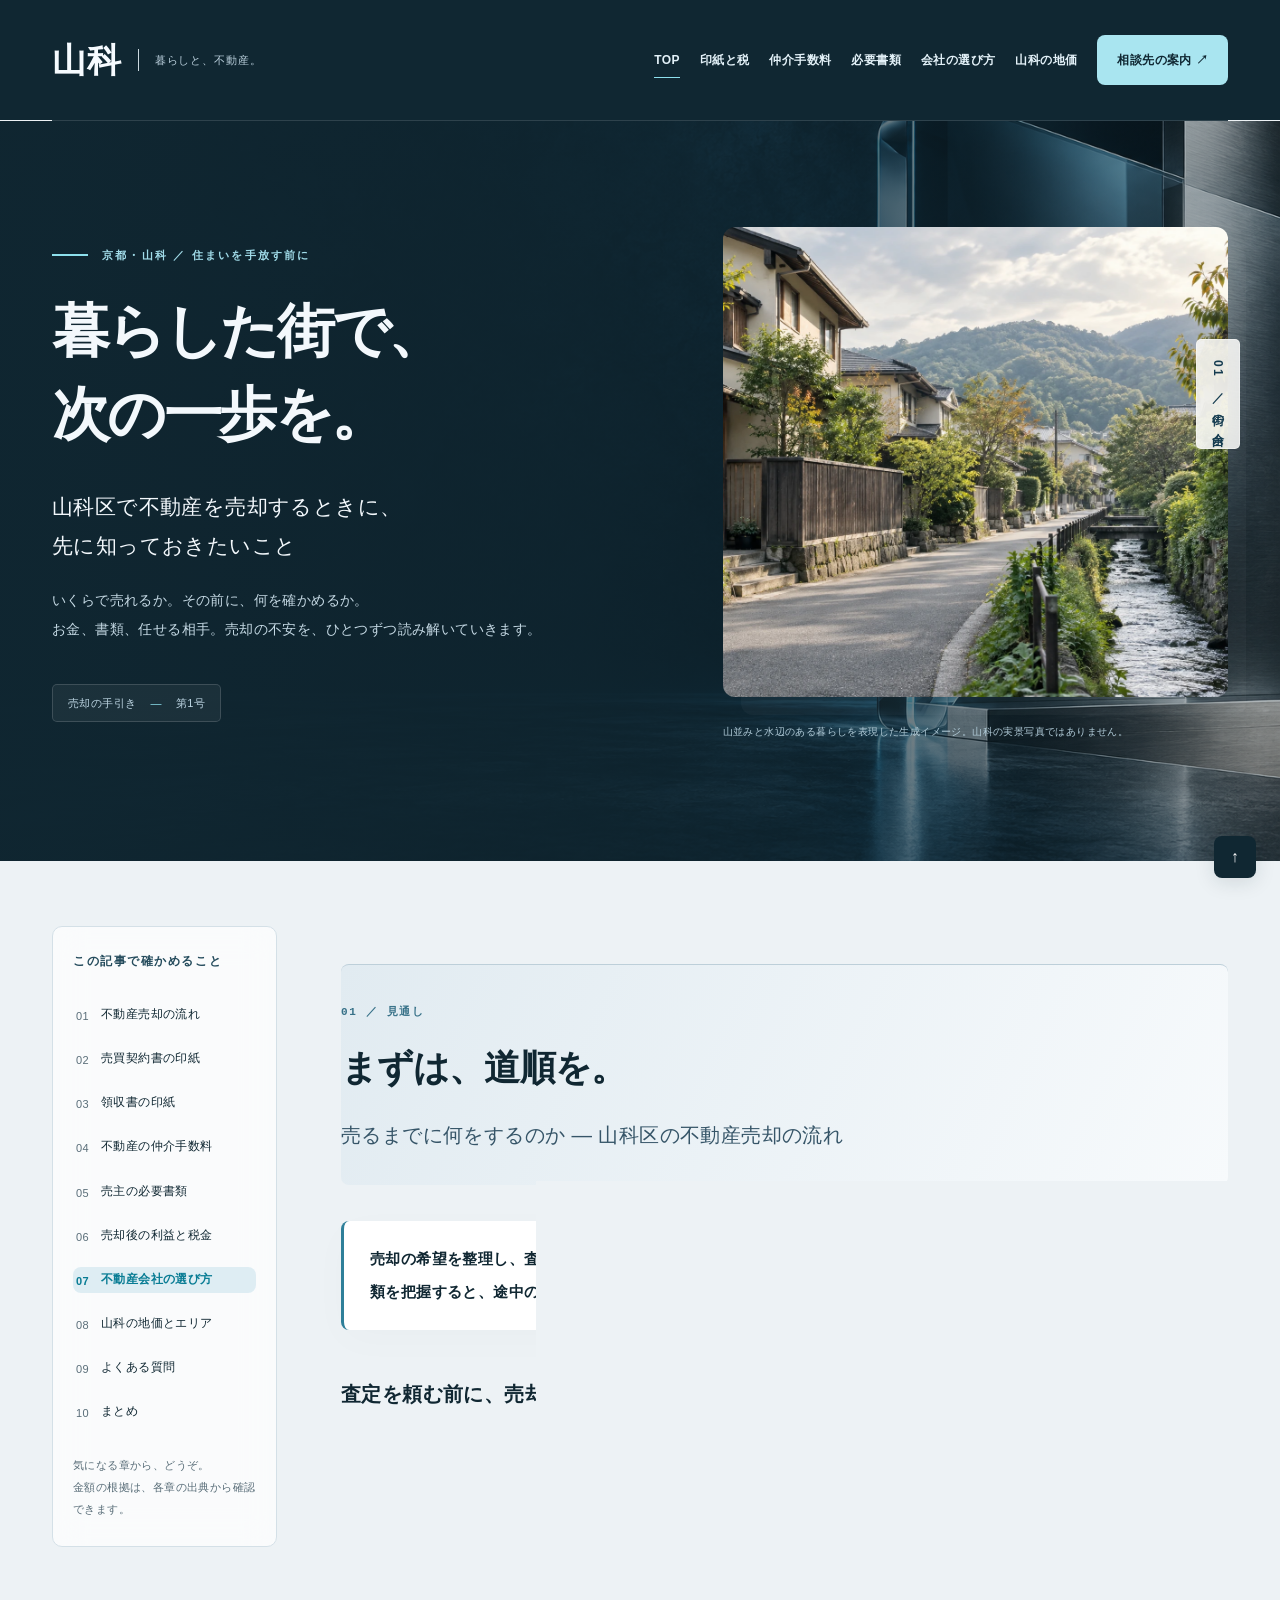
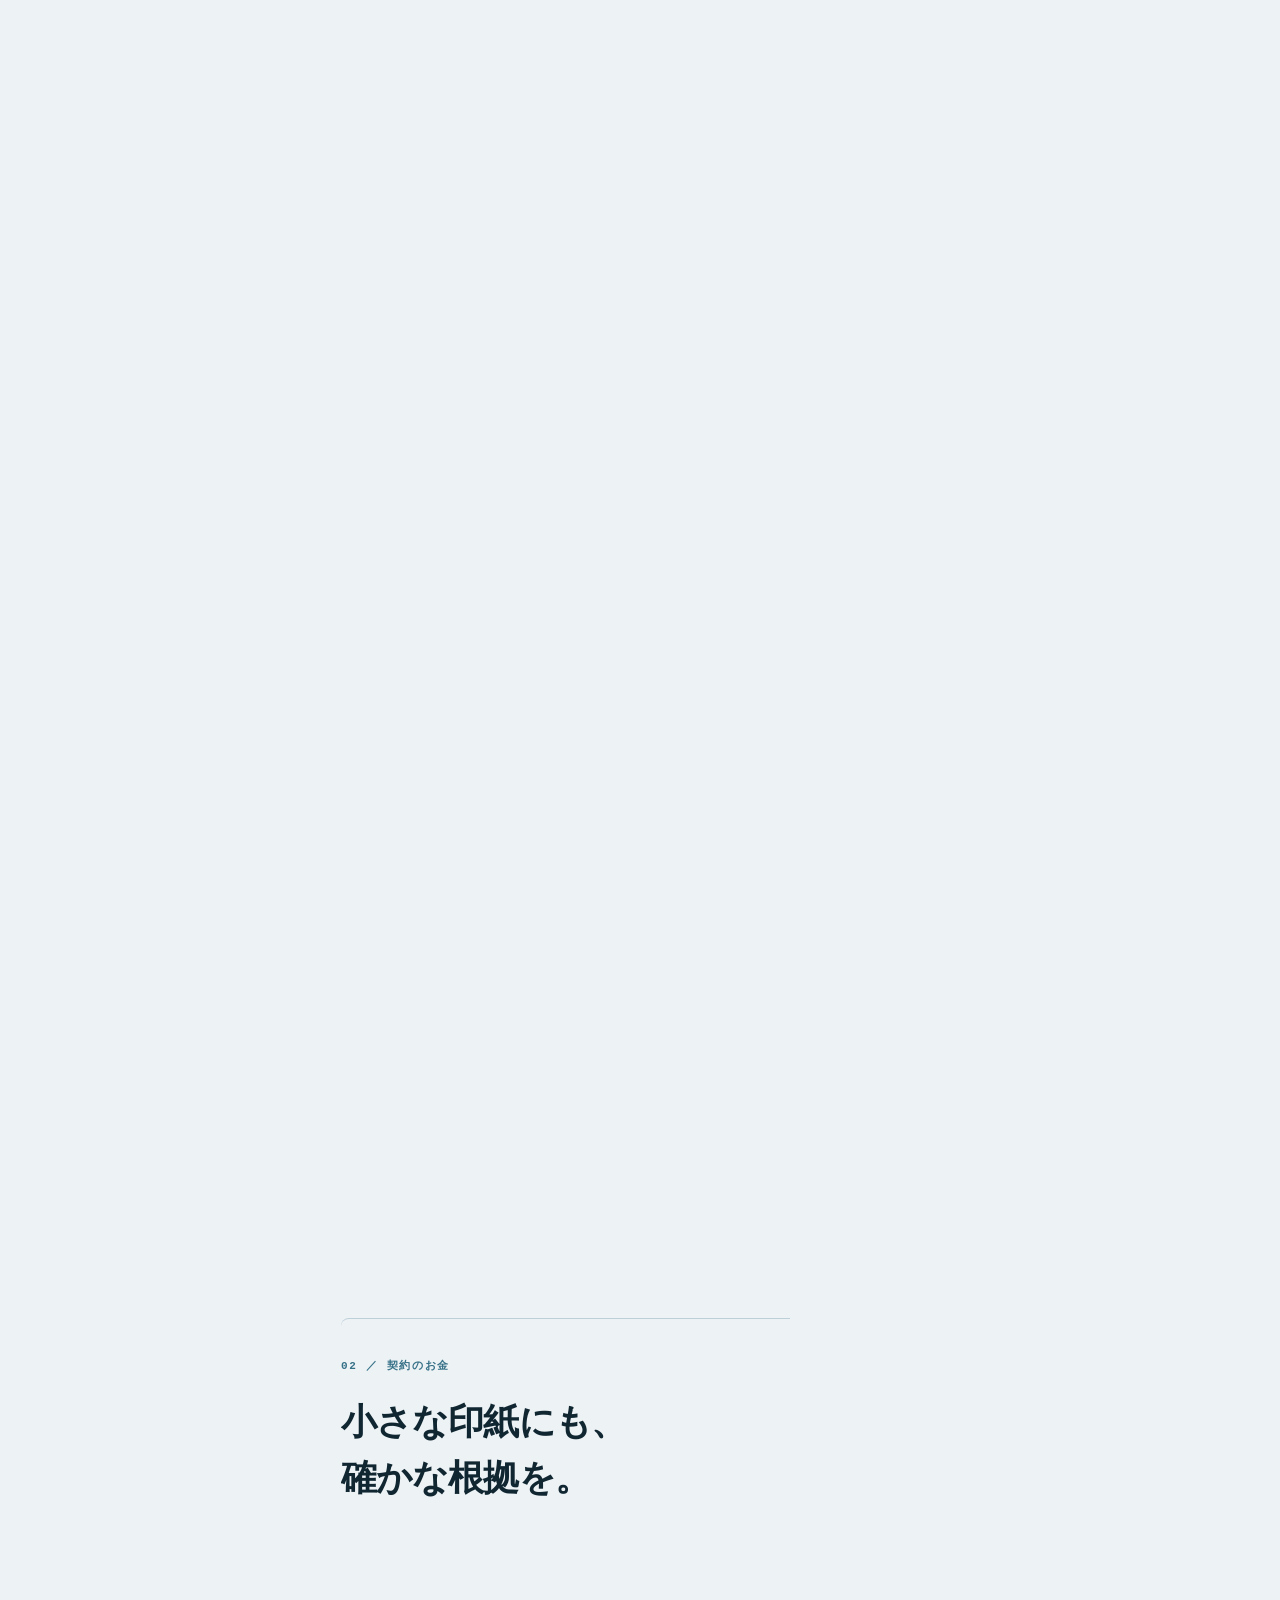
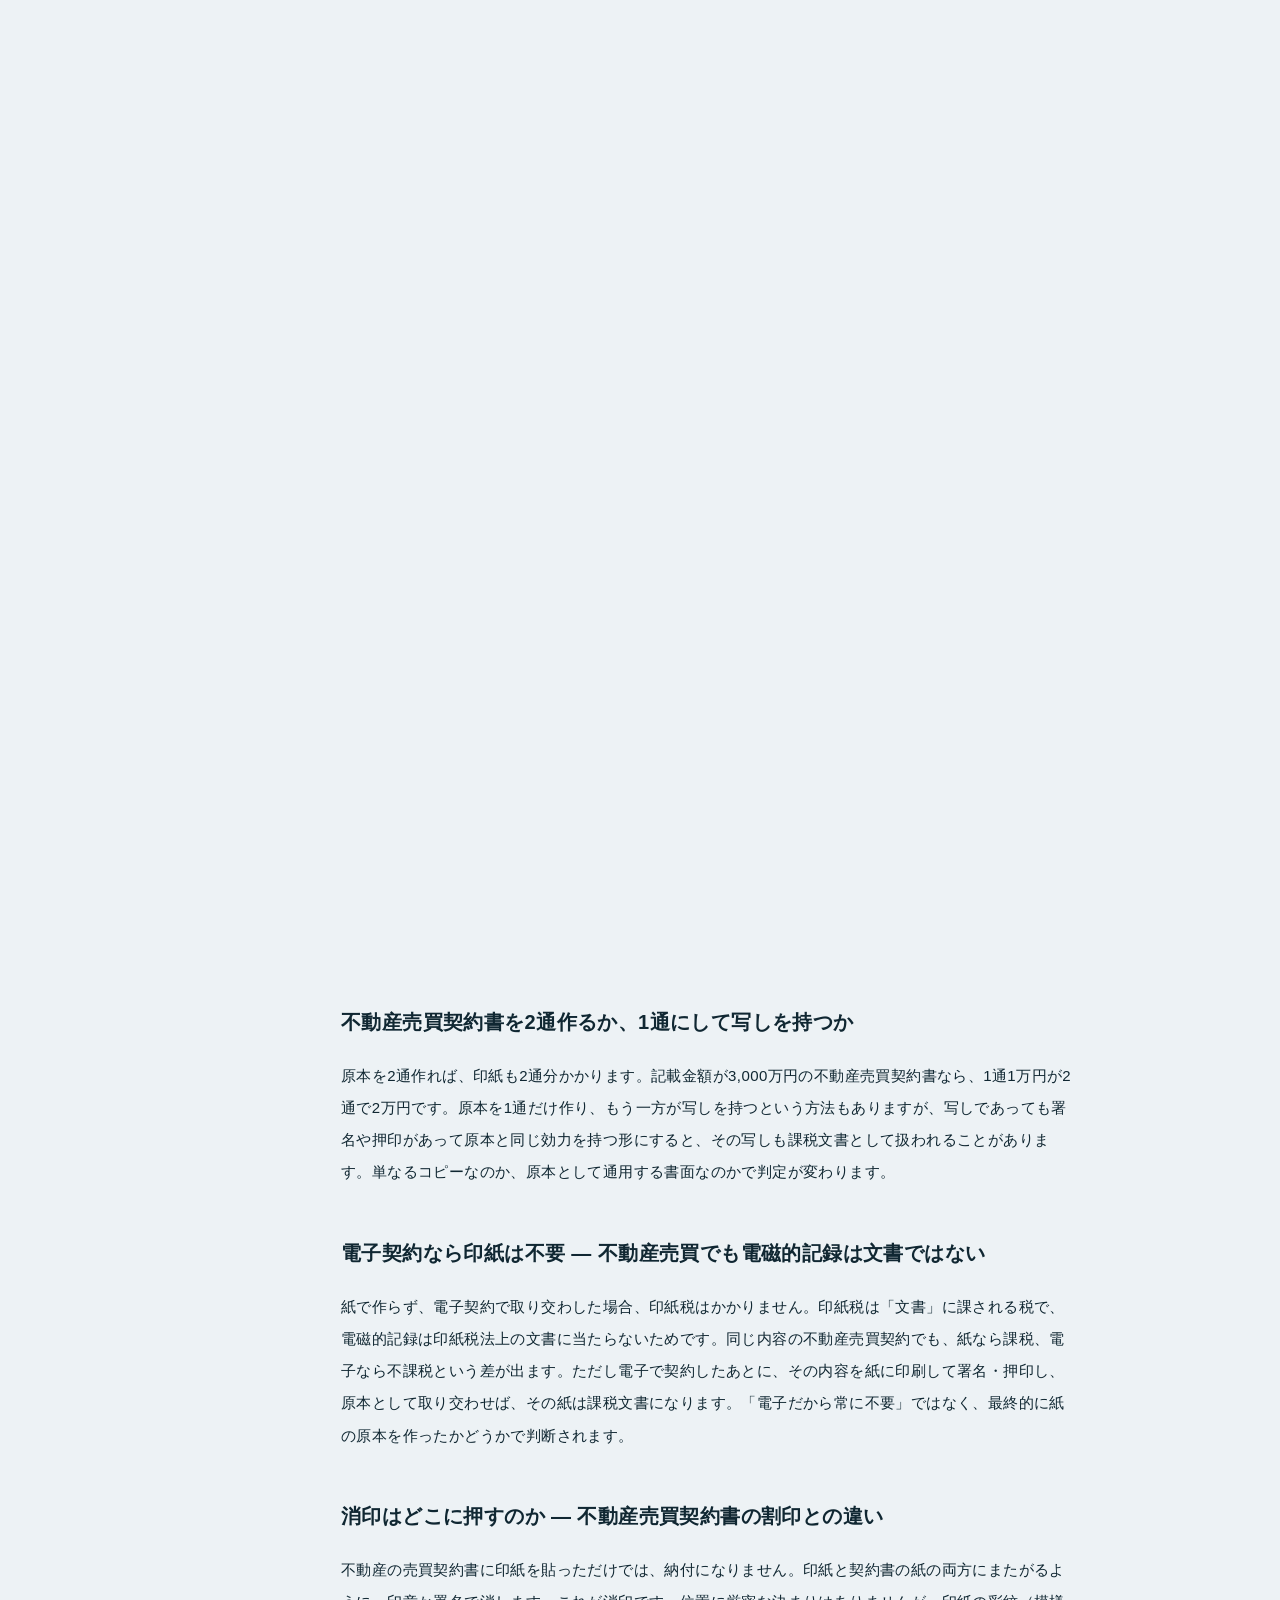
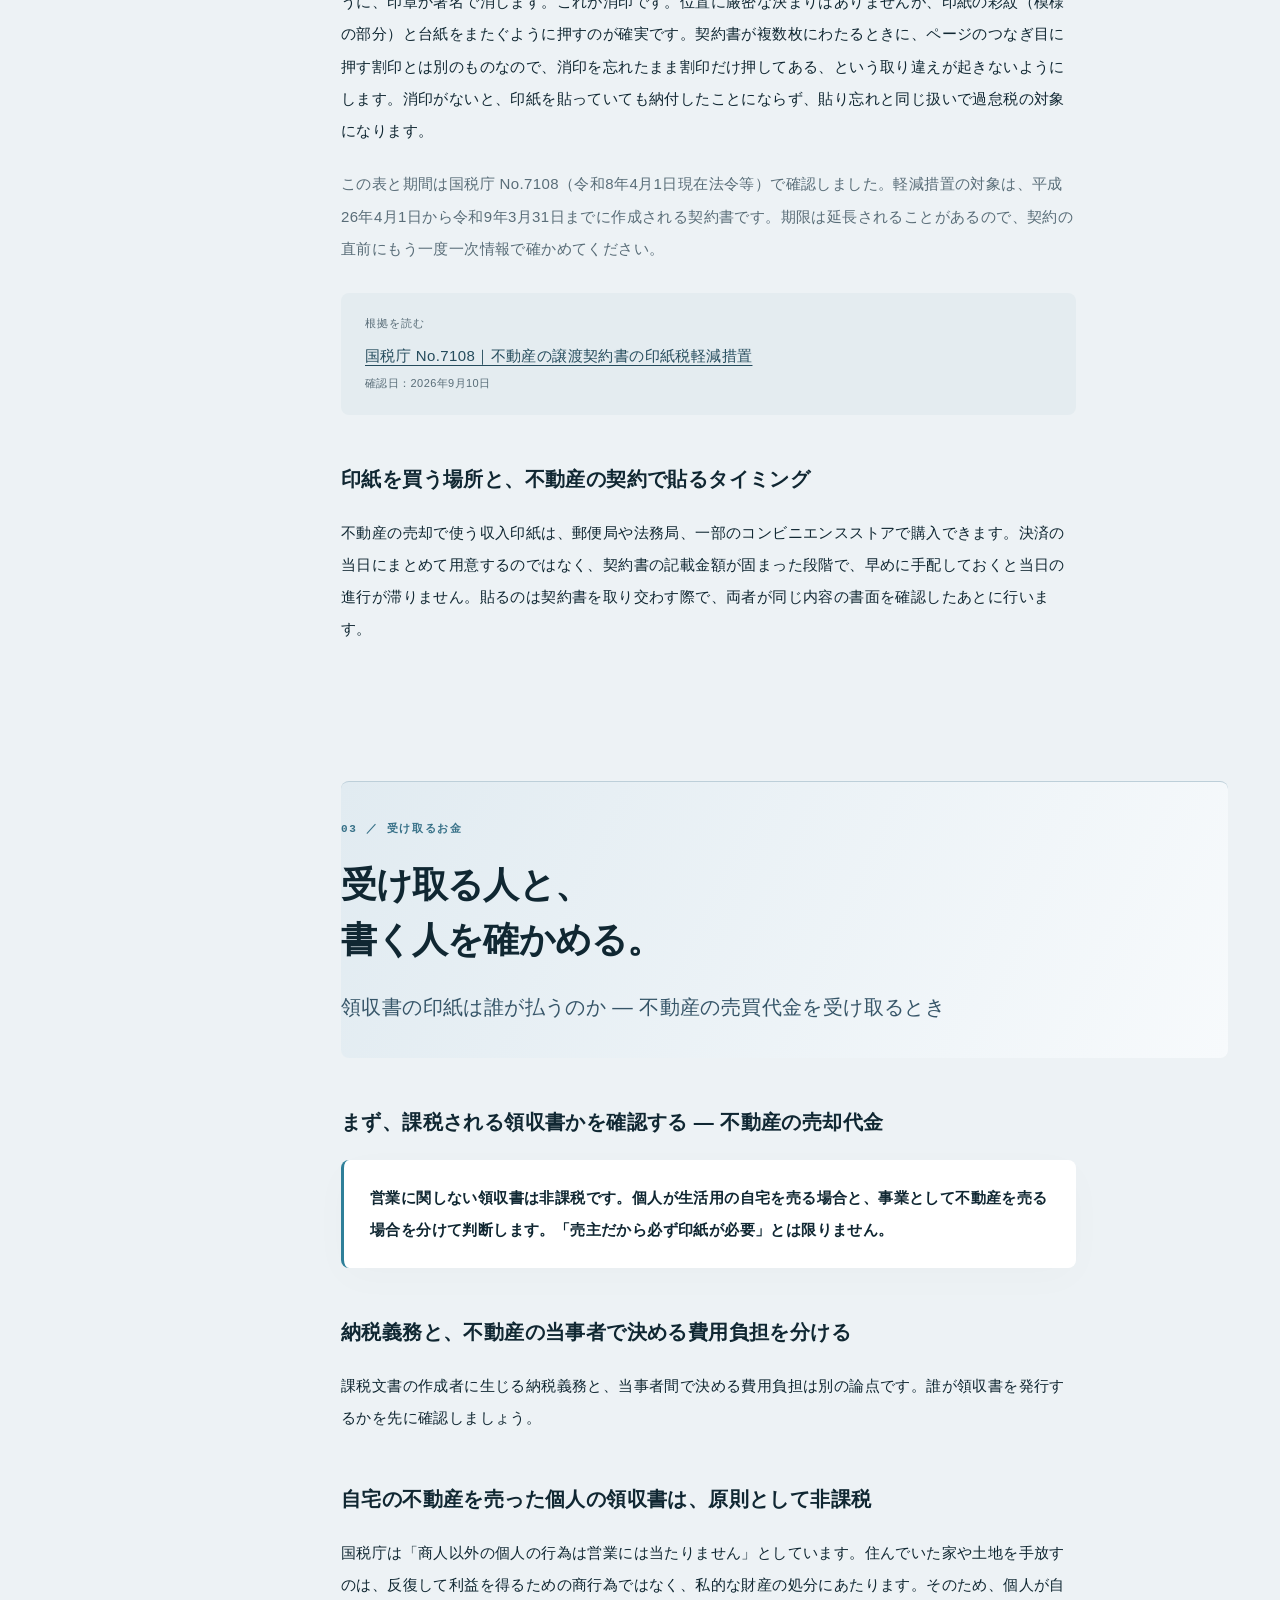
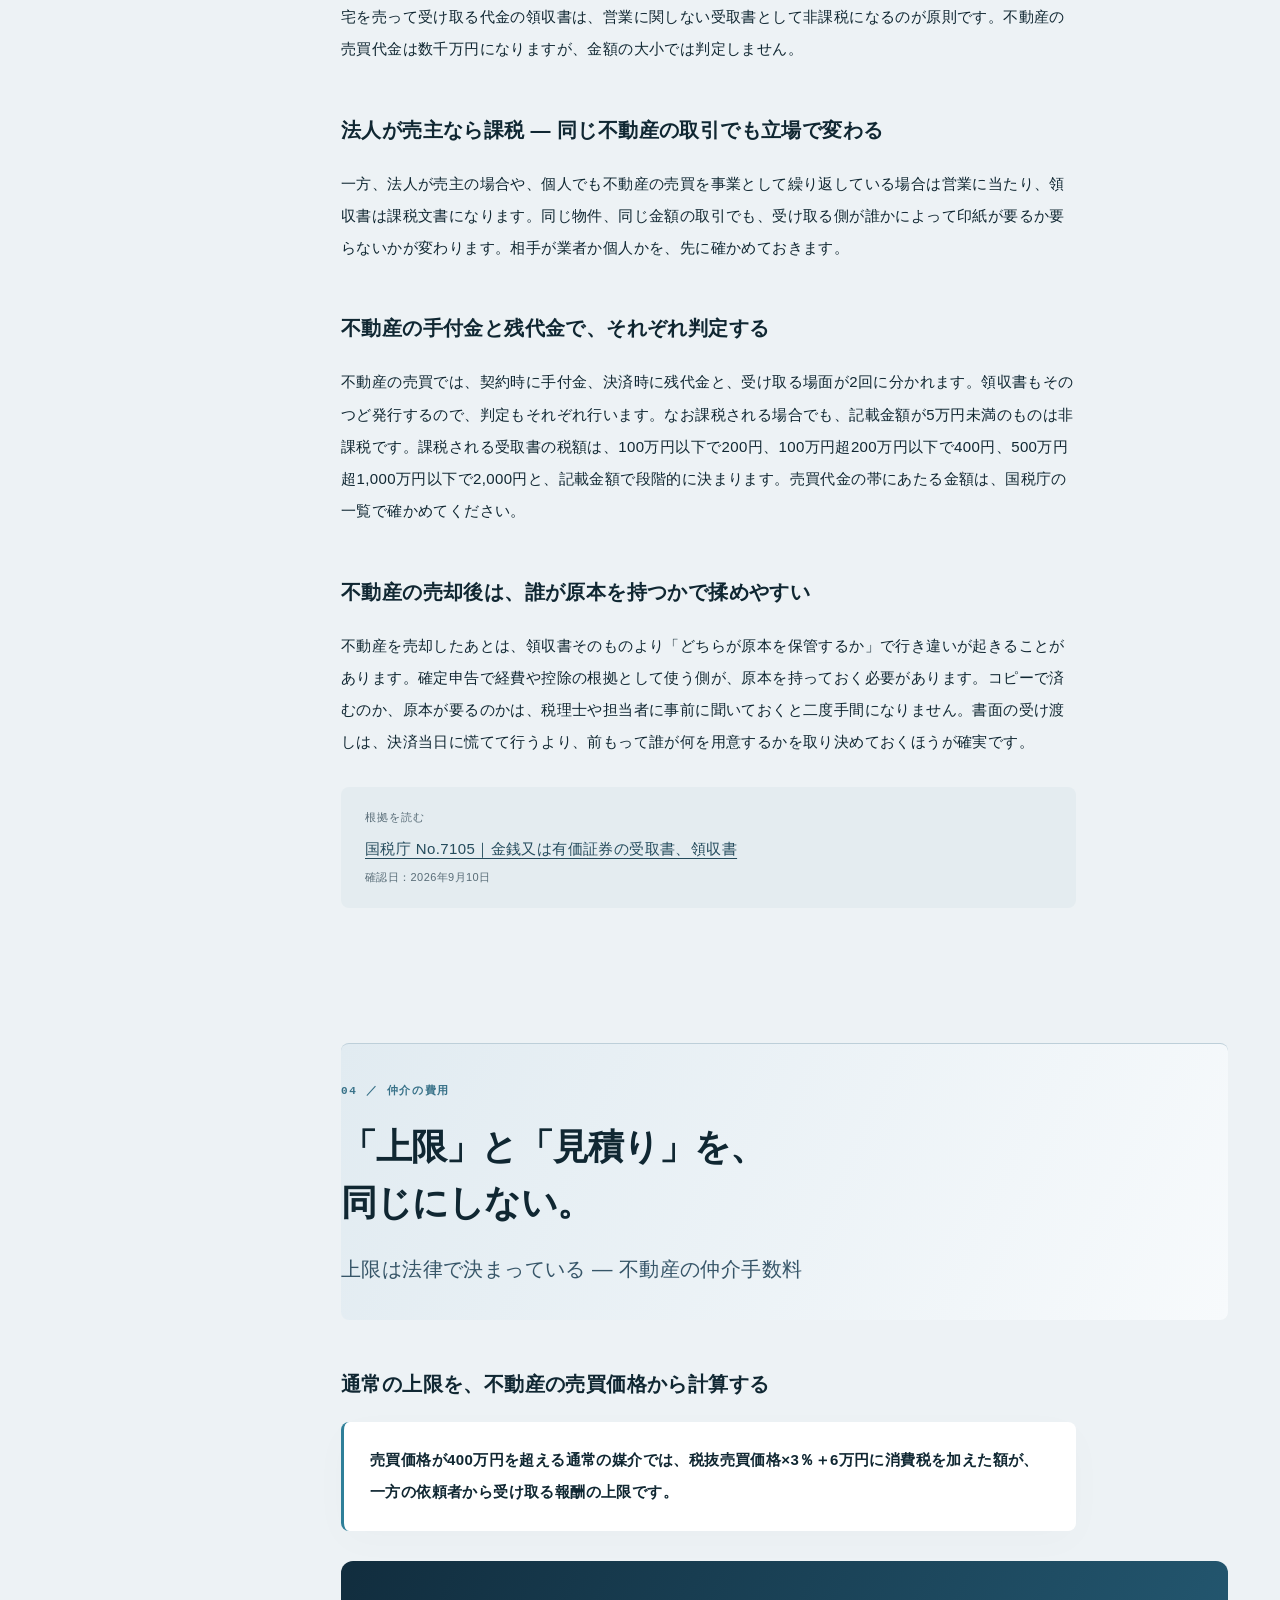
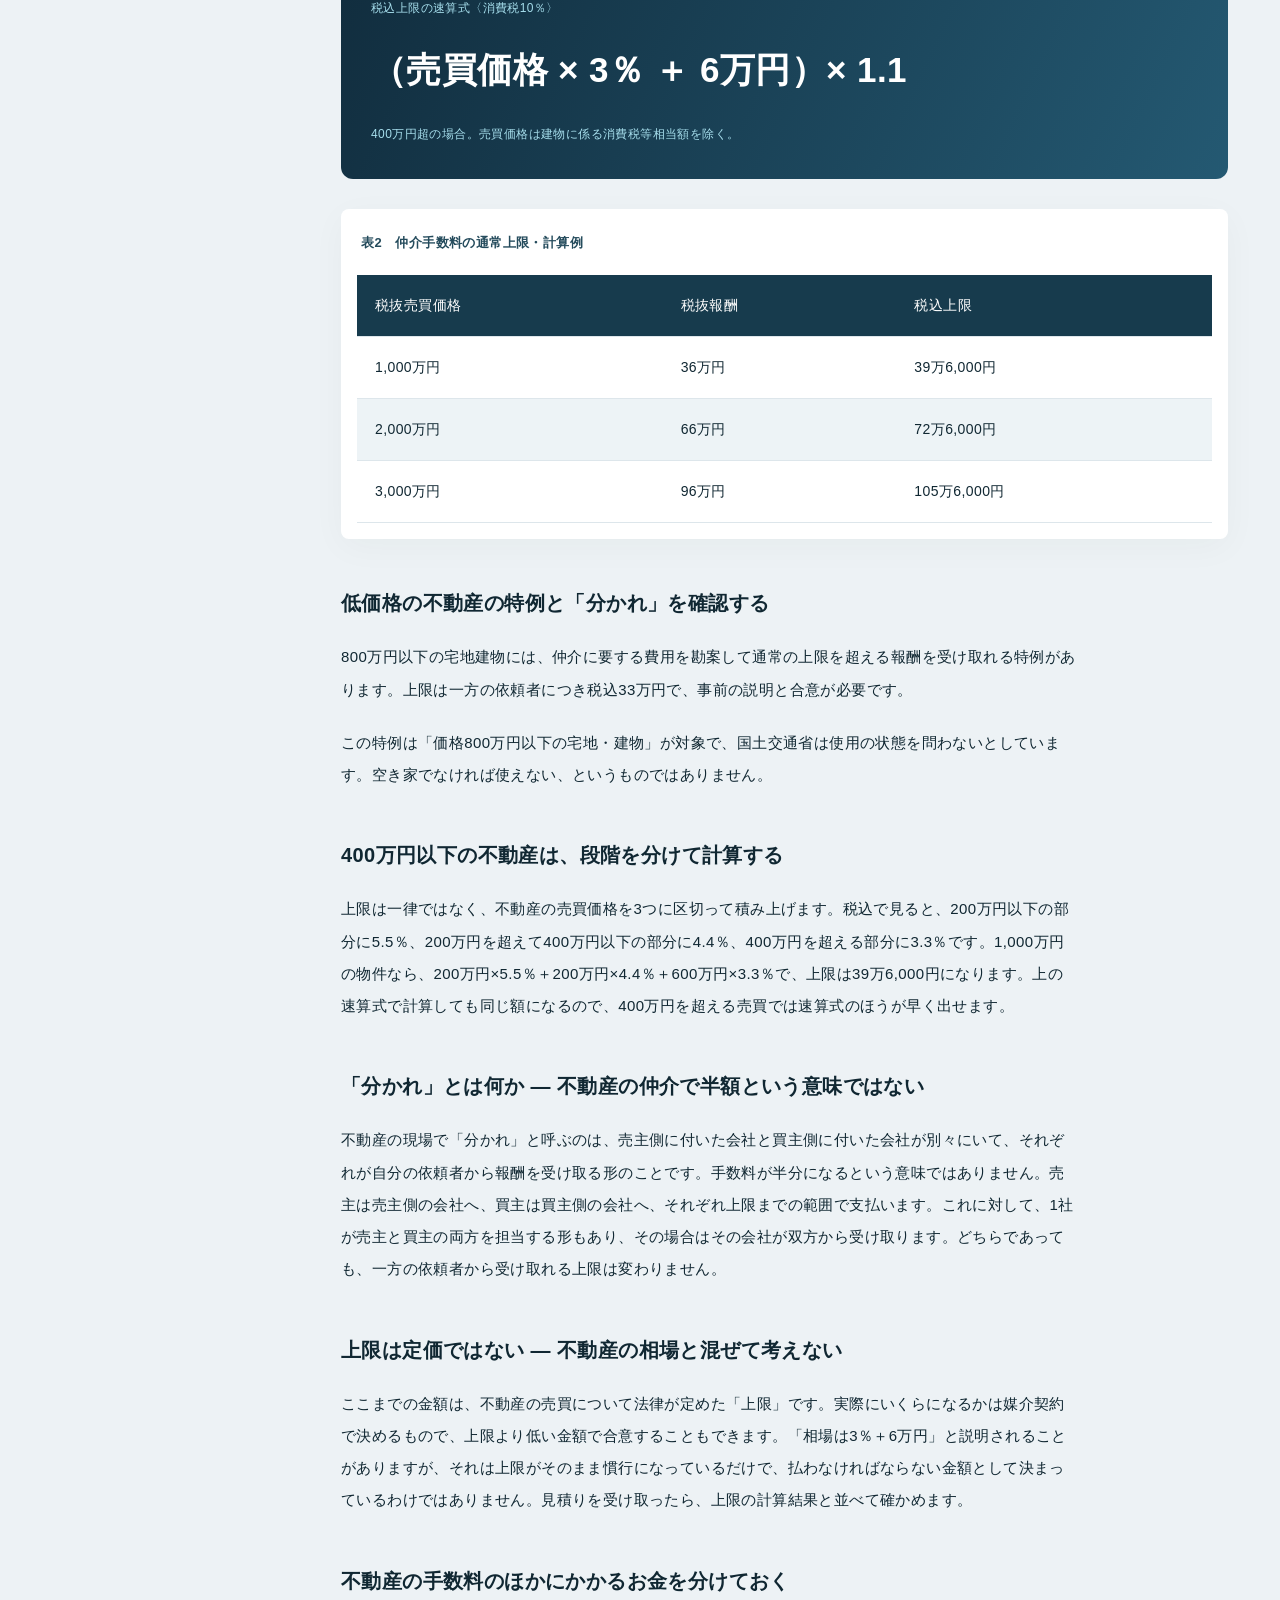
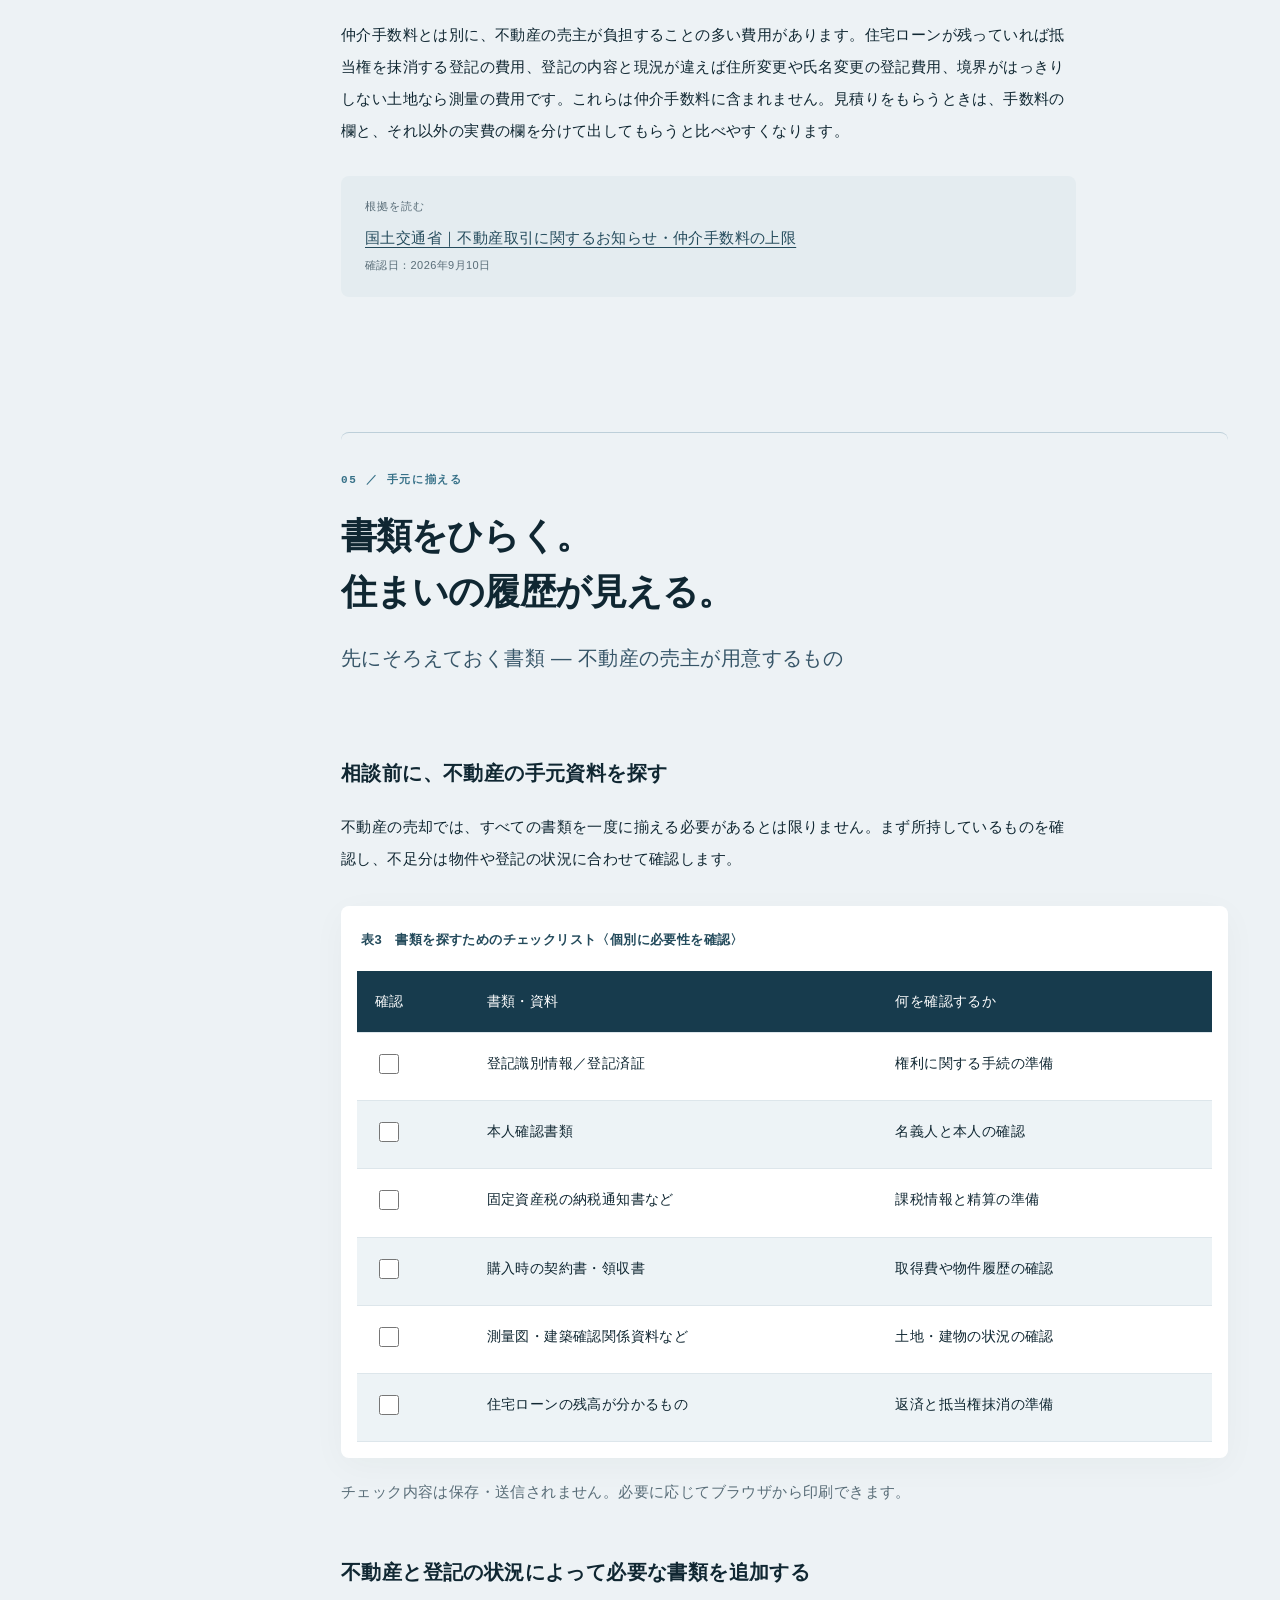
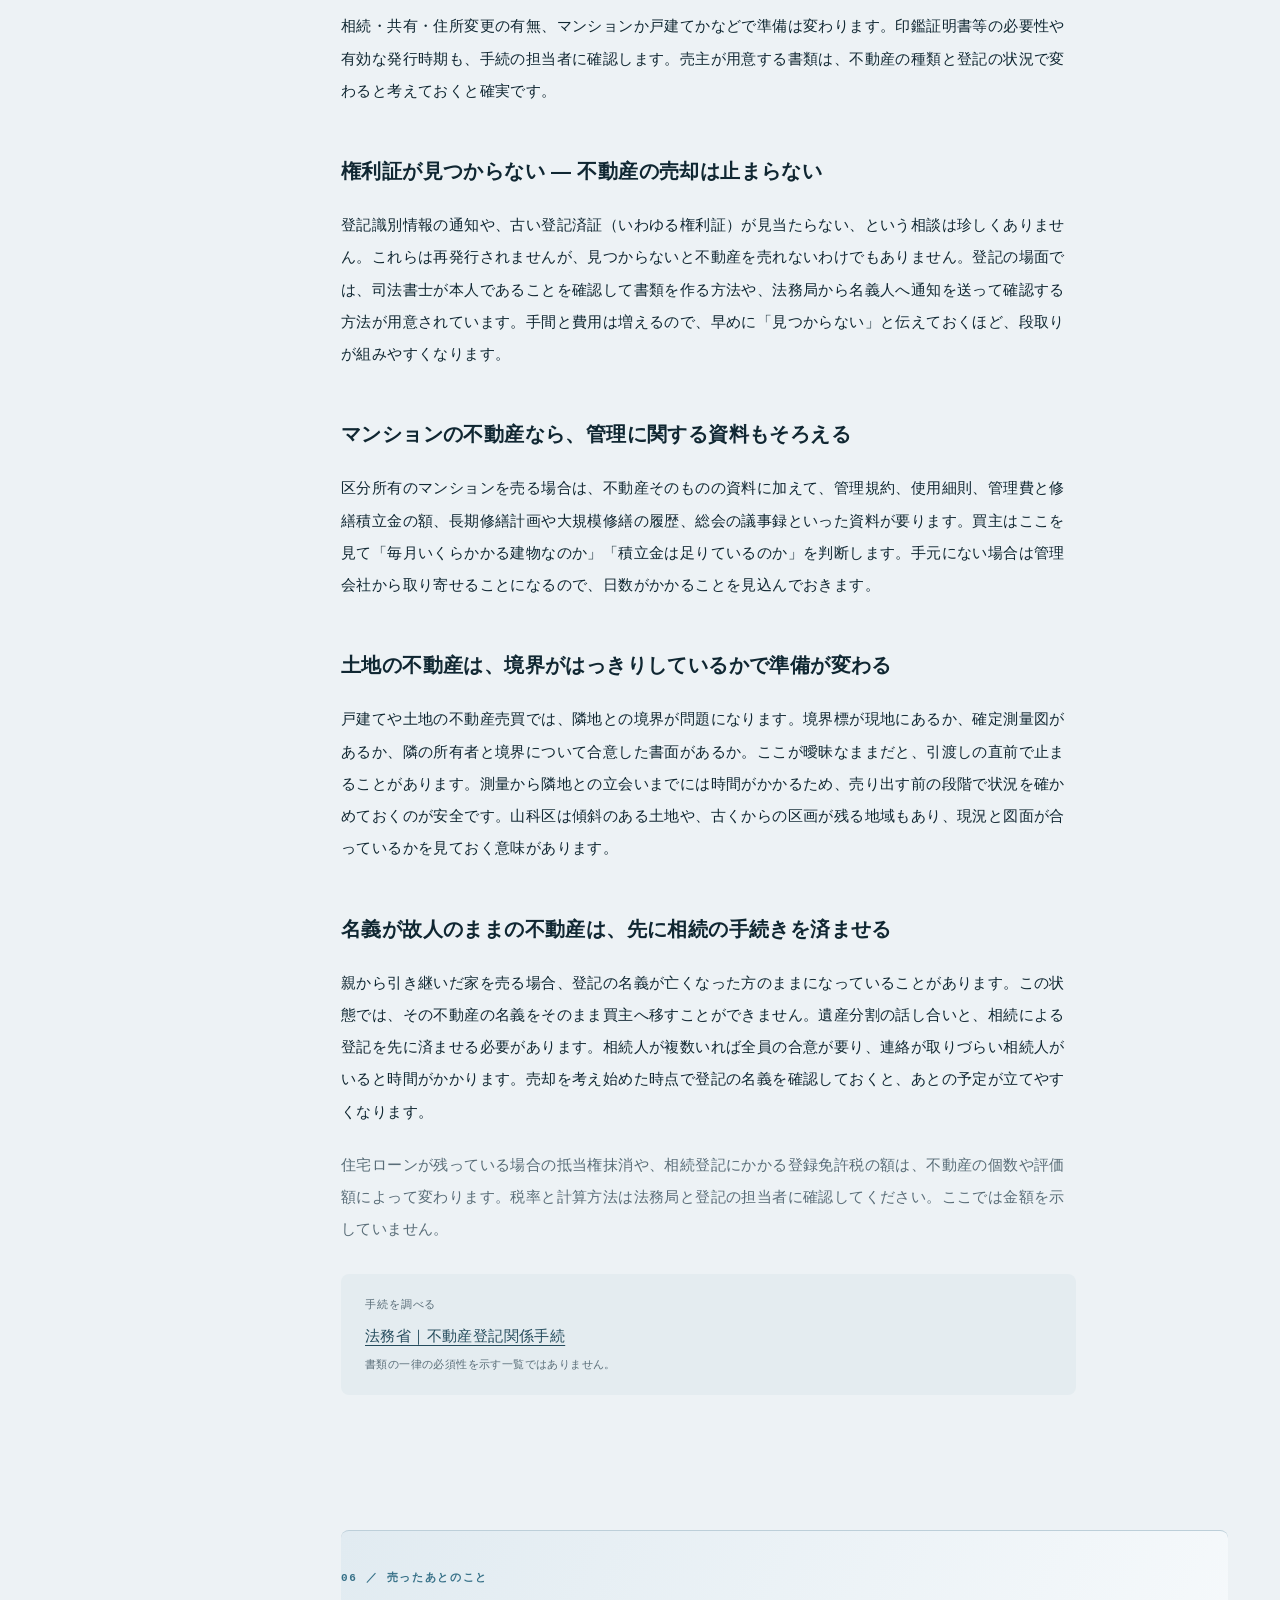
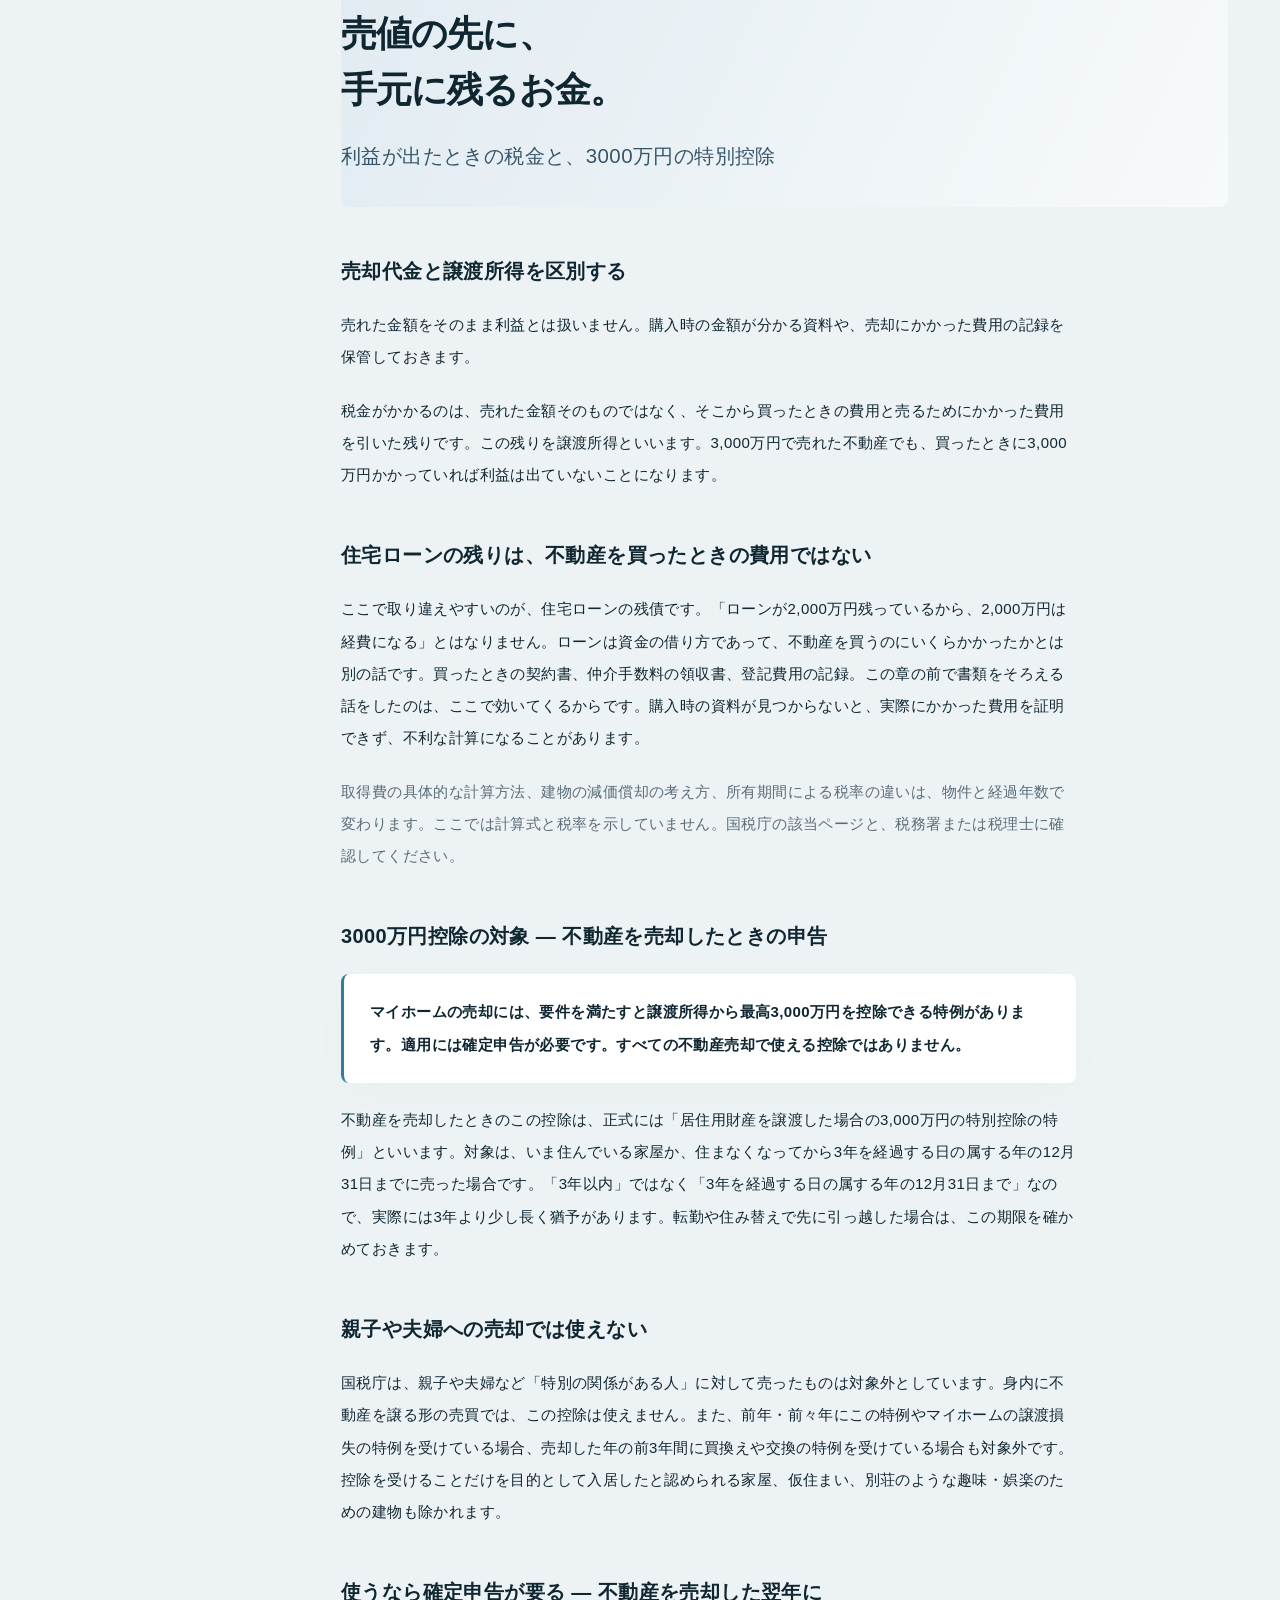
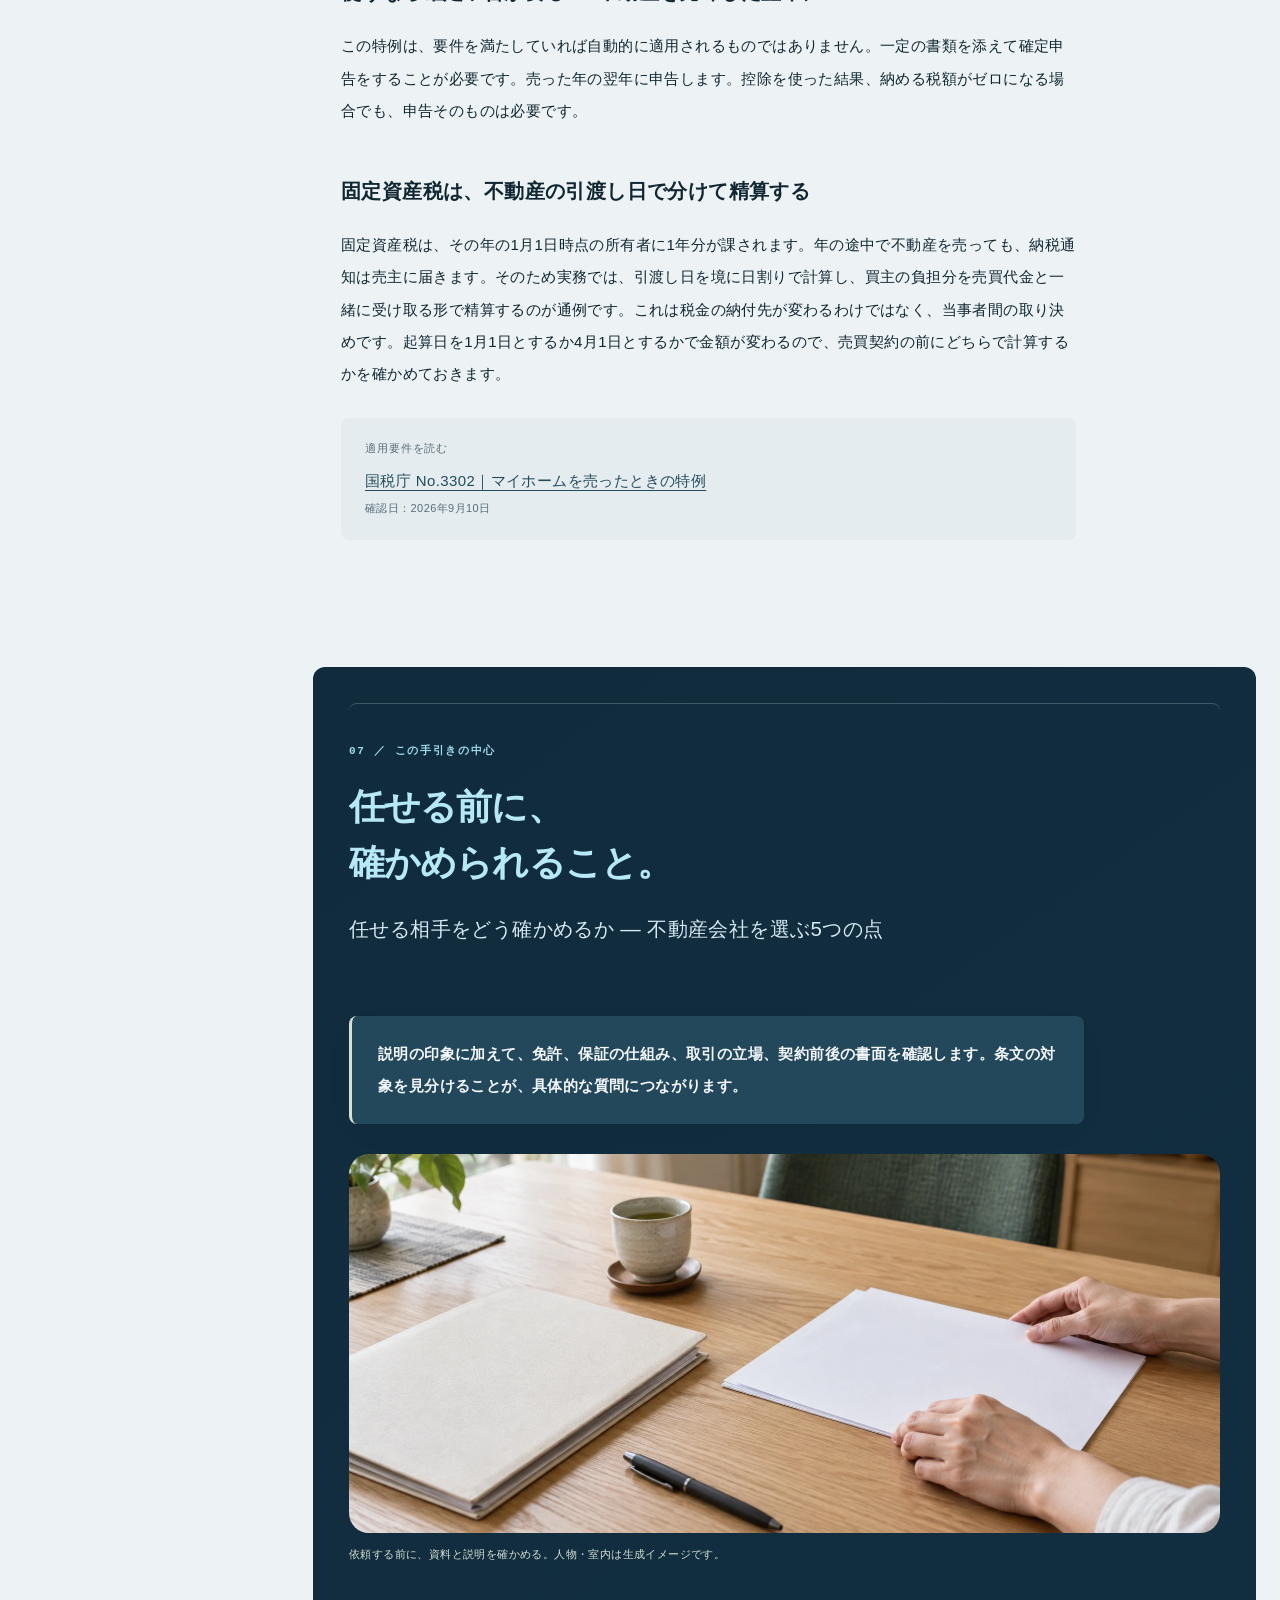
<file: index.html>
<!doctype html>
<html lang="ja">
<head>
  <meta charset="utf-8">
  <meta name="viewport" content="width=device-width, initial-scale=1">
  
  <meta name="robots" content="index, follow, max-image-preview:large">
  <title>山科区で不動産を売却する前に、費用と書類と任せる会社を知っておく</title>
  <meta name="description" content="京都市山科区で家や土地を手放すとき、先に決まっているものが三つあります。売買契約書に貼る印紙の額、仲介手数料の上限、売主が用意する書類です。国税庁と国土交通省の一次情報にあたりながら、不動産会社の免許と保証の確かめ方、東野から小野までの地価の差まで、山科区の不動産売却でつまずきやすいところを順にたどります。">
  <link rel="stylesheet" href="誌面.css">
  <link rel="stylesheet" href="山科エディトリアル.css?v=20260912">
  <script src="誌面の動き.js" defer></script>
  <link rel="canonical" href="https://akatsuki-5648.github.io/yamashina-fudousan-seo/">
  <meta property="og:locale" content="ja_JP">
  <meta property="og:site_name" content="山科 暮らしと、不動産。">
  <meta property="og:type" content="website">
  <meta property="og:title" content="山科区で不動産を売却する前に、費用と書類と任せる会社を知っておく">
  <meta property="og:description" content="京都市山科区で家や土地を手放すとき、先に決まっているものが三つあります。売買契約書に貼る印紙の額、仲介手数料の上限、売主が用意する書類です。国税庁と国土交通省の一次情報にあたりながら、不動産会社の免許と保証の確かめ方、東野から小野までの地価の差まで、山科区の不動産売却でつまずきやすいところを順にたどります。">
  <meta property="og:url" content="https://akatsuki-5648.github.io/yamashina-fudousan-seo/">
  <meta property="og:image" content="https://akatsuki-5648.github.io/yamashina-fudousan-seo/images/og-top.jpg">
  <meta property="og:image:width" content="1200">
  <meta property="og:image:height" content="630">
  <meta property="og:image:alt" content="山科区で不動産を売却するときの暮らしを表した、山並みと水辺のある住宅街">
  <meta name="twitter:card" content="summary_large_image">
  <meta name="twitter:title" content="山科区で不動産を売却する前に、費用と書類と任せる会社を知っておく">
  <meta name="twitter:description" content="京都市山科区で家や土地を手放すとき、先に決まっているものが三つあります。売買契約書に貼る印紙の額、仲介手数料の上限、売主が用意する書類です。国税庁と国土交通省の一次情報にあたりながら、不動産会社の免許と保証の確かめ方、東野から小野までの地価の差まで、山科区の不動産売却でつまずきやすいところを順にたどります。">
  <meta name="twitter:image" content="https://akatsuki-5648.github.io/yamashina-fudousan-seo/images/og-top.jpg">
  <meta name="twitter:image:alt" content="山科区で不動産を売却するときの暮らしを表した、山並みと水辺のある住宅街">
  <meta name="theme-color" content="#102732">
  <link rel="manifest" href="./site.webmanifest">
  <link rel="apple-touch-icon" href="./apple-touch-icon.png?v=20260912b">
  <link rel="icon" href="./favicon.ico?v=20260912b" sizes="any">
  <link rel="icon" type="image/png" sizes="32x32" href="./favicon-32x32.png?v=20260912b">
  <script type="application/ld+json">
{
 "@context": "https://schema.org",
 "@graph": [
  {
   "@type": "Organization",
   "@id": "https://akatsuki-5648.github.io/yamashina-fudousan-seo/#org",
   "name": "山科 暮らしと、不動産。",
   "url": "https://akatsuki-5648.github.io/yamashina-fudousan-seo/"
  },
  {
   "@type": "WebSite",
   "@id": "https://akatsuki-5648.github.io/yamashina-fudousan-seo/#website",
   "url": "https://akatsuki-5648.github.io/yamashina-fudousan-seo/",
   "name": "山科 暮らしと、不動産。",
   "inLanguage": "ja",
   "publisher": {
    "@id": "https://akatsuki-5648.github.io/yamashina-fudousan-seo/#org"
   }
  },
  {
   "@type": "BreadcrumbList",
   "@id": "https://akatsuki-5648.github.io/yamashina-fudousan-seo/#breadcrumb",
   "itemListElement": [
    {
     "@type": "ListItem",
     "position": 1,
     "name": "TOP",
     "item": "https://akatsuki-5648.github.io/yamashina-fudousan-seo/"
    }
   ]
  },
  {
   "@type": "Article",
   "@id": "https://akatsuki-5648.github.io/yamashina-fudousan-seo/#article",
   "headline": "山科区で不動産を売却する前に、費用と書類と任せる会社を知っておく",
   "description": "京都市山科区で家や土地を手放すとき、先に決まっているものが三つあります。売買契約書に貼る印紙の額、仲介手数料の上限、売主が用意する書類です。国税庁と国土交通省の一次情報にあたりながら、不動産会社の免許と保証の確かめ方、東野から小野までの地価の差まで、山科区の不動産売却でつまずきやすいところを順にたどります。",
   "image": "https://akatsuki-5648.github.io/yamashina-fudousan-seo/images/og-top.jpg",
   "datePublished": "2026-09-12",
   "dateModified": "2026-09-12",
   "inLanguage": "ja",
   "isPartOf": {
    "@id": "https://akatsuki-5648.github.io/yamashina-fudousan-seo/#website"
   },
   "publisher": {
    "@id": "https://akatsuki-5648.github.io/yamashina-fudousan-seo/#org"
   },
   "mainEntityOfPage": {
    "@id": "https://akatsuki-5648.github.io/yamashina-fudousan-seo/"
   }
  }
 ]
}
  </script>
</head>
<body class="page-top">
  <a class="skip" href="#article">本文へ進む</a>
  <header class="masthead wrap">
    <a class="wordmark" href="#top" aria-label="記事の先頭へ">山科<span>暮らしと、不動産。</span></a>
    
    <nav aria-label="サイト内の案内"><a href="./" aria-current="page">TOP</a><a href="inshi/">印紙と税</a><a href="tesuryo/">仲介手数料</a><a href="shorui/">必要書類</a><a href="kaisha/">会社の選び方</a><a href="chika/">山科の地価</a><a class="nav-cta" href="soudan/">相談先の案内 <span aria-hidden="true">↗</span></a></nav>
  </header>
  <main id="top">
    <article id="article">
      <header class="cover wrap">
        <div class="cover-copy">
          <p class="eyebrow">京都・山科 ／ 住まいを手放す前に</p>
          <p class="display-copy">暮らした街で、<br>次の一歩を。</p>
          <h1>山科区で不動産を売却するときに、<br class="desktop-break">先に知っておきたいこと</h1>
          <p class="lead">いくらで売れるか。その前に、何を確かめるか。<br>お金、書類、任せる相手。売却の不安を、ひとつずつ読み解いていきます。</p>
          <p class="cover-meta">売却の手引き <span aria-hidden="true">—</span> 第1号</p>
        </div>
        <figure class="cover-image image-slot">
          <img src="images/01-yamashina-waterside.webp" width="1513" height="1040" alt="山科区で不動産を売却するときの暮らしを表した、山並みと水辺のある住宅街" fetchpriority="high">
          <span class="image-label">01 ／ 街の余白</span>
          <figcaption>山並みと水辺のある暮らしを表現した生成イメージ。山科の実景写真ではありません。</figcaption>
        </figure>
      </header>

      <div class="reading-layout wrap">
        <aside class="contents">
          <nav aria-label="目次">
            <p class="eyebrow">この記事で確かめること</p>
            <ol>
              <li><a href="#flow">不動産売却の流れ</a></li><li><a href="#stamp">売買契約書の印紙</a></li>
              <li><a href="#receipt">領収書の印紙</a></li><li><a href="#fee">不動産の仲介手数料</a></li>
              <li><a href="#documents">売主の必要書類</a></li><li><a href="#tax">売却後の利益と税金</a></li>
              <li class="contents-core"><a href="#company">不動産会社の選び方</a></li><li><a href="#area">山科の地価とエリア</a></li>
              <li><a href="#faq">よくある質問</a></li><li><a href="#summary">まとめ</a></li>
            </ol>
          </nav>
          <p class="aside-note">気になる章から、どうぞ。<br>金額の根拠は、各章の出典から確認できます。</p>
        </aside>

        <div class="article-body">
          <section class="chapter" id="flow" aria-labelledby="flow-title">
            <header class="chapter-heading"><p class="kicker">01 ／ 見通し</p><p class="chapter-copy">まずは、道順を。</p><h2 id="flow-title">売るまでに何をするのか ― 山科区の不動産売却の流れ</h2></header>
            <p class="answer">売却の希望を整理し、査定・媒介契約・売出し・売買契約・決済と引渡しへ。最初に費用と必要書類を把握すると、途中の判断がしやすくなります。</p>
            <h3>査定を頼む前に、売却の条件を整理する</h3>
            <p>いつまでに売りたいか、住み替えの予定はあるか、住宅ローンは残っているか。希望価格とともに、動かせない条件をメモしておきます。ここが決まっていないと、複数の会社から出てきた査定額を並べても、どれを選べばよいのか判断がつきません。</p>
            <p>相続した家、共有名義の土地、住み替えを前提にした売却では、始める前に整えるものが変わります。相続なら名義が誰になっているか、共有ならほかの持ち主の意向はどうか。山科区で不動産を売却する場合も、この確認を先にしておくと、あとで止まりません。</p>
            <p>もうひとつ、不動産の査定額と、実際に売却できる値段は別のものです。査定は「この条件ならこのくらいで売り出せる」という見立てであって、買い手がその金額で申し込むことを約束するものではありません。高い査定額を出した会社が、高く売ってくれる会社とは限らない。なぜその金額になったのか、根拠を聞いて確かめます。</p>
            <h3>契約から引渡しまでの節目 ― 不動産売却で動く場面</h3>
            <ol class="flow-list"><li><strong>相談・査定</strong><span>希望条件と物件の状況を伝える</span></li><li><strong>媒介契約・売出し</strong><span>依頼内容と報酬を確認する</span></li><li><strong>売買契約</strong><span>代金・期限・解除条件を確認する</span></li><li><strong>決済・引渡し</strong><span>残代金、登記、鍵の引渡しを整える</span></li></ol>
            <p>不動産の売買では、売主が動く場面と、待つ場面がはっきり分かれます。売り出してから買い手が現れるまでの期間は読めませんが、申し込みが入ってから決済までは、おおむね1か月前後で進みます。この間に用意する書類と費用が決まっているので、先に把握しておくと慌てません。</p>
            <h3>媒介契約は3つある ― 不動産売却の報酬と期間の決まり方</h3>
            <p>会社に売却を任せるときに結ぶのが媒介契約です。専属専任媒介・専任媒介・一般媒介の3つがあり、他社にも同時に頼めるか、自分で見つけた相手と直接契約できるか、報告の頻度はどうか、という点が違います。どれを選んでも仲介手数料の上限は変わりませんが、売却の進み方と、途中で会社を変えられるかどうかが変わります。</p>
            <h3>決済の日に司法書士が同席する理由 ― 不動産の登記と代金</h3>
            <p>不動産の売却で残代金を受け取る日には、司法書士が同席するのが通例です。代金の支払いと、所有権を移す登記の申請を、同じ日に確実につなぐためです。売主から見れば「お金を受け取る前に名義だけ移ってしまう」ことを避ける仕組みで、買主から見れば「代金を払ったのに登記が入らない」ことを避ける仕組みでもあります。住宅ローンが残っている場合は、この日に抵当権を抹消する手続きも同時に行います。</p>
          </section>

          <section class="chapter" id="stamp" aria-labelledby="stamp-title">
            <header class="chapter-heading"><p class="kicker">02 ／ 契約のお金</p><p class="chapter-copy">小さな印紙にも、<br>確かな根拠を。</p><h2 id="stamp-title">いくらの印紙を貼るのか ― 不動産売買契約書の場合</h2></header>
            <p class="answer">紙の不動産売買契約書の印紙税は、記載金額で変わります。下表は2027年3月31日までに作成される契約書に対する軽減税額の抜粋です。</p>
            <h3>記載金額に応じた印紙税額 ― 不動産の売買契約書で確認する</h3>
            <div class="table-scroll" role="region" aria-label="印紙税額の表。狭い画面では横にスクロールできます" tabindex="0"><table><caption>表1　不動産売買契約書の印紙税額〈軽減措置・抜粋〉</caption><thead><tr><th scope="col">契約書に記載された金額</th><th scope="col">1通当たりの税額</th></tr></thead><tbody>
              <tr><th scope="row">100万円超・500万円以下</th><td>1,000円</td></tr><tr><th scope="row">500万円超・1,000万円以下</th><td>5,000円</td></tr><tr><th scope="row">1,000万円超・5,000万円以下</th><td>10,000円</td></tr><tr><th scope="row">5,000万円超・1億円以下</th><td>30,000円</td></tr>
            </tbody></table></div>
            <p class="small">表にない金額帯・記載金額のない契約書は国税庁の一覧で確認してください。領収書には別の判定を使います。</p>
            <h3>誰が印紙代を払うのか ― 不動産の売主と買主で分ける</h3>
            <p>印紙税は、その課税文書を作成した人が納めます。不動産の売買契約書を売主と買主が1通ずつ持つ場合、それぞれが自分の1通に印紙を貼り、費用も半分ずつ負担するのが通例です。ただしこれは法律で決まった配分ではなく、契約でどう決めたかが優先されます。契約書の条項に負担の定めがあるか、売買契約の前に確かめておきます。</p>
            <h3>不動産売買契約書を2通作るか、1通にして写しを持つか</h3>
            <p>原本を2通作れば、印紙も2通分かかります。記載金額が3,000万円の不動産売買契約書なら、1通1万円が2通で2万円です。原本を1通だけ作り、もう一方が写しを持つという方法もありますが、写しであっても署名や押印があって原本と同じ効力を持つ形にすると、その写しも課税文書として扱われることがあります。単なるコピーなのか、原本として通用する書面なのかで判定が変わります。</p>
            <h3>電子契約なら印紙は不要 ― 不動産売買でも電磁的記録は文書ではない</h3>
            <p>紙で作らず、電子契約で取り交わした場合、印紙税はかかりません。印紙税は「文書」に課される税で、電磁的記録は印紙税法上の文書に当たらないためです。同じ内容の不動産売買契約でも、紙なら課税、電子なら不課税という差が出ます。ただし電子で契約したあとに、その内容を紙に印刷して署名・押印し、原本として取り交わせば、その紙は課税文書になります。「電子だから常に不要」ではなく、最終的に紙の原本を作ったかどうかで判断されます。</p>
            <h3>消印はどこに押すのか ― 不動産売買契約書の割印との違い</h3>
            <p>不動産の売買契約書に印紙を貼っただけでは、納付になりません。印紙と契約書の紙の両方にまたがるように、印章か署名で消します。これが消印です。位置に厳密な決まりはありませんが、印紙の彩紋（模様の部分）と台紙をまたぐように押すのが確実です。契約書が複数枚にわたるときに、ページのつなぎ目に押す割印とは別のものなので、消印を忘れたまま割印だけ押してある、という取り違えが起きないようにします。消印がないと、印紙を貼っていても納付したことにならず、貼り忘れと同じ扱いで過怠税の対象になります。</p>
            <p class="small">この表と期間は国税庁 No.7108（令和8年4月1日現在法令等）で確認しました。軽減措置の対象は、平成26年4月1日から令和9年3月31日までに作成される契約書です。期限は延長されることがあるので、契約の直前にもう一度一次情報で確かめてください。</p>
            <p class="source"><span>根拠を読む</span><a href="https://www.nta.go.jp/taxes/shiraberu/taxanswer/inshi/7108.htm">国税庁 No.7108｜不動産の譲渡契約書の印紙税軽減措置</a><small>確認日：2026年9月10日</small></p>
            <h3>印紙を買う場所と、不動産の契約で貼るタイミング</h3>
            <p>不動産の売却で使う収入印紙は、郵便局や法務局、一部のコンビニエンスストアで購入できます。決済の当日にまとめて用意するのではなく、契約書の記載金額が固まった段階で、早めに手配しておくと当日の進行が滞りません。貼るのは契約書を取り交わす際で、両者が同じ内容の書面を確認したあとに行います。</p>
          </section>

          <section class="chapter" id="receipt" aria-labelledby="receipt-title">
            <header class="chapter-heading"><p class="kicker">03 ／ 受け取るお金</p><p class="chapter-copy">受け取る人と、<br>書く人を確かめる。</p><h2 id="receipt-title">領収書の印紙は誰が払うのか ― 不動産の売買代金を受け取るとき</h2></header>
            <h3>まず、課税される領収書かを確認する ― 不動産の売却代金</h3>
            <p class="answer">営業に関しない領収書は非課税です。個人が生活用の自宅を売る場合と、事業として不動産を売る場合を分けて判断します。「売主だから必ず印紙が必要」とは限りません。</p>
            <h3>納税義務と、不動産の当事者で決める費用負担を分ける</h3>
            <p>課税文書の作成者に生じる納税義務と、当事者間で決める費用負担は別の論点です。誰が領収書を発行するかを先に確認しましょう。</p>
            <h3>自宅の不動産を売った個人の領収書は、原則として非課税</h3>
            <p>国税庁は「商人以外の個人の行為は営業には当たりません」としています。住んでいた家や土地を手放すのは、反復して利益を得るための商行為ではなく、私的な財産の処分にあたります。そのため、個人が自宅を売って受け取る代金の領収書は、営業に関しない受取書として非課税になるのが原則です。不動産の売買代金は数千万円になりますが、金額の大小では判定しません。</p>
            <h3>法人が売主なら課税 ― 同じ不動産の取引でも立場で変わる</h3>
            <p>一方、法人が売主の場合や、個人でも不動産の売買を事業として繰り返している場合は営業に当たり、領収書は課税文書になります。同じ物件、同じ金額の取引でも、受け取る側が誰かによって印紙が要るか要らないかが変わります。相手が業者か個人かを、先に確かめておきます。</p>
            <h3>不動産の手付金と残代金で、それぞれ判定する</h3>
            <p>不動産の売買では、契約時に手付金、決済時に残代金と、受け取る場面が2回に分かれます。領収書もそのつど発行するので、判定もそれぞれ行います。なお課税される場合でも、記載金額が5万円未満のものは非課税です。課税される受取書の税額は、100万円以下で200円、100万円超200万円以下で400円、500万円超1,000万円以下で2,000円と、記載金額で段階的に決まります。売買代金の帯にあたる金額は、国税庁の一覧で確かめてください。</p>
            <h3>不動産の売却後は、誰が原本を持つかで揉めやすい</h3>
            <p>不動産を売却したあとは、領収書そのものより「どちらが原本を保管するか」で行き違いが起きることがあります。確定申告で経費や控除の根拠として使う側が、原本を持っておく必要があります。コピーで済むのか、原本が要るのかは、税理士や担当者に事前に聞いておくと二度手間になりません。書面の受け渡しは、決済当日に慌てて行うより、前もって誰が何を用意するかを取り決めておくほうが確実です。</p>
            <p class="source"><span>根拠を読む</span><a href="https://www.nta.go.jp/taxes/shiraberu/taxanswer/inshi/7105.htm">国税庁 No.7105｜金銭又は有価証券の受取書、領収書</a><small>確認日：2026年9月10日</small></p>
          </section>

          <section class="chapter" id="fee" aria-labelledby="fee-title">
            <header class="chapter-heading"><p class="kicker">04 ／ 仲介の費用</p><p class="chapter-copy">「上限」と「見積り」を、<br>同じにしない。</p><h2 id="fee-title">上限は法律で決まっている ― 不動産の仲介手数料</h2></header>
            <h3>通常の上限を、不動産の売買価格から計算する</h3>
            <p class="answer">売買価格が400万円を超える通常の媒介では、税抜売買価格×3％＋6万円に消費税を加えた額が、一方の依頼者から受け取る報酬の上限です。</p>
            <div class="formula"><span>税込上限の速算式〈消費税10％〉</span><p>（売買価格 × 3％ ＋ 6万円）× 1.1</p><small>400万円超の場合。売買価格は建物に係る消費税等相当額を除く。</small></div>
            <div class="table-scroll" role="region" aria-label="仲介手数料計算表" tabindex="0"><table><caption>表2　仲介手数料の通常上限・計算例</caption><thead><tr><th scope="col">税抜売買価格</th><th scope="col">税抜報酬</th><th scope="col">税込上限</th></tr></thead><tbody><tr><th scope="row">1,000万円</th><td>36万円</td><td>39万6,000円</td></tr><tr><th scope="row">2,000万円</th><td>66万円</td><td>72万6,000円</td></tr><tr><th scope="row">3,000万円</th><td>96万円</td><td>105万6,000円</td></tr></tbody></table></div>
            <h3>低価格の不動産の特例と「分かれ」を確認する</h3>
            <p>800万円以下の宅地建物には、仲介に要する費用を勘案して通常の上限を超える報酬を受け取れる特例があります。上限は一方の依頼者につき税込33万円で、事前の説明と合意が必要です。</p>
            <p>この特例は「価格800万円以下の宅地・建物」が対象で、国土交通省は使用の状態を問わないとしています。空き家でなければ使えない、というものではありません。</p>
            <h3>400万円以下の不動産は、段階を分けて計算する</h3>
            <p>上限は一律ではなく、不動産の売買価格を3つに区切って積み上げます。税込で見ると、200万円以下の部分に5.5％、200万円を超えて400万円以下の部分に4.4％、400万円を超える部分に3.3％です。1,000万円の物件なら、200万円×5.5％＋200万円×4.4％＋600万円×3.3％で、上限は39万6,000円になります。上の速算式で計算しても同じ額になるので、400万円を超える売買では速算式のほうが早く出せます。</p>
            <h3>「分かれ」とは何か ― 不動産の仲介で半額という意味ではない</h3>
            <p>不動産の現場で「分かれ」と呼ぶのは、売主側に付いた会社と買主側に付いた会社が別々にいて、それぞれが自分の依頼者から報酬を受け取る形のことです。手数料が半分になるという意味ではありません。売主は売主側の会社へ、買主は買主側の会社へ、それぞれ上限までの範囲で支払います。これに対して、1社が売主と買主の両方を担当する形もあり、その場合はその会社が双方から受け取ります。どちらであっても、一方の依頼者から受け取れる上限は変わりません。</p>
            <h3>上限は定価ではない ― 不動産の相場と混ぜて考えない</h3>
            <p>ここまでの金額は、不動産の売買について法律が定めた「上限」です。実際にいくらになるかは媒介契約で決めるもので、上限より低い金額で合意することもできます。「相場は3％＋6万円」と説明されることがありますが、それは上限がそのまま慣行になっているだけで、払わなければならない金額として決まっているわけではありません。見積りを受け取ったら、上限の計算結果と並べて確かめます。</p>
            <h3>不動産の手数料のほかにかかるお金を分けておく</h3>
            <p>仲介手数料とは別に、不動産の売主が負担することの多い費用があります。住宅ローンが残っていれば抵当権を抹消する登記の費用、登記の内容と現況が違えば住所変更や氏名変更の登記費用、境界がはっきりしない土地なら測量の費用です。これらは仲介手数料に含まれません。見積りをもらうときは、手数料の欄と、それ以外の実費の欄を分けて出してもらうと比べやすくなります。</p>
            <p class="source"><span>根拠を読む</span><a href="https://www.mlit.go.jp/totikensangyo/const/1_6_bf_000013.html">国土交通省｜不動産取引に関するお知らせ・仲介手数料の上限</a><small>確認日：2026年9月10日</small></p>
          </section>

          <section class="chapter" id="documents" aria-labelledby="documents-title">
            <header class="chapter-heading"><p class="kicker">05 ／ 手元に揃える</p><p class="chapter-copy">書類をひらく。<br>住まいの履歴が見える。</p><h2 id="documents-title">先にそろえておく書類 ― 不動産の売主が用意するもの</h2></header>
            <h3>相談前に、不動産の手元資料を探す</h3>
            <p>不動産の売却では、すべての書類を一度に揃える必要があるとは限りません。まず所持しているものを確認し、不足分は物件や登記の状況に合わせて確認します。</p>
            <div class="table-scroll" role="region" aria-label="売主の書類チェックリスト" tabindex="0"><table class="check-table"><caption>表3　書類を探すためのチェックリスト〈個別に必要性を確認〉</caption><thead><tr><th scope="col">確認</th><th scope="col">書類・資料</th><th scope="col">何を確認するか</th></tr></thead><tbody>
              <tr><td><input type="checkbox" aria-label="登記識別情報または登記済証を確認"></td><th scope="row">登記識別情報／登記済証</th><td>権利に関する手続の準備</td></tr>
              <tr><td><input type="checkbox" aria-label="本人確認書類を確認"></td><th scope="row">本人確認書類</th><td>名義人と本人の確認</td></tr>
              <tr><td><input type="checkbox" aria-label="固定資産税の資料を確認"></td><th scope="row">固定資産税の納税通知書など</th><td>課税情報と精算の準備</td></tr>
              <tr><td><input type="checkbox" aria-label="購入時の契約資料を確認"></td><th scope="row">購入時の契約書・領収書</th><td>取得費や物件履歴の確認</td></tr>
              <tr><td><input type="checkbox" aria-label="図面などを確認"></td><th scope="row">測量図・建築確認関係資料など</th><td>土地・建物の状況の確認</td></tr>
              <tr><td><input type="checkbox" aria-label="ローンの資料を確認"></td><th scope="row">住宅ローンの残高が分かるもの</th><td>返済と抵当権抹消の準備</td></tr>
            </tbody></table></div>
            <p class="small">チェック内容は保存・送信されません。必要に応じてブラウザから印刷できます。</p>
            <h3>不動産と登記の状況によって必要な書類を追加する</h3>
            <p>相続・共有・住所変更の有無、マンションか戸建てかなどで準備は変わります。印鑑証明書等の必要性や有効な発行時期も、手続の担当者に確認します。売主が用意する書類は、不動産の種類と登記の状況で変わると考えておくと確実です。</p>
            <h3>権利証が見つからない ― 不動産の売却は止まらない</h3>
            <p>登記識別情報の通知や、古い登記済証（いわゆる権利証）が見当たらない、という相談は珍しくありません。これらは再発行されませんが、見つからないと不動産を売れないわけでもありません。登記の場面では、司法書士が本人であることを確認して書類を作る方法や、法務局から名義人へ通知を送って確認する方法が用意されています。手間と費用は増えるので、早めに「見つからない」と伝えておくほど、段取りが組みやすくなります。</p>
            <h3>マンションの不動産なら、管理に関する資料もそろえる</h3>
            <p>区分所有のマンションを売る場合は、不動産そのものの資料に加えて、管理規約、使用細則、管理費と修繕積立金の額、長期修繕計画や大規模修繕の履歴、総会の議事録といった資料が要ります。買主はここを見て「毎月いくらかかる建物なのか」「積立金は足りているのか」を判断します。手元にない場合は管理会社から取り寄せることになるので、日数がかかることを見込んでおきます。</p>
            <h3>土地の不動産は、境界がはっきりしているかで準備が変わる</h3>
            <p>戸建てや土地の不動産売買では、隣地との境界が問題になります。境界標が現地にあるか、確定測量図があるか、隣の所有者と境界について合意した書面があるか。ここが曖昧なままだと、引渡しの直前で止まることがあります。測量から隣地との立会いまでには時間がかかるため、売り出す前の段階で状況を確かめておくのが安全です。山科区は傾斜のある土地や、古くからの区画が残る地域もあり、現況と図面が合っているかを見ておく意味があります。</p>
            <h3>名義が故人のままの不動産は、先に相続の手続きを済ませる</h3>
            <p>親から引き継いだ家を売る場合、登記の名義が亡くなった方のままになっていることがあります。この状態では、その不動産の名義をそのまま買主へ移すことができません。遺産分割の話し合いと、相続による登記を先に済ませる必要があります。相続人が複数いれば全員の合意が要り、連絡が取りづらい相続人がいると時間がかかります。売却を考え始めた時点で登記の名義を確認しておくと、あとの予定が立てやすくなります。</p>
            <p class="small">住宅ローンが残っている場合の抵当権抹消や、相続登記にかかる登録免許税の額は、不動産の個数や評価額によって変わります。税率と計算方法は法務局と登記の担当者に確認してください。ここでは金額を示していません。</p>
            <p class="source"><span>手続を調べる</span><a href="https://www.moj.go.jp/tetsuduki_hudosan.html">法務省｜不動産登記関係手続</a><small>書類の一律の必須性を示す一覧ではありません。</small></p>
          </section>

          <section class="chapter" id="tax" aria-labelledby="tax-title">
            <header class="chapter-heading"><p class="kicker">06 ／ 売ったあとのこと</p><p class="chapter-copy">売値の先に、<br>手元に残るお金。</p><h2 id="tax-title">利益が出たときの税金と、3000万円の特別控除</h2></header>
            <h3>売却代金と譲渡所得を区別する</h3>
            <p>売れた金額をそのまま利益とは扱いません。購入時の金額が分かる資料や、売却にかかった費用の記録を保管しておきます。</p>
            <p>税金がかかるのは、売れた金額そのものではなく、そこから買ったときの費用と売るためにかかった費用を引いた残りです。この残りを譲渡所得といいます。3,000万円で売れた不動産でも、買ったときに3,000万円かかっていれば利益は出ていないことになります。</p>
            <h3>住宅ローンの残りは、不動産を買ったときの費用ではない</h3>
            <p>ここで取り違えやすいのが、住宅ローンの残債です。「ローンが2,000万円残っているから、2,000万円は経費になる」とはなりません。ローンは資金の借り方であって、不動産を買うのにいくらかかったかとは別の話です。買ったときの契約書、仲介手数料の領収書、登記費用の記録。この章の前で書類をそろえる話をしたのは、ここで効いてくるからです。購入時の資料が見つからないと、実際にかかった費用を証明できず、不利な計算になることがあります。</p>
            <p class="small">取得費の具体的な計算方法、建物の減価償却の考え方、所有期間による税率の違いは、物件と経過年数で変わります。ここでは計算式と税率を示していません。国税庁の該当ページと、税務署または税理士に確認してください。</p>
            <h3>3000万円控除の対象 ― 不動産を売却したときの申告</h3>
            <p class="answer">マイホームの売却には、要件を満たすと譲渡所得から最高3,000万円を控除できる特例があります。適用には確定申告が必要です。すべての不動産売却で使える控除ではありません。</p>
            <p>不動産を売却したときのこの控除は、正式には「居住用財産を譲渡した場合の3,000万円の特別控除の特例」といいます。対象は、いま住んでいる家屋か、住まなくなってから3年を経過する日の属する年の12月31日までに売った場合です。「3年以内」ではなく「3年を経過する日の属する年の12月31日まで」なので、実際には3年より少し長く猶予があります。転勤や住み替えで先に引っ越した場合は、この期限を確かめておきます。</p>
            <h3>親子や夫婦への売却では使えない</h3>
            <p>国税庁は、親子や夫婦など「特別の関係がある人」に対して売ったものは対象外としています。身内に不動産を譲る形の売買では、この控除は使えません。また、前年・前々年にこの特例やマイホームの譲渡損失の特例を受けている場合、売却した年の前3年間に買換えや交換の特例を受けている場合も対象外です。控除を受けることだけを目的として入居したと認められる家屋、仮住まい、別荘のような趣味・娯楽のための建物も除かれます。</p>
            <h3>使うなら確定申告が要る ― 不動産を売却した翌年に</h3>
            <p>この特例は、要件を満たしていれば自動的に適用されるものではありません。一定の書類を添えて確定申告をすることが必要です。売った年の翌年に申告します。控除を使った結果、納める税額がゼロになる場合でも、申告そのものは必要です。</p>
            <h3>固定資産税は、不動産の引渡し日で分けて精算する</h3>
            <p>固定資産税は、その年の1月1日時点の所有者に1年分が課されます。年の途中で不動産を売っても、納税通知は売主に届きます。そのため実務では、引渡し日を境に日割りで計算し、買主の負担分を売買代金と一緒に受け取る形で精算するのが通例です。これは税金の納付先が変わるわけではなく、当事者間の取り決めです。起算日を1月1日とするか4月1日とするかで金額が変わるので、売買契約の前にどちらで計算するかを確かめておきます。</p>
            <p class="source"><span>適用要件を読む</span><a href="https://www.nta.go.jp/taxes/shiraberu/taxanswer/joto/3302.htm">国税庁 No.3302｜マイホームを売ったときの特例</a><small>確認日：2026年9月10日</small></p>
          </section>

          <section class="chapter core-chapter" id="company" aria-labelledby="company-title">
            <header class="chapter-heading"><p class="kicker">07 ／ この手引きの中心</p><p class="chapter-copy">任せる前に、<br>確かめられること。</p><h2 id="company-title">任せる相手をどう確かめるか ― 不動産会社を選ぶ5つの点</h2></header>
            <p class="answer">説明の印象に加えて、免許、保証の仕組み、取引の立場、契約前後の書面を確認します。条文の対象を見分けることが、具体的な質問につながります。</p>
            <figure class="inset-image image-slot"><img src="images/02-documents-desk.webp" width="1672" height="941" loading="lazy" alt="不動産会社へ売却を相談する前に、資料を確認する手元のイメージ"><figcaption>依頼する前に、資料と説明を確かめる。人物・室内は生成イメージです。</figcaption></figure>
            <div class="law-item"><p class="law-number" aria-hidden="true">01</p><div><h3>宅建業の免許番号と、契約する不動産会社を照合する</h3><p>名刺や書面の名称・所在地・免許番号を、国土交通省の検索情報と照合します。免許番号の括弧内の数字だけで安全性や営業年数を断定せず、有効期間と現在の情報を確認します。</p><p class="source"><span>免許を照合する</span><a href="https://etsuran2.mlit.go.jp/TAKKEN/takkenKensaku.do">国土交通省｜宅地建物取引業者 検索</a></p><p class="source"><span>根拠条文</span><a href="https://laws.e-gov.go.jp/law/327AC1000000176#Mp-At_3">宅地建物取引業法 第3条（免許）</a></p></div></div>
            <div class="law-item"><p class="law-number" aria-hidden="true">02</p><div><h3>営業保証金か保証協会か ― 不動産会社の供託先を確認する</h3><p>営業保証金の供託と、保証協会を通じた弁済の仕組みを区別します。保証協会の社員には営業保証金の供託が免除される制度があるため、「自社で供託していない」という一点では判断できません。</p><p>弁済の対象・範囲には条件があります。損失全額や預り金の全額が必ず返るという意味ではありません。</p></div></div>
            <div class="table-scroll" role="region" aria-label="保証制度の比較表" tabindex="0"><table><caption>表4　取引前に確認する保証の仕組み</caption><thead><tr><th scope="col">仕組み</th><th scope="col">確認すること</th><th scope="col">根拠</th></tr></thead><tbody><tr><th scope="row">営業保証金</th><td>供託所と制度の対象</td><td>25条・27条</td></tr><tr><th scope="row">保証協会</th><td>加入先・弁済手続と条件</td><td>64条の7・64条の8・64条の13</td></tr></tbody></table></div>
            <p class="source"><span>根拠条文</span><a href="https://laws.e-gov.go.jp/law/327AC1000000176#Mp-At_25">25条・営業保証金</a><a href="https://laws.e-gov.go.jp/law/327AC1000000176#Mp-At_64_8">64条の8・弁済業務保証金の還付</a></p>
            <div class="law-item"><p class="law-number" aria-hidden="true">03</p><div><h3>手付金等の保全措置 ― 不動産取引で誰を守る制度か</h3><p>41条・41条の2は、宅建業者が自ら売主となり、宅建業者ではない買主から手付金等を受け取る場面の保全制度です。適用除外もあります。</p><p class="scope-note"><strong>自宅を売る人へ</strong>個人売主の売却代金や、仲介会社に預けるお金が、この制度で自動的に保全されるわけではありません。相手が売主・買主・仲介のどの立場かを先に確認してください。</p><p class="source"><span>根拠条文</span><a href="https://laws.e-gov.go.jp/law/327AC1000000176#Mp-At_41">41条・41条の2（78条2項の適用除外も参照）</a></p><p class="source"><span>制度の説明</span><a href="https://www.mlit.go.jp/totikensangyo/const/1_6_bf_000013.html">国土交通省｜手付金等の保全措置</a></p></div></div>
            <div class="law-item"><p class="law-number" aria-hidden="true">04</p><div><h3>重要事項説明を、不動産の契約前に行うか確認する</h3><p>35条の重要事項説明は、原則として購入者等に対し、契約成立前に宅建士が行うものです。個人売主は物件状況の確認・情報提供に協力し、説明する内容と契約条件の整合を確かめます。</p><p>書面交付には、相手方の承諾などの要件を満たす電磁的方法もあります。紙の書面の有無だけで適否を決めません。</p><p class="source"><span>根拠条文</span><a href="https://laws.e-gov.go.jp/law/327AC1000000176#Mp-At_35">35条・重要事項の説明等</a><a href="https://www.mlit.go.jp/totikensangyo/const/sosei_const_tk3_000092.html">国土交通省｜IT重説・書面の電子化</a></p></div></div>
            <div class="law-item"><p class="law-number" aria-hidden="true">05</p><div><h3>37条書面で、不動産の売買で合意した条件を確認する</h3><p>媒介によって契約が成立したとき、宅建業者は売主・買主双方へ、契約内容を記載した37条書面を遅滞なく交付します。必要事項を満たす売買契約書がこの役割を兼ねる場合もあります。</p><p>代金、支払時期、引渡し、解除などの条件を照合し、交付された書面を保管します。こちらも要件を満たす電磁的方法による提供が可能です。</p><p class="source"><span>根拠条文</span><a href="https://laws.e-gov.go.jp/law/327AC1000000176#Mp-At_37">37条・書面の交付</a></p></div></div>
            
            <div class="chapter-next"><p>任せる前の疑問が、まだ残っている方へ。</p><a href="#consultation">無料相談について確認する <span aria-hidden="true">↗</span></a></div>
                      <h3>不動産会社の免許番号は、何を見れば分かるのか</h3>
            <p>免許番号は「京都府知事（3）第○○○○号」のように書かれています。知事免許は事務所が1つの都道府県にある会社、国土交通大臣免許は複数の都道府県にある会社です。どちらが上ということはありません。括弧の数字は免許を更新した回数で、更新は5年ごとです。ただしこの数字は、会社の合併や免許換えでリセットされることがあります。数字が小さいから信用できない、大きいから安全だ、という読み方はできません。不動産会社を選ぶときは、番号そのものより、国土交通省の検索システムで現在も有効かどうかを確かめる方が確実です。</p>
            <h3>その不動産会社が行政処分を受けていないかを見る</h3>
            <p>同じ検索システムでは、その不動産会社が過去に業務停止や指示処分を受けた記録も調べられます。処分歴があるからといって現在の取引が危ないとは限りませんが、何があったのかを知った上で判断できます。免許番号と会社名、所在地の3つが名刺や広告の表示と一致しているかも、同じ画面で確かめられます。一致しない場合は、その場で理由を尋ねます。</p>
            <h3>その場で聞ける5つの質問 ― 不動産会社への確かめ方</h3>
            <p>制度を知っていても、相手にどう聞けばいいのかが分からないと確かめようがありません。次の5つは、まともな不動産会社なら即答できる内容です。</p>
            <ol class="ask-list">
              <li>御社の免許番号と、免許の有効期間を教えてください</li>
              <li>営業保証金の供託と保証協会の加入、どちらの仕組みですか</li>
              <li>今回の取引で、御社は売主側・買主側・両方のどれになりますか</li>
              <li>重要事項説明は誰が行い、いつ受け取れますか</li>
              <li>手数料の見積りを、上限の計算根拠と一緒に出してもらえますか</li>
            </ol>
            <p>答えをその場で暗記する必要はありません。大事なのは、聞かれて嫌な顔をするか、書面や条文で示してくれるかという反応の方です。不動産の売買は金額が大きく、やり直しがききません。最初の面談で確かめておけば、あとで悩む場面が減ります。</p>
            <h3>それでも不安が残るときの相談先 ― 山科区で不動産を売るとき</h3>
            <p>不動産の取引の途中で説明に納得できない、書面をもらえない、といった状態になったときは、会社の担当者と話す以外の窓口があります。宅建業者の免許を出している都道府県の担当課、加入している保証協会の相談窓口、国民生活センターや消費生活センターが挙げられます。法的な争いになる場合は弁護士の領域です。どこに相談すべきかは内容によって変わるので、まず何が起きているかを時系列で書き出しておくと、どの窓口でも話が早くなります。</p>
</section>

          <section class="chapter" id="area" aria-labelledby="area-title">
            <header class="chapter-heading"><p class="kicker">08 ／ 街を読む</p><p class="chapter-copy">同じ山科にも、<br>違う暮らしがある。</p><h2 id="area-title">東野・椥辻・四宮・小野 ― 山科区の地価はエリアで変わる</h2></header>
            <figure class="area-image image-slot"><img src="images/03-yamashina-street.webp" width="1586" height="992" loading="lazy" alt="山科区のエリアごとの暮らしを考える、住宅と生活道路のイメージ"><figcaption>街ごとに異なる暮らしを思い描くための生成イメージ。特定地点や売出し物件ではありません。</figcaption></figure>
            <h3>公示地価と、実際の売却価格を区別する</h3>
            <p class="answer">山科区の地価を調べるとき、公示地価は標準地の価格であって、個別の土地や建物の査定額ではありません。比較する年・用途・標準地を揃えて、地域の傾向を読みます。</p>
            <div class="table-scroll" role="region" aria-label="山科区の地価を比較するときの確認項目" tabindex="0"><table><caption>山科区の地価を比較するときに揃える条件</caption><thead><tr><th scope="col">確認項目</th><th scope="col">比較のポイント</th></tr></thead><tbody><tr><th scope="row">エリア</th><td>東野・椥辻・四宮・小野など、調べたい地域を指定する</td></tr><tr><th scope="row">標準地番号・用途</th><td>標準地を特定し、住宅地・商業地を区別する</td></tr><tr><th scope="row">価格時点・単位</th><td>同じ年の円／㎡で比較する</td></tr><tr><th scope="row">個別の土地の条件</th><td>駅からの距離、接道、形状、高低差を確かめる</td></tr></tbody></table></div>
            
            <p class="source"><span>地域の価格を調べる</span><a href="https://www.reinfolib.mlit.go.jp/landPrices/">国土交通省 不動産情報ライブラリ｜地価公示・地価調査</a></p>
            <h3>同じ山科区でも、駅が変われば条件が変わる</h3>
            <p>山科区には、JRと地下鉄が乗り入れる山科駅のほか、地下鉄東西線の東野・椥辻・小野、京阪京津線の四宮などの駅があります。不動産の売却では、この「どの駅の徒歩圏か」が価格に効きます。同じ山科区内でも、駅ごとに買い手の層が違うためです。京都市中心部や大阪方面への通勤を前提に探す人と、区内で住み替える人とでは、見ている条件が違います。査定を受けるときは、その会社が近隣でどんな取引を扱ってきたかを聞いてみると、地域を分かっているかどうかが見えます。</p>
            <h3>山科は盆地 ― 高低差が売買の条件になることがある</h3>
            <p>山科区は東山連峰に囲まれた盆地で、平坦な市街地と、山際の傾斜地の両方があります。山科の地価がエリアで差を持つのは、この地形の違いも関わっています。傾斜のある土地では、擁壁の状態、道路と敷地の高低差、接道の幅が確認事項になります。古い擁壁があると、買主側の金融機関が融資の判断で慎重になることもあります。売り出す前に、擁壁の造り方が分かる資料が手元にあるかを見ておきます。平坦地であっても、前面道路が私道なのか公道なのか、幅は足りているのかで、建て替えのしやすさが変わります。</p>
            <h3>通学区域と生活の条件 ― 山科区の物件ごとに確かめる</h3>
            <p>山科区で子育て世帯が買い手になる場合、通学区域は大きな判断材料です。区域は住所で決まり、隣の町名でも学校が変わることがあります。思い込みで説明すると、あとで食い違いが起きます。京都市の通学区域のページで、その住所がどの学校になるかを確かめてください。スーパー、病院、バス路線といった生活の条件も、実際の距離と所要時間で確かめます。「駅から徒歩10分」と「坂を上って徒歩10分」は、同じ表記でも歩いた感覚が違います。</p>
            <h3>公示地価は目安 ― 山科区の不動産の査定額とは別のもの</h3>
            <p>山科区の地価は、国土交通省の一次データで価格時点と標準地の条件を確かめます。公示地価は国が選んだ標準地の価格で、その地点の条件をもとに評価されたものです。同じ町内でも、間口、形、接道、高低差で個別の評価は変わります。エリアごとの傾向をつかむには役立ちますが、「近くの標準地がこの価格だから、うちもこの価格で売れる」とはなりません。不動産の売却価格は、最終的に買い手が付いた金額で決まります。公示地価は、その手前で相場の方向を確かめるための材料として使います。</p>
            <p>山科区の不動産を売却するとき、エリアの平均だけを見て価格を決めることはできません。同じ町名でも、南向きの角地と、北側で道路が狭い土地では、買い手の付き方がまったく違います。地価の傾向は出発点として使い、そこから物件そのものの条件を積み上げて考えます。査定を複数の不動産会社に頼むと、金額に幅が出ることがあります。そのとき見るべきなのは金額の高さではなく、どの条件をどう評価してその数字になったのかという説明の中身です。</p>
            <p class="source"><span>暮らしを調べる</span><a href="https://www2.city.kyoto.lg.jp/sogo/toukei/Population/Juki/index.html">京都市｜住民基本台帳人口</a><a href="https://www.city.kyoto.lg.jp/kyoiku/page/0000246308.html">京都市｜通学区域</a></p>
          </section>

          <section class="chapter" id="faq" aria-labelledby="faq-title">
            <header class="chapter-heading"><p class="kicker">09 ／ 気になること</p><p class="chapter-copy">小さな疑問も、<br>置き去りにしない。</p><h2 id="faq-title">よくある質問</h2></header>
            <div class="faq-item"><h3>不動産を売ると決める前に、何を整理すればよいですか？</h3><p>売却したい時期、ローン残高、物件の名義、気になる費用をメモしておくと、相談時に状況を伝えやすくなります。</p></div>
            <div class="faq-item"><h3>不動産の査定額を、そのまま受け取れるのですか？</h3><p>売却の査定額は、成約額を保証するものではありません。成約後も仲介手数料や登記費用などの支出、必要ならローン返済があるため、手取り額とは分けて考えます。</p></div>
            <div class="faq-item"><h3>契約や税金の疑問も、同じ窓口で解決できますか？</h3><p>不動産売却の相談先が対応する範囲を確認してください。具体的な税務判断や紛争への法律相談は、それぞれの専門窓口と区別して案内を受けます。</p></div>
            <div class="faq-item"><h3>書類が揃っていなくても、売却の準備を始められますか？</h3><p>まず、持っている書類と見つからない書類を分けましょう。取得が必要なものや代わりの手続は、売却する不動産と名義の状況によって確認します。</p></div>
            <div class="faq-item"><h3>不動産会社の評判は、どこで確かめられますか？</h3><p>不動産の売買を任せる相手を、口コミサイトの評価だけで決めることはできません。売買を任せる前に、国土交通省の検索システムで免許番号と行政処分の有無を確認し、保証協会に加入しているかを合わせて見ます。実際に会って、こちらの質問に条文や書面で答えられるかも判断材料になります。</p></div>
            <div class="faq-item"><h3>「申し込みが入っています」と言われましたが、確かめられますか？</h3><p>不動産売買では買付証明書などの書面が動きます。写しを見せてもらえるか尋ねてください。売却価格を下げる相談と同時に言われた場合は、なぜその金額になるのかの根拠を、書面で説明してもらいます。媒介契約の種類によっては、活動状況を報告する義務が会社側にあります。</p></div>
            <div class="faq-item"><h3>不動産の売買にクーリングオフは使えますか？</h3><p>不動産の売買に関する宅地建物取引業法のクーリングオフは、宅建業者が自ら売主で、買主が宅建業者でない場合に、事務所等以外の場所で申込みや契約をしたときの制度です。個人が売主で業者が仲介する取引には、そのままは当てはまりません。自分がどの立場かで使える制度が変わります。</p></div>
            <div class="faq-item"><h3>不動産会社を通さず、個人間で売買できますか？</h3><p>不動産の個人間売買は法律上は可能です。ただし重要事項説明を受けられず、契約書の作成、登記の手配、代金と引渡しの同時履行を自分で組み立てることになります。買主が住宅ローンを使う場合、金融機関が宅建業者の関与を求めることもあります。</p></div>
          </section>

          <section class="chapter" id="summary" aria-labelledby="summary-title">
            <header class="chapter-heading"><p class="kicker">10 ／ 次の一歩</p><p class="chapter-copy">分かったことから、<br>ひとつずつ。</p><h2 id="summary-title">まとめ</h2></header>
            <h3>費用・書類・任せる相手 ― 不動産売却の3点を確かめる</h3>
            <p>不動産売却の流れを知り、費用と書類を確認し、任せる相手の説明を確かめる。分からない点は、相談したいこととして手元に残しておきましょう。</p>
            <ul class="closing-list"><li>不動産売買の印紙と手数料の計算根拠を確認する</li><li>手元の書類と、不足している資料を整理する</li><li>不動産会社を選ぶ5項目を、取引の立場に合わせて確かめる</li></ul>
            <p>山科区の不動産売却で最初につまずくのは、金額そのものよりも「何を確かめればいいのか分からない」という状態です。この記事で挙げた項目は、どれも公的な資料で裏が取れるものばかりで、相手に聞けば答えが返ってくるはずのことです。答えが返ってこない、根拠を示さない、説明が人によって変わる。そういう相手なら、その時点で分かります。確かめる材料を持って話をするだけで、任せる相手を選ぶ精度は上がります。</p>
            <h3>山科区の不動産売却で、先に決まっているもの</h3>
            <p>不動産の売却では、自分で決められることと、先に決まっていることがあります。先に決まっているのは、売買契約書に貼る印紙の額、不動産の仲介手数料の上限、売主が用意する書類、譲渡所得にかかる税率です。どれも法律と告示で定められていて、どの不動産会社に頼んでも変わりません。自分で決められるのは、いつ売るか、いくらで売り出すか、誰に任せるか、どの媒介契約にするかです。この2つを分けておくと、説明を聞いたときに「それは決まっていることなのか、交渉できることなのか」が見分けられます。山科区で不動産を売却するとき、最初に整理すべきなのはこの区別です。</p>
            <h3>山科区という土地の条件</h3>
            <p>山科区は盆地で、平坦な市街地と山際の傾斜地の両方があります。JR・地下鉄・京阪の3路線が通り、駅ごとに買い手の層が変わります。同じ山科区でも、東野・椥辻・四宮・小野で不動産の地価は違い、道路の幅や境界の状況で売却の条件も変わります。区全体の平均だけを見て自分の不動産の価格を決めることはできません。エリアの地価は方向を見る材料として使い、実際の金額は近い条件の成約価格で確かめます。山科区で不動産を売却するなら、この地域差を知っている相手に任せるほうが、話が早く進みます。</p>
            <h3>迷ったら、不動産を売ると決める前に相談する</h3>
            <p>不動産の売却は、決めてから動くものだと思われがちですが、決める前に相談したほうが選択肢が残ります。費用がいくらかかるのか、手元にいくら残るのか、書類は何を用意するのか。この3つが分かってから決めても遅くありません。相談は無料で受けられる窓口があり、売らないという結論になっても構いません。山科区で不動産を売却するかどうか迷っている段階でも、確かめられることは確かめておきます。</p>
            <h3>山科区の不動産売却で確かめることは、5つに分かれる</h3>
            <p>山科区で不動産を売却するときに確かめることは、大きく5つに分かれます。不動産の売買契約書に貼る印紙と売却後の税、不動産の仲介手数料、売主が用意する書類、不動産会社の選び方、そして山科区の地価です。どれも不動産の売買で必ず通る場所で、順番に確かめていけば難しいものではありません。それぞれの詳しい内容は、このサイトの各ページにまとめてあります。山科区の不動産売却の準備は、気になるところから始めて構いません。不動産を売ると決めていない段階でも、確かめられることを先に確かめておくと、あとの判断が楽になります。</p>
            <p>不動産を売却したあとにも、確定申告という手続きが残ります。売却した年の翌年に、譲渡所得を申告します。山科区で不動産を売った場合も、この手続きの中身は全国と同じです。売却で利益が出ていなくても、控除を使うなら申告が要ります。</p>
          </section>

          <aside class="consultation" id="consultation" aria-labelledby="consultation-title">
            <p class="kicker">相談先の案内</p><p id="consultation-title" class="consultation-title">売る前の不安を、<br>話すところから。</p>
            <p>費用のこと、書類のこと、依頼先のこと。<br>いま気になっている点から整理しましょう。</p>
            
            <a class="cta" href="soudan/#dareni">不動産売却の相談先を確認する <span aria-hidden="true">↗</span></a>
            <p class="small">当サイトは情報提供サイトです。相談のお申し込みは、案内先の窓口へ直接ご連絡ください。</p>
          </aside>
        </div>
      </div>
    </article>
  </main>
  <footer class="footer">
    <div class="wrap footer-inner">
      <nav class="footer-map" aria-label="このサイトの全ページ"><a href="./" aria-current="page">京都市山科区で不動産を売る前に確認すること</a><a href="inshi/">不動産売買契約書の印紙はいくらか、国税庁の一覧で確かめる</a><a href="tesuryo/">不動産の仲介手数料の上限と計算、宅建業法の報酬規程</a><a href="shorui/">不動産売却で売主が用意する書類の一覧</a><a href="kaisha/">不動産会社を選ぶときに確認すること、免許と保証</a><a href="chika/">山科区の地価、東野・椥辻・四宮・小野のちがい</a><a href="soudan/">山科の不動産売却の無料相談とトラブル相談</a></nav>
      <div class="footer-notes"><p><strong>本サイトの立場</strong>当サイトは情報提供を目的とした記事サイトであり、宅地建物取引業者ではありません。宅地建物の売買、交換、貸借の媒介・代理・あっせんは行いません。</p><p><strong>弁護士法・税理士法との関係</strong>掲載内容は、公開されている法令・通達・公的資料にもとづく一般的な情報の整理です。個別の事件についての法律事務の取扱い（弁護士法第72条）や、個別の税務相談・税務書類の作成（税理士法第52条）にあたる行為は行いません。個別の判断は、弁護士・税理士・司法書士など各分野の有資格者にご確認ください。</p><p><strong>基準日と、この注記の優先</strong>掲載内容は、各ページに記載した確認日時点のものです。税率・報酬の上限・制度は改正されることがあります。本文の記述とこの注記の内容が食い違う場合は、この注記が優先します。</p><p><strong>商標について</strong>記載のサービス名・製品名は、各社の商標または登録商標です。</p><p><strong>作成時点</strong>掲載内容は各記事の作成時点の情報です。最新の内容は、各ページに記載した一次情報の出典でご確認ください。</p></div>
      <div class="footer-bottom"><p class="footer-copy">&copy; 2026 山科 暮らしと、不動産。 All Rights Reserved.</p></div>
    </div>
  </footer>
</body>
</html>
</file>
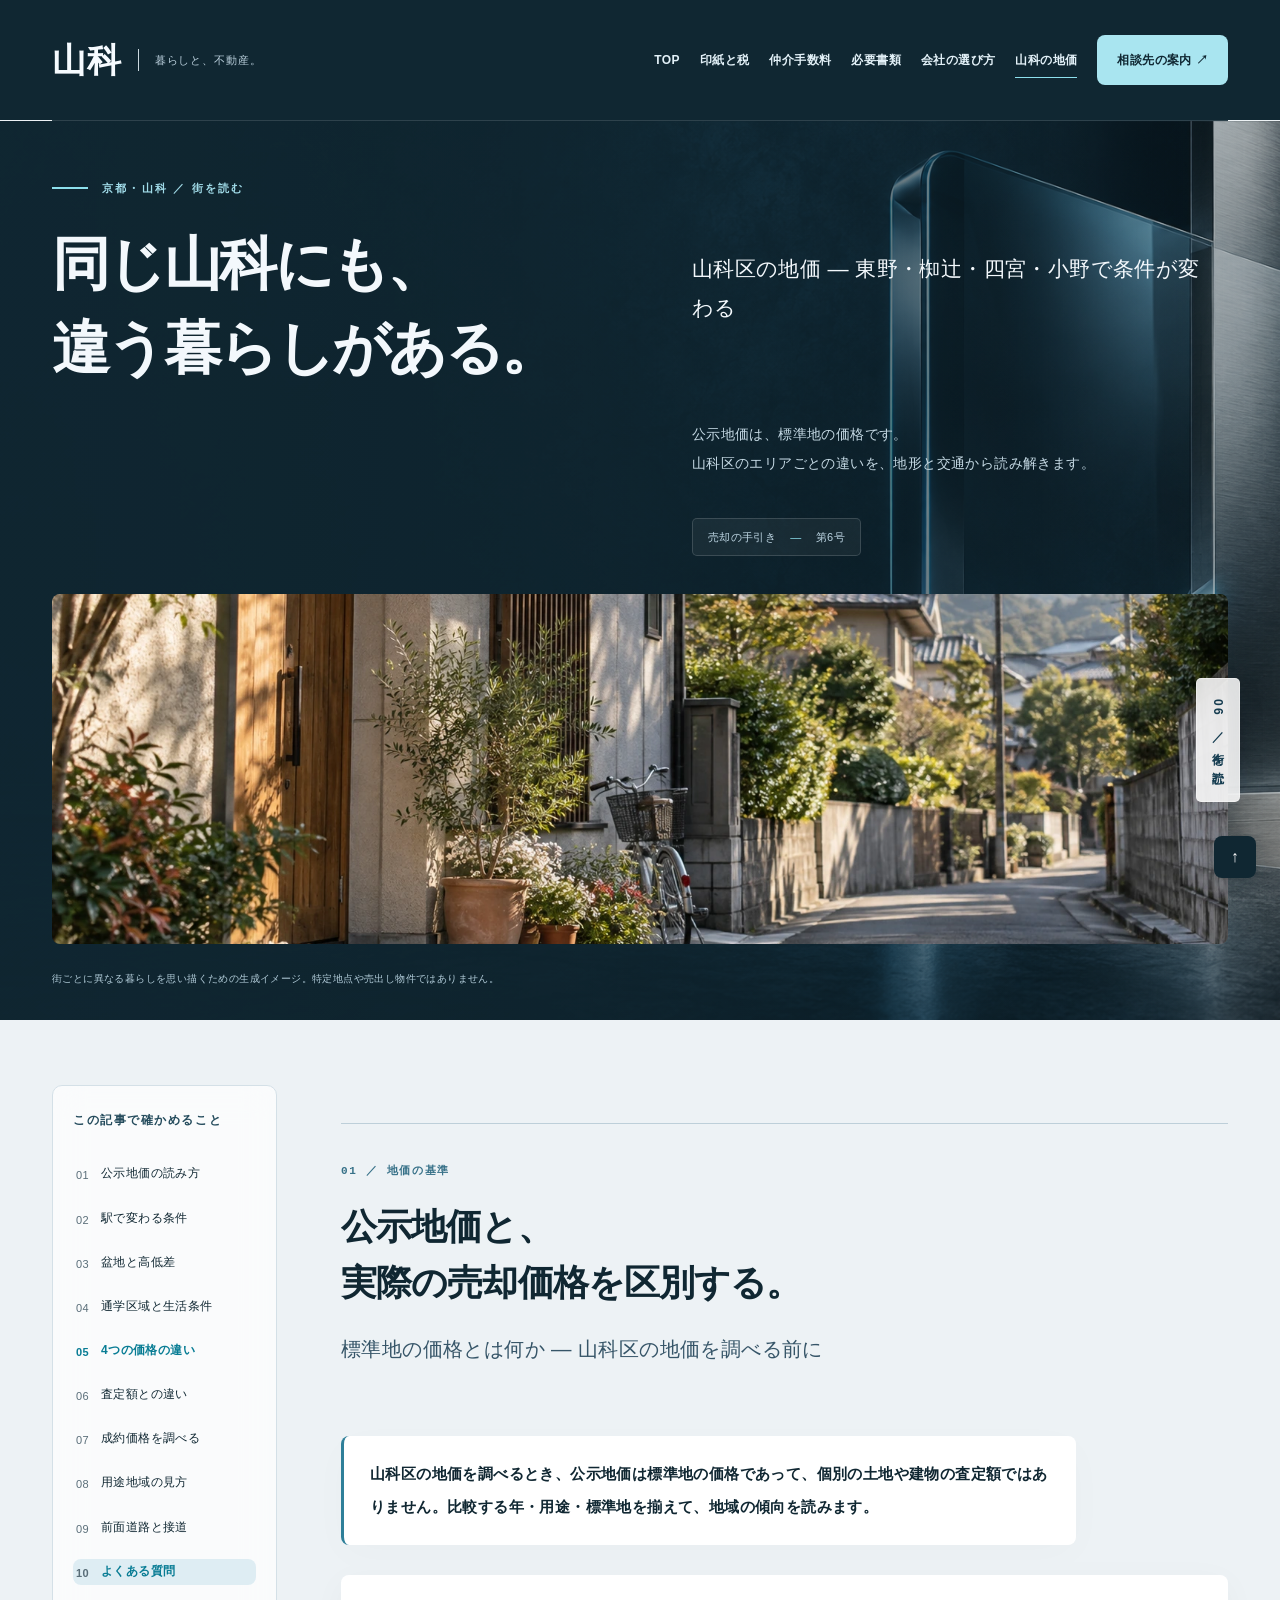
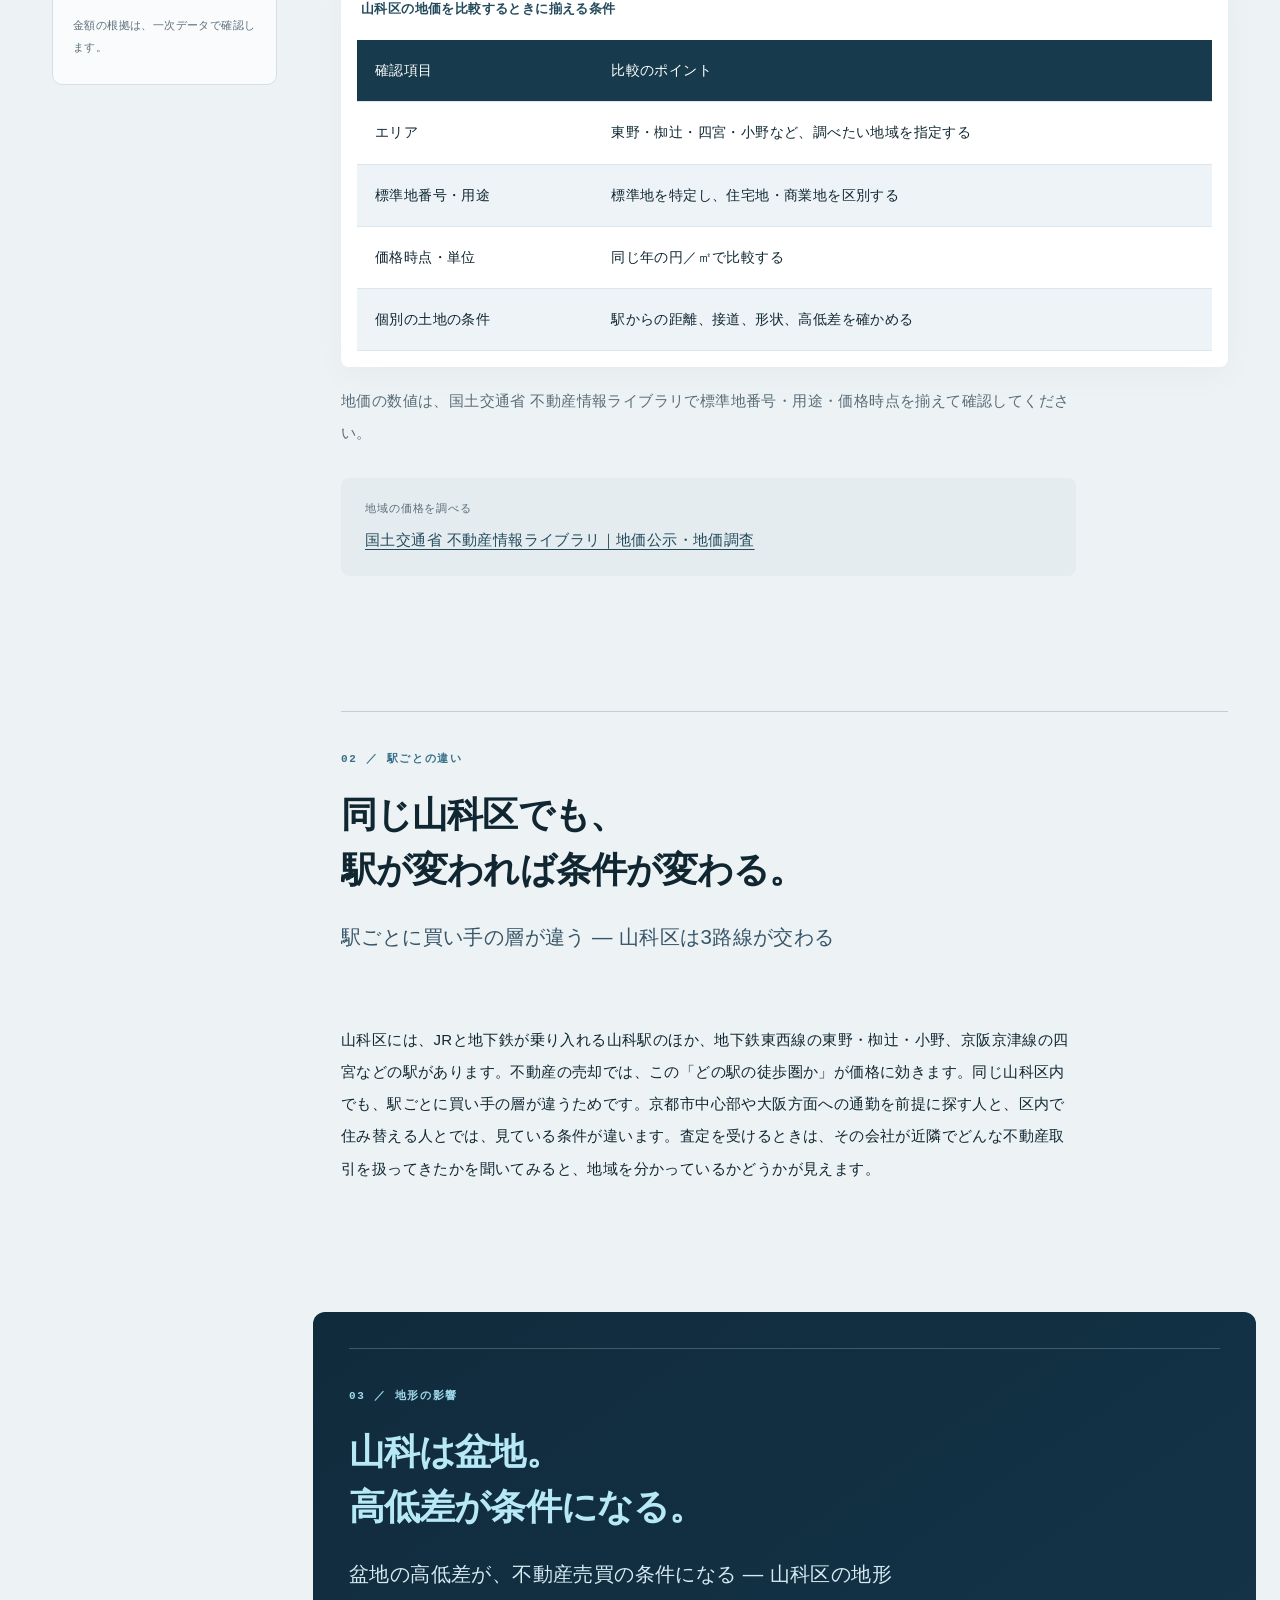
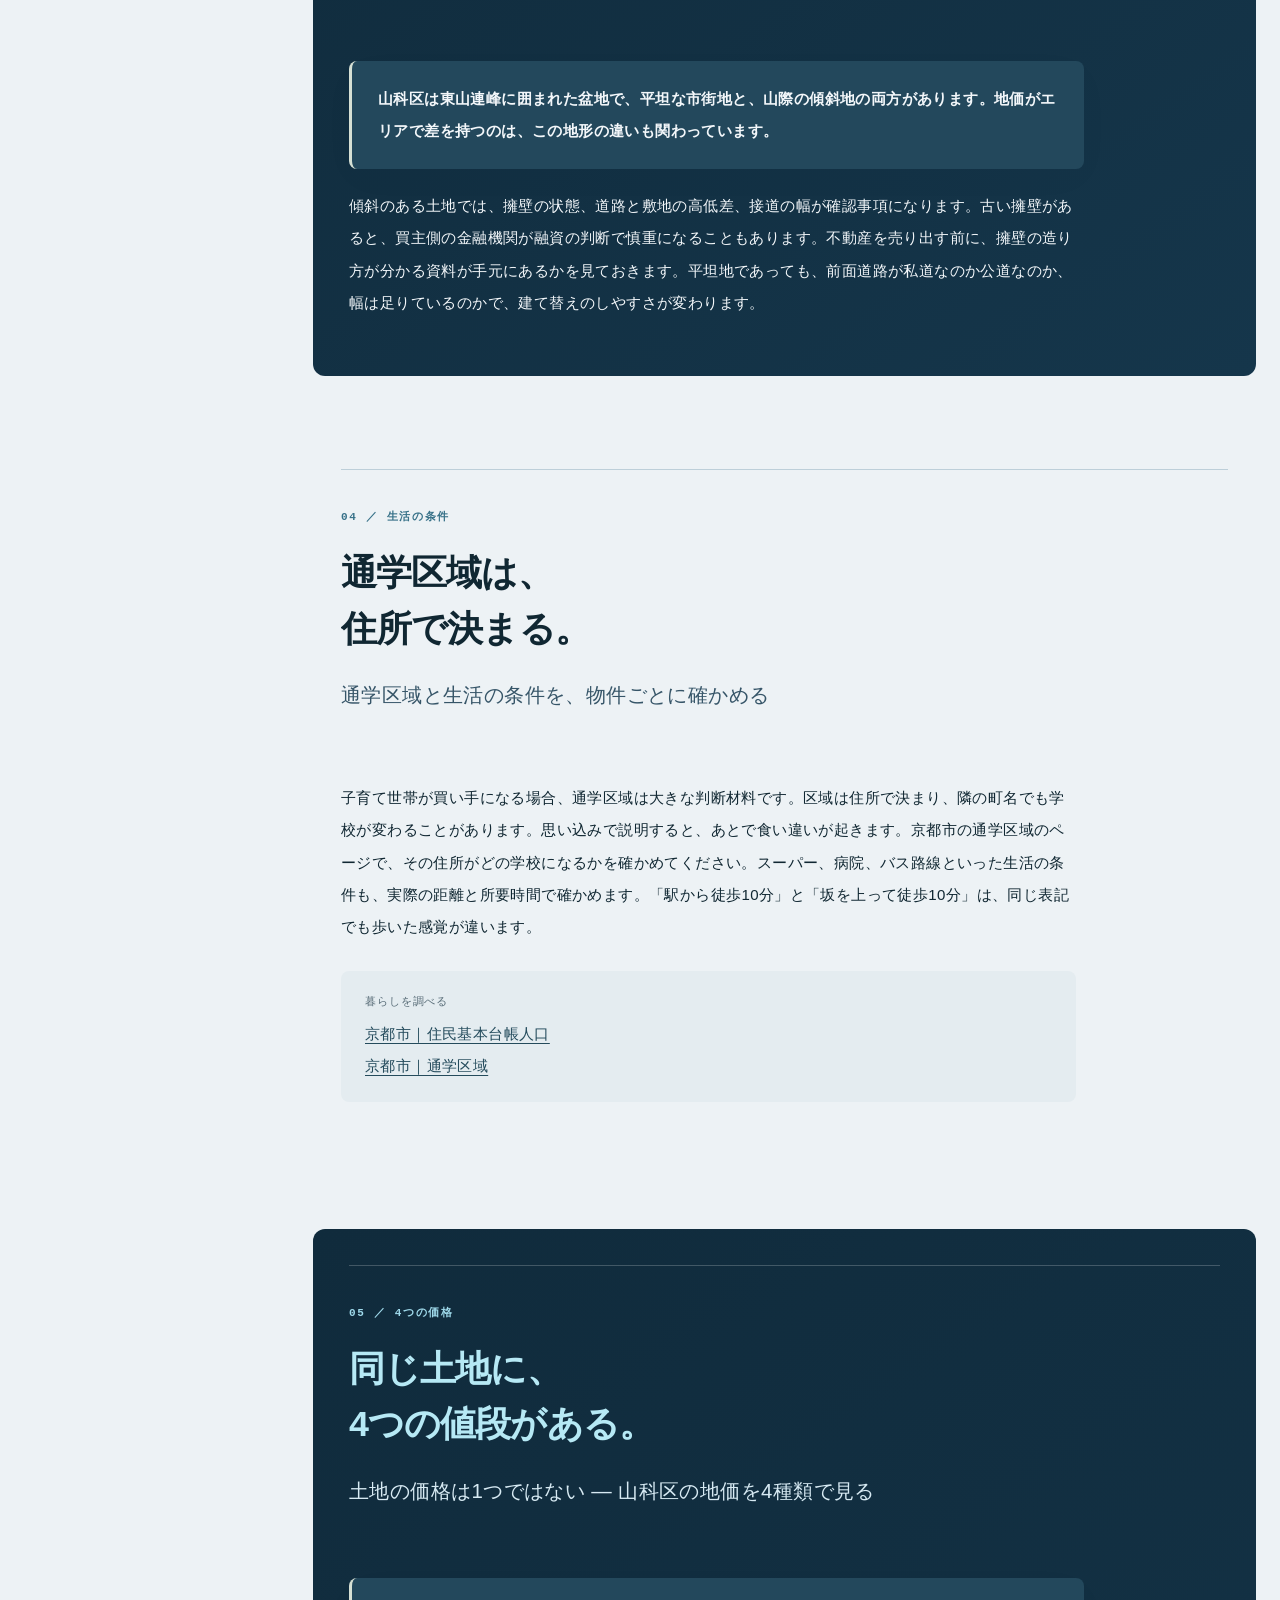
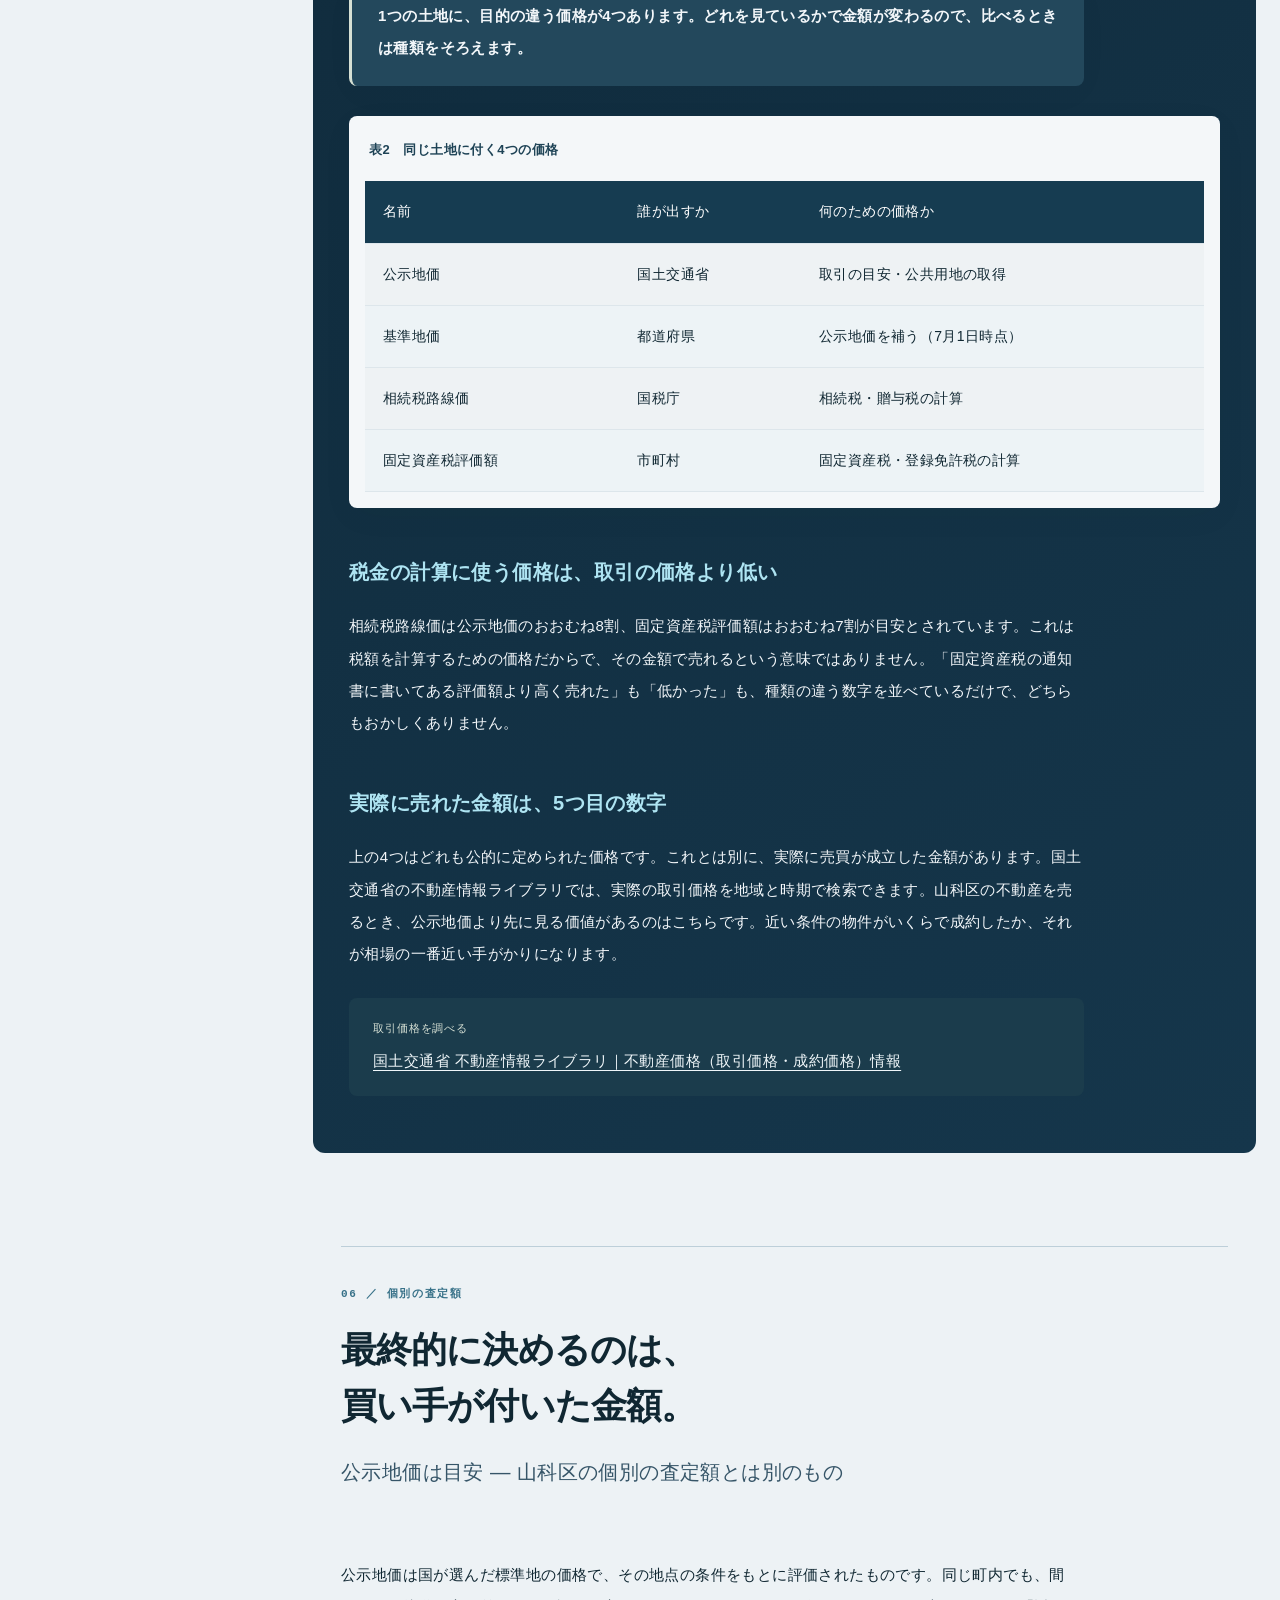
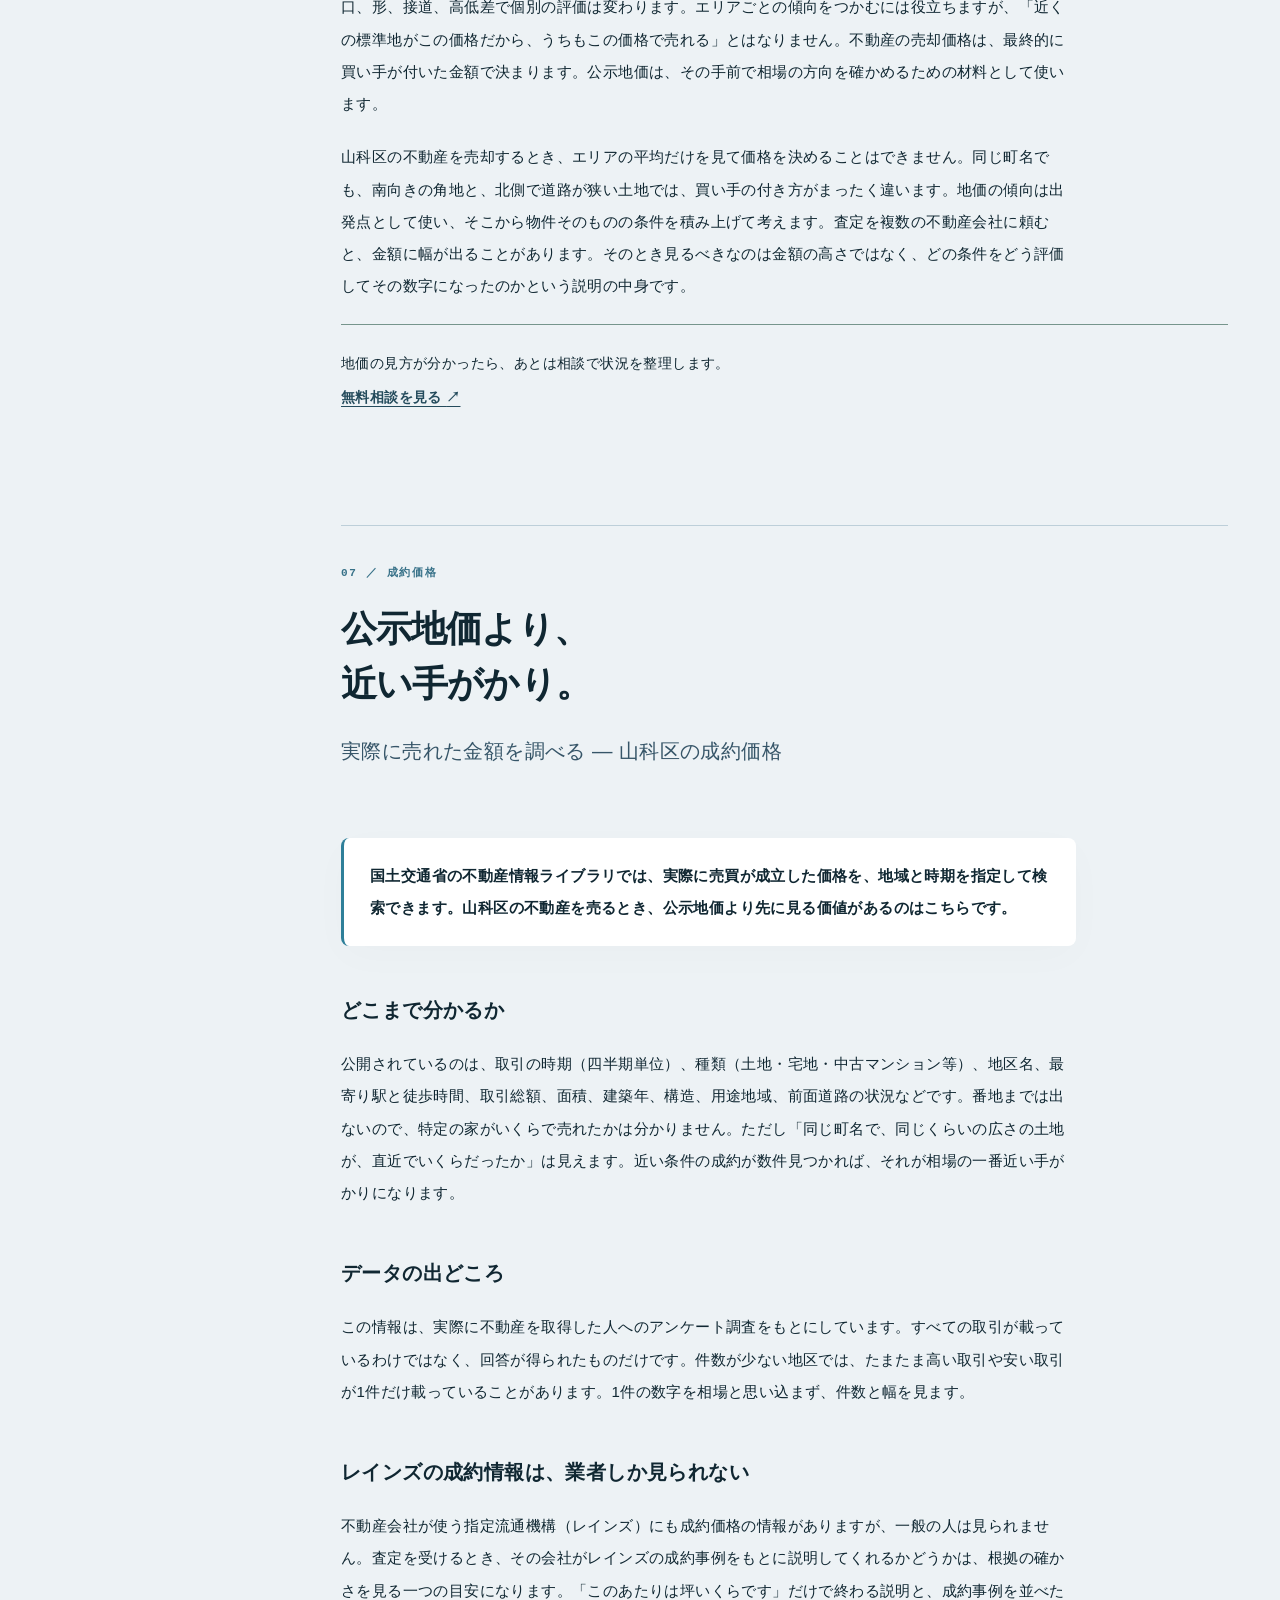
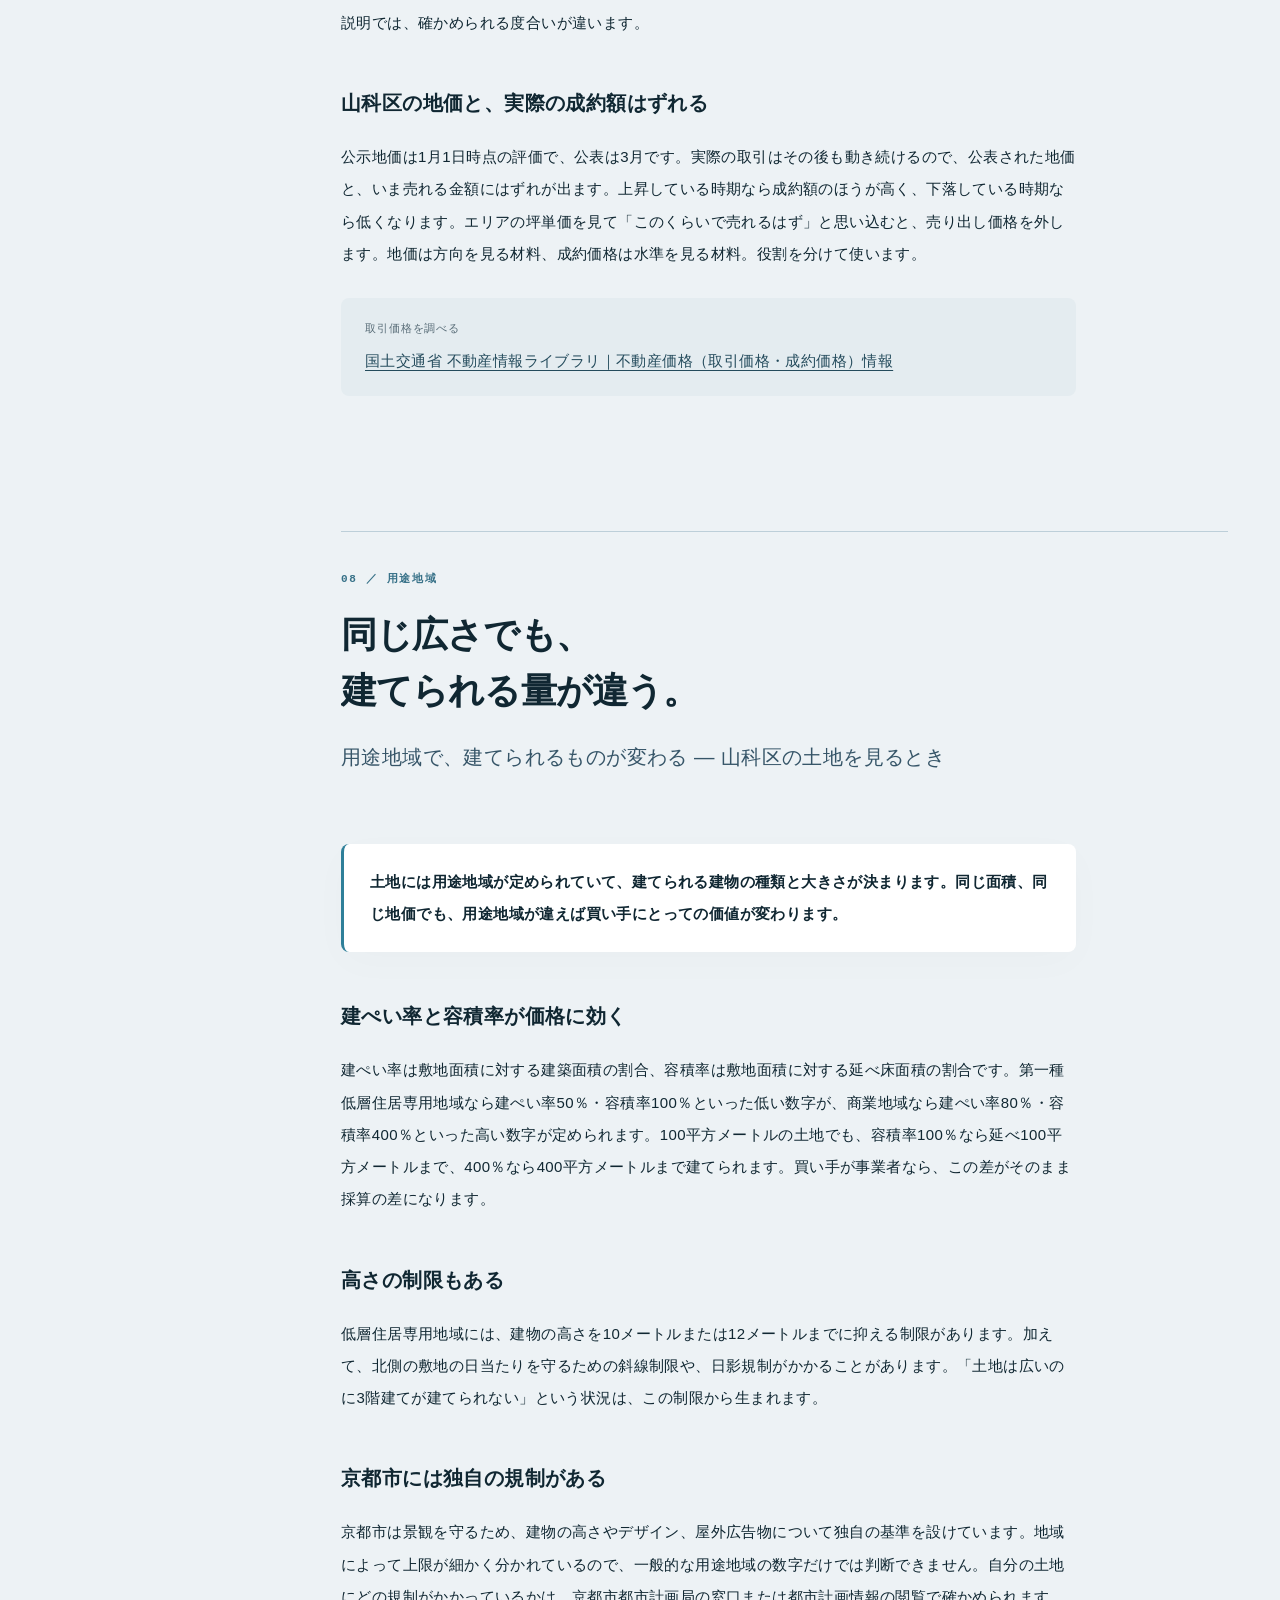
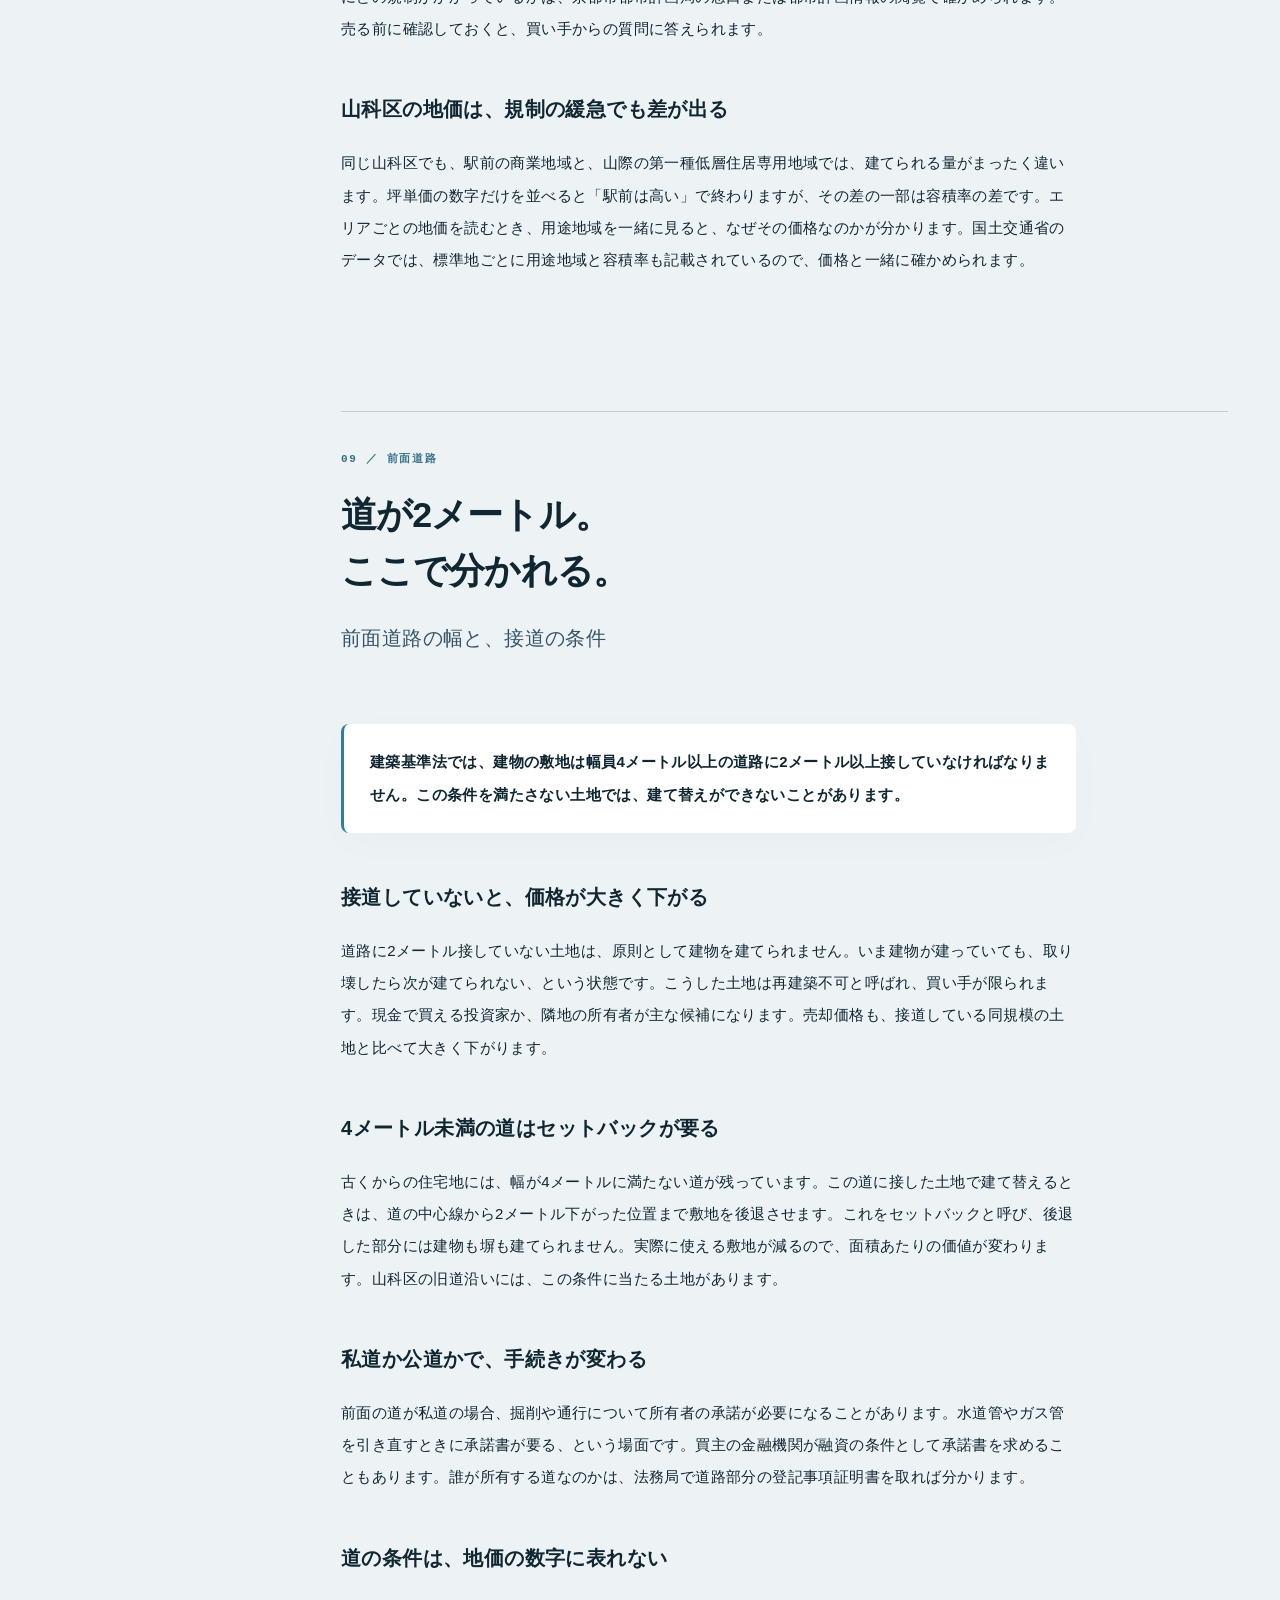
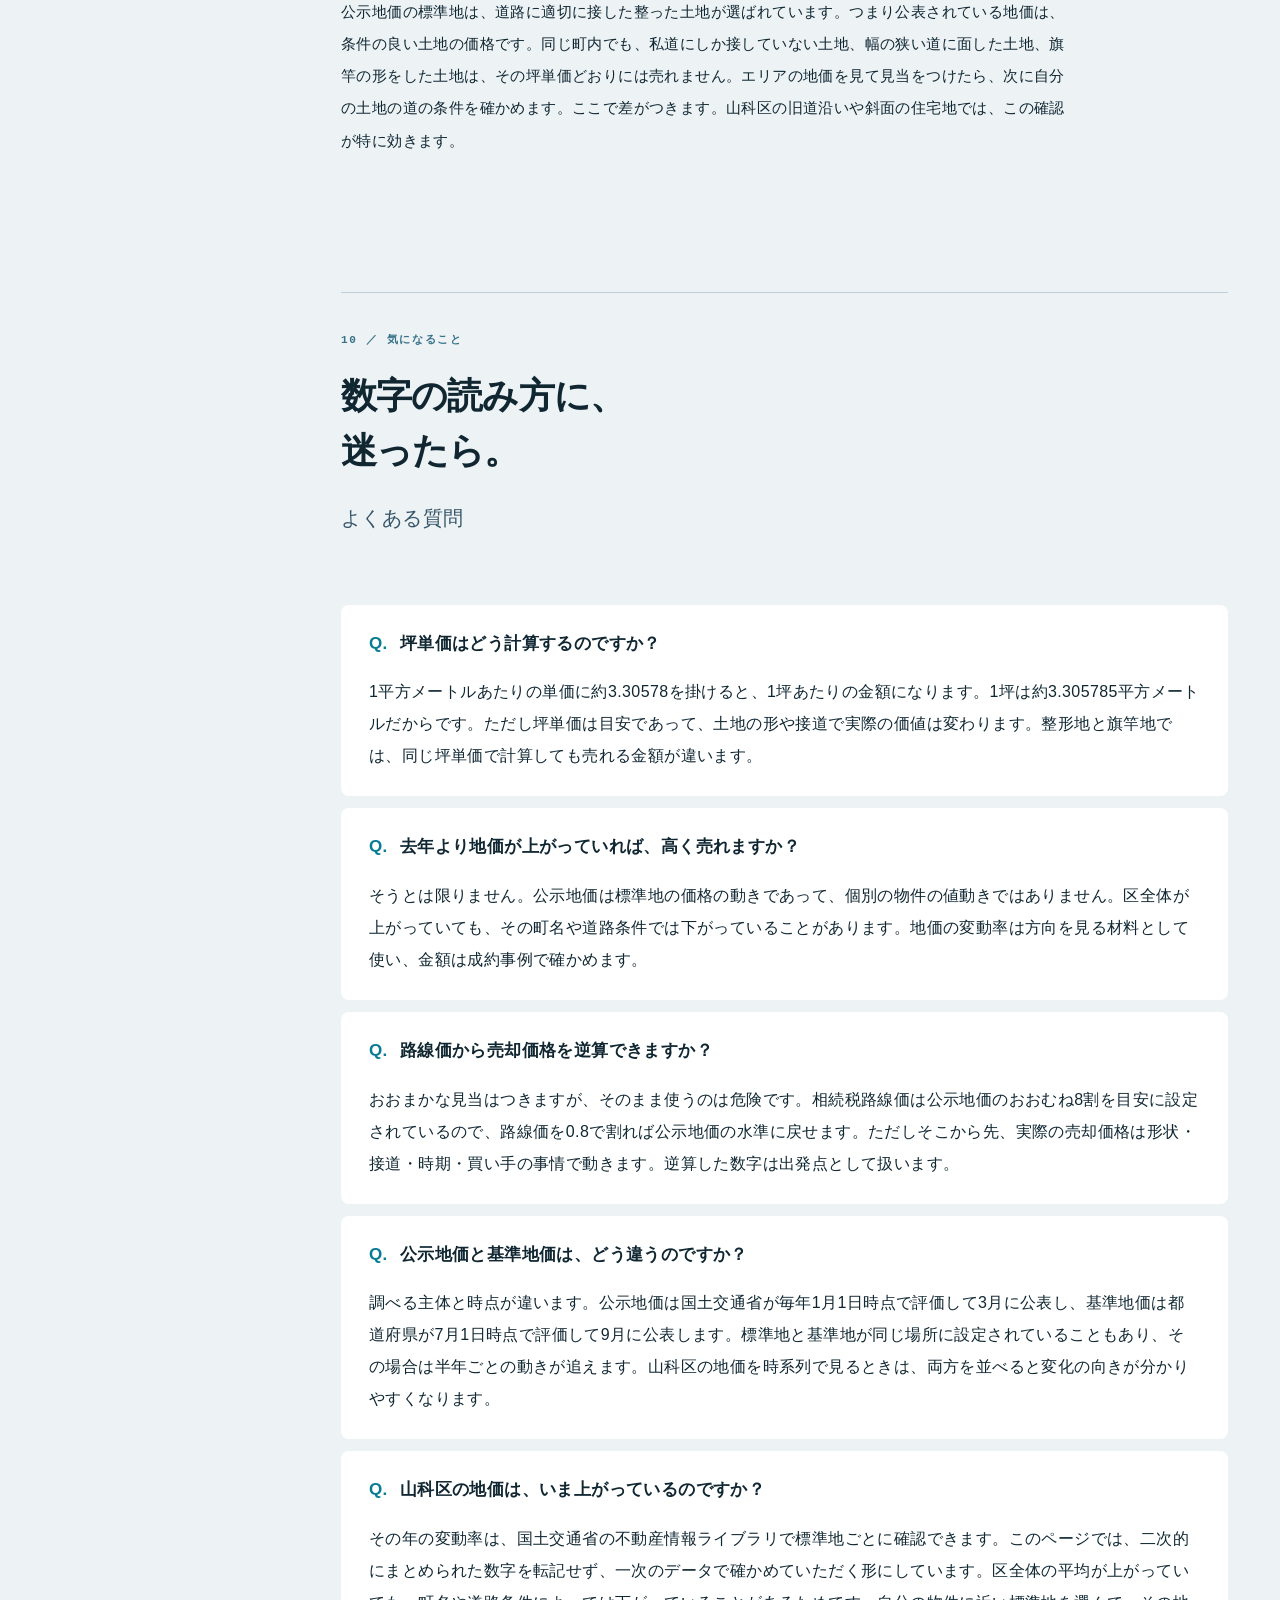
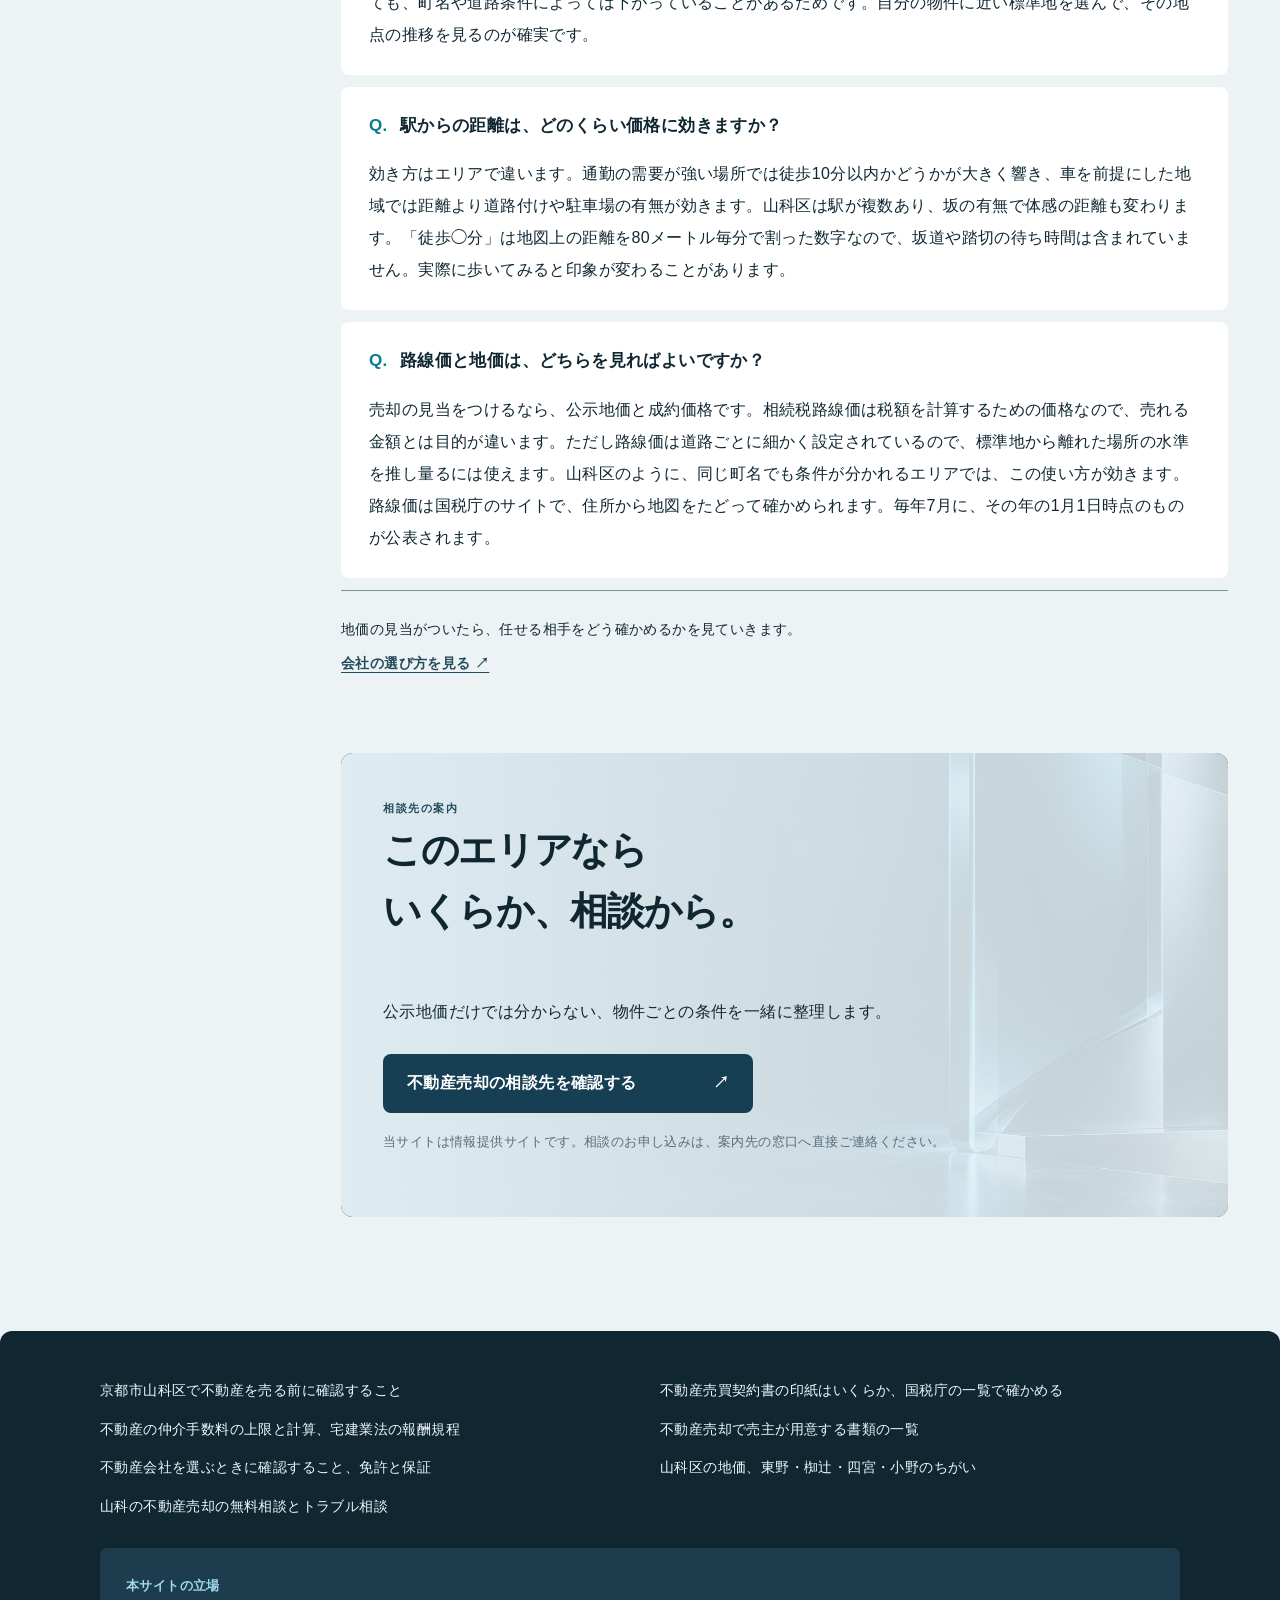
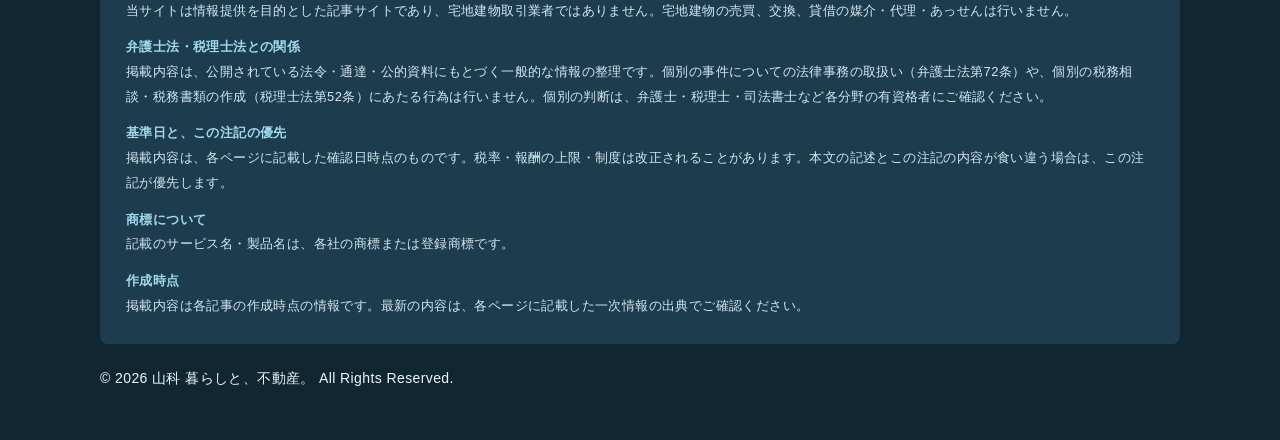
<file: chika/index.html>
<!doctype html>
<html lang="ja">
<head>
  <meta charset="utf-8">
  <meta name="viewport" content="width=device-width, initial-scale=1">
  <meta name="robots" content="index, follow, max-image-preview:large">
  <title>東野・椥辻・四宮・小野で地価が変わる。山科区の坪単価とエリアの読み方</title>
  <meta name="description" content="京都市山科区の地価は、東野・椥辻・四宮・小野とエリアごとに条件が違います。公示地価は標準地の価格であって個別の査定額ではないこと、盆地の高低差と擁壁が売買条件に関わること、同じ土地に公示地価・基準地価・路線価・固定資産税評価額の四つがあること。坪単価という言い方の中身も、国土交通省の一次データから読み解きます。">
  <link rel="stylesheet" href="../誌面.css">
  <link rel="stylesheet" href="../山科エディトリアル.css?v=20260912">
  <script src="../誌面の動き.js" defer></script>
  <link rel="canonical" href="https://akatsuki-5648.github.io/yamashina-fudousan-seo/chika/">
  <meta property="og:locale" content="ja_JP">
  <meta property="og:site_name" content="山科 暮らしと、不動産。">
  <meta property="og:type" content="article">
  <meta property="og:title" content="東野・椥辻・四宮・小野で地価が変わる。山科区の坪単価とエリアの読み方">
  <meta property="og:description" content="京都市山科区の地価は、東野・椥辻・四宮・小野とエリアごとに条件が違います。公示地価は標準地の価格であって個別の査定額ではないこと、盆地の高低差と擁壁が売買条件に関わること、同じ土地に公示地価・基準地価・路線価・固定資産税評価額の四つがあること。坪単価という言い方の中身も、国土交通省の一次データから読み解きます。">
  <meta property="og:url" content="https://akatsuki-5648.github.io/yamashina-fudousan-seo/chika/">
  <meta property="og:image" content="https://akatsuki-5648.github.io/yamashina-fudousan-seo/images/og-chika.jpg">
  <meta property="og:image:width" content="1200">
  <meta property="og:image:height" content="630">
  <meta property="og:image:alt" content="山科区の地価と坪単価がエリアで変わることを表した、住宅と生活道路の風景">
  <meta name="twitter:card" content="summary_large_image">
  <meta name="twitter:title" content="東野・椥辻・四宮・小野で地価が変わる。山科区の坪単価とエリアの読み方">
  <meta name="twitter:description" content="京都市山科区の地価は、東野・椥辻・四宮・小野とエリアごとに条件が違います。公示地価は標準地の価格であって個別の査定額ではないこと、盆地の高低差と擁壁が売買条件に関わること、同じ土地に公示地価・基準地価・路線価・固定資産税評価額の四つがあること。坪単価という言い方の中身も、国土交通省の一次データから読み解きます。">
  <meta name="twitter:image" content="https://akatsuki-5648.github.io/yamashina-fudousan-seo/images/og-chika.jpg">
  <meta name="twitter:image:alt" content="山科区の地価と坪単価がエリアで変わることを表した、住宅と生活道路の風景">
  <meta name="theme-color" content="#102732">
  <link rel="manifest" href="../site.webmanifest">
  <link rel="apple-touch-icon" href="../apple-touch-icon.png?v=20260912b">
  <link rel="icon" href="../favicon.ico?v=20260912b" sizes="any">
  <link rel="icon" type="image/png" sizes="32x32" href="../favicon-32x32.png?v=20260912b">
  <script type="application/ld+json">
{
 "@context": "https://schema.org",
 "@graph": [
  {
   "@type": "Organization",
   "@id": "https://akatsuki-5648.github.io/yamashina-fudousan-seo/#org",
   "name": "山科 暮らしと、不動産。",
   "url": "https://akatsuki-5648.github.io/yamashina-fudousan-seo/"
  },
  {
   "@type": "WebSite",
   "@id": "https://akatsuki-5648.github.io/yamashina-fudousan-seo/#website",
   "url": "https://akatsuki-5648.github.io/yamashina-fudousan-seo/",
   "name": "山科 暮らしと、不動産。",
   "inLanguage": "ja",
   "publisher": {
    "@id": "https://akatsuki-5648.github.io/yamashina-fudousan-seo/#org"
   }
  },
  {
   "@type": "BreadcrumbList",
   "@id": "https://akatsuki-5648.github.io/yamashina-fudousan-seo/chika/#breadcrumb",
   "itemListElement": [
    {
     "@type": "ListItem",
     "position": 1,
     "name": "TOP",
     "item": "https://akatsuki-5648.github.io/yamashina-fudousan-seo/"
    },
    {
     "@type": "ListItem",
     "position": 2,
     "name": "山科の地価",
     "item": "https://akatsuki-5648.github.io/yamashina-fudousan-seo/chika/"
    }
   ]
  },
  {
   "@type": "Article",
   "@id": "https://akatsuki-5648.github.io/yamashina-fudousan-seo/chika/#article",
   "headline": "東野・椥辻・四宮・小野で地価が変わる。山科区の坪単価とエリアの読み方",
   "description": "京都市山科区の地価は、東野・椥辻・四宮・小野とエリアごとに条件が違います。公示地価は標準地の価格であって個別の査定額ではないこと、盆地の高低差と擁壁が売買条件に関わること、同じ土地に公示地価・基準地価・路線価・固定資産税評価額の四つがあること。坪単価という言い方の中身も、国土交通省の一次データから読み解きます。",
   "image": "https://akatsuki-5648.github.io/yamashina-fudousan-seo/images/og-chika.jpg",
   "datePublished": "2026-09-12",
   "dateModified": "2026-09-12",
   "inLanguage": "ja",
   "isPartOf": {
    "@id": "https://akatsuki-5648.github.io/yamashina-fudousan-seo/#website"
   },
   "publisher": {
    "@id": "https://akatsuki-5648.github.io/yamashina-fudousan-seo/#org"
   },
   "mainEntityOfPage": {
    "@id": "https://akatsuki-5648.github.io/yamashina-fudousan-seo/chika/"
   }
  }
 ]
}
  </script>
</head>
<body class="page-chika">
  <a class="skip" href="#article">本文へ進む</a>
  <header class="masthead wrap">
    <a class="wordmark" href="../" aria-label="TOPへ">山科<span>暮らしと、不動産。</span></a>
    <nav aria-label="サイト内の案内"><a href="../">TOP</a><a href="../inshi/">印紙と税</a><a href="../tesuryo/">仲介手数料</a><a href="../shorui/">必要書類</a><a href="../kaisha/">会社の選び方</a><a href="./" aria-current="page">山科の地価</a><a class="nav-cta" href="../soudan/">相談先の案内 <span aria-hidden="true">↗</span></a></nav>
  </header>
  <main id="top">
    <article id="article">
      <header class="cover wrap">
        <div class="cover-copy">
          <p class="eyebrow">京都・山科 ／ 街を読む</p>
          <p class="display-copy">同じ山科にも、<br>違う暮らしがある。</p>
          <h1>山科区の地価 ― 東野・椥辻・四宮・小野で条件が変わる</h1>
          <p class="lead">公示地価は、標準地の価格です。<br>山科区のエリアごとの違いを、地形と交通から読み解きます。</p>
          <p class="cover-meta">売却の手引き <span aria-hidden="true">—</span> 第6号</p>
        </div>
        <figure class="cover-image image-slot">
          <img src="../images/03-yamashina-street.webp" width="1586" height="992" alt="山科区の地価と坪単価がエリアで変わることを表した、住宅と生活道路の風景" fetchpriority="high">
          <span class="image-label">06 ／ 街を読む</span>
          <figcaption>街ごとに異なる暮らしを思い描くための生成イメージ。特定地点や売出し物件ではありません。</figcaption>
        </figure>
      </header>

      <div class="reading-layout wrap">
        <aside class="contents">
          <nav aria-label="目次">
            <p class="eyebrow">この記事で確かめること</p>
            <ol>
              <li><a href="#chika">公示地価の読み方</a></li><li><a href="#eki">駅で変わる条件</a></li>
              <li><a href="#bonchi">盆地と高低差</a></li><li><a href="#tsugaku">通学区域と生活条件</a></li>
              <li class="contents-core"><a href="#yonshu">4つの価格の違い</a></li><li><a href="#kobetsu">査定額との違い</a></li>
              <li><a href="#seiyaku">成約価格を調べる</a></li><li><a href="#youto">用途地域の見方</a></li>
              <li><a href="#sesudou">前面道路と接道</a></li><li><a href="#faq">よくある質問</a></li>
            </ol>
          </nav>
          <p class="aside-note">金額の根拠は、一次データで確認します。</p>
        </aside>

        <div class="article-body">
          <section class="chapter" id="chika" aria-labelledby="chika-title">
            <header class="chapter-heading"><p class="kicker">01 ／ 地価の基準</p><p class="chapter-copy">公示地価と、<br>実際の売却価格を区別する。</p><h2 id="chika-title">標準地の価格とは何か ― 山科区の地価を調べる前に</h2></header>
            <p class="answer">山科区の地価を調べるとき、公示地価は標準地の価格であって、個別の土地や建物の査定額ではありません。比較する年・用途・標準地を揃えて、地域の傾向を読みます。</p>
            <div class="table-scroll" role="region" aria-label="山科区の地価を比較するときの確認項目" tabindex="0"><table><caption>山科区の地価を比較するときに揃える条件</caption><thead><tr><th scope="col">確認項目</th><th scope="col">比較のポイント</th></tr></thead><tbody><tr><th scope="row">エリア</th><td>東野・椥辻・四宮・小野など、調べたい地域を指定する</td></tr><tr><th scope="row">標準地番号・用途</th><td>標準地を特定し、住宅地・商業地を区別する</td></tr><tr><th scope="row">価格時点・単位</th><td>同じ年の円／㎡で比較する</td></tr><tr><th scope="row">個別の土地の条件</th><td>駅からの距離、接道、形状、高低差を確かめる</td></tr></tbody></table></div>
            <p class="small">地価の数値は、国土交通省 不動産情報ライブラリで標準地番号・用途・価格時点を揃えて確認してください。</p>
            <p class="source"><span>地域の価格を調べる</span><a href="https://www.reinfolib.mlit.go.jp/landPrices/">国土交通省 不動産情報ライブラリ｜地価公示・地価調査</a></p>
          </section>

          <section class="chapter" id="eki" aria-labelledby="eki-title">
            <header class="chapter-heading"><p class="kicker">02 ／ 駅ごとの違い</p><p class="chapter-copy">同じ山科区でも、<br>駅が変われば条件が変わる。</p><h2 id="eki-title">駅ごとに買い手の層が違う ― 山科区は3路線が交わる</h2></header>
            <p>山科区には、JRと地下鉄が乗り入れる山科駅のほか、地下鉄東西線の東野・椥辻・小野、京阪京津線の四宮などの駅があります。不動産の売却では、この「どの駅の徒歩圏か」が価格に効きます。同じ山科区内でも、駅ごとに買い手の層が違うためです。京都市中心部や大阪方面への通勤を前提に探す人と、区内で住み替える人とでは、見ている条件が違います。査定を受けるときは、その会社が近隣でどんな不動産取引を扱ってきたかを聞いてみると、地域を分かっているかどうかが見えます。</p>
          </section>

          <section class="chapter core-chapter" id="bonchi" aria-labelledby="bonchi-title">
            <header class="chapter-heading"><p class="kicker">03 ／ 地形の影響</p><p class="chapter-copy">山科は盆地。<br>高低差が条件になる。</p><h2 id="bonchi-title">盆地の高低差が、不動産売買の条件になる ― 山科区の地形</h2></header>
            <p class="answer">山科区は東山連峰に囲まれた盆地で、平坦な市街地と、山際の傾斜地の両方があります。地価がエリアで差を持つのは、この地形の違いも関わっています。</p>
            <p>傾斜のある土地では、擁壁の状態、道路と敷地の高低差、接道の幅が確認事項になります。古い擁壁があると、買主側の金融機関が融資の判断で慎重になることもあります。不動産を売り出す前に、擁壁の造り方が分かる資料が手元にあるかを見ておきます。平坦地であっても、前面道路が私道なのか公道なのか、幅は足りているのかで、建て替えのしやすさが変わります。</p>
          </section>

          <section class="chapter" id="tsugaku" aria-labelledby="tsugaku-title">
            <header class="chapter-heading"><p class="kicker">04 ／ 生活の条件</p><p class="chapter-copy">通学区域は、<br>住所で決まる。</p><h2 id="tsugaku-title">通学区域と生活の条件を、物件ごとに確かめる</h2></header>
            <p>子育て世帯が買い手になる場合、通学区域は大きな判断材料です。区域は住所で決まり、隣の町名でも学校が変わることがあります。思い込みで説明すると、あとで食い違いが起きます。京都市の通学区域のページで、その住所がどの学校になるかを確かめてください。スーパー、病院、バス路線といった生活の条件も、実際の距離と所要時間で確かめます。「駅から徒歩10分」と「坂を上って徒歩10分」は、同じ表記でも歩いた感覚が違います。</p>
            <p class="source"><span>暮らしを調べる</span><a href="https://www2.city.kyoto.lg.jp/sogo/toukei/Population/Juki/index.html">京都市｜住民基本台帳人口</a><a href="https://www.city.kyoto.lg.jp/kyoiku/page/0000246308.html">京都市｜通学区域</a></p>
          </section>

          <section class="chapter core-chapter" id="yonshu" aria-labelledby="yonshu-title">
            <header class="chapter-heading"><p class="kicker">05 ／ 4つの価格</p><p class="chapter-copy">同じ土地に、<br>4つの値段がある。</p><h2 id="yonshu-title">土地の価格は1つではない ― 山科区の地価を4種類で見る</h2></header>
            <p class="answer">1つの土地に、目的の違う価格が4つあります。どれを見ているかで金額が変わるので、比べるときは種類をそろえます。</p>
            <div class="table-scroll" role="region" aria-label="4つの価格の比較表" tabindex="0"><table><caption>表2　同じ土地に付く4つの価格</caption><thead><tr><th scope="col">名前</th><th scope="col">誰が出すか</th><th scope="col">何のための価格か</th></tr></thead><tbody>
              <tr><th scope="row">公示地価</th><td>国土交通省</td><td>取引の目安・公共用地の取得</td></tr>
              <tr><th scope="row">基準地価</th><td>都道府県</td><td>公示地価を補う（7月1日時点）</td></tr>
              <tr><th scope="row">相続税路線価</th><td>国税庁</td><td>相続税・贈与税の計算</td></tr>
              <tr><th scope="row">固定資産税評価額</th><td>市町村</td><td>固定資産税・登録免許税の計算</td></tr>
            </tbody></table></div>
            <h3>税金の計算に使う価格は、取引の価格より低い</h3>
            <p>相続税路線価は公示地価のおおむね8割、固定資産税評価額はおおむね7割が目安とされています。これは税額を計算するための価格だからで、その金額で売れるという意味ではありません。「固定資産税の通知書に書いてある評価額より高く売れた」も「低かった」も、種類の違う数字を並べているだけで、どちらもおかしくありません。</p>
            <h3>実際に売れた金額は、5つ目の数字</h3>
            <p>上の4つはどれも公的に定められた価格です。これとは別に、実際に売買が成立した金額があります。国土交通省の不動産情報ライブラリでは、実際の取引価格を地域と時期で検索できます。山科区の不動産を売るとき、公示地価より先に見る価値があるのはこちらです。近い条件の物件がいくらで成約したか、それが相場の一番近い手がかりになります。</p>
            <p class="source"><span>取引価格を調べる</span><a href="https://www.reinfolib.mlit.go.jp/realEstatePrices/">国土交通省 不動産情報ライブラリ｜不動産価格（取引価格・成約価格）情報</a></p>
          </section>

          <section class="chapter" id="kobetsu" aria-labelledby="kobetsu-title">
            <header class="chapter-heading"><p class="kicker">06 ／ 個別の査定額</p><p class="chapter-copy">最終的に決めるのは、<br>買い手が付いた金額。</p><h2 id="kobetsu-title">公示地価は目安 ― 山科区の個別の査定額とは別のもの</h2></header>
            <p>公示地価は国が選んだ標準地の価格で、その地点の条件をもとに評価されたものです。同じ町内でも、間口、形、接道、高低差で個別の評価は変わります。エリアごとの傾向をつかむには役立ちますが、「近くの標準地がこの価格だから、うちもこの価格で売れる」とはなりません。不動産の売却価格は、最終的に買い手が付いた金額で決まります。公示地価は、その手前で相場の方向を確かめるための材料として使います。</p>
            <p>山科区の不動産を売却するとき、エリアの平均だけを見て価格を決めることはできません。同じ町名でも、南向きの角地と、北側で道路が狭い土地では、買い手の付き方がまったく違います。地価の傾向は出発点として使い、そこから物件そのものの条件を積み上げて考えます。査定を複数の不動産会社に頼むと、金額に幅が出ることがあります。そのとき見るべきなのは金額の高さではなく、どの条件をどう評価してその数字になったのかという説明の中身です。</p>
            <div class="chapter-next"><p>地価の見方が分かったら、あとは相談で状況を整理します。</p><a href="../soudan/">無料相談を見る <span aria-hidden="true">↗</span></a></div>
          </section>

          <section class="chapter" id="seiyaku" aria-labelledby="seiyaku-title">
            <header class="chapter-heading"><p class="kicker">07 ／ 成約価格</p><p class="chapter-copy">公示地価より、<br>近い手がかり。</p><h2 id="seiyaku-title">実際に売れた金額を調べる ― 山科区の成約価格</h2></header>
            <p class="answer">国土交通省の不動産情報ライブラリでは、実際に売買が成立した価格を、地域と時期を指定して検索できます。山科区の不動産を売るとき、公示地価より先に見る価値があるのはこちらです。</p>
            <h3>どこまで分かるか</h3>
            <p>公開されているのは、取引の時期（四半期単位）、種類（土地・宅地・中古マンション等）、地区名、最寄り駅と徒歩時間、取引総額、面積、建築年、構造、用途地域、前面道路の状況などです。番地までは出ないので、特定の家がいくらで売れたかは分かりません。ただし「同じ町名で、同じくらいの広さの土地が、直近でいくらだったか」は見えます。近い条件の成約が数件見つかれば、それが相場の一番近い手がかりになります。</p>
            <h3>データの出どころ</h3>
            <p>この情報は、実際に不動産を取得した人へのアンケート調査をもとにしています。すべての取引が載っているわけではなく、回答が得られたものだけです。件数が少ない地区では、たまたま高い取引や安い取引が1件だけ載っていることがあります。1件の数字を相場と思い込まず、件数と幅を見ます。</p>
            <h3>レインズの成約情報は、業者しか見られない</h3>
            <p>不動産会社が使う指定流通機構（レインズ）にも成約価格の情報がありますが、一般の人は見られません。査定を受けるとき、その会社がレインズの成約事例をもとに説明してくれるかどうかは、根拠の確かさを見る一つの目安になります。「このあたりは坪いくらです」だけで終わる説明と、成約事例を並べた説明では、確かめられる度合いが違います。</p>
            <h3>山科区の地価と、実際の成約額はずれる</h3>
            <p>公示地価は1月1日時点の評価で、公表は3月です。実際の取引はその後も動き続けるので、公表された地価と、いま売れる金額にはずれが出ます。上昇している時期なら成約額のほうが高く、下落している時期なら低くなります。エリアの坪単価を見て「このくらいで売れるはず」と思い込むと、売り出し価格を外します。地価は方向を見る材料、成約価格は水準を見る材料。役割を分けて使います。</p>
            <p class="source"><span>取引価格を調べる</span><a href="https://www.reinfolib.mlit.go.jp/realEstatePrices/">国土交通省 不動産情報ライブラリ｜不動産価格（取引価格・成約価格）情報</a></p>
          </section>

          <section class="chapter" id="youto" aria-labelledby="youto-title">
            <header class="chapter-heading"><p class="kicker">08 ／ 用途地域</p><p class="chapter-copy">同じ広さでも、<br>建てられる量が違う。</p><h2 id="youto-title">用途地域で、建てられるものが変わる ― 山科区の土地を見るとき</h2></header>
            <p class="answer">土地には用途地域が定められていて、建てられる建物の種類と大きさが決まります。同じ面積、同じ地価でも、用途地域が違えば買い手にとっての価値が変わります。</p>
            <h3>建ぺい率と容積率が価格に効く</h3>
            <p>建ぺい率は敷地面積に対する建築面積の割合、容積率は敷地面積に対する延べ床面積の割合です。第一種低層住居専用地域なら建ぺい率50％・容積率100％といった低い数字が、商業地域なら建ぺい率80％・容積率400％といった高い数字が定められます。100平方メートルの土地でも、容積率100％なら延べ100平方メートルまで、400％なら400平方メートルまで建てられます。買い手が事業者なら、この差がそのまま採算の差になります。</p>
            <h3>高さの制限もある</h3>
            <p>低層住居専用地域には、建物の高さを10メートルまたは12メートルまでに抑える制限があります。加えて、北側の敷地の日当たりを守るための斜線制限や、日影規制がかかることがあります。「土地は広いのに3階建てが建てられない」という状況は、この制限から生まれます。</p>
            <h3>京都市には独自の規制がある</h3>
            <p>京都市は景観を守るため、建物の高さやデザイン、屋外広告物について独自の基準を設けています。地域によって上限が細かく分かれているので、一般的な用途地域の数字だけでは判断できません。自分の土地にどの規制がかかっているかは、京都市都市計画局の窓口または都市計画情報の閲覧で確かめられます。売る前に確認しておくと、買い手からの質問に答えられます。</p>
            <h3>山科区の地価は、規制の緩急でも差が出る</h3>
            <p>同じ山科区でも、駅前の商業地域と、山際の第一種低層住居専用地域では、建てられる量がまったく違います。坪単価の数字だけを並べると「駅前は高い」で終わりますが、その差の一部は容積率の差です。エリアごとの地価を読むとき、用途地域を一緒に見ると、なぜその価格なのかが分かります。国土交通省のデータでは、標準地ごとに用途地域と容積率も記載されているので、価格と一緒に確かめられます。</p>
          </section>

          <section class="chapter" id="sesudou" aria-labelledby="sesudou-title">
            <header class="chapter-heading"><p class="kicker">09 ／ 前面道路</p><p class="chapter-copy">道が2メートル。<br>ここで分かれる。</p><h2 id="sesudou-title">前面道路の幅と、接道の条件</h2></header>
            <p class="answer">建築基準法では、建物の敷地は幅員4メートル以上の道路に2メートル以上接していなければなりません。この条件を満たさない土地では、建て替えができないことがあります。</p>
            <h3>接道していないと、価格が大きく下がる</h3>
            <p>道路に2メートル接していない土地は、原則として建物を建てられません。いま建物が建っていても、取り壊したら次が建てられない、という状態です。こうした土地は再建築不可と呼ばれ、買い手が限られます。現金で買える投資家か、隣地の所有者が主な候補になります。売却価格も、接道している同規模の土地と比べて大きく下がります。</p>
            <h3>4メートル未満の道はセットバックが要る</h3>
            <p>古くからの住宅地には、幅が4メートルに満たない道が残っています。この道に接した土地で建て替えるときは、道の中心線から2メートル下がった位置まで敷地を後退させます。これをセットバックと呼び、後退した部分には建物も塀も建てられません。実際に使える敷地が減るので、面積あたりの価値が変わります。山科区の旧道沿いには、この条件に当たる土地があります。</p>
            <h3>私道か公道かで、手続きが変わる</h3>
            <p>前面の道が私道の場合、掘削や通行について所有者の承諾が必要になることがあります。水道管やガス管を引き直すときに承諾書が要る、という場面です。買主の金融機関が融資の条件として承諾書を求めることもあります。誰が所有する道なのかは、法務局で道路部分の登記事項証明書を取れば分かります。</p>
            <h3>道の条件は、地価の数字に表れない</h3>
            <p>公示地価の標準地は、道路に適切に接した整った土地が選ばれています。つまり公表されている地価は、条件の良い土地の価格です。同じ町内でも、私道にしか接していない土地、幅の狭い道に面した土地、旗竿の形をした土地は、その坪単価どおりには売れません。エリアの地価を見て見当をつけたら、次に自分の土地の道の条件を確かめます。ここで差がつきます。山科区の旧道沿いや斜面の住宅地では、この確認が特に効きます。</p>
          </section>

          <section class="chapter" id="faq" aria-labelledby="faq-title">
            <header class="chapter-heading"><p class="kicker">10 ／ 気になること</p><p class="chapter-copy">数字の読み方に、<br>迷ったら。</p><h2 id="faq-title">よくある質問</h2></header>
            <div class="faq-item"><h3>坪単価はどう計算するのですか？</h3><p>1平方メートルあたりの単価に約3.30578を掛けると、1坪あたりの金額になります。1坪は約3.305785平方メートルだからです。ただし坪単価は目安であって、土地の形や接道で実際の価値は変わります。整形地と旗竿地では、同じ坪単価で計算しても売れる金額が違います。</p></div>
            <div class="faq-item"><h3>去年より地価が上がっていれば、高く売れますか？</h3><p>そうとは限りません。公示地価は標準地の価格の動きであって、個別の物件の値動きではありません。区全体が上がっていても、その町名や道路条件では下がっていることがあります。地価の変動率は方向を見る材料として使い、金額は成約事例で確かめます。</p></div>
            <div class="faq-item"><h3>路線価から売却価格を逆算できますか？</h3><p>おおまかな見当はつきますが、そのまま使うのは危険です。相続税路線価は公示地価のおおむね8割を目安に設定されているので、路線価を0.8で割れば公示地価の水準に戻せます。ただしそこから先、実際の売却価格は形状・接道・時期・買い手の事情で動きます。逆算した数字は出発点として扱います。</p></div>
            <div class="faq-item"><h3>公示地価と基準地価は、どう違うのですか？</h3><p>調べる主体と時点が違います。公示地価は国土交通省が毎年1月1日時点で評価して3月に公表し、基準地価は都道府県が7月1日時点で評価して9月に公表します。標準地と基準地が同じ場所に設定されていることもあり、その場合は半年ごとの動きが追えます。山科区の地価を時系列で見るときは、両方を並べると変化の向きが分かりやすくなります。</p></div>
            <div class="faq-item"><h3>山科区の地価は、いま上がっているのですか？</h3><p>その年の変動率は、国土交通省の不動産情報ライブラリで標準地ごとに確認できます。このページでは、二次的にまとめられた数字を転記せず、一次のデータで確かめていただく形にしています。区全体の平均が上がっていても、町名や道路条件によっては下がっていることがあるためです。自分の物件に近い標準地を選んで、その地点の推移を見るのが確実です。</p></div>
            <div class="faq-item"><h3>駅からの距離は、どのくらい価格に効きますか？</h3><p>効き方はエリアで違います。通勤の需要が強い場所では徒歩10分以内かどうかが大きく響き、車を前提にした地域では距離より道路付けや駐車場の有無が効きます。山科区は駅が複数あり、坂の有無で体感の距離も変わります。「徒歩◯分」は地図上の距離を80メートル毎分で割った数字なので、坂道や踏切の待ち時間は含まれていません。実際に歩いてみると印象が変わることがあります。</p></div>
            <div class="faq-item"><h3>路線価と地価は、どちらを見ればよいですか？</h3><p>売却の見当をつけるなら、公示地価と成約価格です。相続税路線価は税額を計算するための価格なので、売れる金額とは目的が違います。ただし路線価は道路ごとに細かく設定されているので、標準地から離れた場所の水準を推し量るには使えます。山科区のように、同じ町名でも条件が分かれるエリアでは、この使い方が効きます。路線価は国税庁のサイトで、住所から地図をたどって確かめられます。毎年7月に、その年の1月1日時点のものが公表されます。</p></div>
            <div class="chapter-next"><p>地価の見当がついたら、任せる相手をどう確かめるかを見ていきます。</p><a href="../kaisha/">会社の選び方を見る <span aria-hidden="true">↗</span></a></div>
          </section>

          <aside class="consultation" id="consultation" aria-labelledby="consultation-title">
            <p class="kicker">相談先の案内</p><p id="consultation-title" class="consultation-title">このエリアなら<br>いくらか、相談から。</p>
            <p>公示地価だけでは分からない、物件ごとの条件を一緒に整理します。</p>
            <a class="cta" href="../soudan/#dareni">不動産売却の相談先を確認する <span aria-hidden="true">↗</span></a>
            <p class="small">当サイトは情報提供サイトです。相談のお申し込みは、案内先の窓口へ直接ご連絡ください。</p>
          </aside>
        </div>
      </div>
    </article>
  </main>
  <footer class="footer">
    <div class="wrap footer-inner">
      <nav class="footer-map" aria-label="このサイトの全ページ"><a href="../">京都市山科区で不動産を売る前に確認すること</a><a href="../inshi/">不動産売買契約書の印紙はいくらか、国税庁の一覧で確かめる</a><a href="../tesuryo/">不動産の仲介手数料の上限と計算、宅建業法の報酬規程</a><a href="../shorui/">不動産売却で売主が用意する書類の一覧</a><a href="../kaisha/">不動産会社を選ぶときに確認すること、免許と保証</a><a href="../chika/" aria-current="page">山科区の地価、東野・椥辻・四宮・小野のちがい</a><a href="../soudan/">山科の不動産売却の無料相談とトラブル相談</a></nav>
      <div class="footer-notes"><p><strong>本サイトの立場</strong>当サイトは情報提供を目的とした記事サイトであり、宅地建物取引業者ではありません。宅地建物の売買、交換、貸借の媒介・代理・あっせんは行いません。</p><p><strong>弁護士法・税理士法との関係</strong>掲載内容は、公開されている法令・通達・公的資料にもとづく一般的な情報の整理です。個別の事件についての法律事務の取扱い（弁護士法第72条）や、個別の税務相談・税務書類の作成（税理士法第52条）にあたる行為は行いません。個別の判断は、弁護士・税理士・司法書士など各分野の有資格者にご確認ください。</p><p><strong>基準日と、この注記の優先</strong>掲載内容は、各ページに記載した確認日時点のものです。税率・報酬の上限・制度は改正されることがあります。本文の記述とこの注記の内容が食い違う場合は、この注記が優先します。</p><p><strong>商標について</strong>記載のサービス名・製品名は、各社の商標または登録商標です。</p><p><strong>作成時点</strong>掲載内容は各記事の作成時点の情報です。最新の内容は、各ページに記載した一次情報の出典でご確認ください。</p></div>
      <div class="footer-bottom"><p class="footer-copy">&copy; 2026 山科 暮らしと、不動産。 All Rights Reserved.</p></div>
    </div>
  </footer>
</body>
</html>
</file>
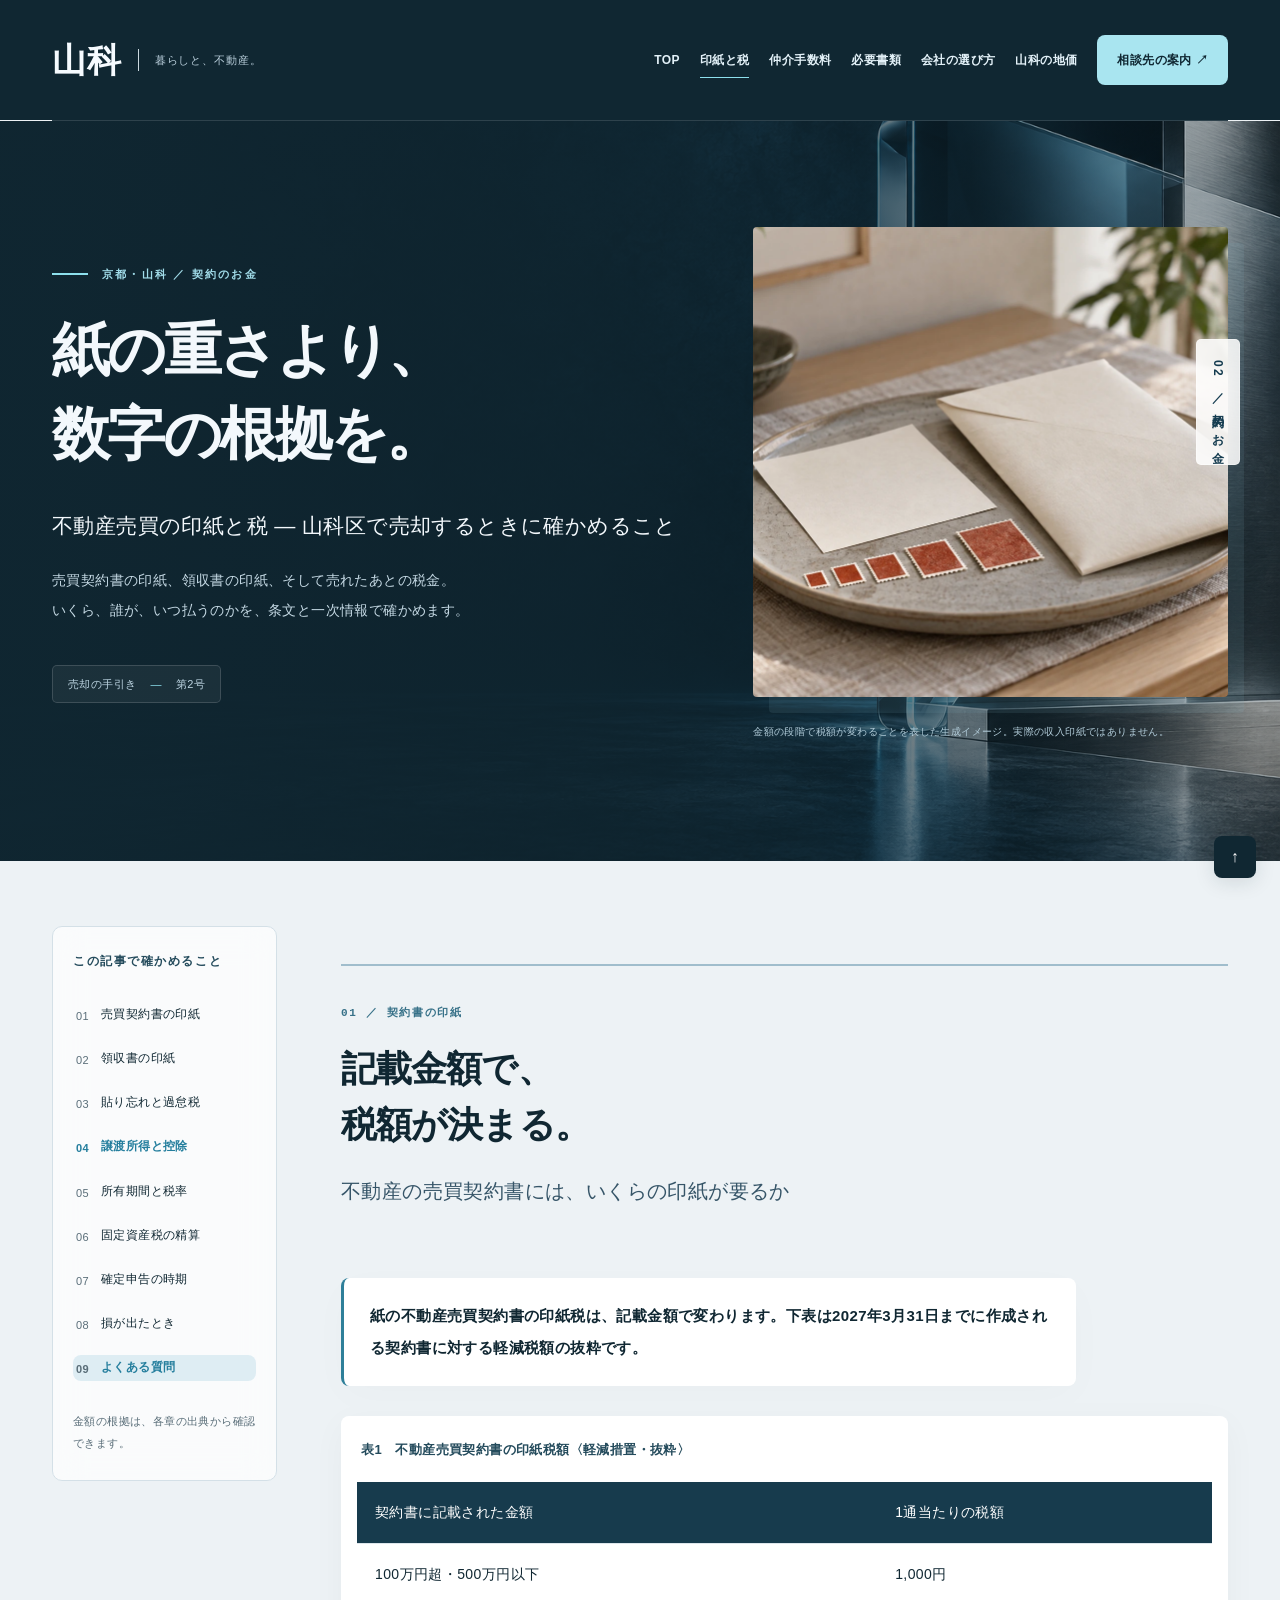
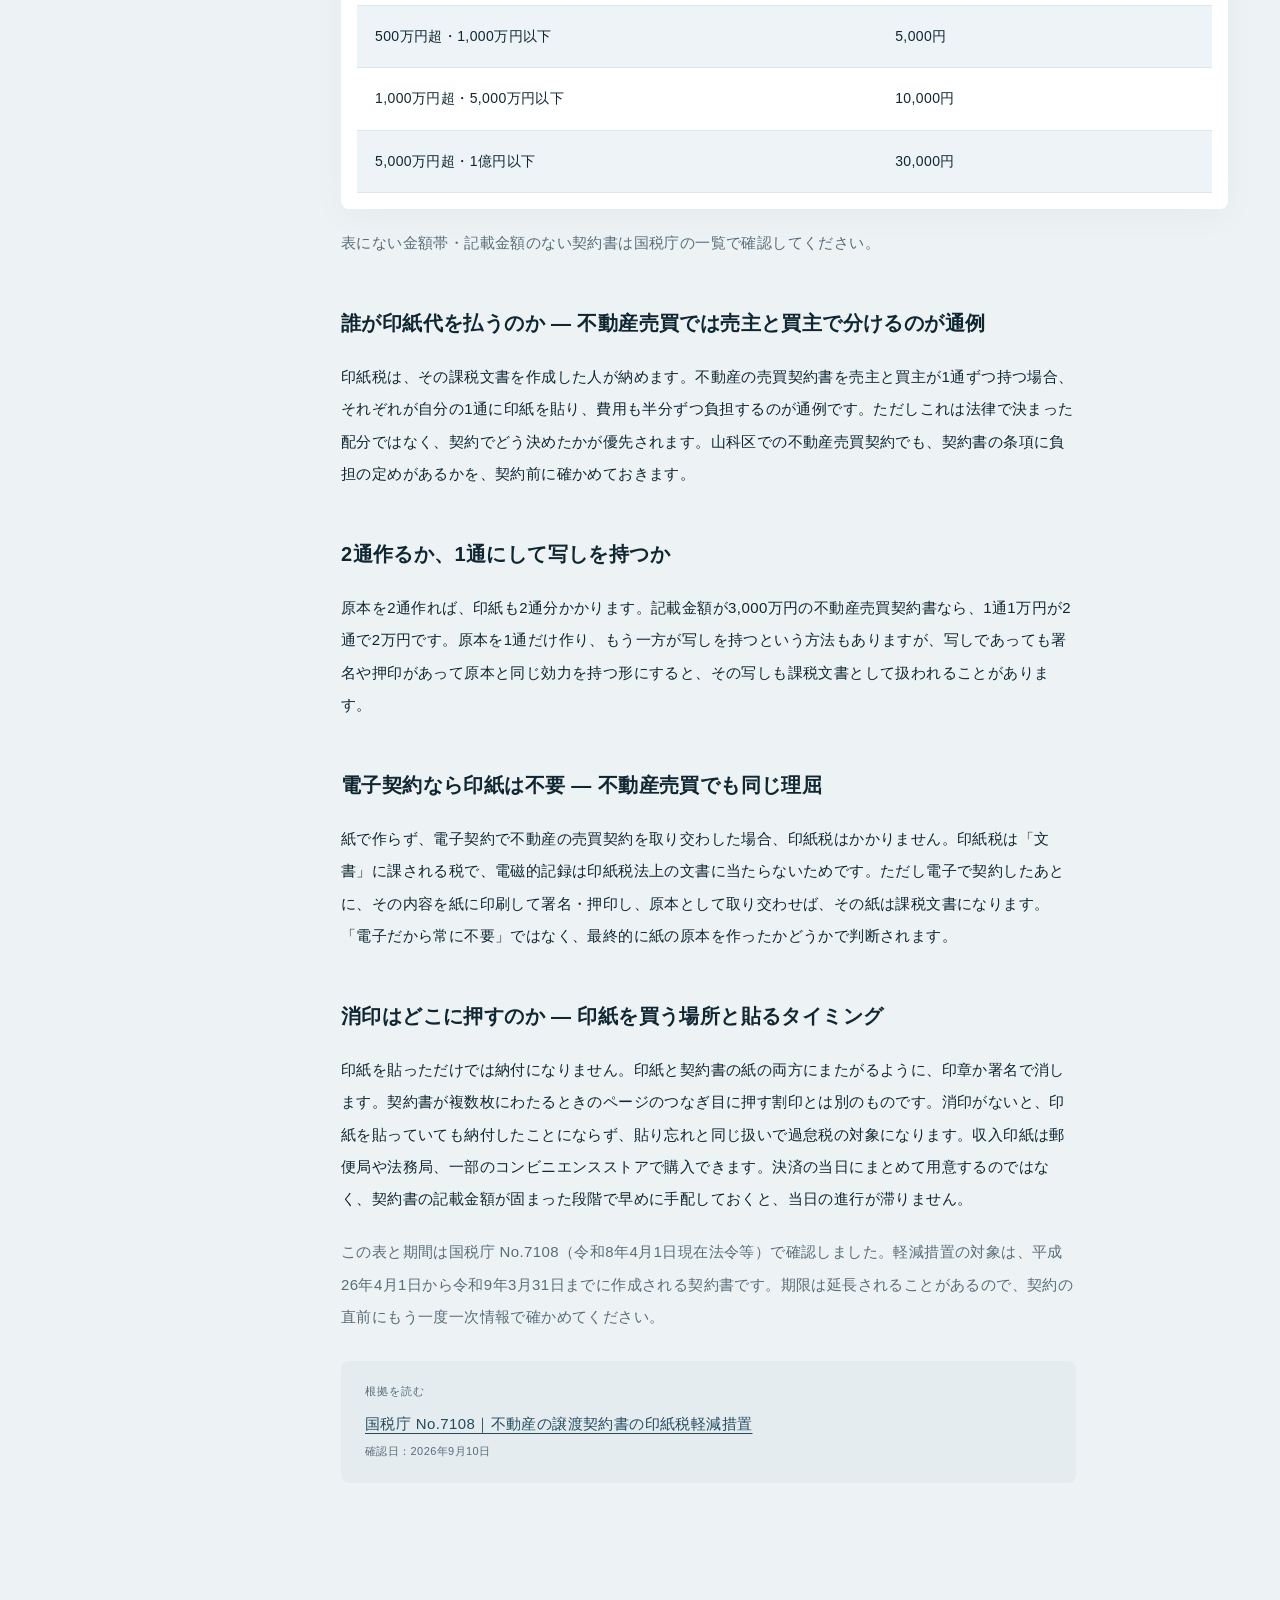
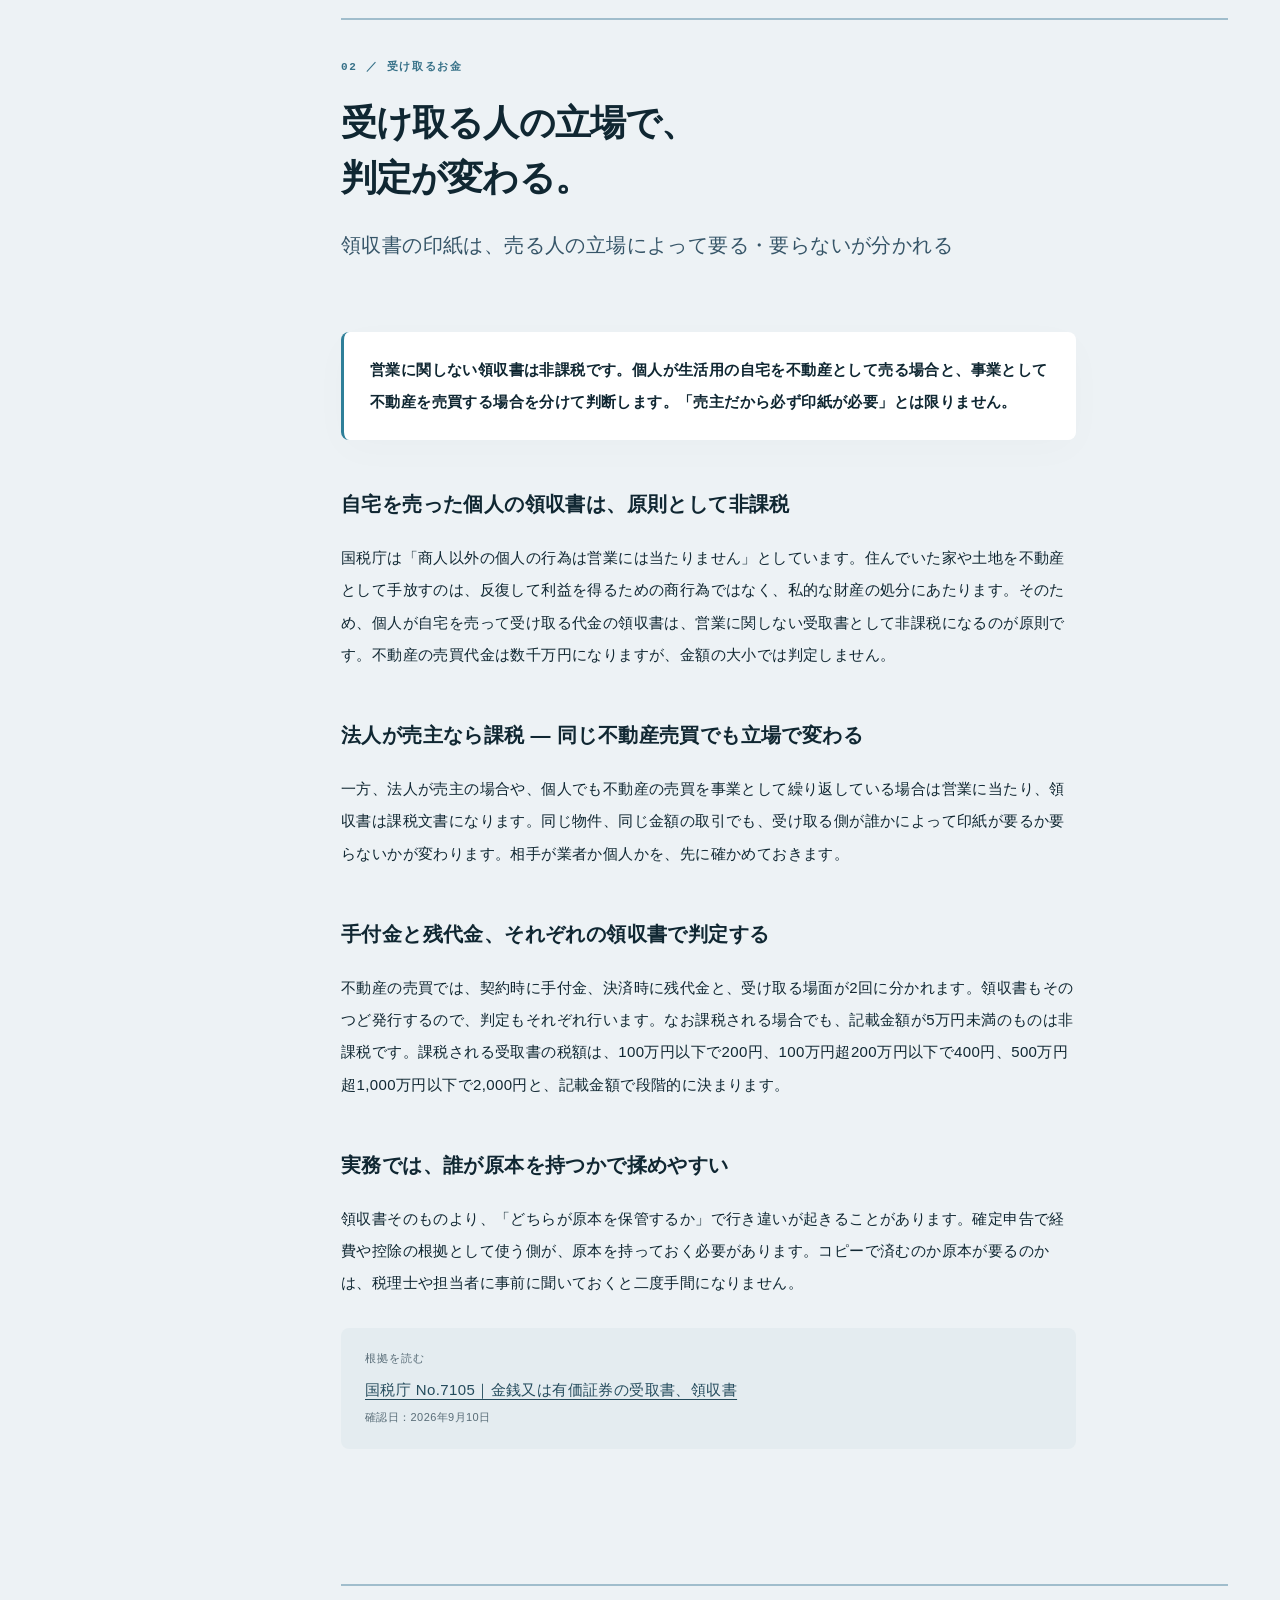
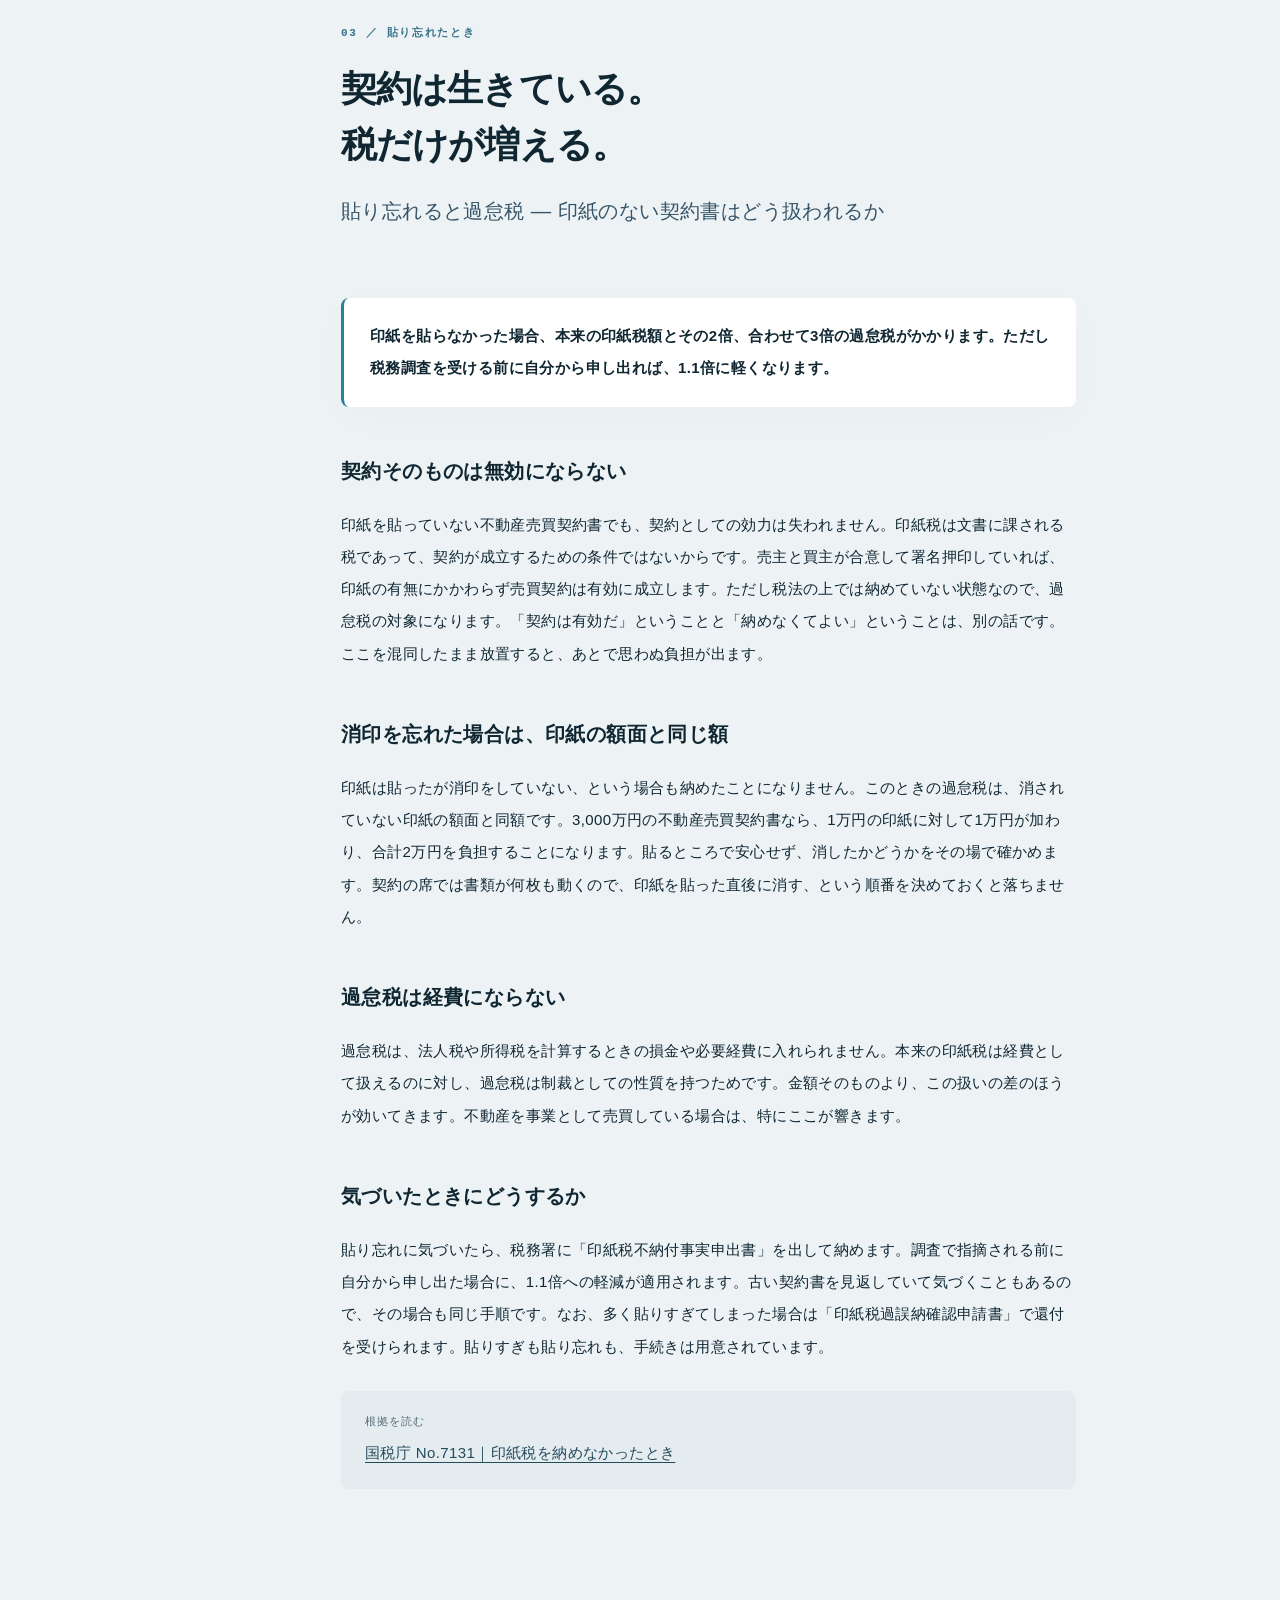
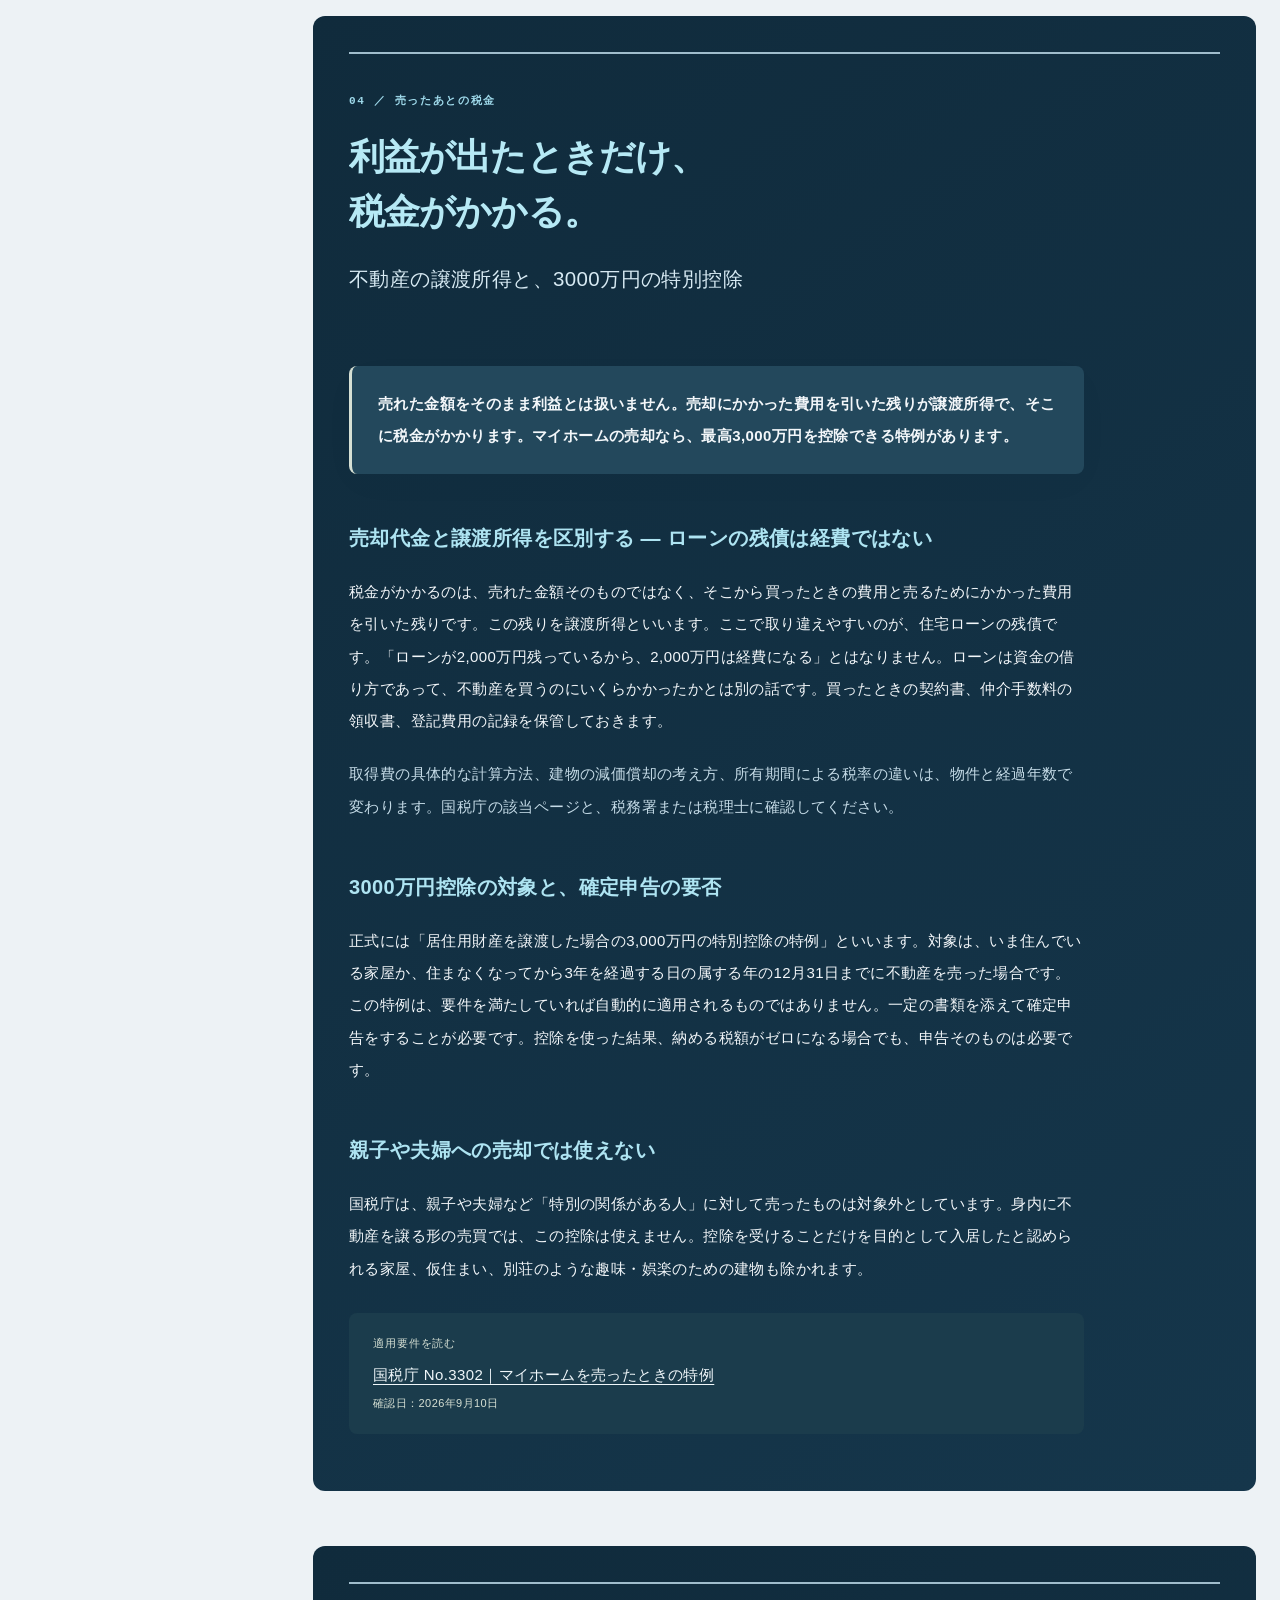
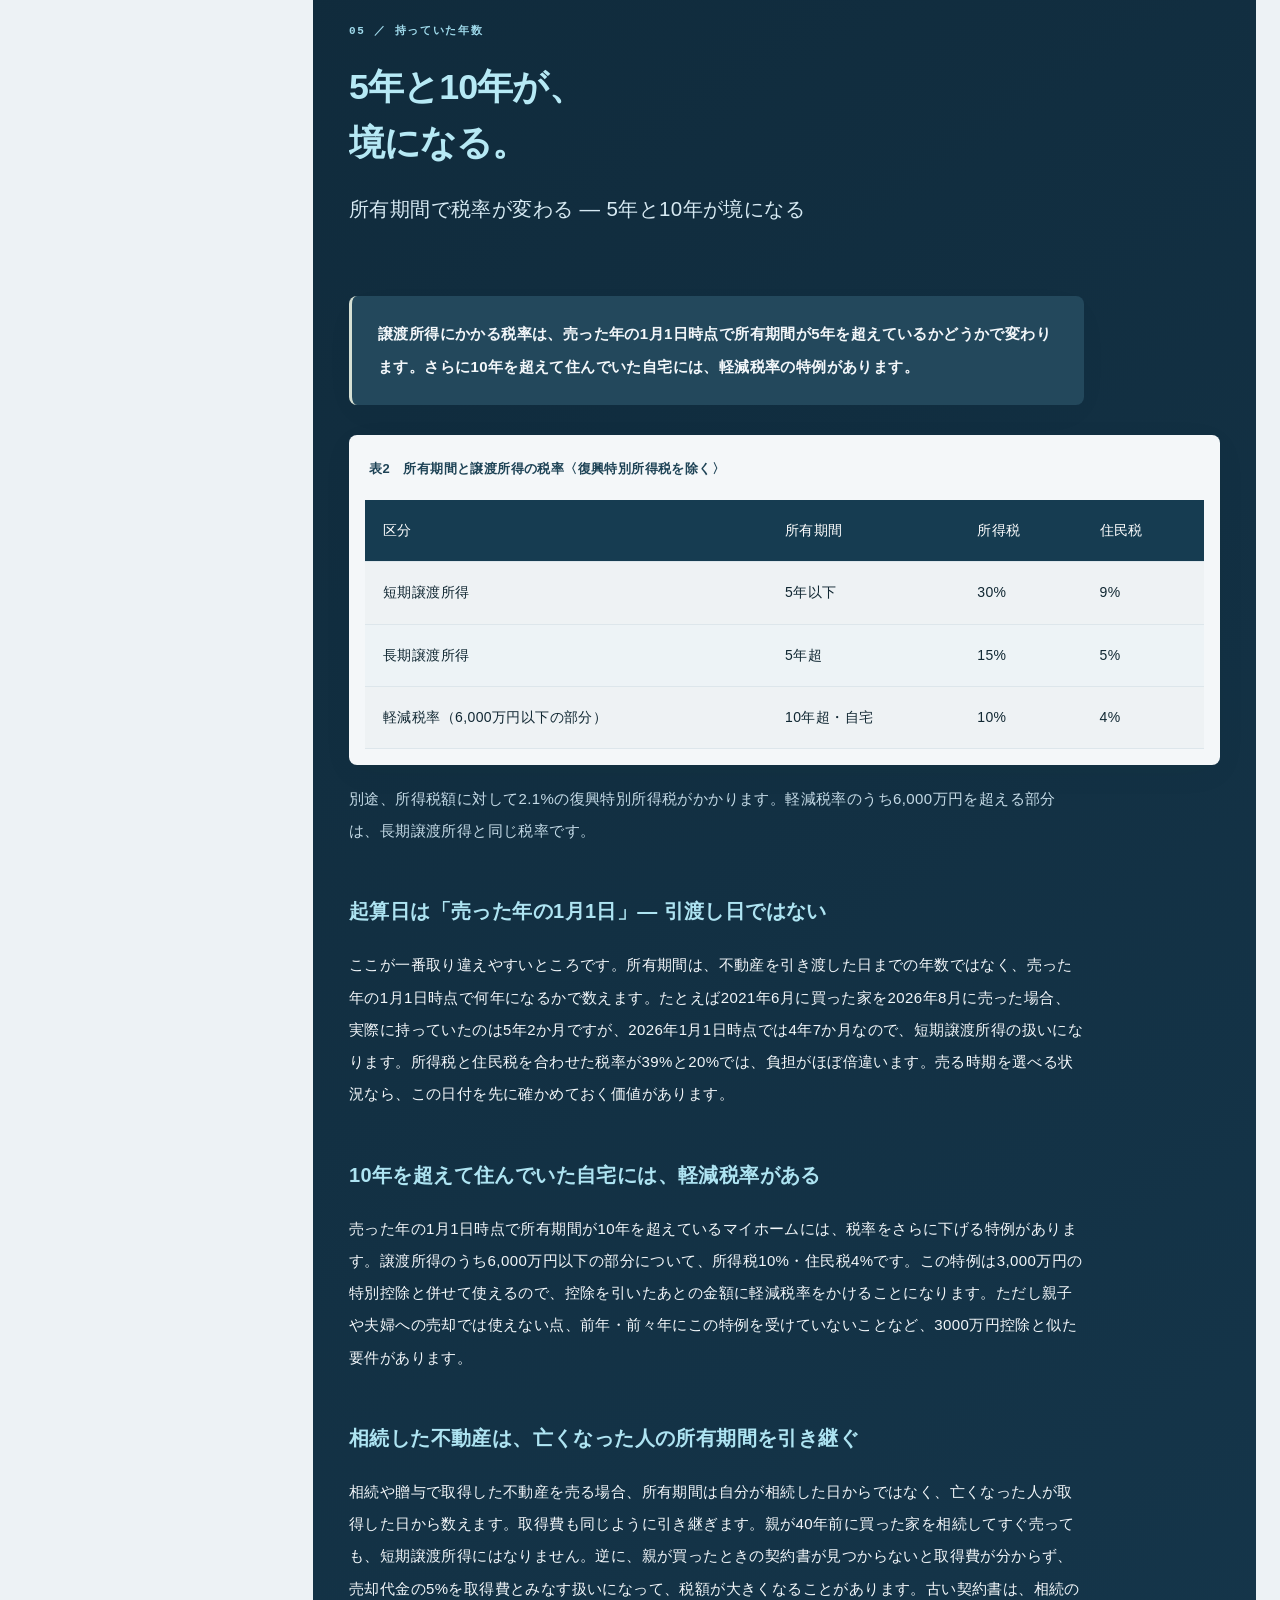
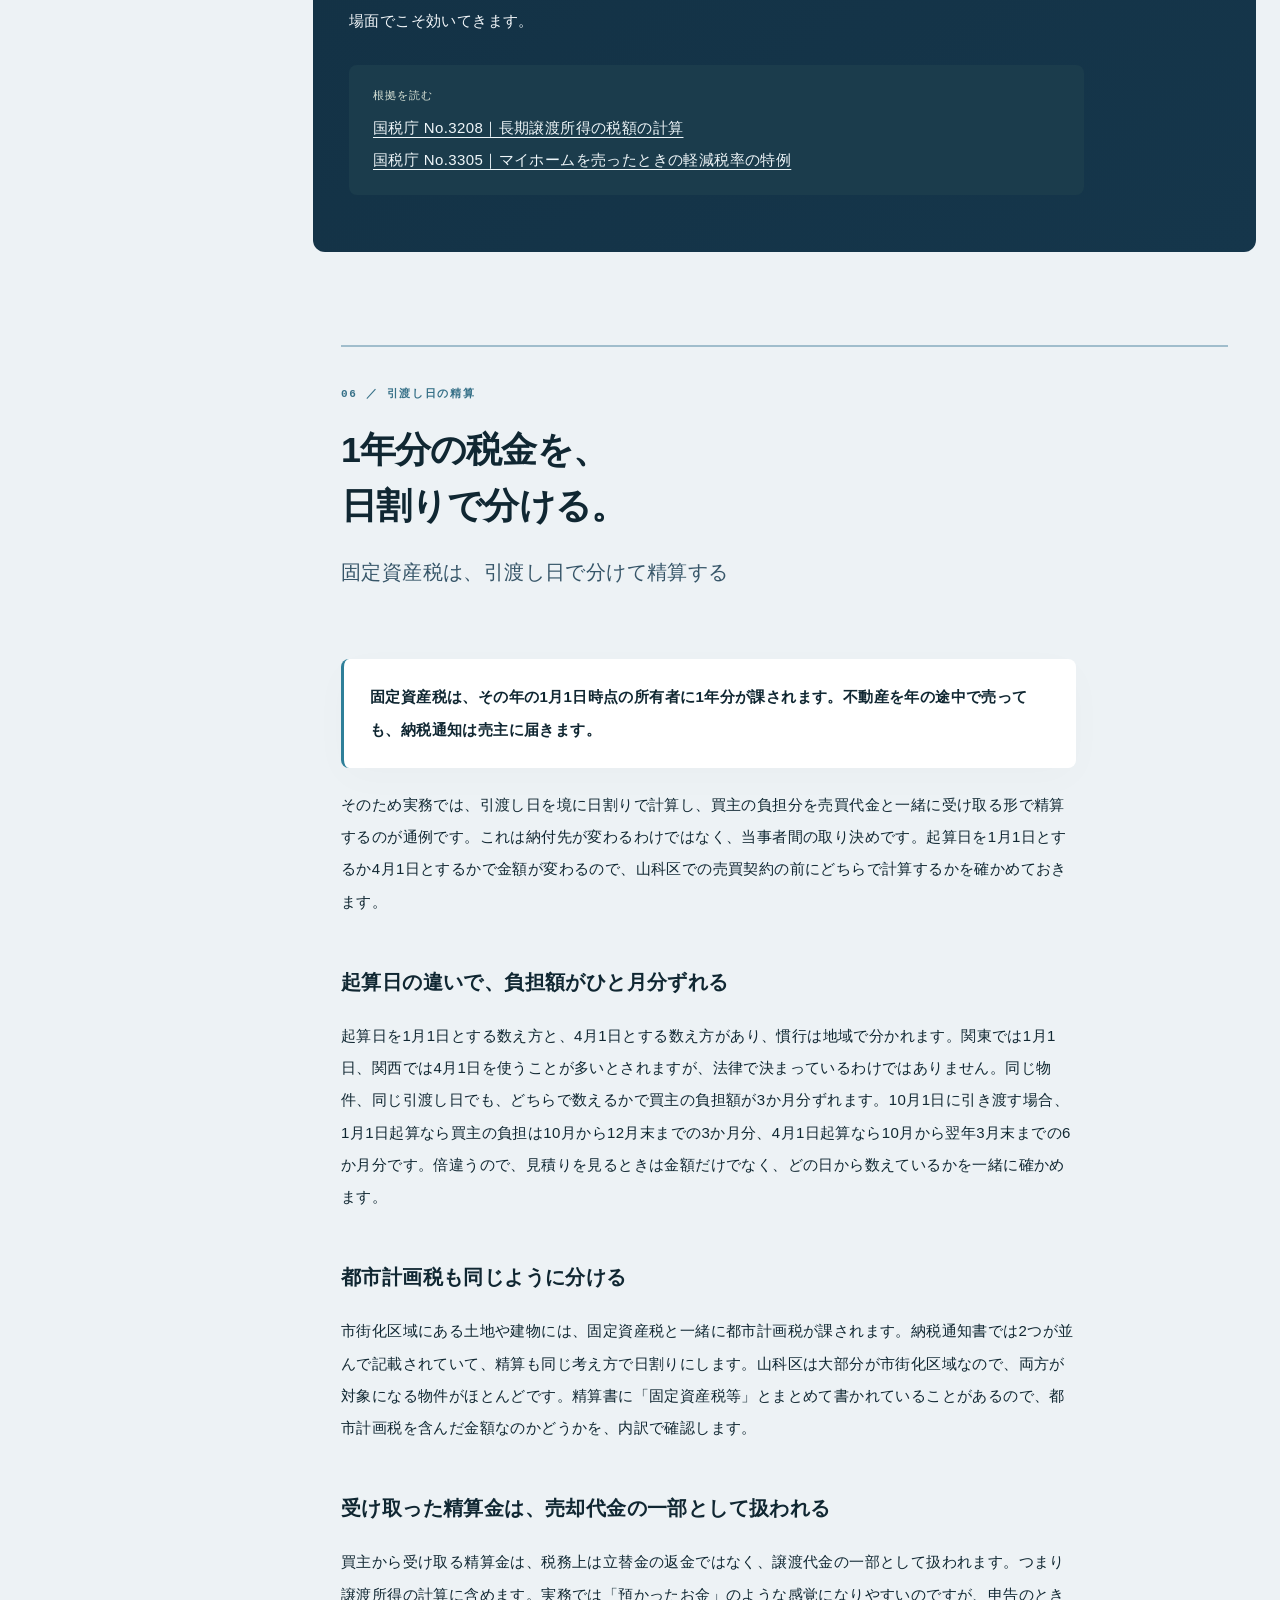
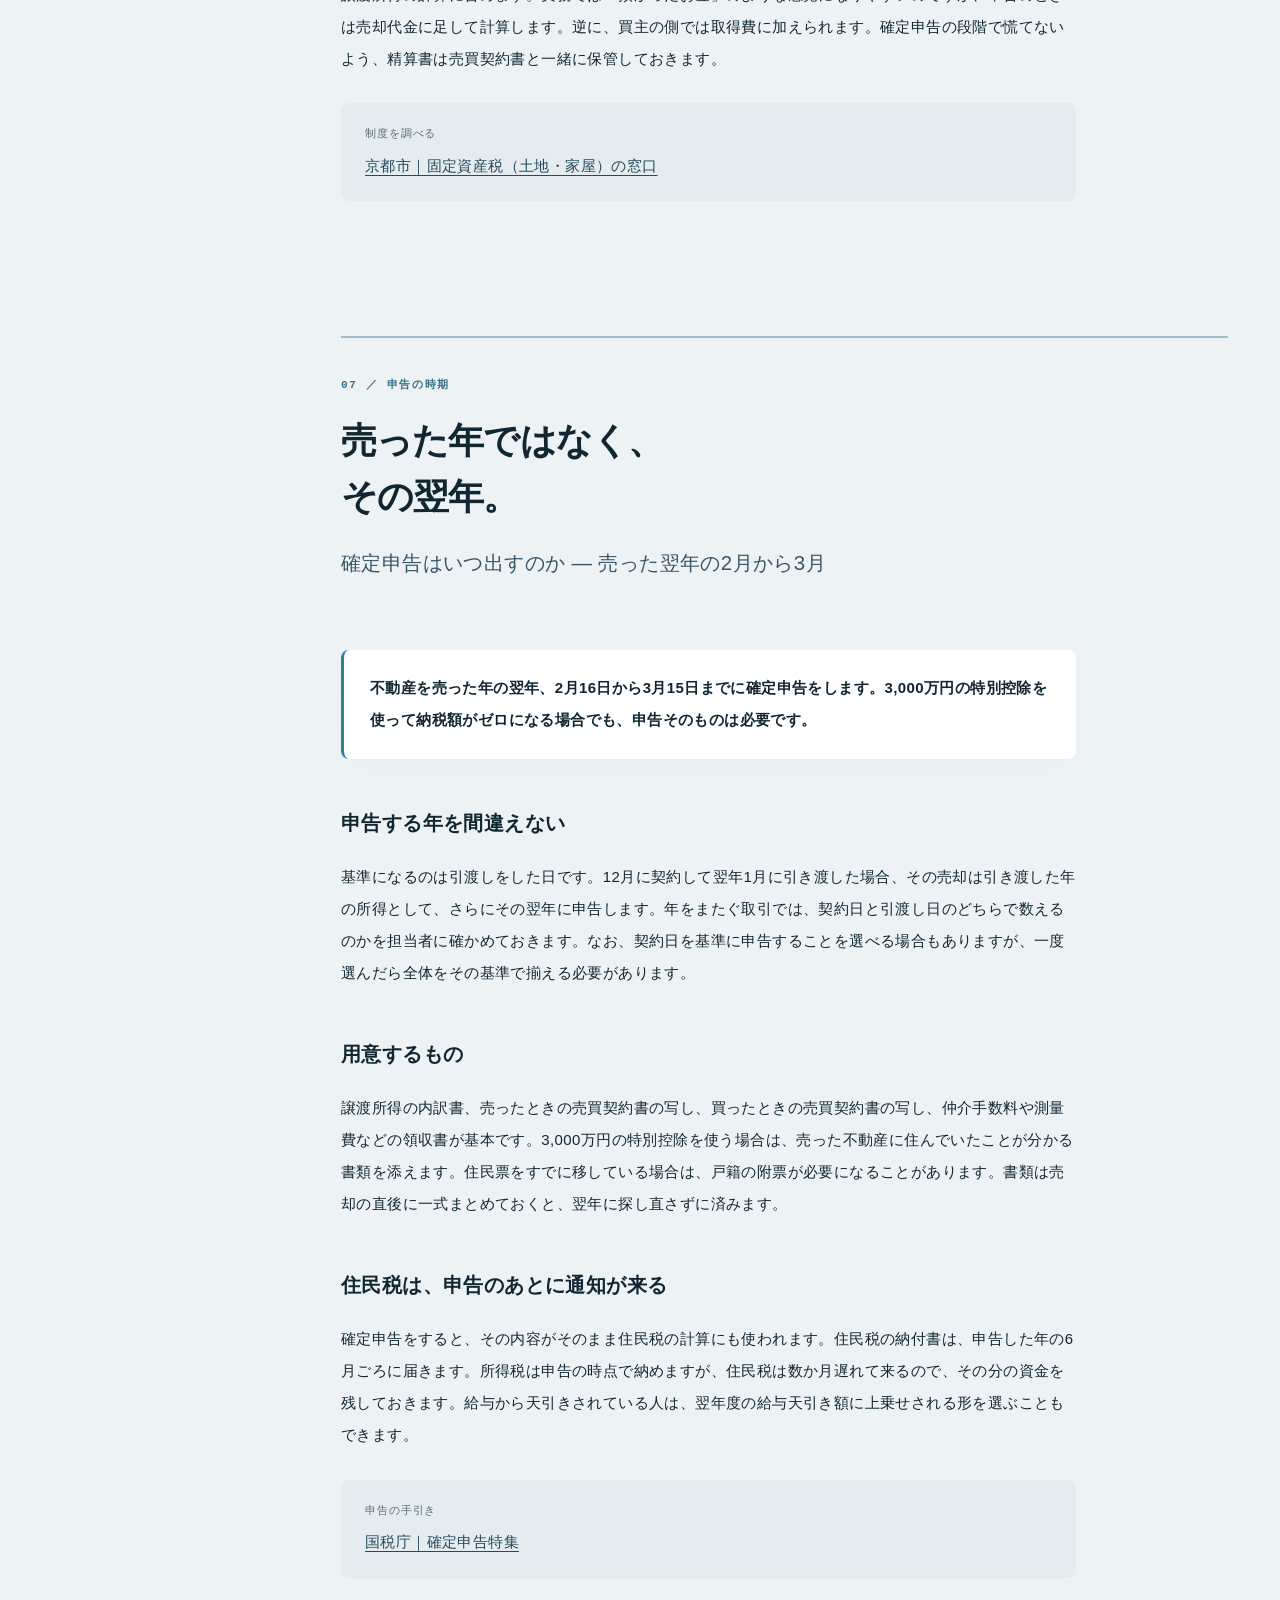
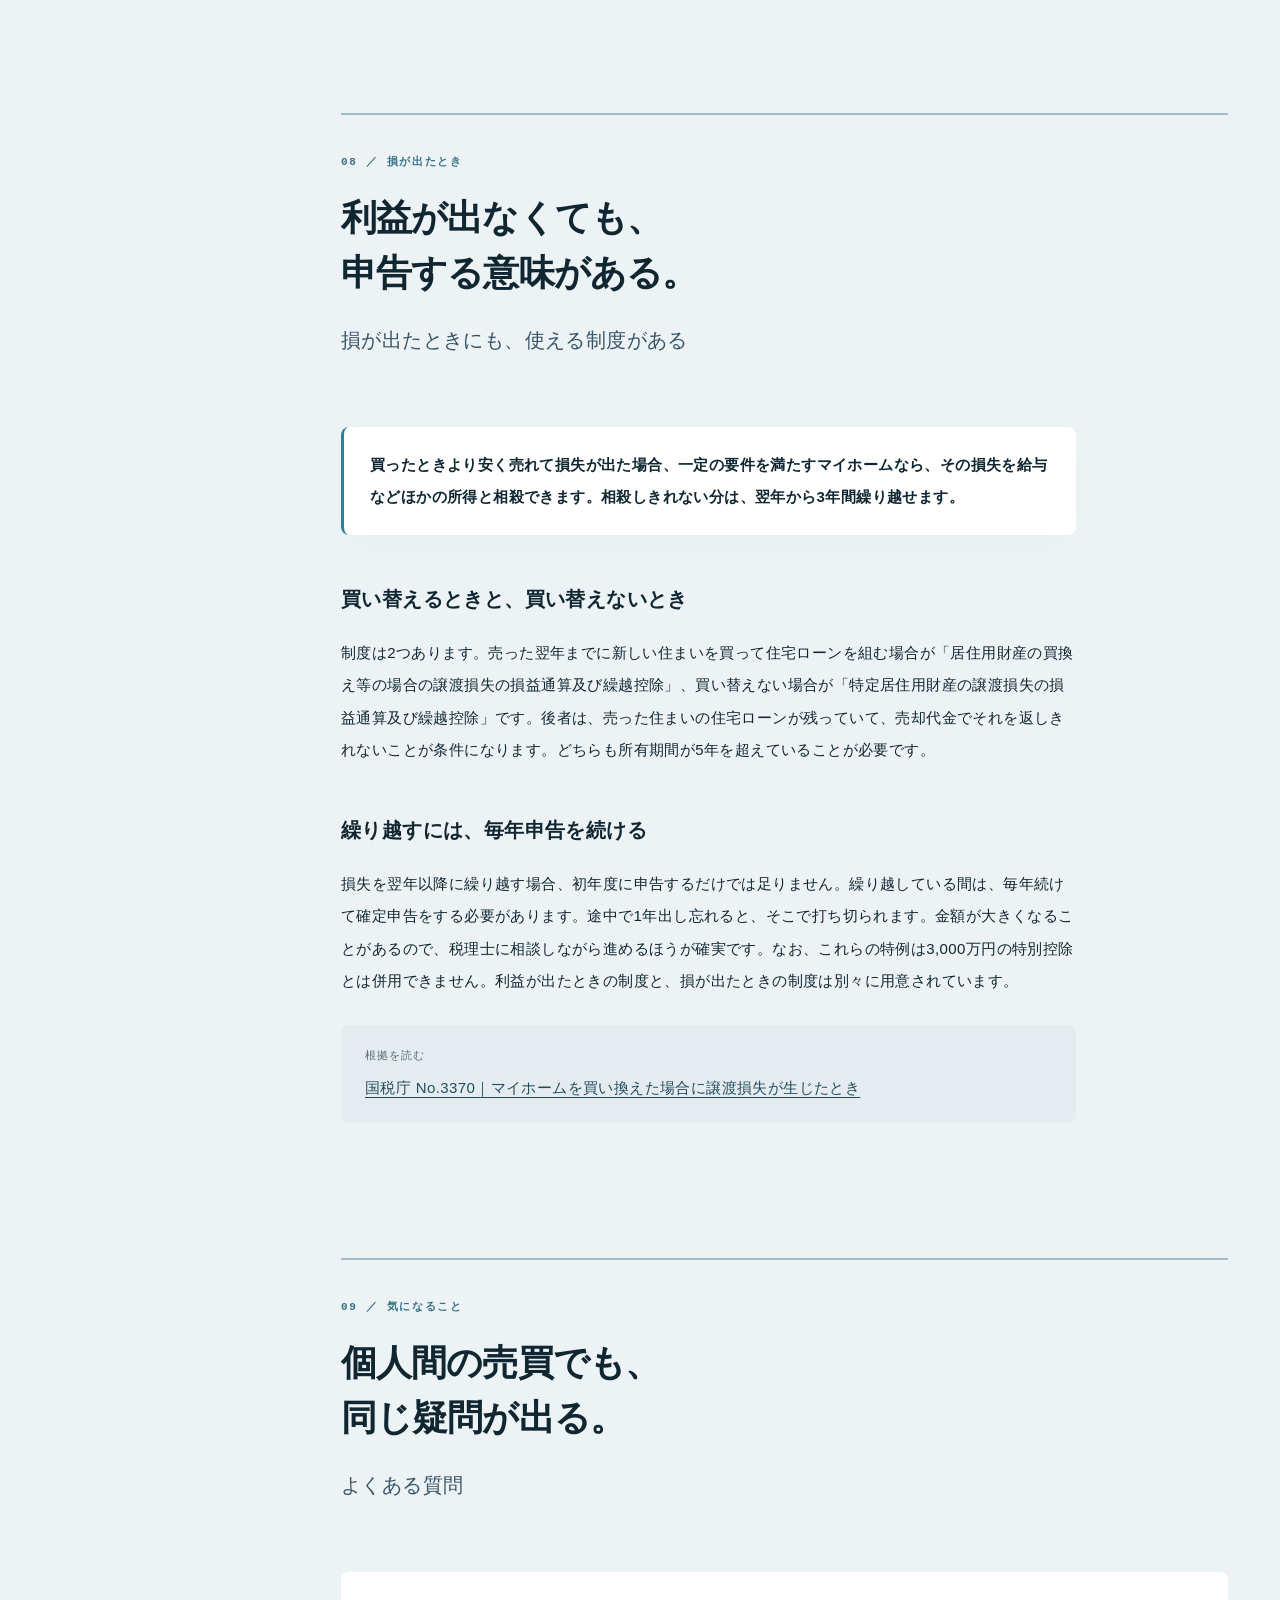
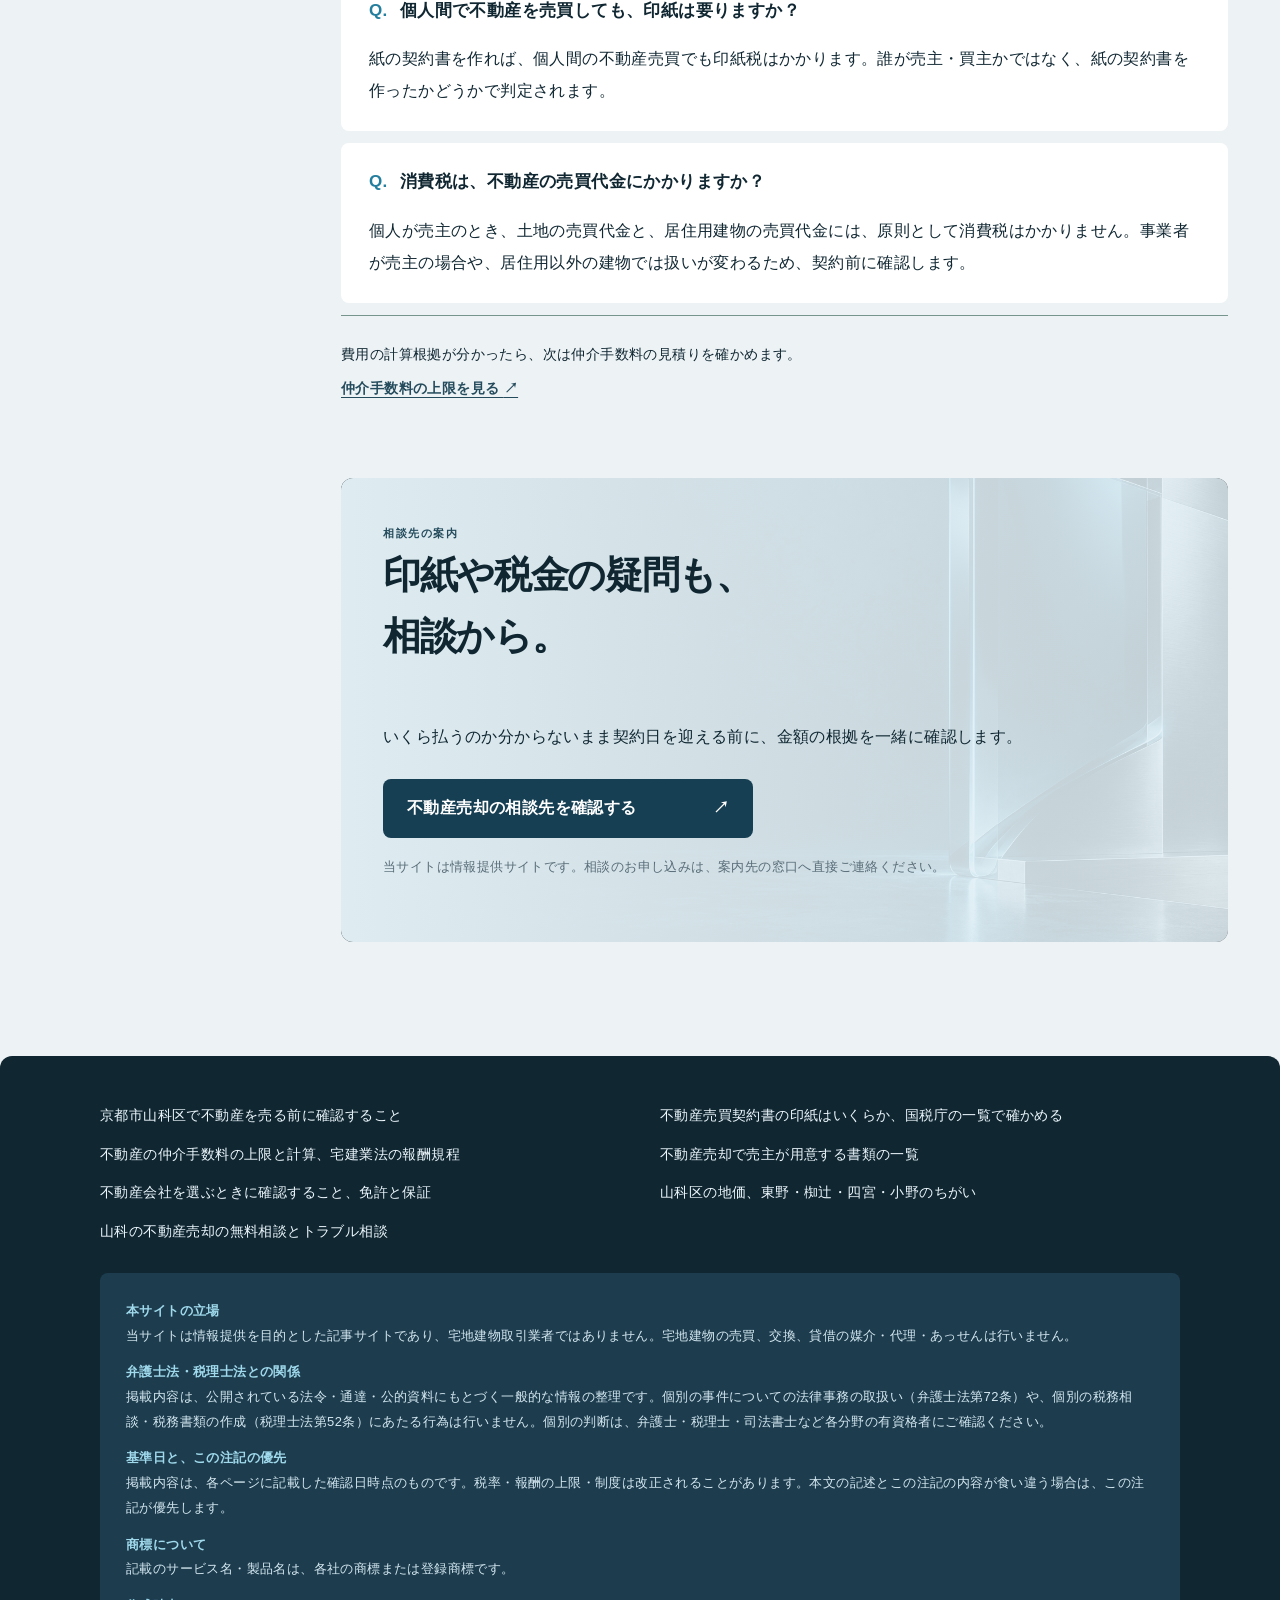
<file: inshi/index.html>
<!doctype html>
<html lang="ja">
<head>
  <meta charset="utf-8">
  <meta name="viewport" content="width=device-width, initial-scale=1">
  
  <meta name="robots" content="index, follow, max-image-preview:large">
  <title>売買契約書と領収書に貼る印紙、売った後の税。山科区で不動産を売却するとき</title>
  <meta name="description" content="不動産の売買契約書に貼る印紙は、契約書に書いた金額で段階的に変わります。領収書の印紙は誰が払うのか、自宅を売った個人は非課税になるのか、電子契約なら不要なのはなぜか。売った後の譲渡所得と三千万円の特別控除、固定資産税の日割り精算まで、山科区で不動産を売却するときに関わる税を、国税庁の条文まで戻って整理します。">
  <link rel="stylesheet" href="../誌面.css">
  <link rel="stylesheet" href="../山科エディトリアル.css?v=20260912">
  <script src="../誌面の動き.js" defer></script>
  <link rel="canonical" href="https://akatsuki-5648.github.io/yamashina-fudousan-seo/inshi/">
  <meta property="og:locale" content="ja_JP">
  <meta property="og:site_name" content="山科 暮らしと、不動産。">
  <meta property="og:type" content="article">
  <meta property="og:title" content="売買契約書と領収書に貼る印紙、売った後の税。山科区で不動産を売却するとき">
  <meta property="og:description" content="不動産の売買契約書に貼る印紙は、契約書に書いた金額で段階的に変わります。領収書の印紙は誰が払うのか、自宅を売った個人は非課税になるのか、電子契約なら不要なのはなぜか。売った後の譲渡所得と三千万円の特別控除、固定資産税の日割り精算まで、山科区で不動産を売却するときに関わる税を、国税庁の条文まで戻って整理します。">
  <meta property="og:url" content="https://akatsuki-5648.github.io/yamashina-fudousan-seo/inshi/">
  <meta property="og:image" content="https://akatsuki-5648.github.io/yamashina-fudousan-seo/images/og-inshi.jpg">
  <meta property="og:image:width" content="1200">
  <meta property="og:image:height" content="630">
  <meta property="og:image:alt" content="不動産の売買契約書と領収書に貼る印紙が、税の段階で変わることを表した紙片">
  <meta name="twitter:card" content="summary_large_image">
  <meta name="twitter:title" content="売買契約書と領収書に貼る印紙、売った後の税。山科区で不動産を売却するとき">
  <meta name="twitter:description" content="不動産の売買契約書に貼る印紙は、契約書に書いた金額で段階的に変わります。領収書の印紙は誰が払うのか、自宅を売った個人は非課税になるのか、電子契約なら不要なのはなぜか。売った後の譲渡所得と三千万円の特別控除、固定資産税の日割り精算まで、山科区で不動産を売却するときに関わる税を、国税庁の条文まで戻って整理します。">
  <meta name="twitter:image" content="https://akatsuki-5648.github.io/yamashina-fudousan-seo/images/og-inshi.jpg">
  <meta name="twitter:image:alt" content="不動産の売買契約書と領収書に貼る印紙が、税の段階で変わることを表した紙片">
  <meta name="theme-color" content="#102732">
  <link rel="manifest" href="../site.webmanifest">
  <link rel="apple-touch-icon" href="../apple-touch-icon.png?v=20260912b">
  <link rel="icon" href="../favicon.ico?v=20260912b" sizes="any">
  <link rel="icon" type="image/png" sizes="32x32" href="../favicon-32x32.png?v=20260912b">
  <script type="application/ld+json">
{
 "@context": "https://schema.org",
 "@graph": [
  {
   "@type": "Organization",
   "@id": "https://akatsuki-5648.github.io/yamashina-fudousan-seo/#org",
   "name": "山科 暮らしと、不動産。",
   "url": "https://akatsuki-5648.github.io/yamashina-fudousan-seo/"
  },
  {
   "@type": "WebSite",
   "@id": "https://akatsuki-5648.github.io/yamashina-fudousan-seo/#website",
   "url": "https://akatsuki-5648.github.io/yamashina-fudousan-seo/",
   "name": "山科 暮らしと、不動産。",
   "inLanguage": "ja",
   "publisher": {
    "@id": "https://akatsuki-5648.github.io/yamashina-fudousan-seo/#org"
   }
  },
  {
   "@type": "BreadcrumbList",
   "@id": "https://akatsuki-5648.github.io/yamashina-fudousan-seo/inshi/#breadcrumb",
   "itemListElement": [
    {
     "@type": "ListItem",
     "position": 1,
     "name": "TOP",
     "item": "https://akatsuki-5648.github.io/yamashina-fudousan-seo/"
    },
    {
     "@type": "ListItem",
     "position": 2,
     "name": "印紙と税",
     "item": "https://akatsuki-5648.github.io/yamashina-fudousan-seo/inshi/"
    }
   ]
  },
  {
   "@type": "Article",
   "@id": "https://akatsuki-5648.github.io/yamashina-fudousan-seo/inshi/#article",
   "headline": "売買契約書と領収書に貼る印紙、売った後の税。山科区で不動産を売却するとき",
   "description": "不動産の売買契約書に貼る印紙は、契約書に書いた金額で段階的に変わります。領収書の印紙は誰が払うのか、自宅を売った個人は非課税になるのか、電子契約なら不要なのはなぜか。売った後の譲渡所得と三千万円の特別控除、固定資産税の日割り精算まで、山科区で不動産を売却するときに関わる税を、国税庁の条文まで戻って整理します。",
   "image": "https://akatsuki-5648.github.io/yamashina-fudousan-seo/images/og-inshi.jpg",
   "datePublished": "2026-09-12",
   "dateModified": "2026-09-12",
   "inLanguage": "ja",
   "isPartOf": {
    "@id": "https://akatsuki-5648.github.io/yamashina-fudousan-seo/#website"
   },
   "publisher": {
    "@id": "https://akatsuki-5648.github.io/yamashina-fudousan-seo/#org"
   },
   "mainEntityOfPage": {
    "@id": "https://akatsuki-5648.github.io/yamashina-fudousan-seo/inshi/"
   }
  }
 ]
}
  </script>
</head>
<body class="page-inshi">
  <a class="skip" href="#article">本文へ進む</a>
  <header class="masthead wrap">
    <a class="wordmark" href="../" aria-label="TOPへ">山科<span>暮らしと、不動産。</span></a>
    <nav aria-label="サイト内の案内"><a href="../">TOP</a><a href="./" aria-current="page">印紙と税</a><a href="../tesuryo/">仲介手数料</a><a href="../shorui/">必要書類</a><a href="../kaisha/">会社の選び方</a><a href="../chika/">山科の地価</a><a class="nav-cta" href="../soudan/">相談先の案内 <span aria-hidden="true">↗</span></a></nav>
  </header>
  <main id="top">
    <article id="article">
      <header class="cover wrap">
        <div class="cover-copy">
          <p class="eyebrow">京都・山科 ／ 契約のお金</p>
          <p class="display-copy">紙の重さより、<br>数字の根拠を。</p>
          <h1>不動産売買の印紙と税 ― 山科区で売却するときに確かめること</h1>
          <p class="lead">売買契約書の印紙、領収書の印紙、そして売れたあとの税金。<br>いくら、誰が、いつ払うのかを、条文と一次情報で確かめます。</p>
          <p class="cover-meta">売却の手引き <span aria-hidden="true">—</span> 第2号</p>
        </div>
        <figure class="cover-image image-slot">
          <img src="../images/04-stamp-tax.webp" width="1672" height="941" alt="不動産の売買契約書と領収書に貼る印紙が、税の段階で変わることを表した紙片" fetchpriority="high">
          <span class="image-label">02 ／ 契約のお金</span>
          <figcaption>金額の段階で税額が変わることを表した生成イメージ。実際の収入印紙ではありません。</figcaption>
        </figure>
      </header>

      <div class="reading-layout wrap">
        <aside class="contents">
          <nav aria-label="目次">
            <p class="eyebrow">この記事で確かめること</p>
            <ol>
              <li><a href="#stamp">売買契約書の印紙</a></li><li><a href="#receipt">領収書の印紙</a></li>
              <li><a href="#kataizei">貼り忘れと過怠税</a></li><li class="contents-core"><a href="#tax">譲渡所得と控除</a></li>
              <li><a href="#kikan">所有期間と税率</a></li><li><a href="#settle">固定資産税の精算</a></li>
              <li><a href="#shinkoku">確定申告の時期</a></li><li><a href="#songai">損が出たとき</a></li>
              <li><a href="#faq">よくある質問</a></li>
            </ol>
          </nav>
          <p class="aside-note">金額の根拠は、各章の出典から確認できます。</p>
        </aside>

        <div class="article-body">
          <section class="chapter" id="stamp" aria-labelledby="stamp-title">
            <header class="chapter-heading"><p class="kicker">01 ／ 契約書の印紙</p><p class="chapter-copy">記載金額で、<br>税額が決まる。</p><h2 id="stamp-title">不動産の売買契約書には、いくらの印紙が要るか</h2></header>
            <p class="answer">紙の不動産売買契約書の印紙税は、記載金額で変わります。下表は2027年3月31日までに作成される契約書に対する軽減税額の抜粋です。</p>
            <div class="table-scroll" role="region" aria-label="印紙税額の表。狭い画面では横にスクロールできます" tabindex="0"><table><caption>表1　不動産売買契約書の印紙税額〈軽減措置・抜粋〉</caption><thead><tr><th scope="col">契約書に記載された金額</th><th scope="col">1通当たりの税額</th></tr></thead><tbody>
              <tr><th scope="row">100万円超・500万円以下</th><td>1,000円</td></tr><tr><th scope="row">500万円超・1,000万円以下</th><td>5,000円</td></tr><tr><th scope="row">1,000万円超・5,000万円以下</th><td>10,000円</td></tr><tr><th scope="row">5,000万円超・1億円以下</th><td>30,000円</td></tr>
            </tbody></table></div>
            <p class="small">表にない金額帯・記載金額のない契約書は国税庁の一覧で確認してください。</p>
            <h3>誰が印紙代を払うのか ― 不動産売買では売主と買主で分けるのが通例</h3>
            <p>印紙税は、その課税文書を作成した人が納めます。不動産の売買契約書を売主と買主が1通ずつ持つ場合、それぞれが自分の1通に印紙を貼り、費用も半分ずつ負担するのが通例です。ただしこれは法律で決まった配分ではなく、契約でどう決めたかが優先されます。山科区での不動産売買契約でも、契約書の条項に負担の定めがあるかを、契約前に確かめておきます。</p>
            <h3>2通作るか、1通にして写しを持つか</h3>
            <p>原本を2通作れば、印紙も2通分かかります。記載金額が3,000万円の不動産売買契約書なら、1通1万円が2通で2万円です。原本を1通だけ作り、もう一方が写しを持つという方法もありますが、写しであっても署名や押印があって原本と同じ効力を持つ形にすると、その写しも課税文書として扱われることがあります。</p>
            <h3>電子契約なら印紙は不要 ― 不動産売買でも同じ理屈</h3>
            <p>紙で作らず、電子契約で不動産の売買契約を取り交わした場合、印紙税はかかりません。印紙税は「文書」に課される税で、電磁的記録は印紙税法上の文書に当たらないためです。ただし電子で契約したあとに、その内容を紙に印刷して署名・押印し、原本として取り交わせば、その紙は課税文書になります。「電子だから常に不要」ではなく、最終的に紙の原本を作ったかどうかで判断されます。</p>
            <h3>消印はどこに押すのか ― 印紙を買う場所と貼るタイミング</h3>
            <p>印紙を貼っただけでは納付になりません。印紙と契約書の紙の両方にまたがるように、印章か署名で消します。契約書が複数枚にわたるときのページのつなぎ目に押す割印とは別のものです。消印がないと、印紙を貼っていても納付したことにならず、貼り忘れと同じ扱いで過怠税の対象になります。収入印紙は郵便局や法務局、一部のコンビニエンスストアで購入できます。決済の当日にまとめて用意するのではなく、契約書の記載金額が固まった段階で早めに手配しておくと、当日の進行が滞りません。</p>
            <p class="small">この表と期間は国税庁 No.7108（令和8年4月1日現在法令等）で確認しました。軽減措置の対象は、平成26年4月1日から令和9年3月31日までに作成される契約書です。期限は延長されることがあるので、契約の直前にもう一度一次情報で確かめてください。</p>
            <p class="source"><span>根拠を読む</span><a href="https://www.nta.go.jp/taxes/shiraberu/taxanswer/inshi/7108.htm">国税庁 No.7108｜不動産の譲渡契約書の印紙税軽減措置</a><small>確認日：2026年9月10日</small></p>
          </section>

          <section class="chapter" id="receipt" aria-labelledby="receipt-title">
            <header class="chapter-heading"><p class="kicker">02 ／ 受け取るお金</p><p class="chapter-copy">受け取る人の立場で、<br>判定が変わる。</p><h2 id="receipt-title">領収書の印紙は、売る人の立場によって要る・要らないが分かれる</h2></header>
            <p class="answer">営業に関しない領収書は非課税です。個人が生活用の自宅を不動産として売る場合と、事業として不動産を売買する場合を分けて判断します。「売主だから必ず印紙が必要」とは限りません。</p>
            <h3>自宅を売った個人の領収書は、原則として非課税</h3>
            <p>国税庁は「商人以外の個人の行為は営業には当たりません」としています。住んでいた家や土地を不動産として手放すのは、反復して利益を得るための商行為ではなく、私的な財産の処分にあたります。そのため、個人が自宅を売って受け取る代金の領収書は、営業に関しない受取書として非課税になるのが原則です。不動産の売買代金は数千万円になりますが、金額の大小では判定しません。</p>
            <h3>法人が売主なら課税 ― 同じ不動産売買でも立場で変わる</h3>
            <p>一方、法人が売主の場合や、個人でも不動産の売買を事業として繰り返している場合は営業に当たり、領収書は課税文書になります。同じ物件、同じ金額の取引でも、受け取る側が誰かによって印紙が要るか要らないかが変わります。相手が業者か個人かを、先に確かめておきます。</p>
            <h3>手付金と残代金、それぞれの領収書で判定する</h3>
            <p>不動産の売買では、契約時に手付金、決済時に残代金と、受け取る場面が2回に分かれます。領収書もそのつど発行するので、判定もそれぞれ行います。なお課税される場合でも、記載金額が5万円未満のものは非課税です。課税される受取書の税額は、100万円以下で200円、100万円超200万円以下で400円、500万円超1,000万円以下で2,000円と、記載金額で段階的に決まります。</p>
            <h3>実務では、誰が原本を持つかで揉めやすい</h3>
            <p>領収書そのものより、「どちらが原本を保管するか」で行き違いが起きることがあります。確定申告で経費や控除の根拠として使う側が、原本を持っておく必要があります。コピーで済むのか原本が要るのかは、税理士や担当者に事前に聞いておくと二度手間になりません。</p>
            <p class="source"><span>根拠を読む</span><a href="https://www.nta.go.jp/taxes/shiraberu/taxanswer/inshi/7105.htm">国税庁 No.7105｜金銭又は有価証券の受取書、領収書</a><small>確認日：2026年9月10日</small></p>
          </section>

          <section class="chapter" id="kataizei" aria-labelledby="kataizei-title">
            <header class="chapter-heading"><p class="kicker">03 ／ 貼り忘れたとき</p><p class="chapter-copy">契約は生きている。<br>税だけが増える。</p><h2 id="kataizei-title">貼り忘れると過怠税 ― 印紙のない契約書はどう扱われるか</h2></header>
            <p class="answer">印紙を貼らなかった場合、本来の印紙税額とその2倍、合わせて3倍の過怠税がかかります。ただし税務調査を受ける前に自分から申し出れば、1.1倍に軽くなります。</p>
            <h3>契約そのものは無効にならない</h3>
            <p>印紙を貼っていない不動産売買契約書でも、契約としての効力は失われません。印紙税は文書に課される税であって、契約が成立するための条件ではないからです。売主と買主が合意して署名押印していれば、印紙の有無にかかわらず売買契約は有効に成立します。ただし税法の上では納めていない状態なので、過怠税の対象になります。「契約は有効だ」ということと「納めなくてよい」ということは、別の話です。ここを混同したまま放置すると、あとで思わぬ負担が出ます。</p>
            <h3>消印を忘れた場合は、印紙の額面と同じ額</h3>
            <p>印紙は貼ったが消印をしていない、という場合も納めたことになりません。このときの過怠税は、消されていない印紙の額面と同額です。3,000万円の不動産売買契約書なら、1万円の印紙に対して1万円が加わり、合計2万円を負担することになります。貼るところで安心せず、消したかどうかをその場で確かめます。契約の席では書類が何枚も動くので、印紙を貼った直後に消す、という順番を決めておくと落ちません。</p>
            <h3>過怠税は経費にならない</h3>
            <p>過怠税は、法人税や所得税を計算するときの損金や必要経費に入れられません。本来の印紙税は経費として扱えるのに対し、過怠税は制裁としての性質を持つためです。金額そのものより、この扱いの差のほうが効いてきます。不動産を事業として売買している場合は、特にここが響きます。</p>
            <h3>気づいたときにどうするか</h3>
            <p>貼り忘れに気づいたら、税務署に「印紙税不納付事実申出書」を出して納めます。調査で指摘される前に自分から申し出た場合に、1.1倍への軽減が適用されます。古い契約書を見返していて気づくこともあるので、その場合も同じ手順です。なお、多く貼りすぎてしまった場合は「印紙税過誤納確認申請書」で還付を受けられます。貼りすぎも貼り忘れも、手続きは用意されています。</p>
            <p class="source"><span>根拠を読む</span><a href="https://www.nta.go.jp/taxes/shiraberu/taxanswer/inshi/7131.htm">国税庁 No.7131｜印紙税を納めなかったとき</a></p>
          </section>

          <section class="chapter core-chapter" id="tax" aria-labelledby="tax-title">
            <header class="chapter-heading"><p class="kicker">04 ／ 売ったあとの税金</p><p class="chapter-copy">利益が出たときだけ、<br>税金がかかる。</p><h2 id="tax-title">不動産の譲渡所得と、3000万円の特別控除</h2></header>
            <p class="answer">売れた金額をそのまま利益とは扱いません。売却にかかった費用を引いた残りが譲渡所得で、そこに税金がかかります。マイホームの売却なら、最高3,000万円を控除できる特例があります。</p>
            <h3>売却代金と譲渡所得を区別する ― ローンの残債は経費ではない</h3>
            <p>税金がかかるのは、売れた金額そのものではなく、そこから買ったときの費用と売るためにかかった費用を引いた残りです。この残りを譲渡所得といいます。ここで取り違えやすいのが、住宅ローンの残債です。「ローンが2,000万円残っているから、2,000万円は経費になる」とはなりません。ローンは資金の借り方であって、不動産を買うのにいくらかかったかとは別の話です。買ったときの契約書、仲介手数料の領収書、登記費用の記録を保管しておきます。</p>
            <p class="small">取得費の具体的な計算方法、建物の減価償却の考え方、所有期間による税率の違いは、物件と経過年数で変わります。国税庁の該当ページと、税務署または税理士に確認してください。</p>
            <h3>3000万円控除の対象と、確定申告の要否</h3>
            <p>正式には「居住用財産を譲渡した場合の3,000万円の特別控除の特例」といいます。対象は、いま住んでいる家屋か、住まなくなってから3年を経過する日の属する年の12月31日までに不動産を売った場合です。この特例は、要件を満たしていれば自動的に適用されるものではありません。一定の書類を添えて確定申告をすることが必要です。控除を使った結果、納める税額がゼロになる場合でも、申告そのものは必要です。</p>
            <h3>親子や夫婦への売却では使えない</h3>
            <p>国税庁は、親子や夫婦など「特別の関係がある人」に対して売ったものは対象外としています。身内に不動産を譲る形の売買では、この控除は使えません。控除を受けることだけを目的として入居したと認められる家屋、仮住まい、別荘のような趣味・娯楽のための建物も除かれます。</p>
            <p class="source"><span>適用要件を読む</span><a href="https://www.nta.go.jp/taxes/shiraberu/taxanswer/joto/3302.htm">国税庁 No.3302｜マイホームを売ったときの特例</a><small>確認日：2026年9月10日</small></p>
          </section>

          <section class="chapter core-chapter" id="kikan" aria-labelledby="kikan-title">
            <header class="chapter-heading"><p class="kicker">05 ／ 持っていた年数</p><p class="chapter-copy">5年と10年が、<br>境になる。</p><h2 id="kikan-title">所有期間で税率が変わる ― 5年と10年が境になる</h2></header>
            <p class="answer">譲渡所得にかかる税率は、売った年の1月1日時点で所有期間が5年を超えているかどうかで変わります。さらに10年を超えて住んでいた自宅には、軽減税率の特例があります。</p>
            <div class="table-scroll" role="region" aria-label="所有期間による税率の表" tabindex="0"><table><caption>表2　所有期間と譲渡所得の税率〈復興特別所得税を除く〉</caption><thead><tr><th scope="col">区分</th><th scope="col">所有期間</th><th scope="col">所得税</th><th scope="col">住民税</th></tr></thead><tbody>
              <tr><th scope="row">短期譲渡所得</th><td>5年以下</td><td>30%</td><td>9%</td></tr>
              <tr><th scope="row">長期譲渡所得</th><td>5年超</td><td>15%</td><td>5%</td></tr>
              <tr><th scope="row">軽減税率（6,000万円以下の部分）</th><td>10年超・自宅</td><td>10%</td><td>4%</td></tr>
            </tbody></table></div>
            <p class="small">別途、所得税額に対して2.1%の復興特別所得税がかかります。軽減税率のうち6,000万円を超える部分は、長期譲渡所得と同じ税率です。</p>
            <h3>起算日は「売った年の1月1日」― 引渡し日ではない</h3>
            <p>ここが一番取り違えやすいところです。所有期間は、不動産を引き渡した日までの年数ではなく、売った年の1月1日時点で何年になるかで数えます。たとえば2021年6月に買った家を2026年8月に売った場合、実際に持っていたのは5年2か月ですが、2026年1月1日時点では4年7か月なので、短期譲渡所得の扱いになります。所得税と住民税を合わせた税率が39%と20%では、負担がほぼ倍違います。売る時期を選べる状況なら、この日付を先に確かめておく価値があります。</p>
            <h3>10年を超えて住んでいた自宅には、軽減税率がある</h3>
            <p>売った年の1月1日時点で所有期間が10年を超えているマイホームには、税率をさらに下げる特例があります。譲渡所得のうち6,000万円以下の部分について、所得税10%・住民税4%です。この特例は3,000万円の特別控除と併せて使えるので、控除を引いたあとの金額に軽減税率をかけることになります。ただし親子や夫婦への売却では使えない点、前年・前々年にこの特例を受けていないことなど、3000万円控除と似た要件があります。</p>
            <h3>相続した不動産は、亡くなった人の所有期間を引き継ぐ</h3>
            <p>相続や贈与で取得した不動産を売る場合、所有期間は自分が相続した日からではなく、亡くなった人が取得した日から数えます。取得費も同じように引き継ぎます。親が40年前に買った家を相続してすぐ売っても、短期譲渡所得にはなりません。逆に、親が買ったときの契約書が見つからないと取得費が分からず、売却代金の5%を取得費とみなす扱いになって、税額が大きくなることがあります。古い契約書は、相続の場面でこそ効いてきます。</p>
            <p class="source"><span>根拠を読む</span><a href="https://www.nta.go.jp/taxes/shiraberu/taxanswer/joto/3208.htm">国税庁 No.3208｜長期譲渡所得の税額の計算</a><a href="https://www.nta.go.jp/taxes/shiraberu/taxanswer/joto/3305.htm">国税庁 No.3305｜マイホームを売ったときの軽減税率の特例</a></p>
          </section>

          <section class="chapter" id="settle" aria-labelledby="settle-title">
            <header class="chapter-heading"><p class="kicker">06 ／ 引渡し日の精算</p><p class="chapter-copy">1年分の税金を、<br>日割りで分ける。</p><h2 id="settle-title">固定資産税は、引渡し日で分けて精算する</h2></header>
            <p class="answer">固定資産税は、その年の1月1日時点の所有者に1年分が課されます。不動産を年の途中で売っても、納税通知は売主に届きます。</p>
            <p>そのため実務では、引渡し日を境に日割りで計算し、買主の負担分を売買代金と一緒に受け取る形で精算するのが通例です。これは納付先が変わるわけではなく、当事者間の取り決めです。起算日を1月1日とするか4月1日とするかで金額が変わるので、山科区での売買契約の前にどちらで計算するかを確かめておきます。</p>
            <h3>起算日の違いで、負担額がひと月分ずれる</h3>
            <p>起算日を1月1日とする数え方と、4月1日とする数え方があり、慣行は地域で分かれます。関東では1月1日、関西では4月1日を使うことが多いとされますが、法律で決まっているわけではありません。同じ物件、同じ引渡し日でも、どちらで数えるかで買主の負担額が3か月分ずれます。10月1日に引き渡す場合、1月1日起算なら買主の負担は10月から12月末までの3か月分、4月1日起算なら10月から翌年3月末までの6か月分です。倍違うので、見積りを見るときは金額だけでなく、どの日から数えているかを一緒に確かめます。</p>
            <h3>都市計画税も同じように分ける</h3>
            <p>市街化区域にある土地や建物には、固定資産税と一緒に都市計画税が課されます。納税通知書では2つが並んで記載されていて、精算も同じ考え方で日割りにします。山科区は大部分が市街化区域なので、両方が対象になる物件がほとんどです。精算書に「固定資産税等」とまとめて書かれていることがあるので、都市計画税を含んだ金額なのかどうかを、内訳で確認します。</p>
            <h3>受け取った精算金は、売却代金の一部として扱われる</h3>
            <p>買主から受け取る精算金は、税務上は立替金の返金ではなく、譲渡代金の一部として扱われます。つまり譲渡所得の計算に含めます。実務では「預かったお金」のような感覚になりやすいのですが、申告のときは売却代金に足して計算します。逆に、買主の側では取得費に加えられます。確定申告の段階で慌てないよう、精算書は売買契約書と一緒に保管しておきます。</p>
            <p class="source"><span>制度を調べる</span><a href="https://www.city.kyoto.lg.jp/gyozai/page/0000184700.html">京都市｜固定資産税（土地・家屋）の窓口</a></p>
          </section>

          <section class="chapter" id="shinkoku" aria-labelledby="shinkoku-title">
            <header class="chapter-heading"><p class="kicker">07 ／ 申告の時期</p><p class="chapter-copy">売った年ではなく、<br>その翌年。</p><h2 id="shinkoku-title">確定申告はいつ出すのか ― 売った翌年の2月から3月</h2></header>
            <p class="answer">不動産を売った年の翌年、2月16日から3月15日までに確定申告をします。3,000万円の特別控除を使って納税額がゼロになる場合でも、申告そのものは必要です。</p>
            <h3>申告する年を間違えない</h3>
            <p>基準になるのは引渡しをした日です。12月に契約して翌年1月に引き渡した場合、その売却は引き渡した年の所得として、さらにその翌年に申告します。年をまたぐ取引では、契約日と引渡し日のどちらで数えるのかを担当者に確かめておきます。なお、契約日を基準に申告することを選べる場合もありますが、一度選んだら全体をその基準で揃える必要があります。</p>
            <h3>用意するもの</h3>
            <p>譲渡所得の内訳書、売ったときの売買契約書の写し、買ったときの売買契約書の写し、仲介手数料や測量費などの領収書が基本です。3,000万円の特別控除を使う場合は、売った不動産に住んでいたことが分かる書類を添えます。住民票をすでに移している場合は、戸籍の附票が必要になることがあります。書類は売却の直後に一式まとめておくと、翌年に探し直さずに済みます。</p>
            <h3>住民税は、申告のあとに通知が来る</h3>
            <p>確定申告をすると、その内容がそのまま住民税の計算にも使われます。住民税の納付書は、申告した年の6月ごろに届きます。所得税は申告の時点で納めますが、住民税は数か月遅れて来るので、その分の資金を残しておきます。給与から天引きされている人は、翌年度の給与天引き額に上乗せされる形を選ぶこともできます。</p>
            <p class="source"><span>申告の手引き</span><a href="https://www.nta.go.jp/taxes/shiraberu/shinkoku/tokushu/index.htm">国税庁｜確定申告特集</a></p>
          </section>

          <section class="chapter" id="songai" aria-labelledby="songai-title">
            <header class="chapter-heading"><p class="kicker">08 ／ 損が出たとき</p><p class="chapter-copy">利益が出なくても、<br>申告する意味がある。</p><h2 id="songai-title">損が出たときにも、使える制度がある</h2></header>
            <p class="answer">買ったときより安く売れて損失が出た場合、一定の要件を満たすマイホームなら、その損失を給与などほかの所得と相殺できます。相殺しきれない分は、翌年から3年間繰り越せます。</p>
            <h3>買い替えるときと、買い替えないとき</h3>
            <p>制度は2つあります。売った翌年までに新しい住まいを買って住宅ローンを組む場合が「居住用財産の買換え等の場合の譲渡損失の損益通算及び繰越控除」、買い替えない場合が「特定居住用財産の譲渡損失の損益通算及び繰越控除」です。後者は、売った住まいの住宅ローンが残っていて、売却代金でそれを返しきれないことが条件になります。どちらも所有期間が5年を超えていることが必要です。</p>
            <h3>繰り越すには、毎年申告を続ける</h3>
            <p>損失を翌年以降に繰り越す場合、初年度に申告するだけでは足りません。繰り越している間は、毎年続けて確定申告をする必要があります。途中で1年出し忘れると、そこで打ち切られます。金額が大きくなることがあるので、税理士に相談しながら進めるほうが確実です。なお、これらの特例は3,000万円の特別控除とは併用できません。利益が出たときの制度と、損が出たときの制度は別々に用意されています。</p>
            <p class="source"><span>根拠を読む</span><a href="https://www.nta.go.jp/taxes/shiraberu/taxanswer/joto/3370.htm">国税庁 No.3370｜マイホームを買い換えた場合に譲渡損失が生じたとき</a></p>
          </section>

          <section class="chapter" id="faq" aria-labelledby="faq-title">
            <header class="chapter-heading"><p class="kicker">09 ／ 気になること</p><p class="chapter-copy">個人間の売買でも、<br>同じ疑問が出る。</p><h2 id="faq-title">よくある質問</h2></header>
            <div class="faq-item"><h3>個人間で不動産を売買しても、印紙は要りますか？</h3><p>紙の契約書を作れば、個人間の不動産売買でも印紙税はかかります。誰が売主・買主かではなく、紙の契約書を作ったかどうかで判定されます。</p></div>
            <div class="faq-item"><h3>消費税は、不動産の売買代金にかかりますか？</h3><p>個人が売主のとき、土地の売買代金と、居住用建物の売買代金には、原則として消費税はかかりません。事業者が売主の場合や、居住用以外の建物では扱いが変わるため、契約前に確認します。</p></div>
            <div class="chapter-next"><p>費用の計算根拠が分かったら、次は仲介手数料の見積りを確かめます。</p><a href="../tesuryo/">仲介手数料の上限を見る <span aria-hidden="true">↗</span></a></div>
          </section>

          <aside class="consultation" id="consultation" aria-labelledby="consultation-title">
            <p class="kicker">相談先の案内</p><p id="consultation-title" class="consultation-title">印紙や税金の疑問も、<br>相談から。</p>
            <p>いくら払うのか分からないまま契約日を迎える前に、金額の根拠を一緒に確認します。</p>
            <a class="cta" href="../soudan/#dareni">不動産売却の相談先を確認する <span aria-hidden="true">↗</span></a>
            <p class="small">当サイトは情報提供サイトです。相談のお申し込みは、案内先の窓口へ直接ご連絡ください。</p>
          </aside>
        </div>
      </div>
    </article>
  </main>
  <footer class="footer">
    <div class="wrap footer-inner">
      <nav class="footer-map" aria-label="このサイトの全ページ"><a href="../">京都市山科区で不動産を売る前に確認すること</a><a href="../inshi/" aria-current="page">不動産売買契約書の印紙はいくらか、国税庁の一覧で確かめる</a><a href="../tesuryo/">不動産の仲介手数料の上限と計算、宅建業法の報酬規程</a><a href="../shorui/">不動産売却で売主が用意する書類の一覧</a><a href="../kaisha/">不動産会社を選ぶときに確認すること、免許と保証</a><a href="../chika/">山科区の地価、東野・椥辻・四宮・小野のちがい</a><a href="../soudan/">山科の不動産売却の無料相談とトラブル相談</a></nav>
      <div class="footer-notes"><p><strong>本サイトの立場</strong>当サイトは情報提供を目的とした記事サイトであり、宅地建物取引業者ではありません。宅地建物の売買、交換、貸借の媒介・代理・あっせんは行いません。</p><p><strong>弁護士法・税理士法との関係</strong>掲載内容は、公開されている法令・通達・公的資料にもとづく一般的な情報の整理です。個別の事件についての法律事務の取扱い（弁護士法第72条）や、個別の税務相談・税務書類の作成（税理士法第52条）にあたる行為は行いません。個別の判断は、弁護士・税理士・司法書士など各分野の有資格者にご確認ください。</p><p><strong>基準日と、この注記の優先</strong>掲載内容は、各ページに記載した確認日時点のものです。税率・報酬の上限・制度は改正されることがあります。本文の記述とこの注記の内容が食い違う場合は、この注記が優先します。</p><p><strong>商標について</strong>記載のサービス名・製品名は、各社の商標または登録商標です。</p><p><strong>作成時点</strong>掲載内容は各記事の作成時点の情報です。最新の内容は、各ページに記載した一次情報の出典でご確認ください。</p></div>
      <div class="footer-bottom"><p class="footer-copy">&copy; 2026 山科 暮らしと、不動産。 All Rights Reserved.</p></div>
    </div>
  </footer>
</body>
</html>
</file>
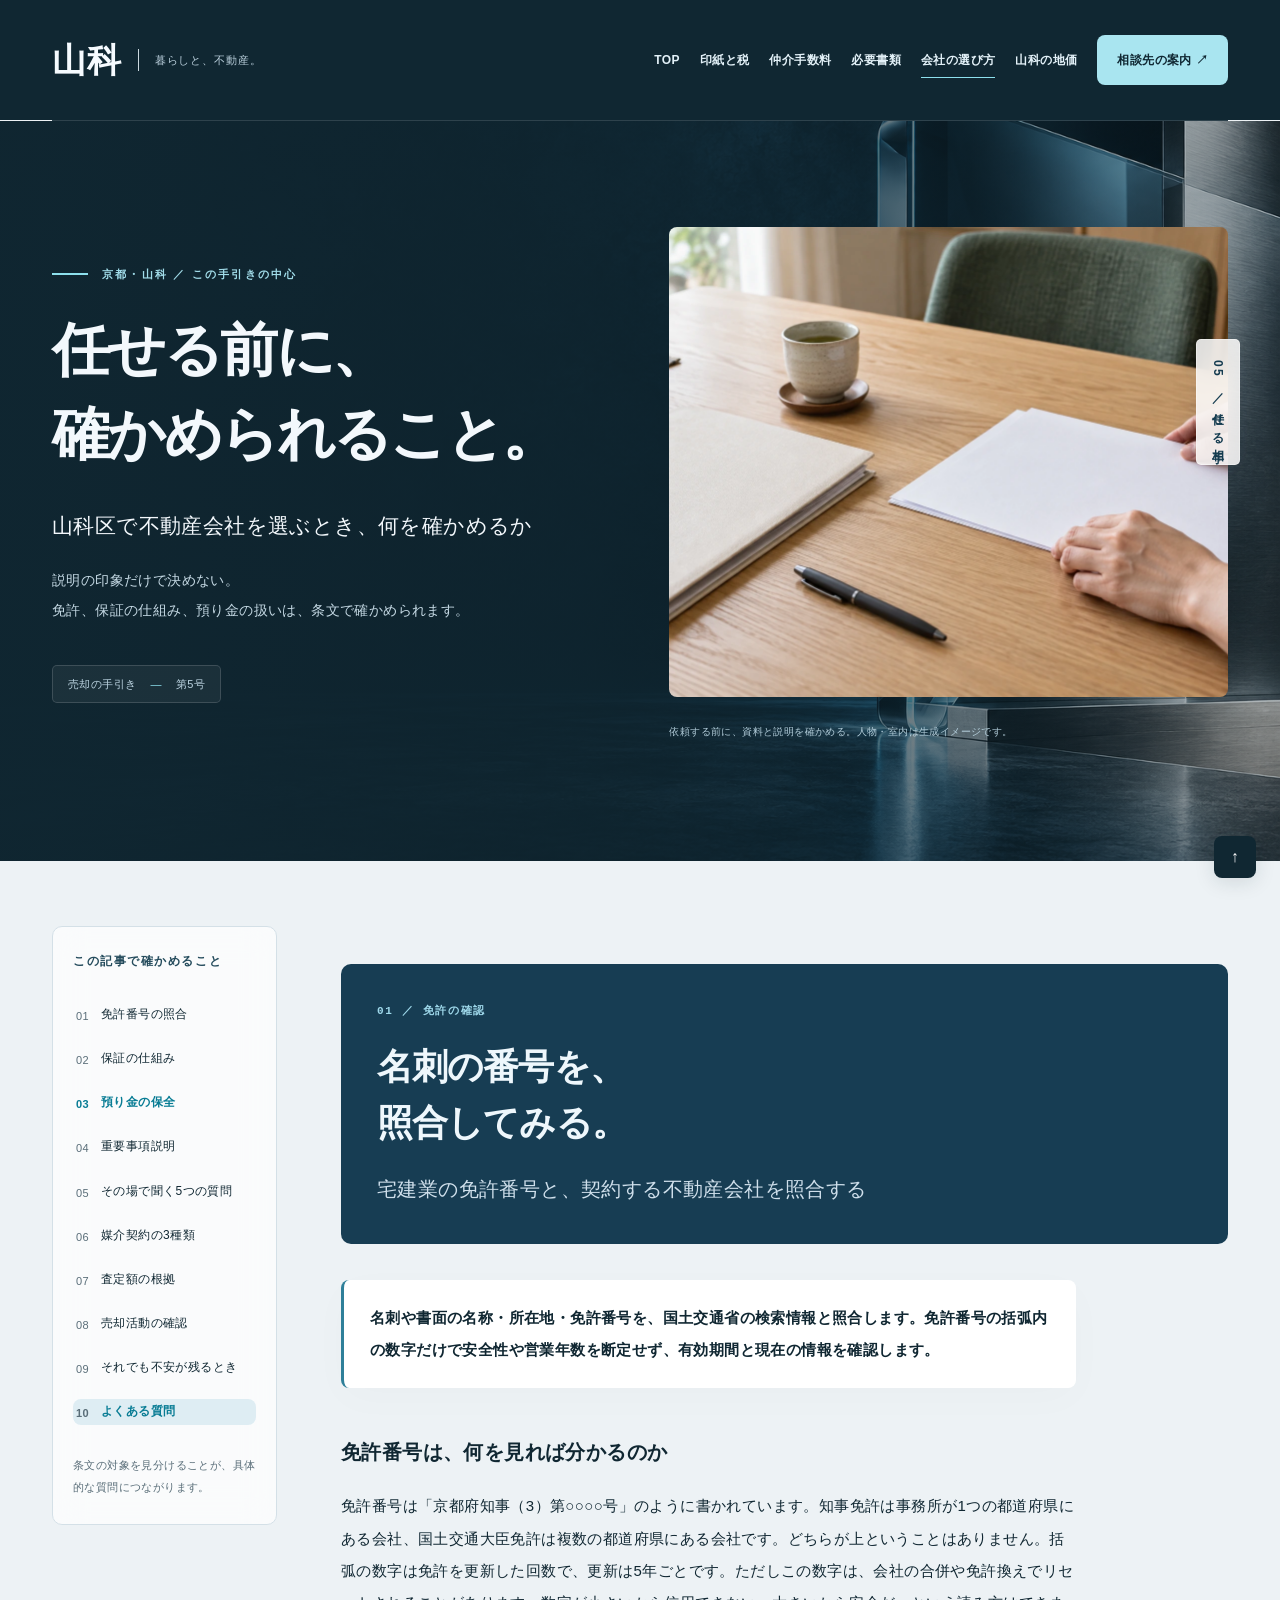
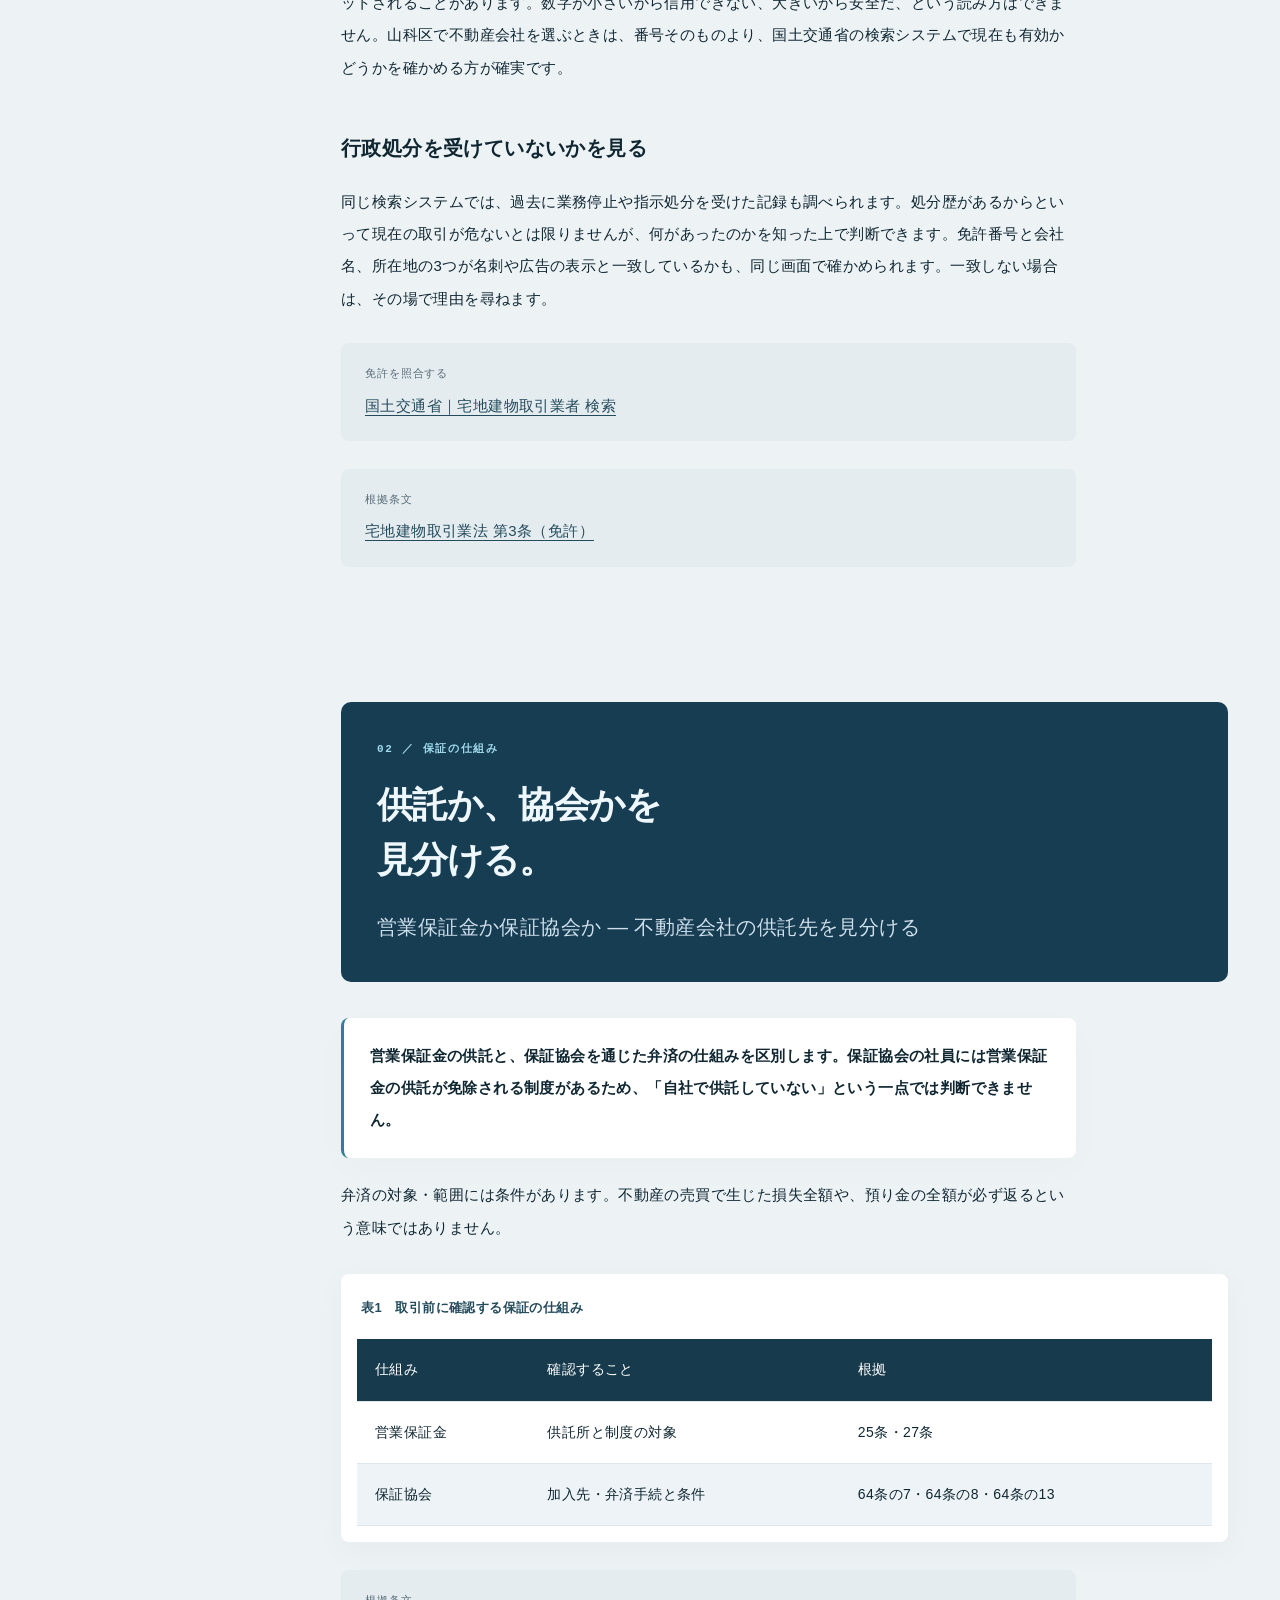
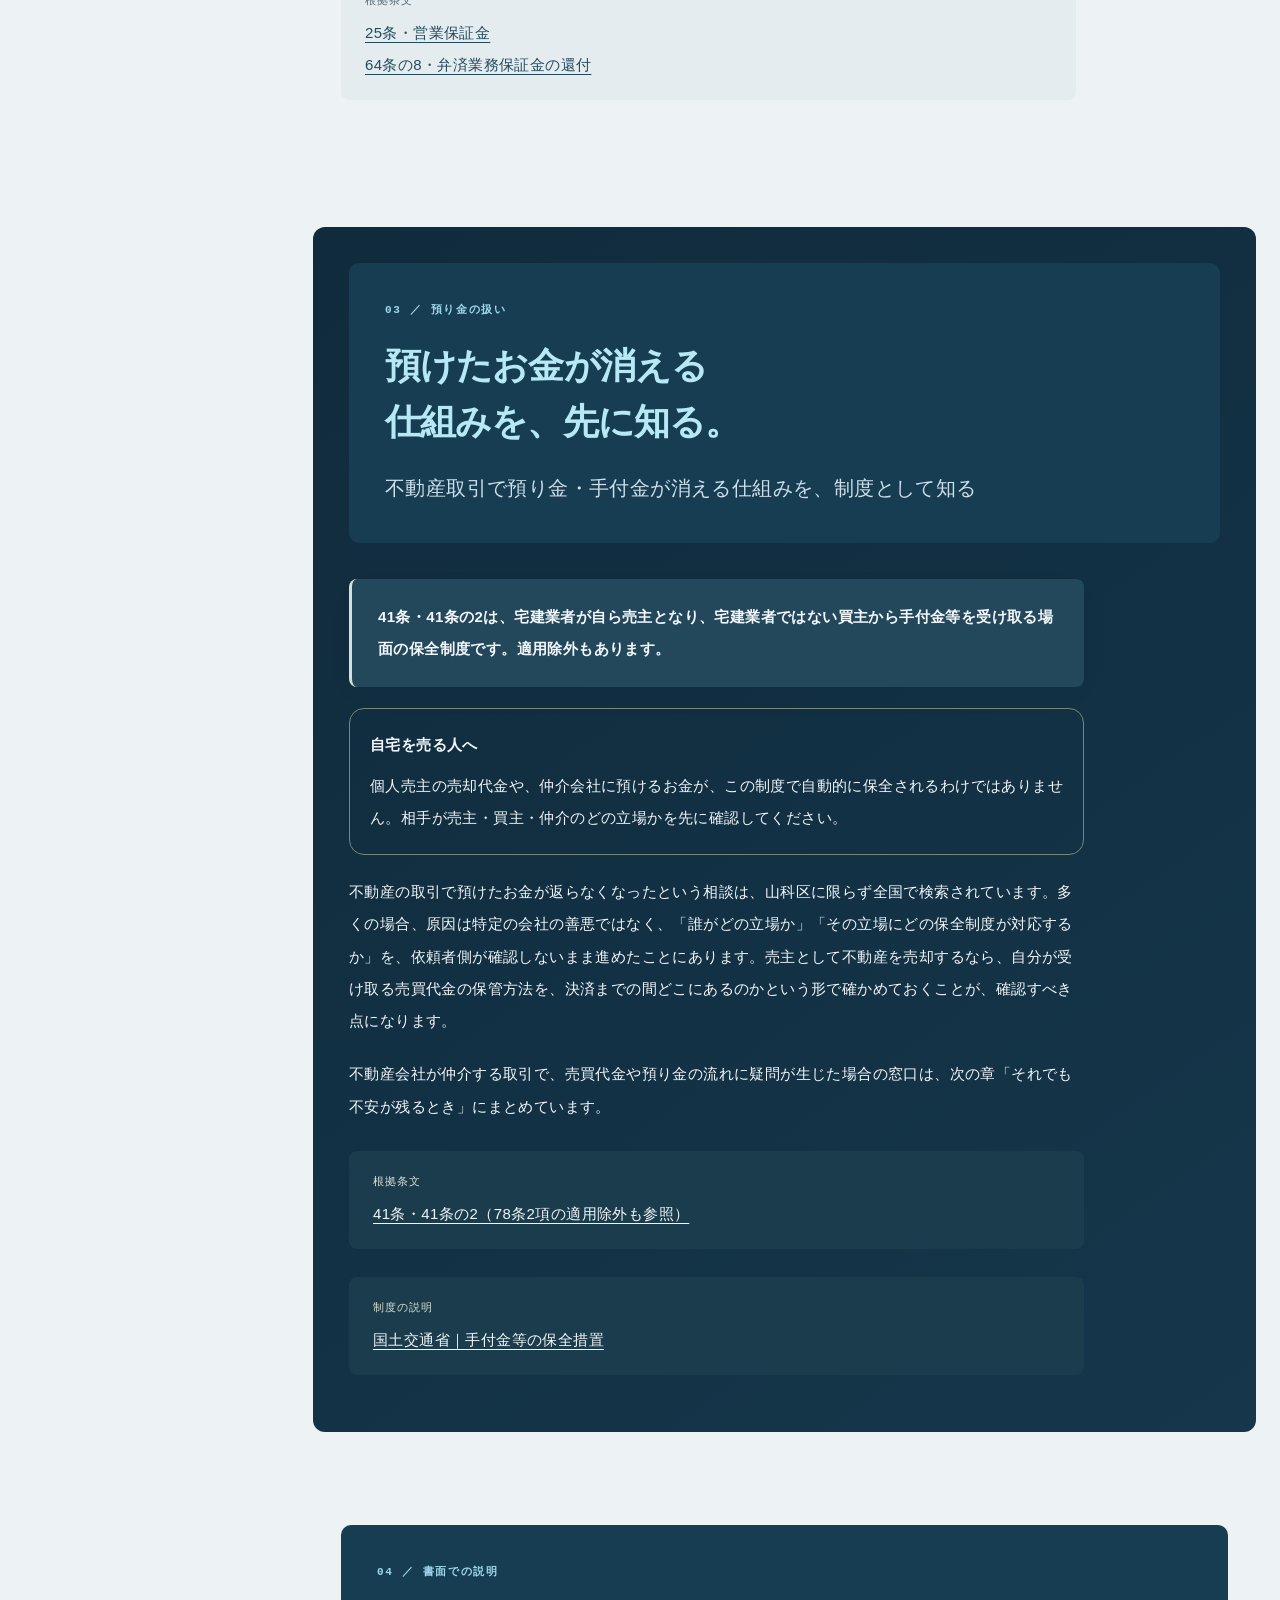
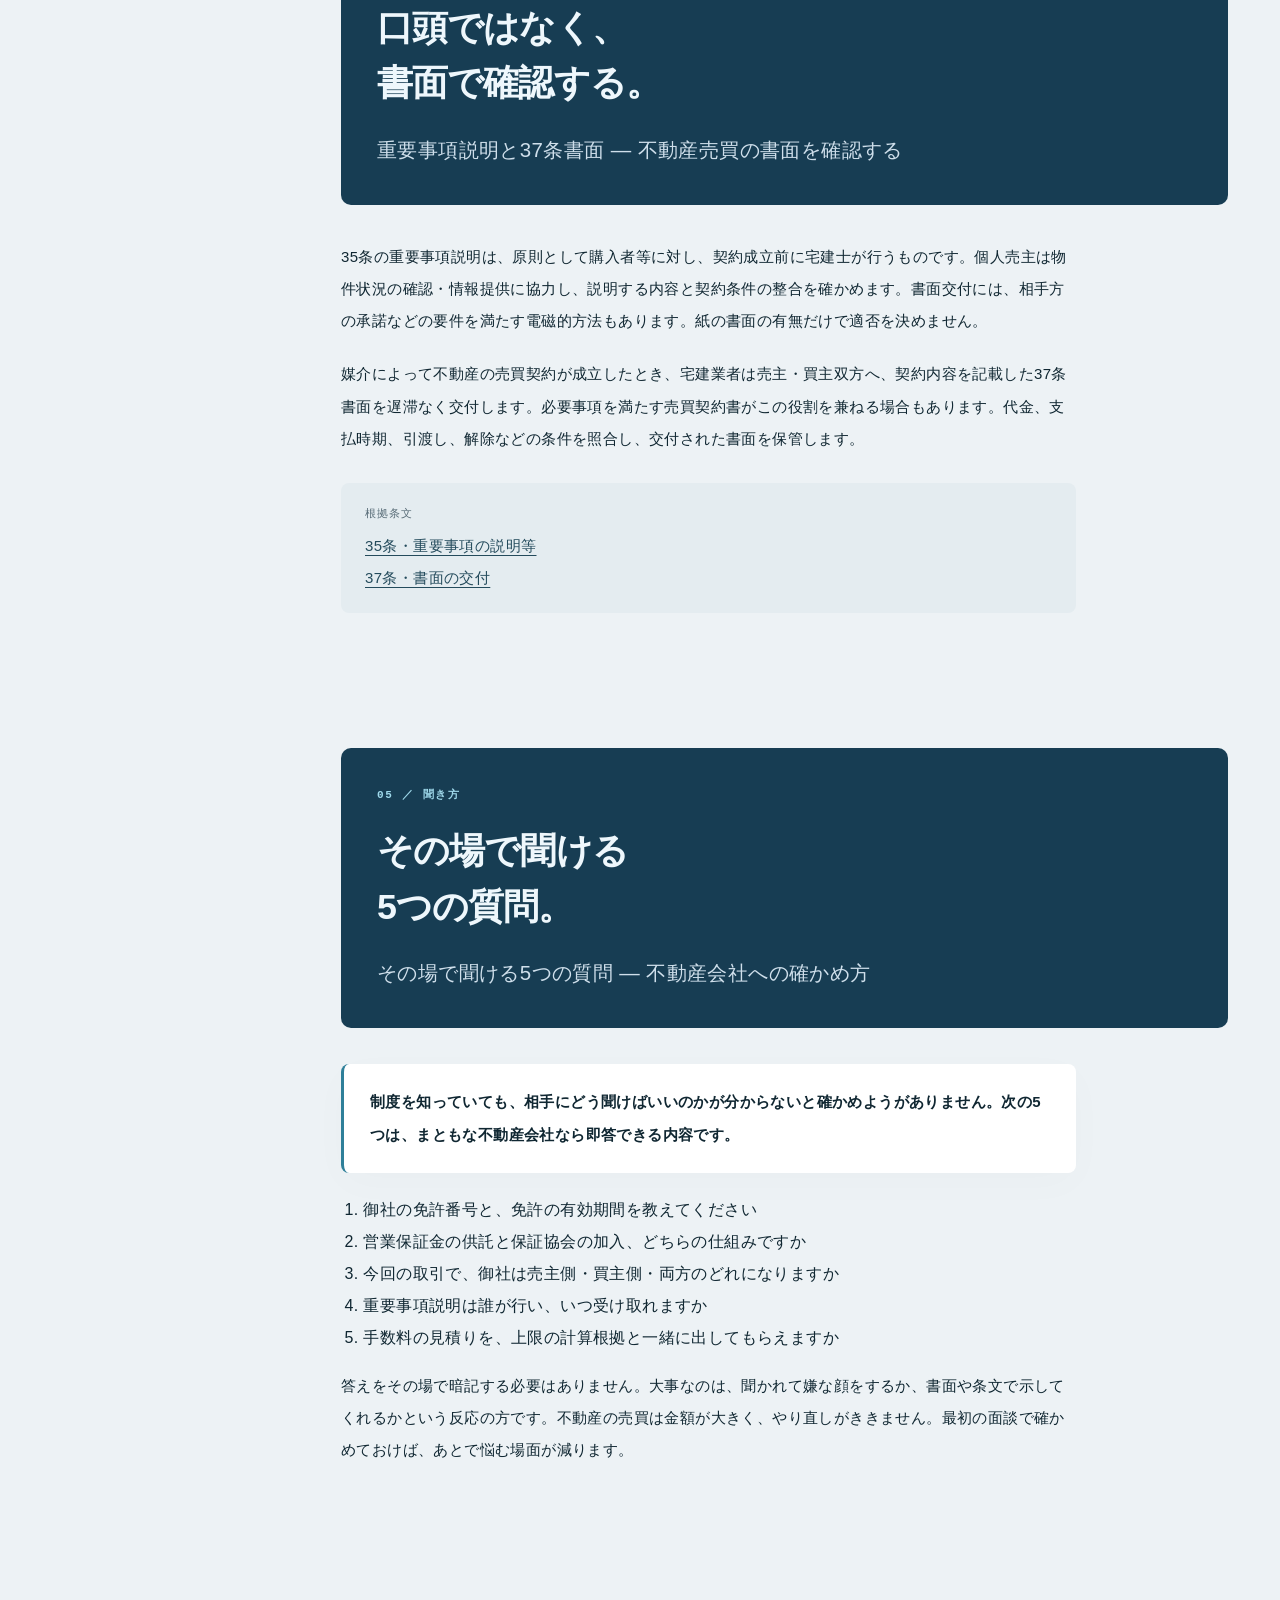
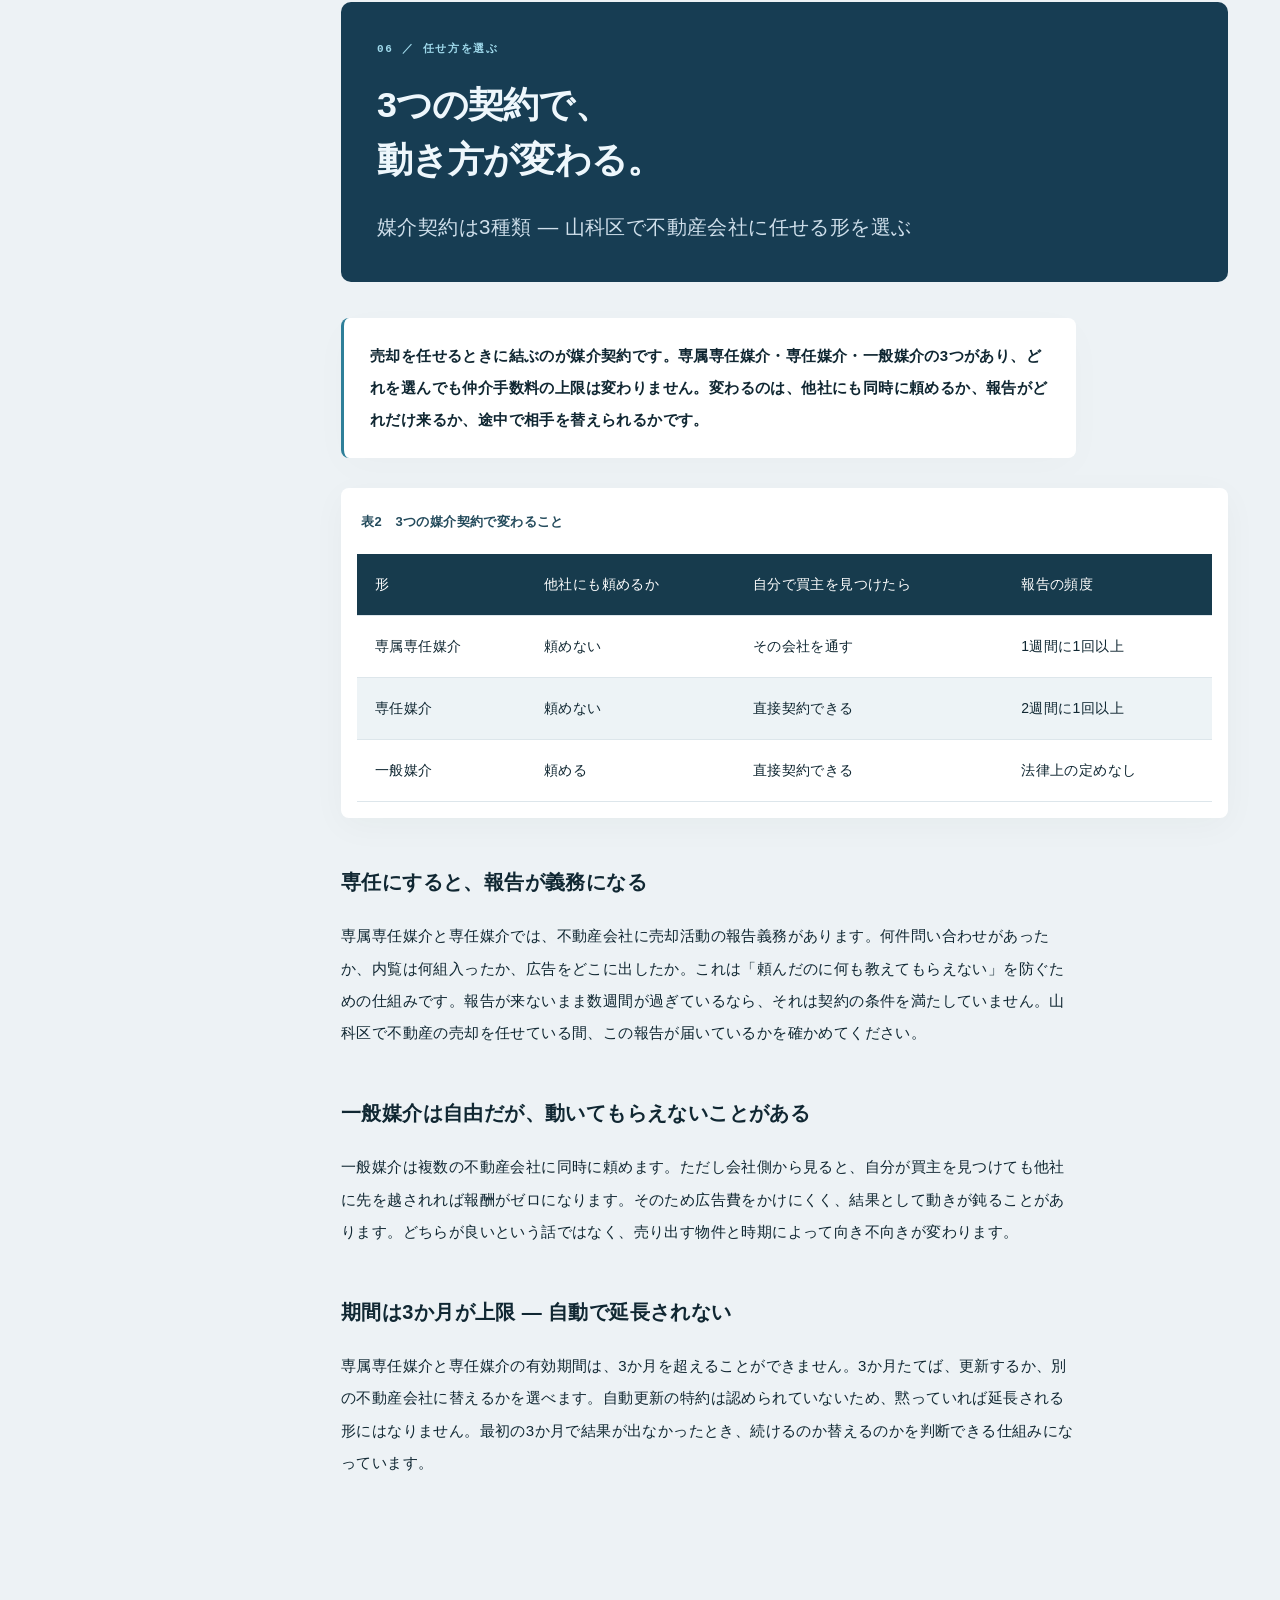
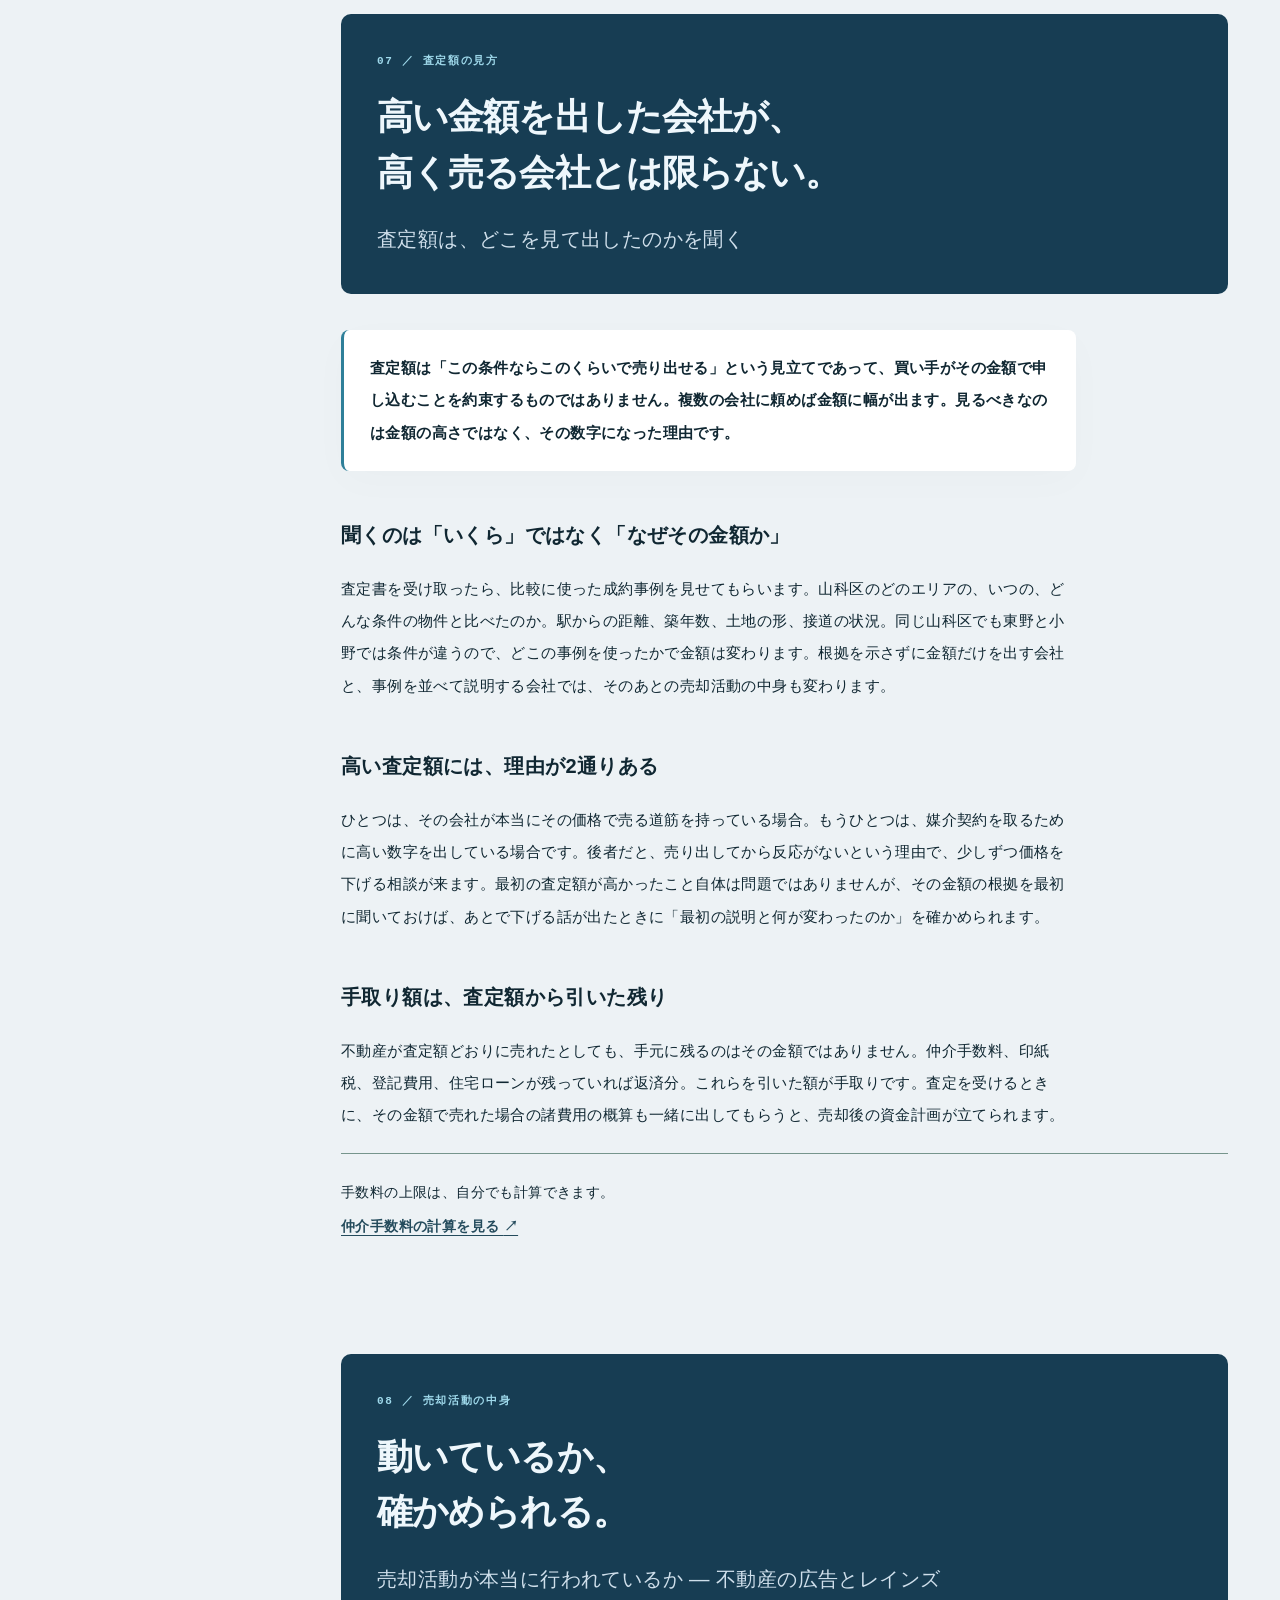
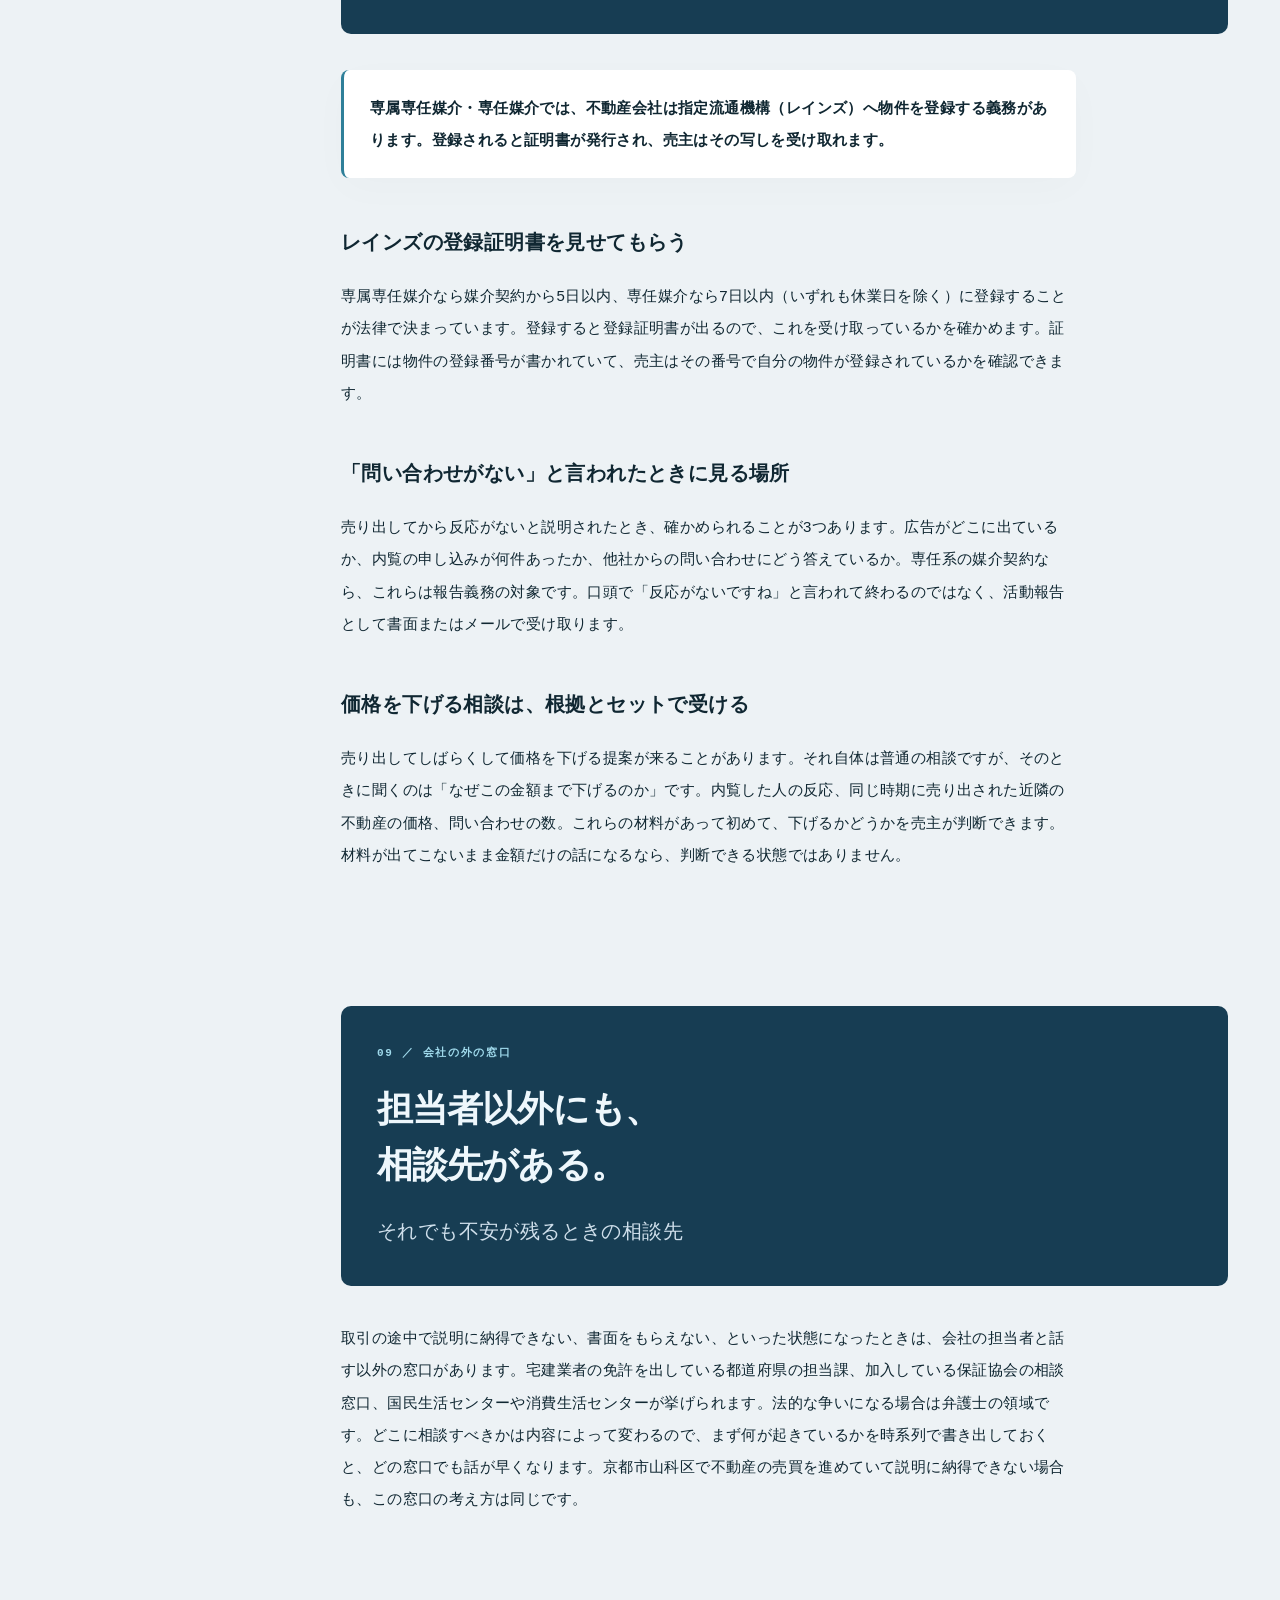
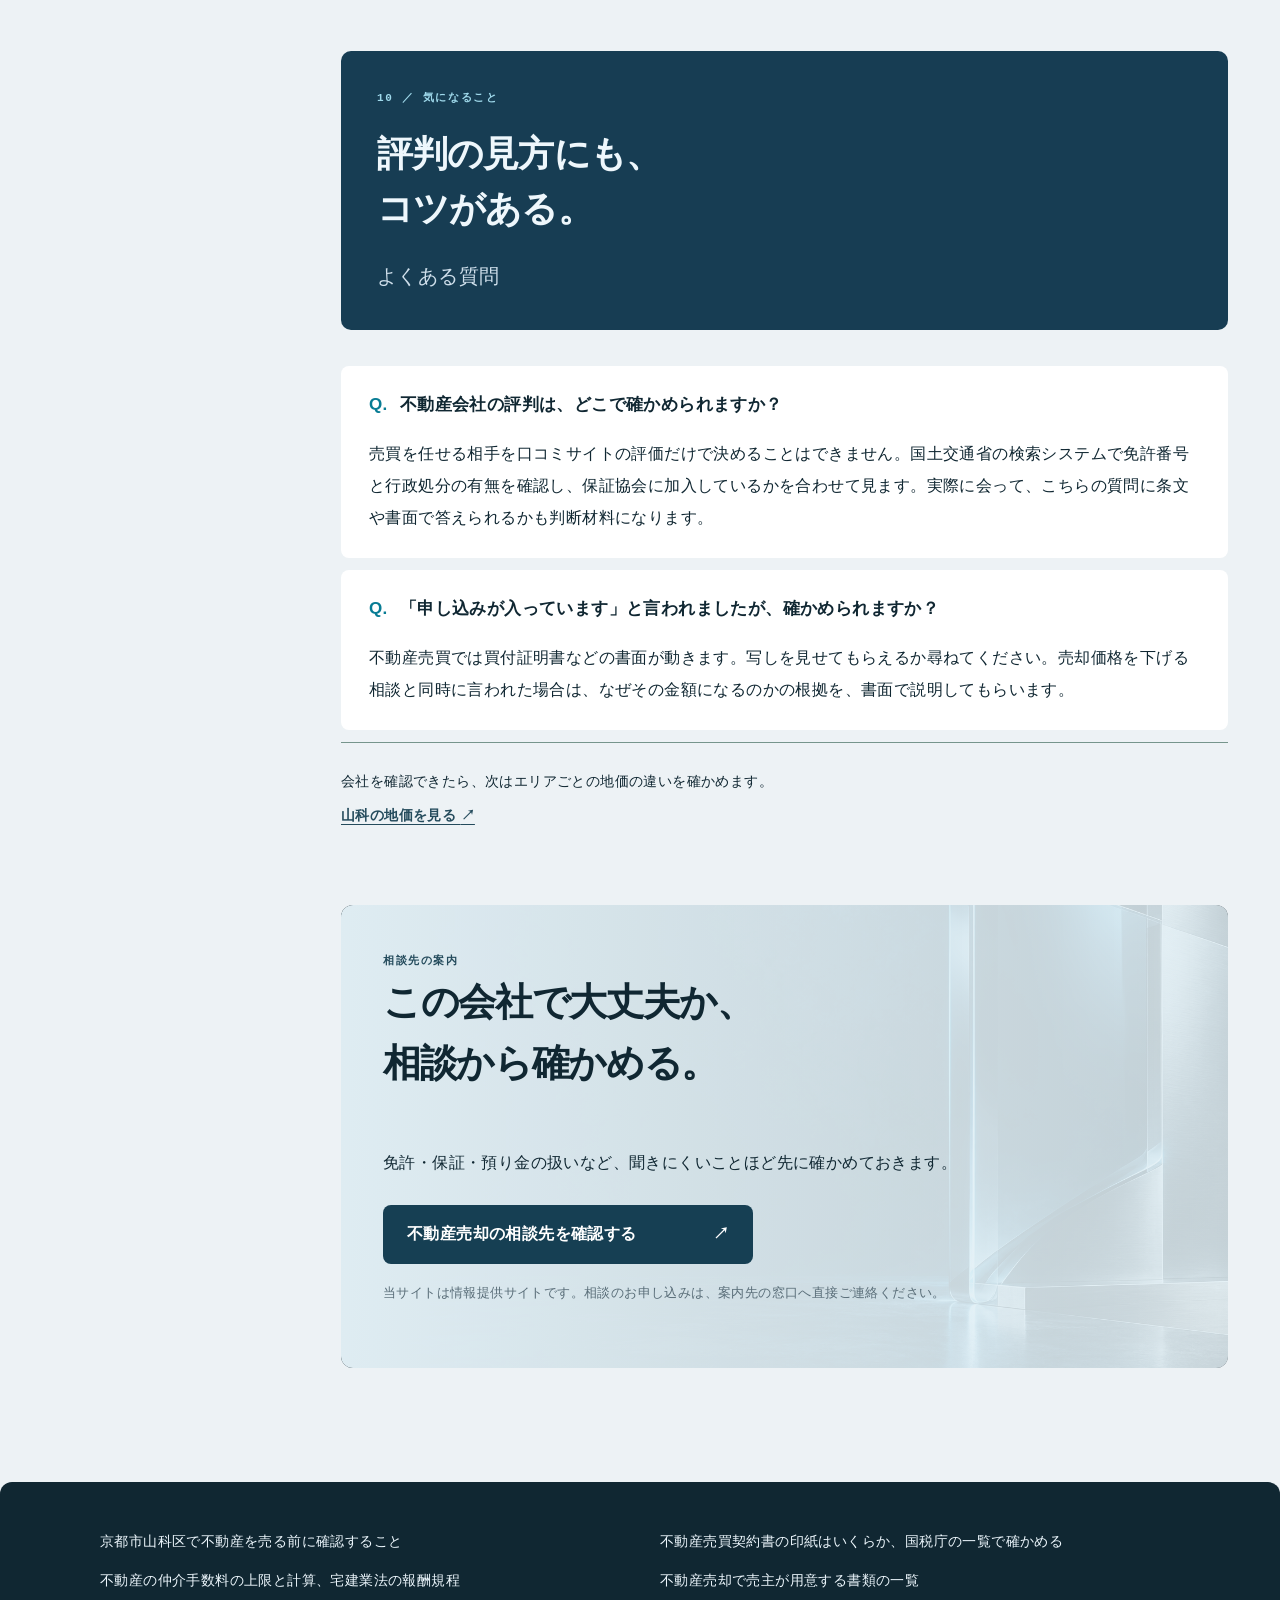
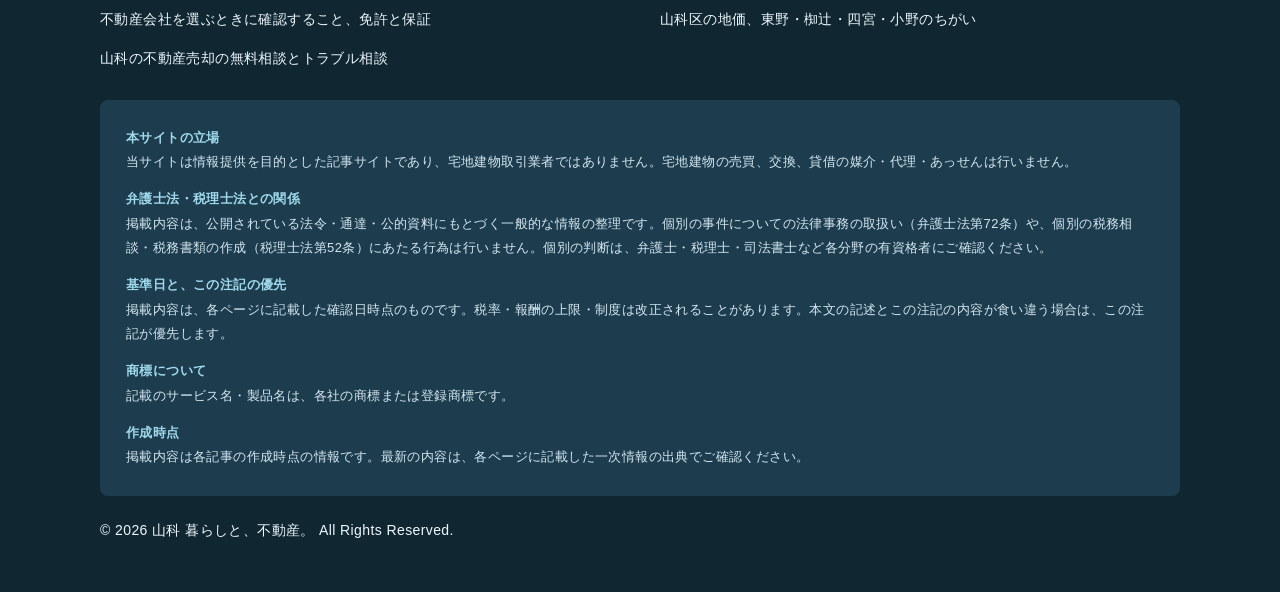
<file: kaisha/index.html>
<!doctype html>
<html lang="ja">
<head>
  <meta charset="utf-8">
  <meta name="viewport" content="width=device-width, initial-scale=1">
  <meta name="robots" content="index, follow, max-image-preview:large">
  <title>山科区で不動産会社に任せる前に、免許と保証と預り金の扱いを確かめる</title>
  <meta name="description" content="不動産会社に売却を任せる前に、宅地建物取引業の免許番号を国土交通省の検索で照合できます。営業保証金の供託と保証協会のどちらの仕組みか、預けたお金がどう守られるのか、重要事項説明は誰がいつ行うのか。山科区で不動産を売るときに、その場で聞ける五つの質問と、媒介契約の三種類の違いや査定額の根拠まで条文から見ます。">
  <link rel="stylesheet" href="../誌面.css">
  <link rel="stylesheet" href="../山科エディトリアル.css?v=20260912">
  <script src="../誌面の動き.js" defer></script>
  <link rel="canonical" href="https://akatsuki-5648.github.io/yamashina-fudousan-seo/kaisha/">
  <meta property="og:locale" content="ja_JP">
  <meta property="og:site_name" content="山科 暮らしと、不動産。">
  <meta property="og:type" content="article">
  <meta property="og:title" content="山科区で不動産会社に任せる前に、免許と保証と預り金の扱いを確かめる">
  <meta property="og:description" content="不動産会社に売却を任せる前に、宅地建物取引業の免許番号を国土交通省の検索で照合できます。営業保証金の供託と保証協会のどちらの仕組みか、預けたお金がどう守られるのか、重要事項説明は誰がいつ行うのか。山科区で不動産を売るときに、その場で聞ける五つの質問と、媒介契約の三種類の違いや査定額の根拠まで条文から見ます。">
  <meta property="og:url" content="https://akatsuki-5648.github.io/yamashina-fudousan-seo/kaisha/">
  <meta property="og:image" content="https://akatsuki-5648.github.io/yamashina-fudousan-seo/images/og-kaisha.jpg">
  <meta property="og:image:width" content="1200">
  <meta property="og:image:height" content="630">
  <meta property="og:image:alt" content="不動産会社の免許と保証を確かめてから任せることを表した、書面と手元の机">
  <meta name="twitter:card" content="summary_large_image">
  <meta name="twitter:title" content="山科区で不動産会社に任せる前に、免許と保証と預り金の扱いを確かめる">
  <meta name="twitter:description" content="不動産会社に売却を任せる前に、宅地建物取引業の免許番号を国土交通省の検索で照合できます。営業保証金の供託と保証協会のどちらの仕組みか、預けたお金がどう守られるのか、重要事項説明は誰がいつ行うのか。山科区で不動産を売るときに、その場で聞ける五つの質問と、媒介契約の三種類の違いや査定額の根拠まで条文から見ます。">
  <meta name="twitter:image" content="https://akatsuki-5648.github.io/yamashina-fudousan-seo/images/og-kaisha.jpg">
  <meta name="twitter:image:alt" content="不動産会社の免許と保証を確かめてから任せることを表した、書面と手元の机">
  <meta name="theme-color" content="#102732">
  <link rel="manifest" href="../site.webmanifest">
  <link rel="apple-touch-icon" href="../apple-touch-icon.png?v=20260912b">
  <link rel="icon" href="../favicon.ico?v=20260912b" sizes="any">
  <link rel="icon" type="image/png" sizes="32x32" href="../favicon-32x32.png?v=20260912b">
  <script type="application/ld+json">
{
 "@context": "https://schema.org",
 "@graph": [
  {
   "@type": "Organization",
   "@id": "https://akatsuki-5648.github.io/yamashina-fudousan-seo/#org",
   "name": "山科 暮らしと、不動産。",
   "url": "https://akatsuki-5648.github.io/yamashina-fudousan-seo/"
  },
  {
   "@type": "WebSite",
   "@id": "https://akatsuki-5648.github.io/yamashina-fudousan-seo/#website",
   "url": "https://akatsuki-5648.github.io/yamashina-fudousan-seo/",
   "name": "山科 暮らしと、不動産。",
   "inLanguage": "ja",
   "publisher": {
    "@id": "https://akatsuki-5648.github.io/yamashina-fudousan-seo/#org"
   }
  },
  {
   "@type": "BreadcrumbList",
   "@id": "https://akatsuki-5648.github.io/yamashina-fudousan-seo/kaisha/#breadcrumb",
   "itemListElement": [
    {
     "@type": "ListItem",
     "position": 1,
     "name": "TOP",
     "item": "https://akatsuki-5648.github.io/yamashina-fudousan-seo/"
    },
    {
     "@type": "ListItem",
     "position": 2,
     "name": "会社の選び方",
     "item": "https://akatsuki-5648.github.io/yamashina-fudousan-seo/kaisha/"
    }
   ]
  },
  {
   "@type": "Article",
   "@id": "https://akatsuki-5648.github.io/yamashina-fudousan-seo/kaisha/#article",
   "headline": "山科区で不動産会社に任せる前に、免許と保証と預り金の扱いを確かめる",
   "description": "不動産会社に売却を任せる前に、宅地建物取引業の免許番号を国土交通省の検索で照合できます。営業保証金の供託と保証協会のどちらの仕組みか、預けたお金がどう守られるのか、重要事項説明は誰がいつ行うのか。山科区で不動産を売るときに、その場で聞ける五つの質問と、媒介契約の三種類の違いや査定額の根拠まで条文から見ます。",
   "image": "https://akatsuki-5648.github.io/yamashina-fudousan-seo/images/og-kaisha.jpg",
   "datePublished": "2026-09-12",
   "dateModified": "2026-09-12",
   "inLanguage": "ja",
   "isPartOf": {
    "@id": "https://akatsuki-5648.github.io/yamashina-fudousan-seo/#website"
   },
   "publisher": {
    "@id": "https://akatsuki-5648.github.io/yamashina-fudousan-seo/#org"
   },
   "mainEntityOfPage": {
    "@id": "https://akatsuki-5648.github.io/yamashina-fudousan-seo/kaisha/"
   }
  }
 ]
}
  </script>
</head>
<body class="page-kaisha">
  <a class="skip" href="#article">本文へ進む</a>
  <header class="masthead wrap">
    <a class="wordmark" href="../" aria-label="TOPへ">山科<span>暮らしと、不動産。</span></a>
    <nav aria-label="サイト内の案内"><a href="../">TOP</a><a href="../inshi/">印紙と税</a><a href="../tesuryo/">仲介手数料</a><a href="../shorui/">必要書類</a><a href="./" aria-current="page">会社の選び方</a><a href="../chika/">山科の地価</a><a class="nav-cta" href="../soudan/">相談先の案内 <span aria-hidden="true">↗</span></a></nav>
  </header>
  <main id="top">
    <article id="article">
      <header class="cover wrap">
        <div class="cover-copy">
          <p class="eyebrow">京都・山科 ／ この手引きの中心</p>
          <p class="display-copy">任せる前に、<br>確かめられること。</p>
          <h1>山科区で不動産会社を選ぶとき、何を確かめるか</h1>
          <p class="lead">説明の印象だけで決めない。<br>免許、保証の仕組み、預り金の扱いは、条文で確かめられます。</p>
          <p class="cover-meta">売却の手引き <span aria-hidden="true">—</span> 第5号</p>
        </div>
        <figure class="cover-image image-slot">
          <img src="../images/02-documents-desk.webp" width="1672" height="941" alt="不動産会社の免許と保証を確かめてから任せることを表した、書面と手元の机" fetchpriority="high">
          <span class="image-label">05 ／ 任せる相手</span>
          <figcaption>依頼する前に、資料と説明を確かめる。人物・室内は生成イメージです。</figcaption>
        </figure>
      </header>

      <div class="reading-layout wrap">
        <aside class="contents">
          <nav aria-label="目次">
            <p class="eyebrow">この記事で確かめること</p>
            <ol>
              <li><a href="#menkyo">免許番号の照合</a></li><li><a href="#hosyo">保証の仕組み</a></li>
              <li class="contents-core"><a href="#hozen">預り金の保全</a></li><li><a href="#setsumei">重要事項説明</a></li>
              <li><a href="#question">その場で聞く5つの質問</a></li><li><a href="#baikai">媒介契約の3種類</a></li>
              <li><a href="#satei">査定額の根拠</a></li><li><a href="#kakoi">売却活動の確認</a></li>
              <li><a href="#soudanmado">それでも不安が残るとき</a></li><li><a href="#faq">よくある質問</a></li>
            </ol>
          </nav>
          <p class="aside-note">条文の対象を見分けることが、具体的な質問につながります。</p>
        </aside>

        <div class="article-body">
          <section class="chapter" id="menkyo" aria-labelledby="menkyo-title">
            <header class="chapter-heading"><p class="kicker">01 ／ 免許の確認</p><p class="chapter-copy">名刺の番号を、<br>照合してみる。</p><h2 id="menkyo-title">宅建業の免許番号と、契約する不動産会社を照合する</h2></header>
            <p class="answer">名刺や書面の名称・所在地・免許番号を、国土交通省の検索情報と照合します。免許番号の括弧内の数字だけで安全性や営業年数を断定せず、有効期間と現在の情報を確認します。</p>
            <h3>免許番号は、何を見れば分かるのか</h3>
            <p>免許番号は「京都府知事（3）第○○○○号」のように書かれています。知事免許は事務所が1つの都道府県にある会社、国土交通大臣免許は複数の都道府県にある会社です。どちらが上ということはありません。括弧の数字は免許を更新した回数で、更新は5年ごとです。ただしこの数字は、会社の合併や免許換えでリセットされることがあります。数字が小さいから信用できない、大きいから安全だ、という読み方はできません。山科区で不動産会社を選ぶときは、番号そのものより、国土交通省の検索システムで現在も有効かどうかを確かめる方が確実です。</p>
            <h3>行政処分を受けていないかを見る</h3>
            <p>同じ検索システムでは、過去に業務停止や指示処分を受けた記録も調べられます。処分歴があるからといって現在の取引が危ないとは限りませんが、何があったのかを知った上で判断できます。免許番号と会社名、所在地の3つが名刺や広告の表示と一致しているかも、同じ画面で確かめられます。一致しない場合は、その場で理由を尋ねます。</p>
            <p class="source"><span>免許を照合する</span><a href="https://etsuran2.mlit.go.jp/TAKKEN/takkenKensaku.do">国土交通省｜宅地建物取引業者 検索</a></p>
            <p class="source"><span>根拠条文</span><a href="https://laws.e-gov.go.jp/law/327AC1000000176#Mp-At_3">宅地建物取引業法 第3条（免許）</a></p>
          </section>

          <section class="chapter" id="hosyo" aria-labelledby="hosyo-title">
            <header class="chapter-heading"><p class="kicker">02 ／ 保証の仕組み</p><p class="chapter-copy">供託か、協会かを<br>見分ける。</p><h2 id="hosyo-title">営業保証金か保証協会か ― 不動産会社の供託先を見分ける</h2></header>
            <p class="answer">営業保証金の供託と、保証協会を通じた弁済の仕組みを区別します。保証協会の社員には営業保証金の供託が免除される制度があるため、「自社で供託していない」という一点では判断できません。</p>
            <p>弁済の対象・範囲には条件があります。不動産の売買で生じた損失全額や、預り金の全額が必ず返るという意味ではありません。</p>
            <div class="table-scroll" role="region" aria-label="保証制度の比較表" tabindex="0"><table><caption>表1　取引前に確認する保証の仕組み</caption><thead><tr><th scope="col">仕組み</th><th scope="col">確認すること</th><th scope="col">根拠</th></tr></thead><tbody><tr><th scope="row">営業保証金</th><td>供託所と制度の対象</td><td>25条・27条</td></tr><tr><th scope="row">保証協会</th><td>加入先・弁済手続と条件</td><td>64条の7・64条の8・64条の13</td></tr></tbody></table></div>
            <p class="source"><span>根拠条文</span><a href="https://laws.e-gov.go.jp/law/327AC1000000176#Mp-At_25">25条・営業保証金</a><a href="https://laws.e-gov.go.jp/law/327AC1000000176#Mp-At_64_8">64条の8・弁済業務保証金の還付</a></p>
          </section>

          <section class="chapter core-chapter" id="hozen" aria-labelledby="hozen-title">
            <header class="chapter-heading"><p class="kicker">03 ／ 預り金の扱い</p><p class="chapter-copy">預けたお金が消える<br>仕組みを、先に知る。</p><h2 id="hozen-title">不動産取引で預り金・手付金が消える仕組みを、制度として知る</h2></header>
            <p class="answer">41条・41条の2は、宅建業者が自ら売主となり、宅建業者ではない買主から手付金等を受け取る場面の保全制度です。適用除外もあります。</p>
            <p class="scope-note"><strong>自宅を売る人へ</strong>個人売主の売却代金や、仲介会社に預けるお金が、この制度で自動的に保全されるわけではありません。相手が売主・買主・仲介のどの立場かを先に確認してください。</p>
            <p>不動産の取引で預けたお金が返らなくなったという相談は、山科区に限らず全国で検索されています。多くの場合、原因は特定の会社の善悪ではなく、「誰がどの立場か」「その立場にどの保全制度が対応するか」を、依頼者側が確認しないまま進めたことにあります。売主として不動産を売却するなら、自分が受け取る売買代金の保管方法を、決済までの間どこにあるのかという形で確かめておくことが、確認すべき点になります。</p>
            <p>不動産会社が仲介する取引で、売買代金や預り金の流れに疑問が生じた場合の窓口は、次の章「それでも不安が残るとき」にまとめています。</p>
            <p class="source"><span>根拠条文</span><a href="https://laws.e-gov.go.jp/law/327AC1000000176#Mp-At_41">41条・41条の2（78条2項の適用除外も参照）</a></p>
            <p class="source"><span>制度の説明</span><a href="https://www.mlit.go.jp/totikensangyo/const/1_6_bf_000013.html">国土交通省｜手付金等の保全措置</a></p>
          </section>

          <section class="chapter" id="setsumei" aria-labelledby="setsumei-title">
            <header class="chapter-heading"><p class="kicker">04 ／ 書面での説明</p><p class="chapter-copy">口頭ではなく、<br>書面で確認する。</p><h2 id="setsumei-title">重要事項説明と37条書面 ― 不動産売買の書面を確認する</h2></header>
            <p>35条の重要事項説明は、原則として購入者等に対し、契約成立前に宅建士が行うものです。個人売主は物件状況の確認・情報提供に協力し、説明する内容と契約条件の整合を確かめます。書面交付には、相手方の承諾などの要件を満たす電磁的方法もあります。紙の書面の有無だけで適否を決めません。</p>
            <p>媒介によって不動産の売買契約が成立したとき、宅建業者は売主・買主双方へ、契約内容を記載した37条書面を遅滞なく交付します。必要事項を満たす売買契約書がこの役割を兼ねる場合もあります。代金、支払時期、引渡し、解除などの条件を照合し、交付された書面を保管します。</p>
            <p class="source"><span>根拠条文</span><a href="https://laws.e-gov.go.jp/law/327AC1000000176#Mp-At_35">35条・重要事項の説明等</a><a href="https://laws.e-gov.go.jp/law/327AC1000000176#Mp-At_37">37条・書面の交付</a></p>
          </section>

          <section class="chapter" id="question" aria-labelledby="question-title">
            <header class="chapter-heading"><p class="kicker">05 ／ 聞き方</p><p class="chapter-copy">その場で聞ける<br>5つの質問。</p><h2 id="question-title">その場で聞ける5つの質問 ― 不動産会社への確かめ方</h2></header>
            <p class="answer">制度を知っていても、相手にどう聞けばいいのかが分からないと確かめようがありません。次の5つは、まともな不動産会社なら即答できる内容です。</p>
            <ol class="ask-list">
              <li>御社の免許番号と、免許の有効期間を教えてください</li>
              <li>営業保証金の供託と保証協会の加入、どちらの仕組みですか</li>
              <li>今回の取引で、御社は売主側・買主側・両方のどれになりますか</li>
              <li>重要事項説明は誰が行い、いつ受け取れますか</li>
              <li>手数料の見積りを、上限の計算根拠と一緒に出してもらえますか</li>
            </ol>
            <p>答えをその場で暗記する必要はありません。大事なのは、聞かれて嫌な顔をするか、書面や条文で示してくれるかという反応の方です。不動産の売買は金額が大きく、やり直しがききません。最初の面談で確かめておけば、あとで悩む場面が減ります。</p>
          </section>

          <section class="chapter" id="baikai" aria-labelledby="baikai-title">
            <header class="chapter-heading"><p class="kicker">06 ／ 任せ方を選ぶ</p><p class="chapter-copy">3つの契約で、<br>動き方が変わる。</p><h2 id="baikai-title">媒介契約は3種類 ― 山科区で不動産会社に任せる形を選ぶ</h2></header>
            <p class="answer">売却を任せるときに結ぶのが媒介契約です。専属専任媒介・専任媒介・一般媒介の3つがあり、どれを選んでも仲介手数料の上限は変わりません。変わるのは、他社にも同時に頼めるか、報告がどれだけ来るか、途中で相手を替えられるかです。</p>
            <div class="table-scroll" role="region" aria-label="媒介契約の比較表" tabindex="0"><table><caption>表2　3つの媒介契約で変わること</caption><thead><tr><th scope="col">形</th><th scope="col">他社にも頼めるか</th><th scope="col">自分で買主を見つけたら</th><th scope="col">報告の頻度</th></tr></thead><tbody>
              <tr><th scope="row">専属専任媒介</th><td>頼めない</td><td>その会社を通す</td><td>1週間に1回以上</td></tr>
              <tr><th scope="row">専任媒介</th><td>頼めない</td><td>直接契約できる</td><td>2週間に1回以上</td></tr>
              <tr><th scope="row">一般媒介</th><td>頼める</td><td>直接契約できる</td><td>法律上の定めなし</td></tr>
            </tbody></table></div>
            <h3>専任にすると、報告が義務になる</h3>
            <p>専属専任媒介と専任媒介では、不動産会社に売却活動の報告義務があります。何件問い合わせがあったか、内覧は何組入ったか、広告をどこに出したか。これは「頼んだのに何も教えてもらえない」を防ぐための仕組みです。報告が来ないまま数週間が過ぎているなら、それは契約の条件を満たしていません。山科区で不動産の売却を任せている間、この報告が届いているかを確かめてください。</p>
            <h3>一般媒介は自由だが、動いてもらえないことがある</h3>
            <p>一般媒介は複数の不動産会社に同時に頼めます。ただし会社側から見ると、自分が買主を見つけても他社に先を越されれば報酬がゼロになります。そのため広告費をかけにくく、結果として動きが鈍ることがあります。どちらが良いという話ではなく、売り出す物件と時期によって向き不向きが変わります。</p>
            <h3>期間は3か月が上限 ― 自動で延長されない</h3>
            <p>専属専任媒介と専任媒介の有効期間は、3か月を超えることができません。3か月たてば、更新するか、別の不動産会社に替えるかを選べます。自動更新の特約は認められていないため、黙っていれば延長される形にはなりません。最初の3か月で結果が出なかったとき、続けるのか替えるのかを判断できる仕組みになっています。</p>
          </section>

          <section class="chapter" id="satei" aria-labelledby="satei-title">
            <header class="chapter-heading"><p class="kicker">07 ／ 査定額の見方</p><p class="chapter-copy">高い金額を出した会社が、<br>高く売る会社とは限らない。</p><h2 id="satei-title">査定額は、どこを見て出したのかを聞く</h2></header>
            <p class="answer">査定額は「この条件ならこのくらいで売り出せる」という見立てであって、買い手がその金額で申し込むことを約束するものではありません。複数の会社に頼めば金額に幅が出ます。見るべきなのは金額の高さではなく、その数字になった理由です。</p>
            <h3>聞くのは「いくら」ではなく「なぜその金額か」</h3>
            <p>査定書を受け取ったら、比較に使った成約事例を見せてもらいます。山科区のどのエリアの、いつの、どんな条件の物件と比べたのか。駅からの距離、築年数、土地の形、接道の状況。同じ山科区でも東野と小野では条件が違うので、どこの事例を使ったかで金額は変わります。根拠を示さずに金額だけを出す会社と、事例を並べて説明する会社では、そのあとの売却活動の中身も変わります。</p>
            <h3>高い査定額には、理由が2通りある</h3>
            <p>ひとつは、その会社が本当にその価格で売る道筋を持っている場合。もうひとつは、媒介契約を取るために高い数字を出している場合です。後者だと、売り出してから反応がないという理由で、少しずつ価格を下げる相談が来ます。最初の査定額が高かったこと自体は問題ではありませんが、その金額の根拠を最初に聞いておけば、あとで下げる話が出たときに「最初の説明と何が変わったのか」を確かめられます。</p>
            <h3>手取り額は、査定額から引いた残り</h3>
            <p>不動産が査定額どおりに売れたとしても、手元に残るのはその金額ではありません。仲介手数料、印紙税、登記費用、住宅ローンが残っていれば返済分。これらを引いた額が手取りです。査定を受けるときに、その金額で売れた場合の諸費用の概算も一緒に出してもらうと、売却後の資金計画が立てられます。</p>
            <div class="chapter-next"><p>手数料の上限は、自分でも計算できます。</p><a href="../tesuryo/">仲介手数料の計算を見る <span aria-hidden="true">↗</span></a></div>
          </section>

          <section class="chapter" id="kakoi" aria-labelledby="kakoi-title">
            <header class="chapter-heading"><p class="kicker">08 ／ 売却活動の中身</p><p class="chapter-copy">動いているか、<br>確かめられる。</p><h2 id="kakoi-title">売却活動が本当に行われているか ― 不動産の広告とレインズ</h2></header>
            <p class="answer">専属専任媒介・専任媒介では、不動産会社は指定流通機構（レインズ）へ物件を登録する義務があります。登録されると証明書が発行され、売主はその写しを受け取れます。</p>
            <h3>レインズの登録証明書を見せてもらう</h3>
            <p>専属専任媒介なら媒介契約から5日以内、専任媒介なら7日以内（いずれも休業日を除く）に登録することが法律で決まっています。登録すると登録証明書が出るので、これを受け取っているかを確かめます。証明書には物件の登録番号が書かれていて、売主はその番号で自分の物件が登録されているかを確認できます。</p>
            <h3>「問い合わせがない」と言われたときに見る場所</h3>
            <p>売り出してから反応がないと説明されたとき、確かめられることが3つあります。広告がどこに出ているか、内覧の申し込みが何件あったか、他社からの問い合わせにどう答えているか。専任系の媒介契約なら、これらは報告義務の対象です。口頭で「反応がないですね」と言われて終わるのではなく、活動報告として書面またはメールで受け取ります。</p>
            <h3>価格を下げる相談は、根拠とセットで受ける</h3>
            <p>売り出してしばらくして価格を下げる提案が来ることがあります。それ自体は普通の相談ですが、そのときに聞くのは「なぜこの金額まで下げるのか」です。内覧した人の反応、同じ時期に売り出された近隣の不動産の価格、問い合わせの数。これらの材料があって初めて、下げるかどうかを売主が判断できます。材料が出てこないまま金額だけの話になるなら、判断できる状態ではありません。</p>
          </section>

          <section class="chapter" id="soudanmado" aria-labelledby="soudanmado-title">
            <header class="chapter-heading"><p class="kicker">09 ／ 会社の外の窓口</p><p class="chapter-copy">担当者以外にも、<br>相談先がある。</p><h2 id="soudanmado-title">それでも不安が残るときの相談先</h2></header>
            <p>取引の途中で説明に納得できない、書面をもらえない、といった状態になったときは、会社の担当者と話す以外の窓口があります。宅建業者の免許を出している都道府県の担当課、加入している保証協会の相談窓口、国民生活センターや消費生活センターが挙げられます。法的な争いになる場合は弁護士の領域です。どこに相談すべきかは内容によって変わるので、まず何が起きているかを時系列で書き出しておくと、どの窓口でも話が早くなります。京都市山科区で不動産の売買を進めていて説明に納得できない場合も、この窓口の考え方は同じです。</p>
          </section>

          <section class="chapter" id="faq" aria-labelledby="faq-title">
            <header class="chapter-heading"><p class="kicker">10 ／ 気になること</p><p class="chapter-copy">評判の見方にも、<br>コツがある。</p><h2 id="faq-title">よくある質問</h2></header>
            <div class="faq-item"><h3>不動産会社の評判は、どこで確かめられますか？</h3><p>売買を任せる相手を口コミサイトの評価だけで決めることはできません。国土交通省の検索システムで免許番号と行政処分の有無を確認し、保証協会に加入しているかを合わせて見ます。実際に会って、こちらの質問に条文や書面で答えられるかも判断材料になります。</p></div>
            <div class="faq-item"><h3>「申し込みが入っています」と言われましたが、確かめられますか？</h3><p>不動産売買では買付証明書などの書面が動きます。写しを見せてもらえるか尋ねてください。売却価格を下げる相談と同時に言われた場合は、なぜその金額になるのかの根拠を、書面で説明してもらいます。</p></div>
            <div class="chapter-next"><p>会社を確認できたら、次はエリアごとの地価の違いを確かめます。</p><a href="../chika/">山科の地価を見る <span aria-hidden="true">↗</span></a></div>
          </section>

          <aside class="consultation" id="consultation" aria-labelledby="consultation-title">
            <p class="kicker">相談先の案内</p><p id="consultation-title" class="consultation-title">この会社で大丈夫か、<br>相談から確かめる。</p>
            <p>免許・保証・預り金の扱いなど、聞きにくいことほど先に確かめておきます。</p>
            <a class="cta" href="../soudan/#dareni">不動産売却の相談先を確認する <span aria-hidden="true">↗</span></a>
            <p class="small">当サイトは情報提供サイトです。相談のお申し込みは、案内先の窓口へ直接ご連絡ください。</p>
          </aside>
        </div>
      </div>
    </article>
  </main>
  <footer class="footer">
    <div class="wrap footer-inner">
      <nav class="footer-map" aria-label="このサイトの全ページ"><a href="../">京都市山科区で不動産を売る前に確認すること</a><a href="../inshi/">不動産売買契約書の印紙はいくらか、国税庁の一覧で確かめる</a><a href="../tesuryo/">不動産の仲介手数料の上限と計算、宅建業法の報酬規程</a><a href="../shorui/">不動産売却で売主が用意する書類の一覧</a><a href="../kaisha/" aria-current="page">不動産会社を選ぶときに確認すること、免許と保証</a><a href="../chika/">山科区の地価、東野・椥辻・四宮・小野のちがい</a><a href="../soudan/">山科の不動産売却の無料相談とトラブル相談</a></nav>
      <div class="footer-notes"><p><strong>本サイトの立場</strong>当サイトは情報提供を目的とした記事サイトであり、宅地建物取引業者ではありません。宅地建物の売買、交換、貸借の媒介・代理・あっせんは行いません。</p><p><strong>弁護士法・税理士法との関係</strong>掲載内容は、公開されている法令・通達・公的資料にもとづく一般的な情報の整理です。個別の事件についての法律事務の取扱い（弁護士法第72条）や、個別の税務相談・税務書類の作成（税理士法第52条）にあたる行為は行いません。個別の判断は、弁護士・税理士・司法書士など各分野の有資格者にご確認ください。</p><p><strong>基準日と、この注記の優先</strong>掲載内容は、各ページに記載した確認日時点のものです。税率・報酬の上限・制度は改正されることがあります。本文の記述とこの注記の内容が食い違う場合は、この注記が優先します。</p><p><strong>商標について</strong>記載のサービス名・製品名は、各社の商標または登録商標です。</p><p><strong>作成時点</strong>掲載内容は各記事の作成時点の情報です。最新の内容は、各ページに記載した一次情報の出典でご確認ください。</p></div>
      <div class="footer-bottom"><p class="footer-copy">&copy; 2026 山科 暮らしと、不動産。 All Rights Reserved.</p></div>
    </div>
  </footer>
</body>
</html>
</file>
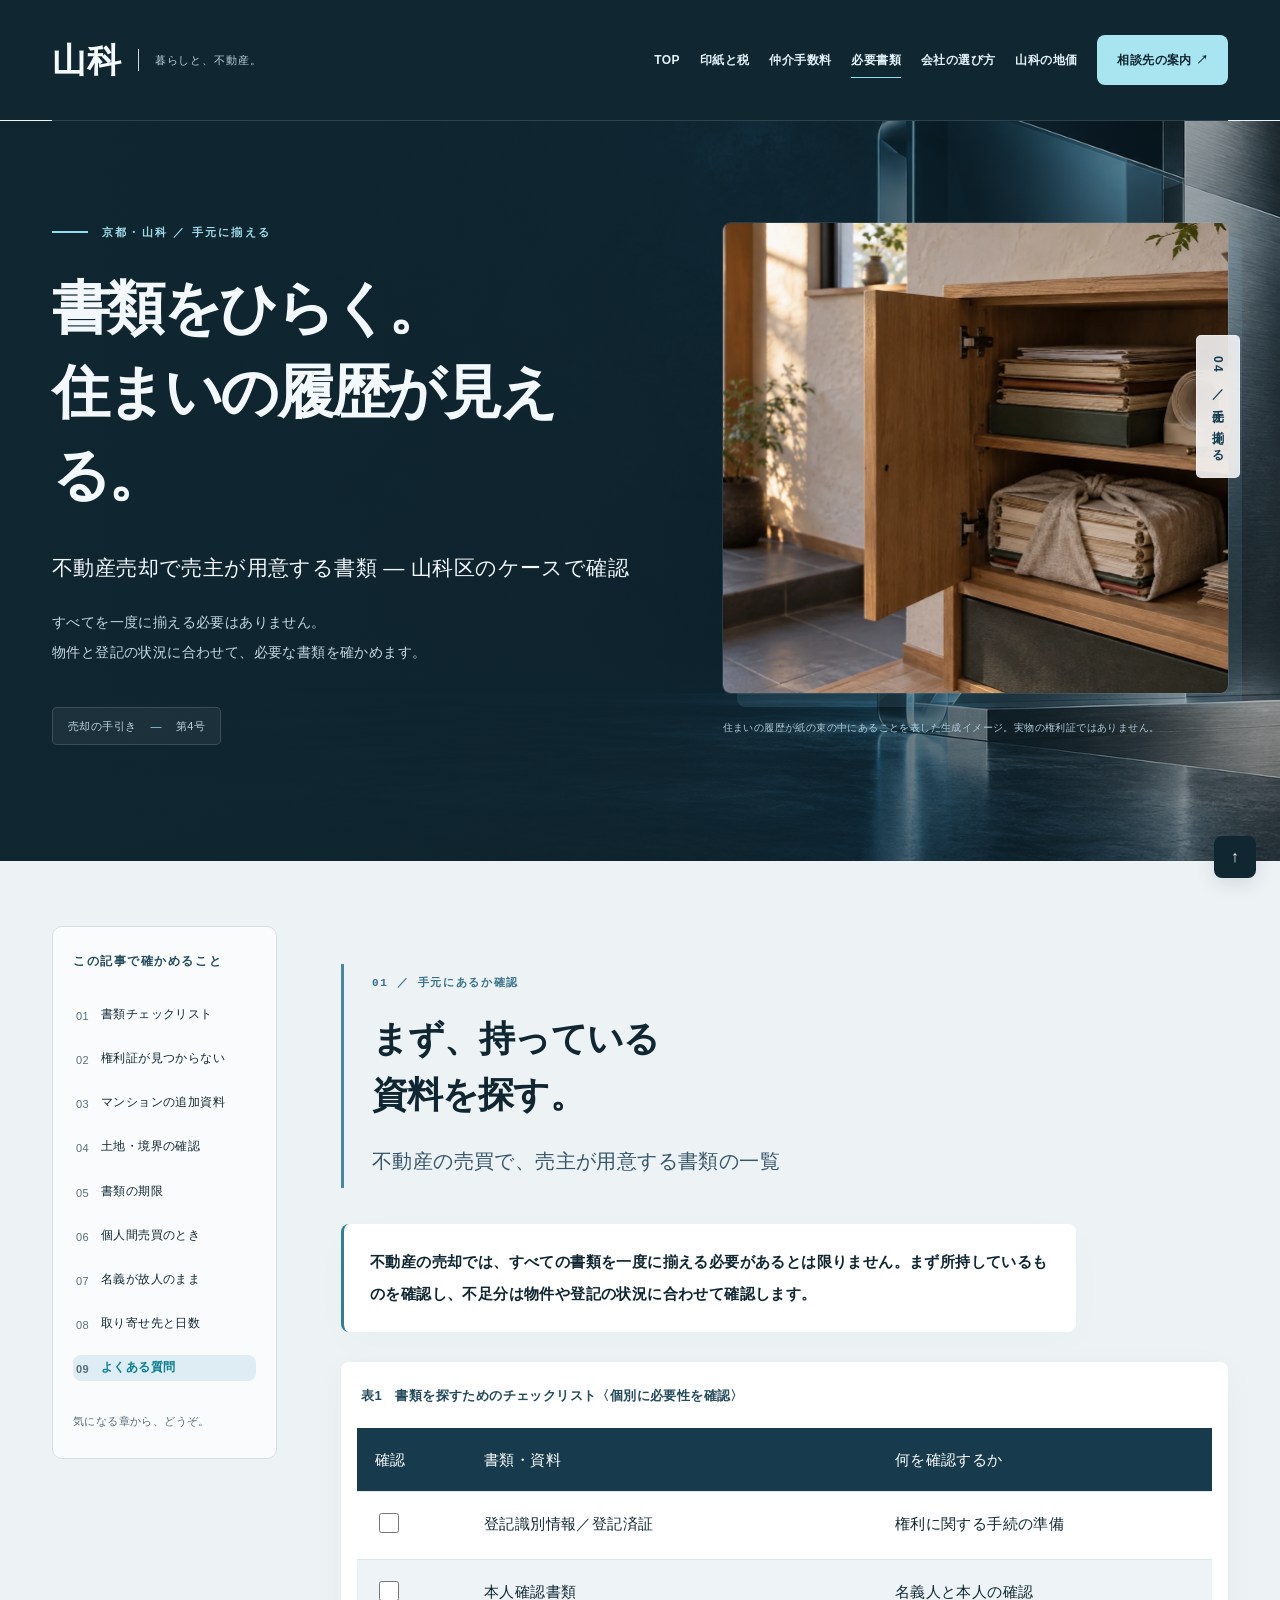
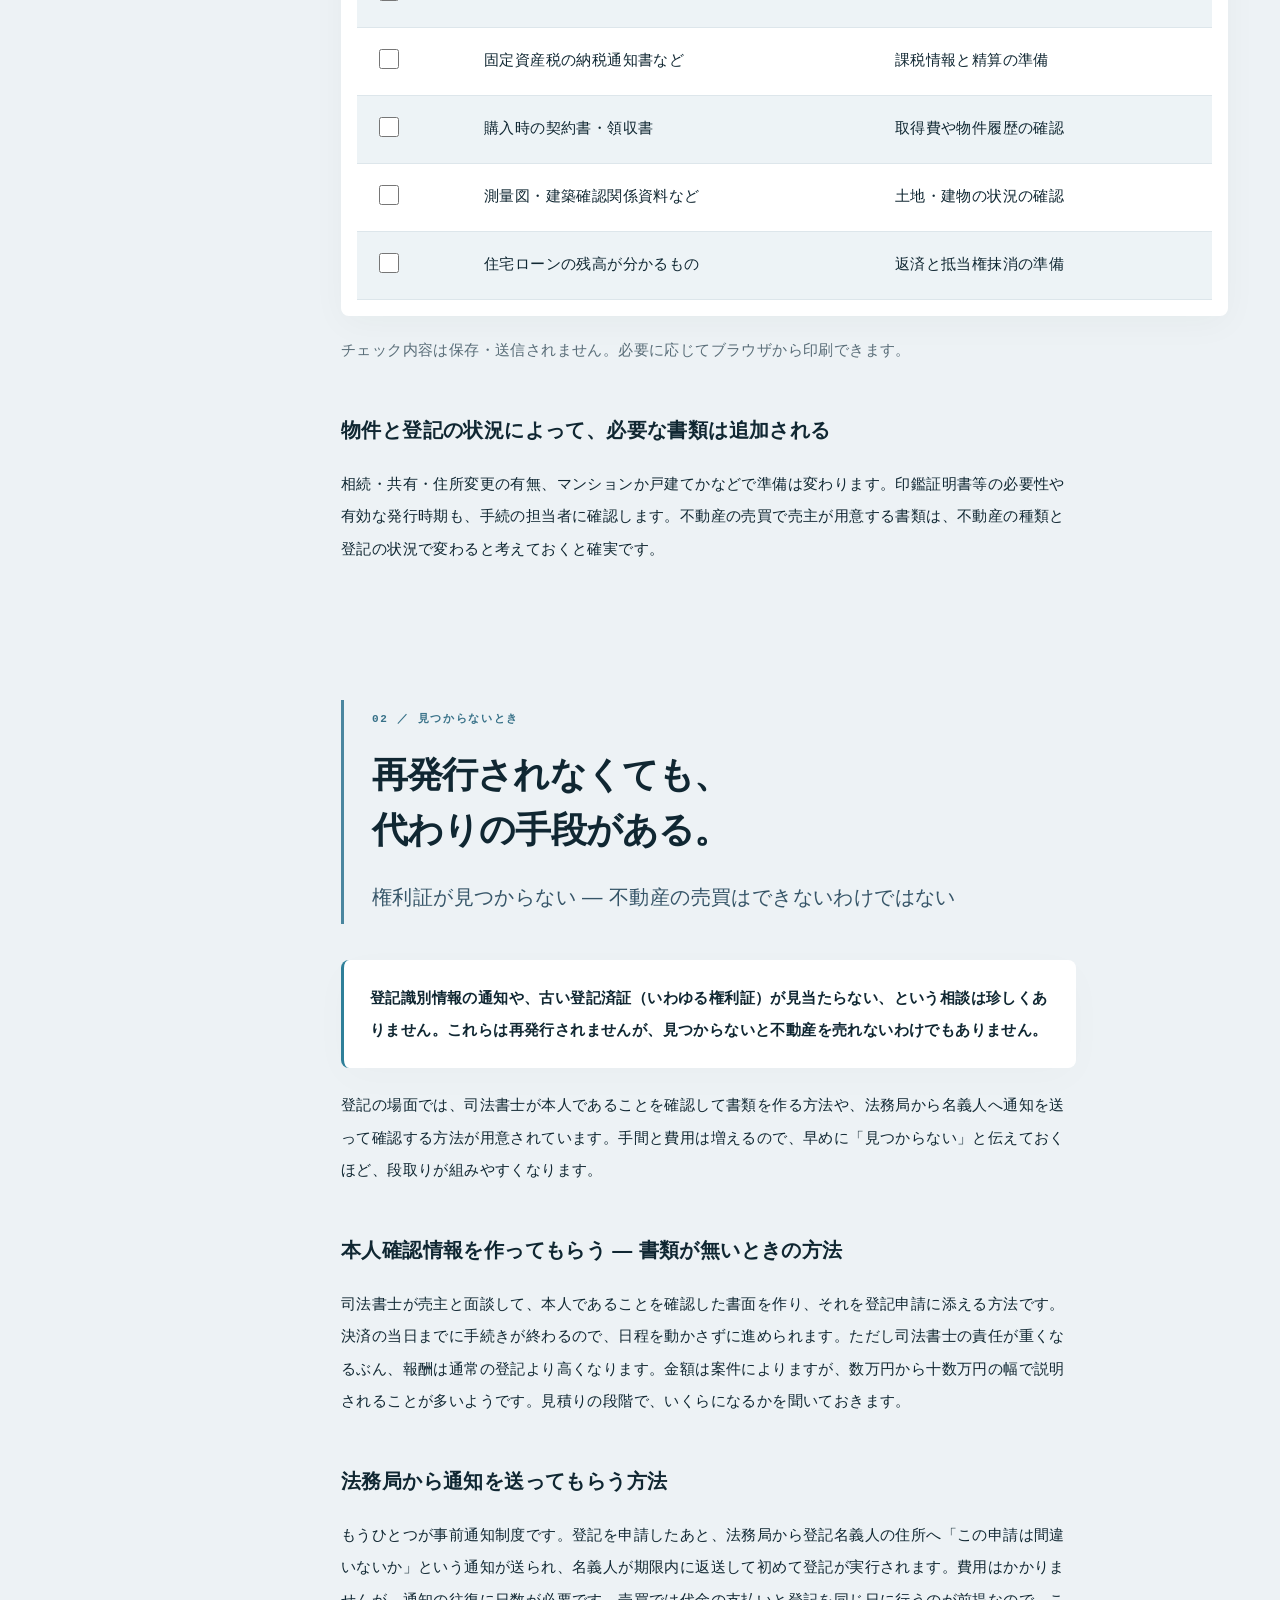
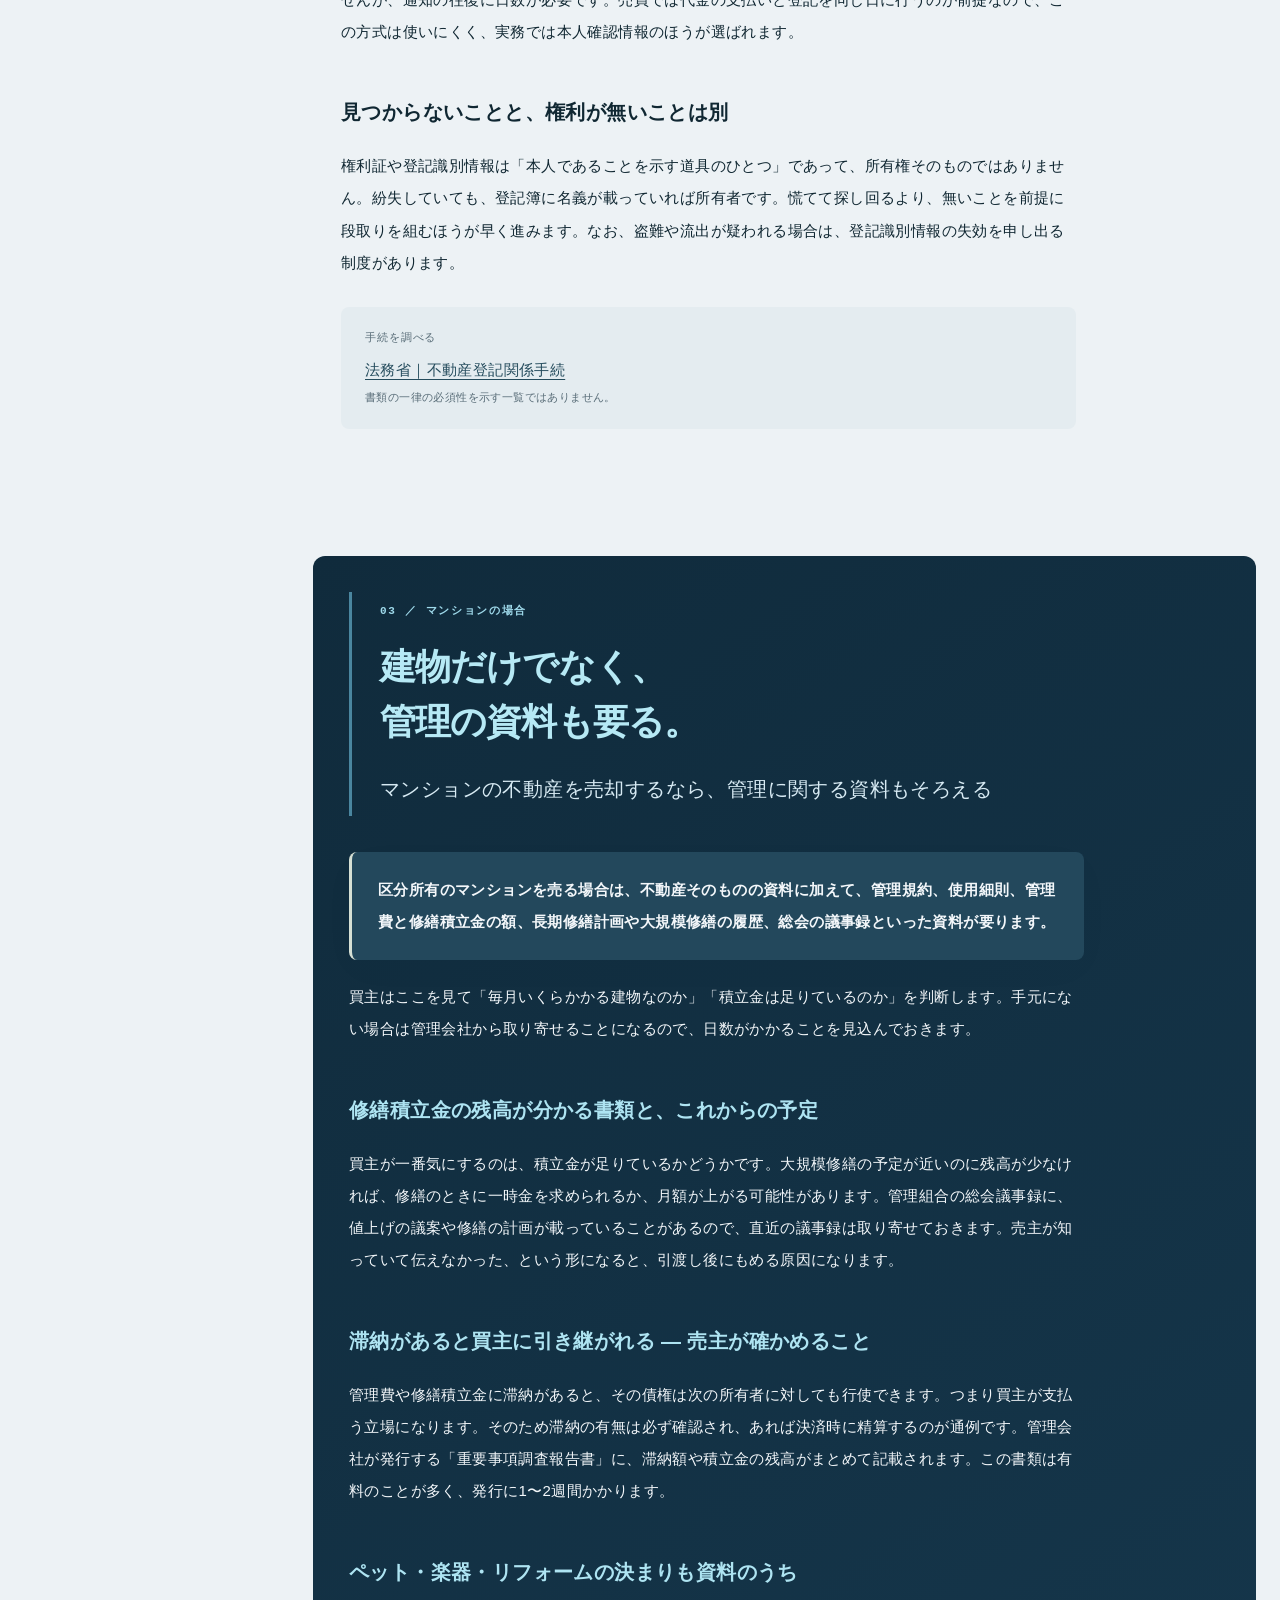
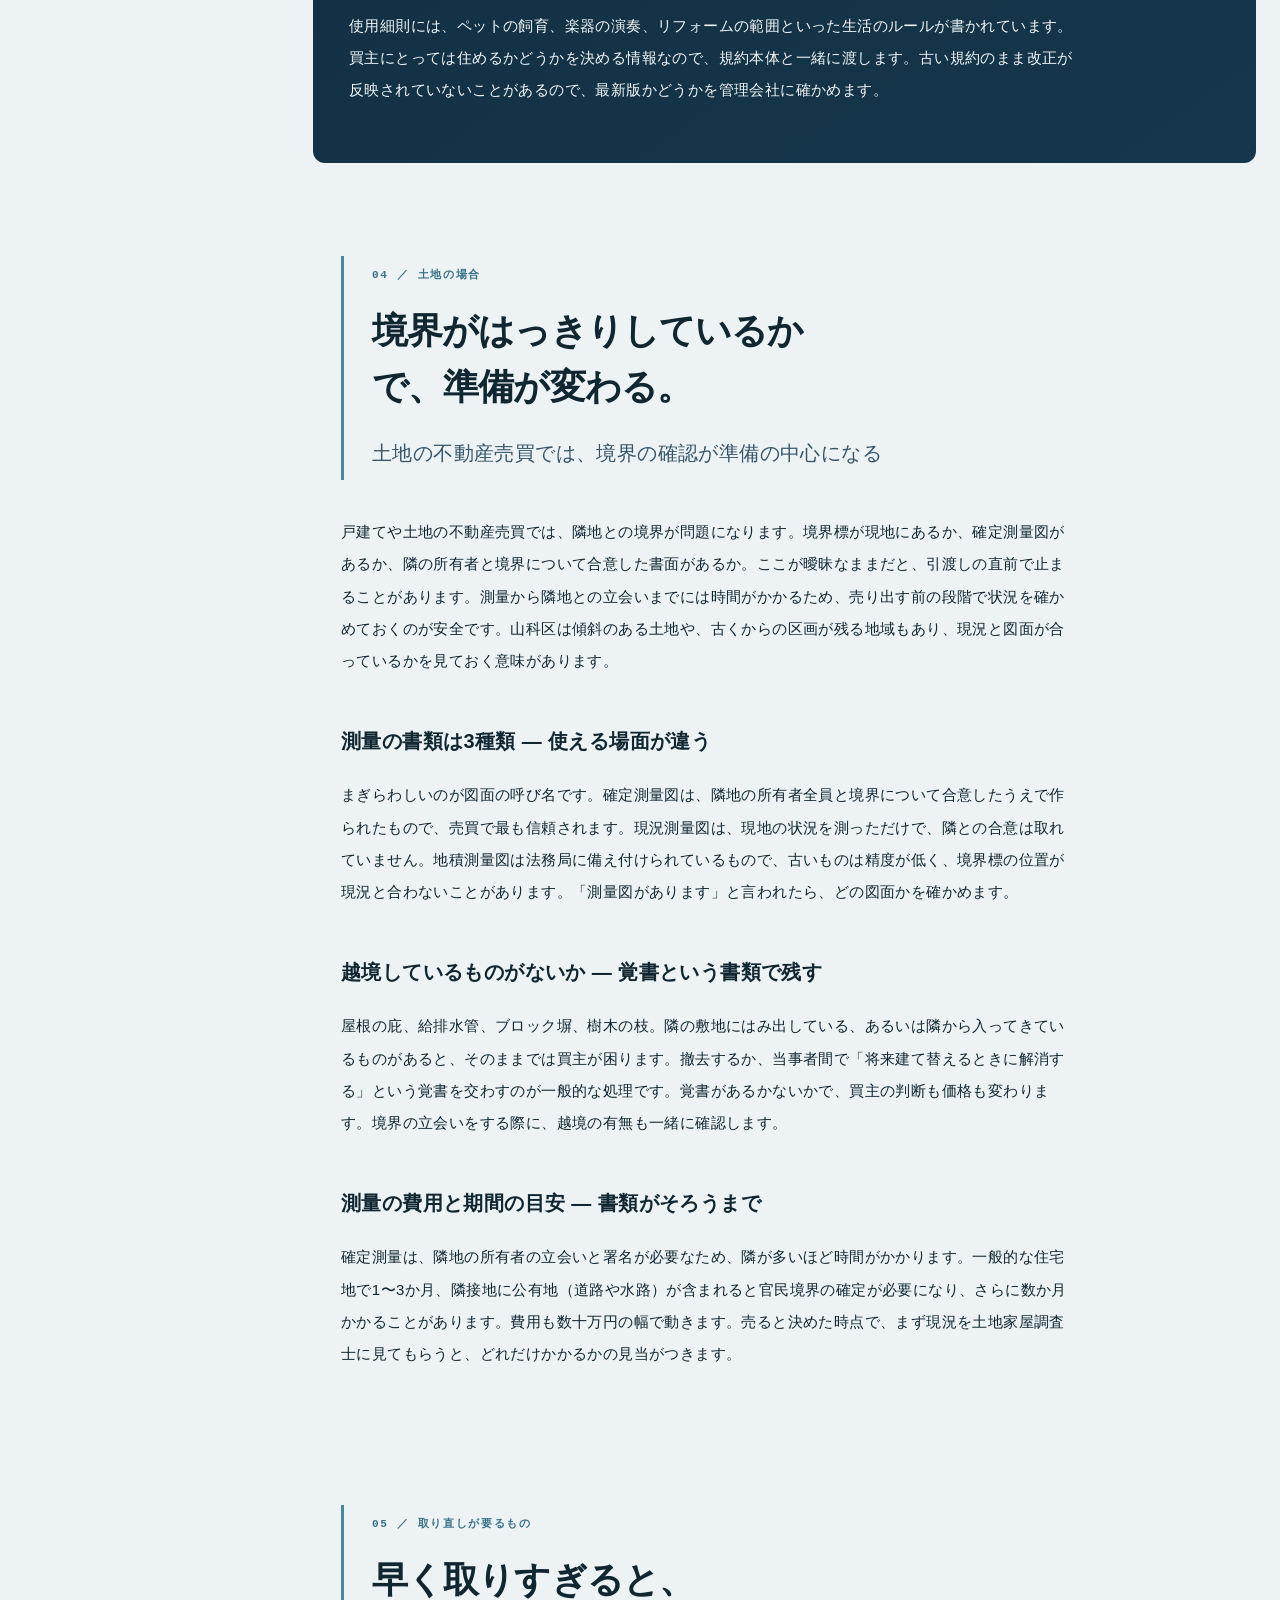
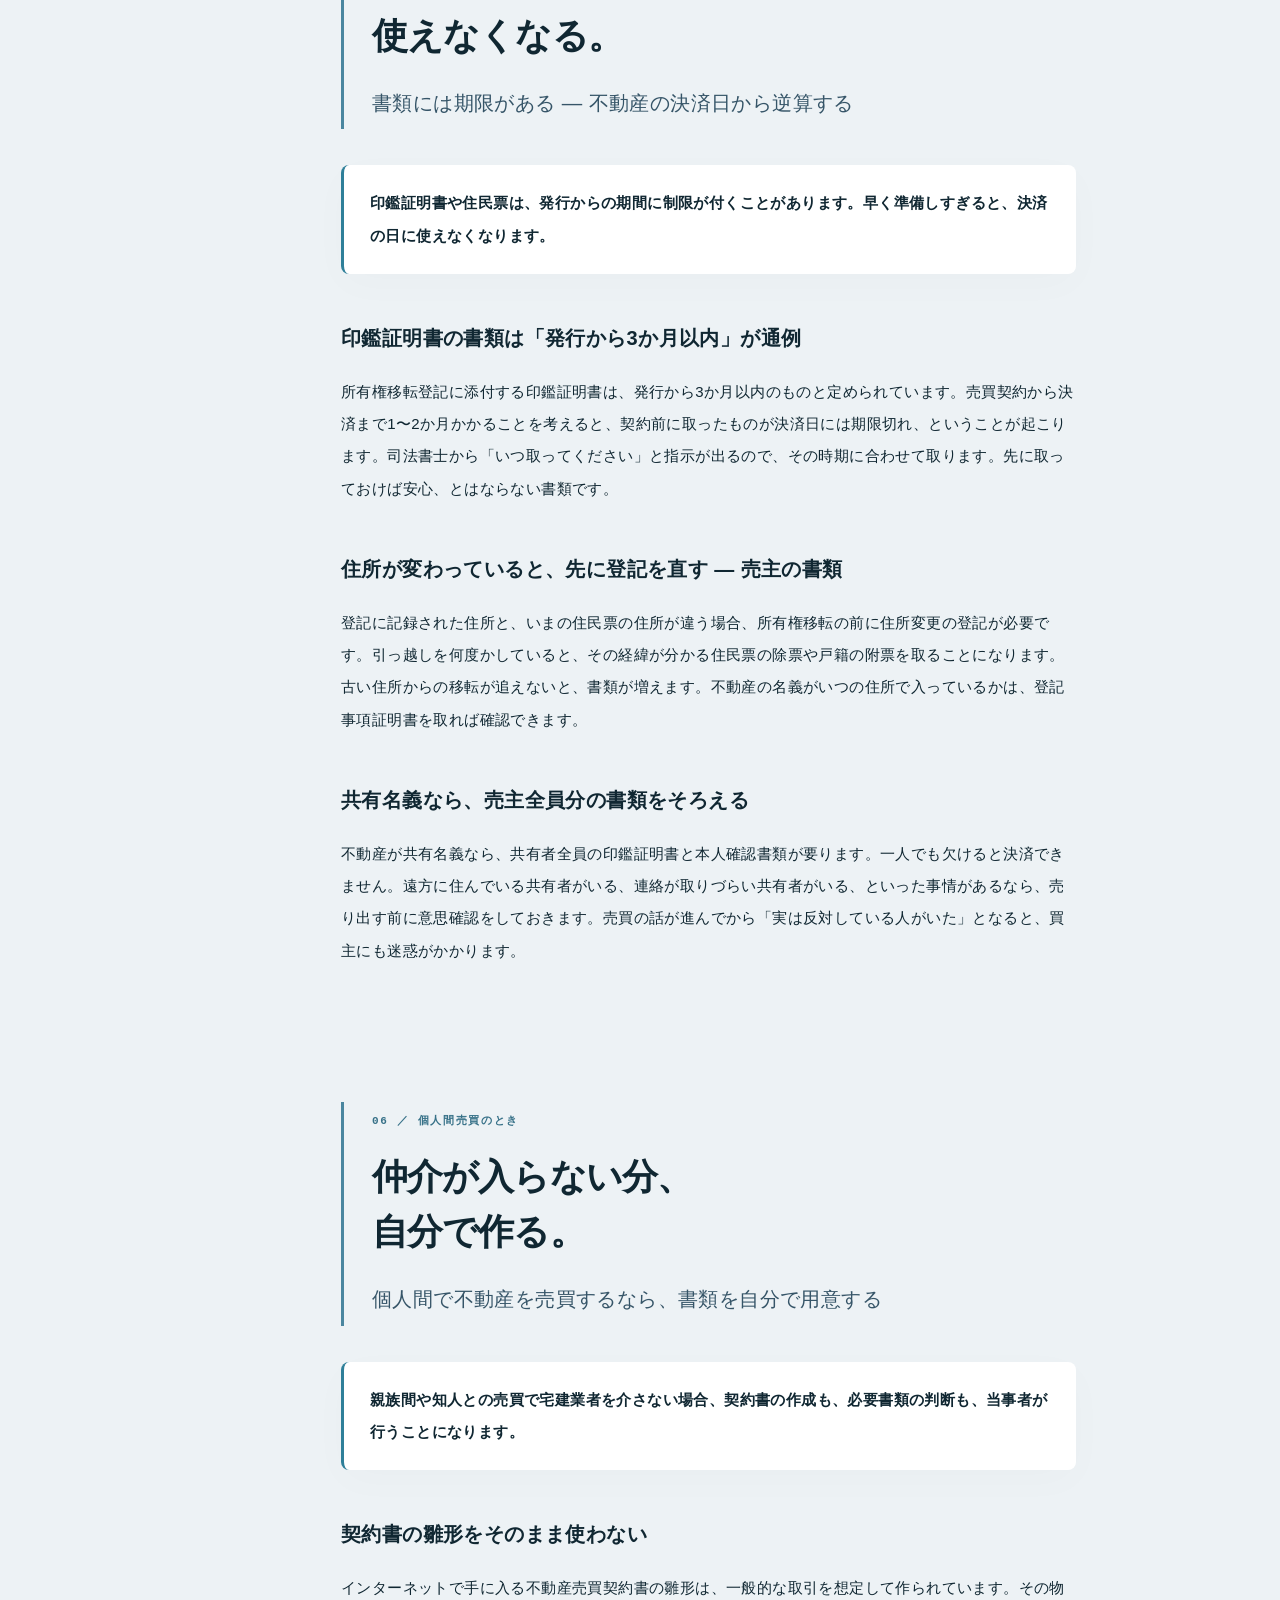
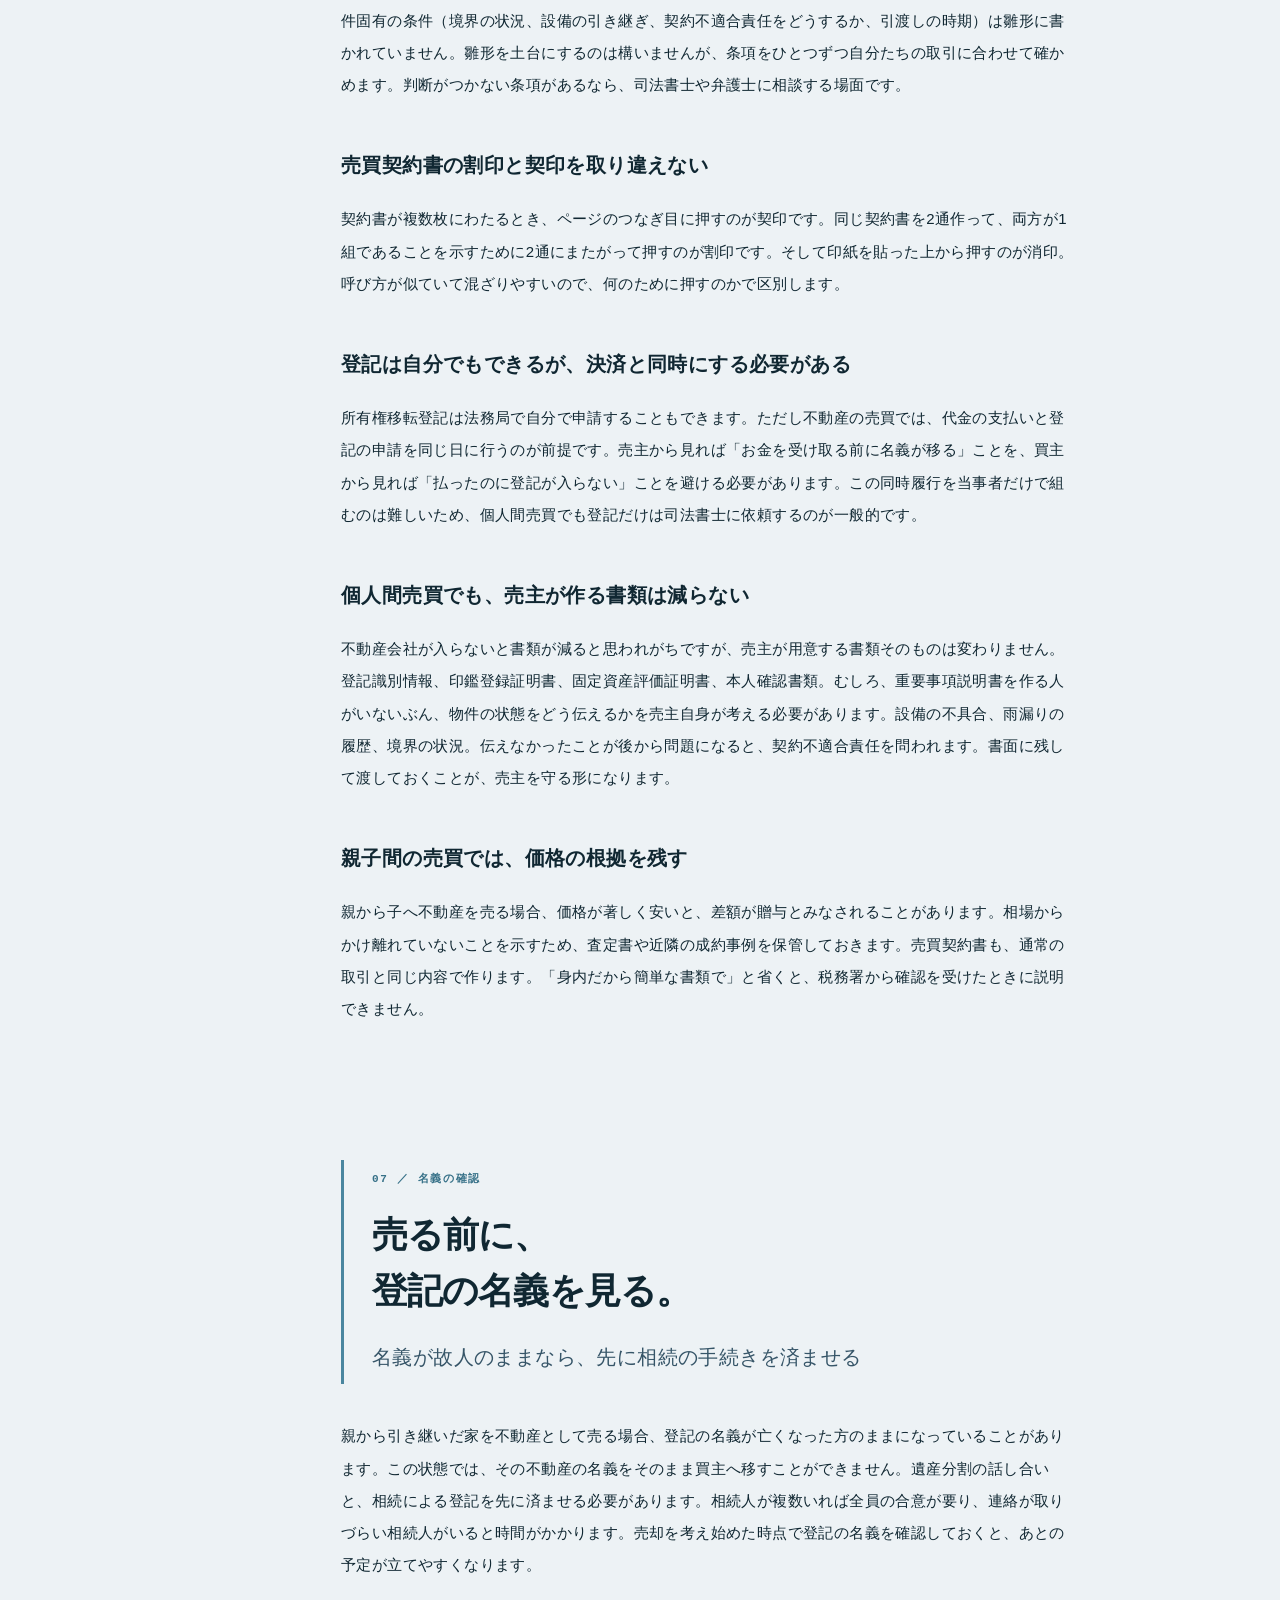
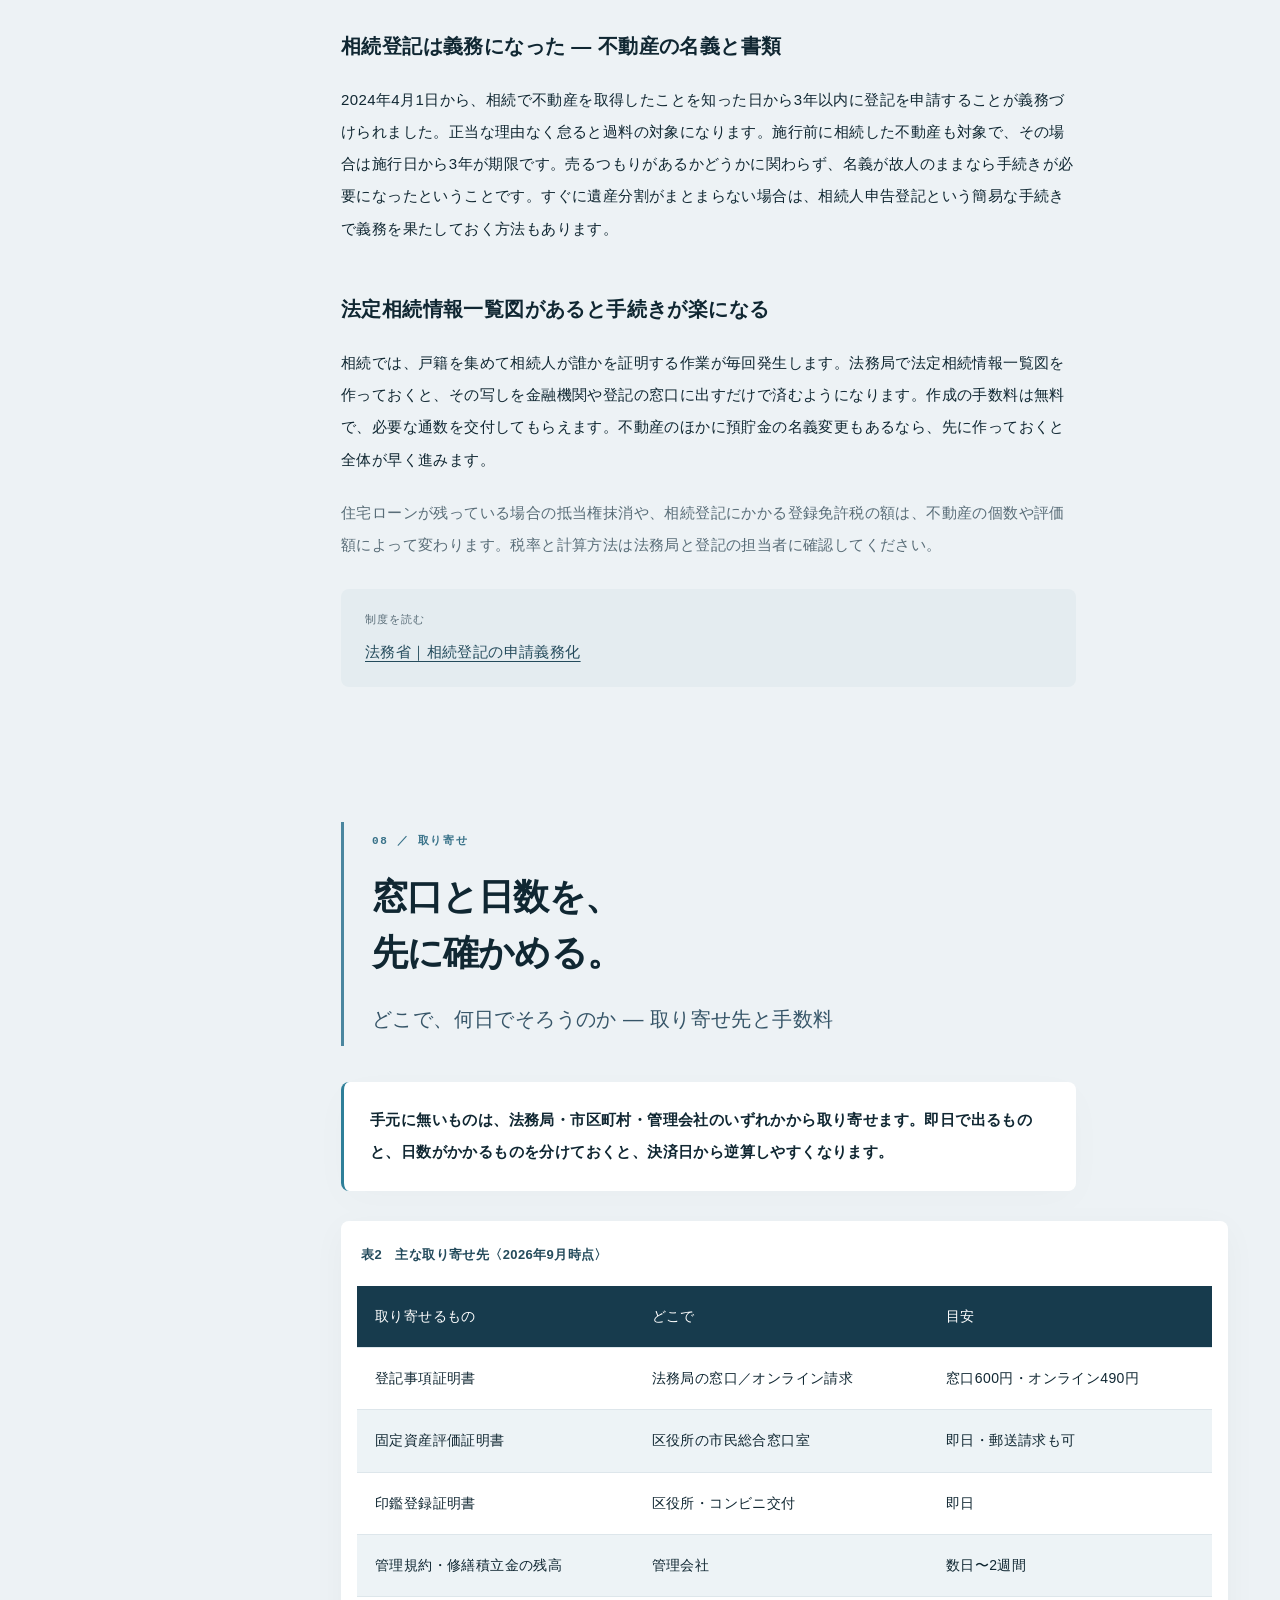
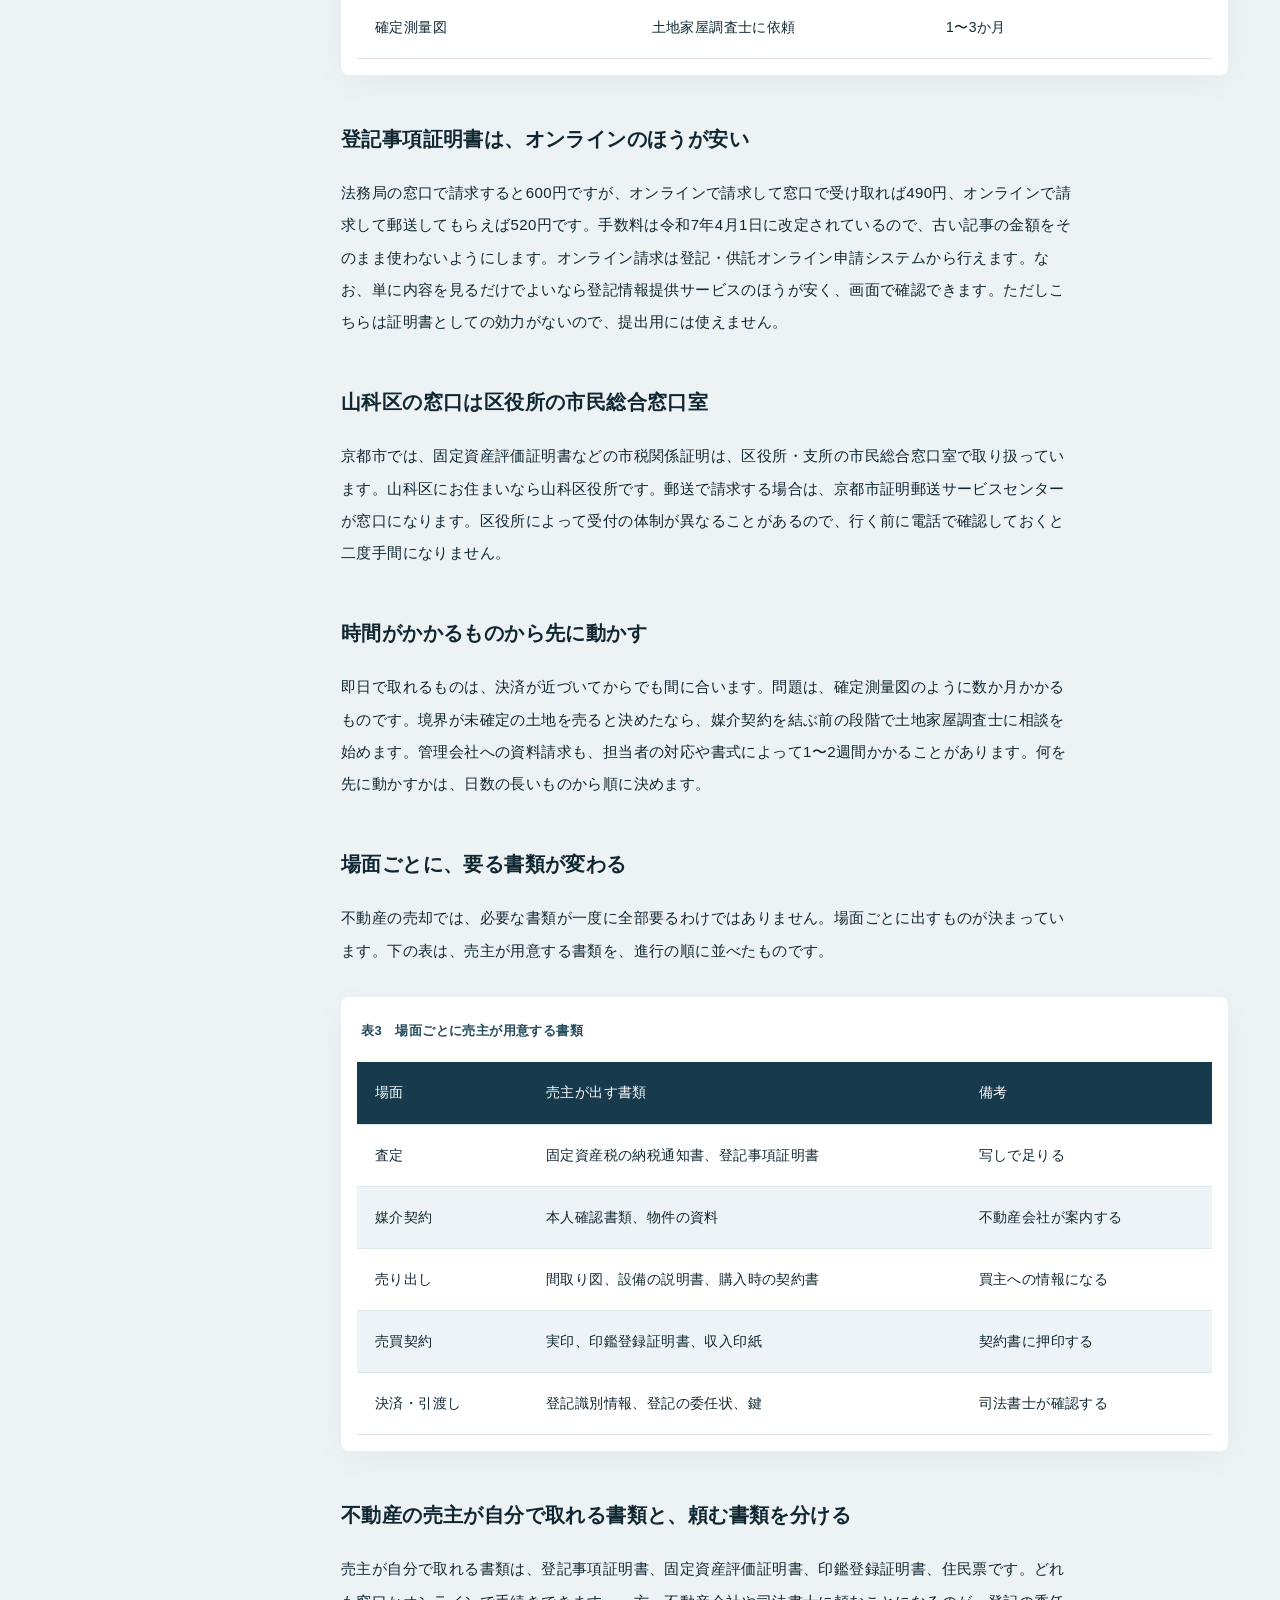
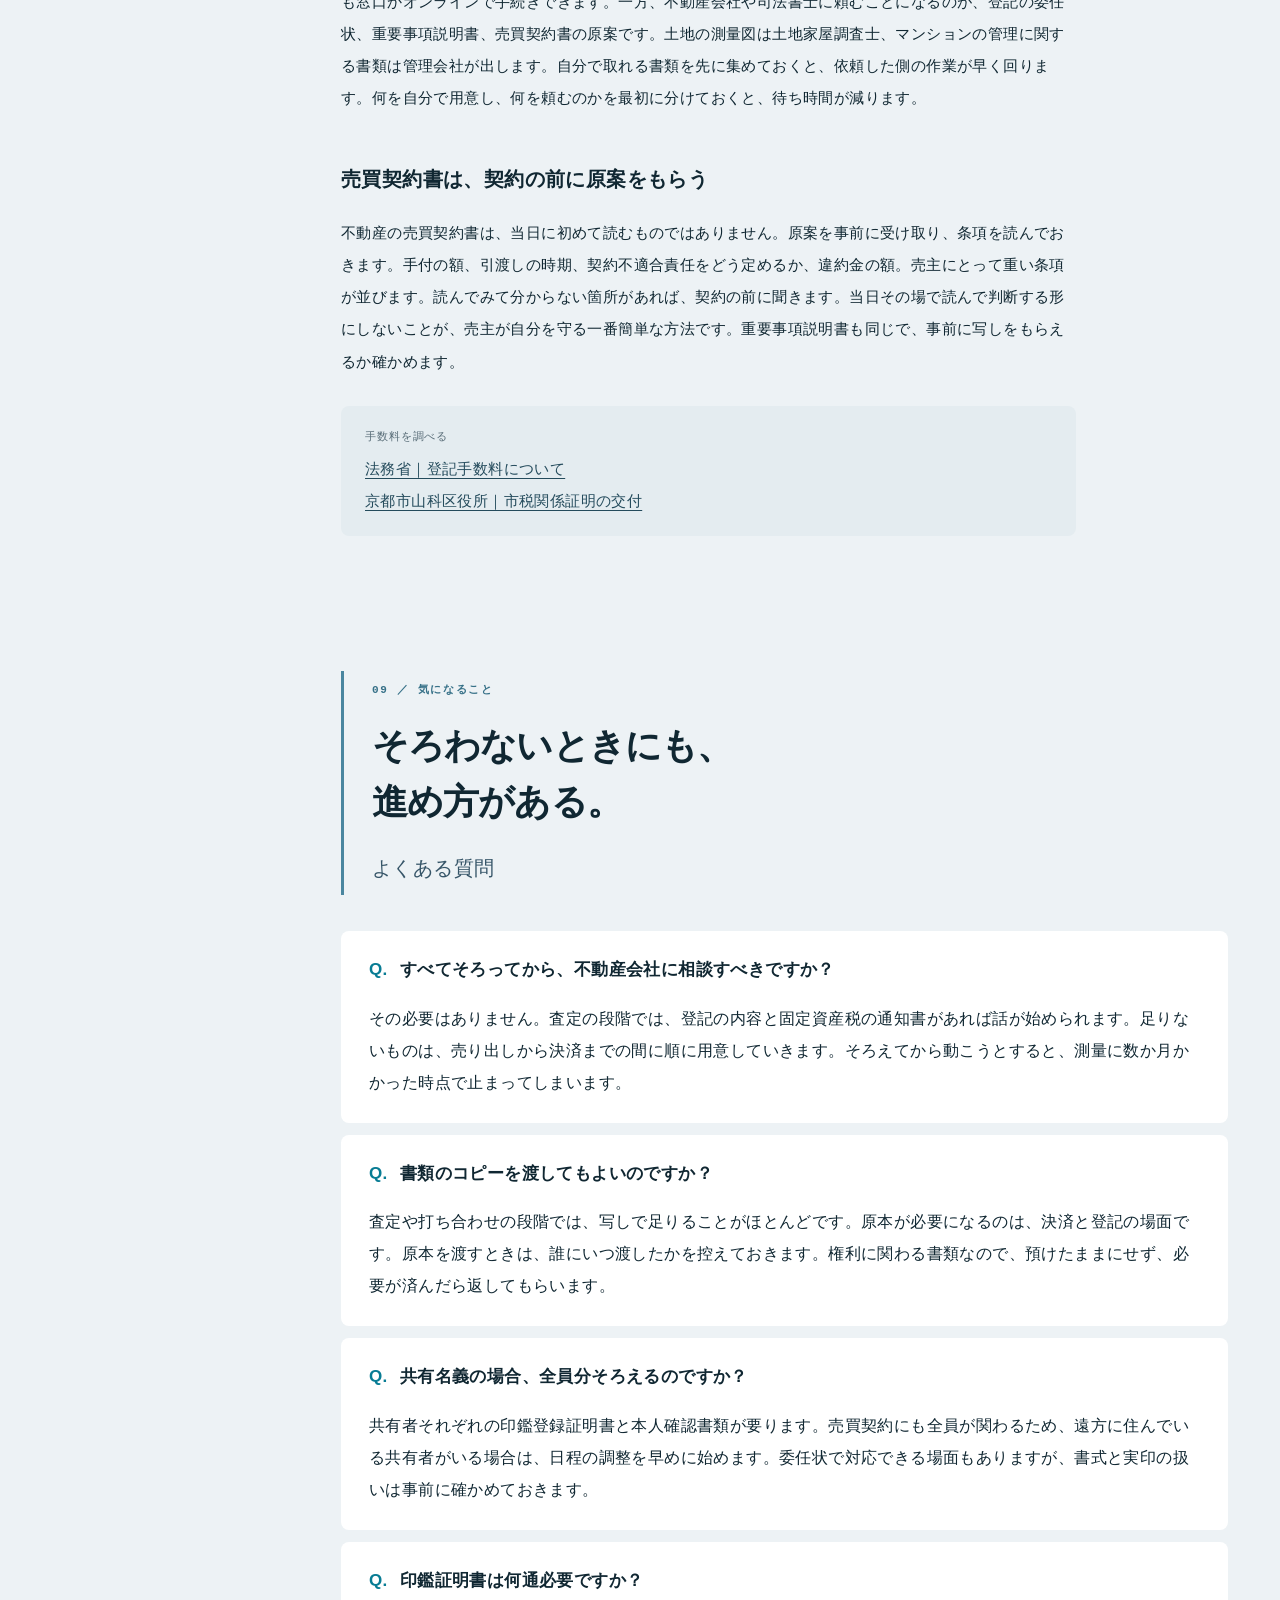
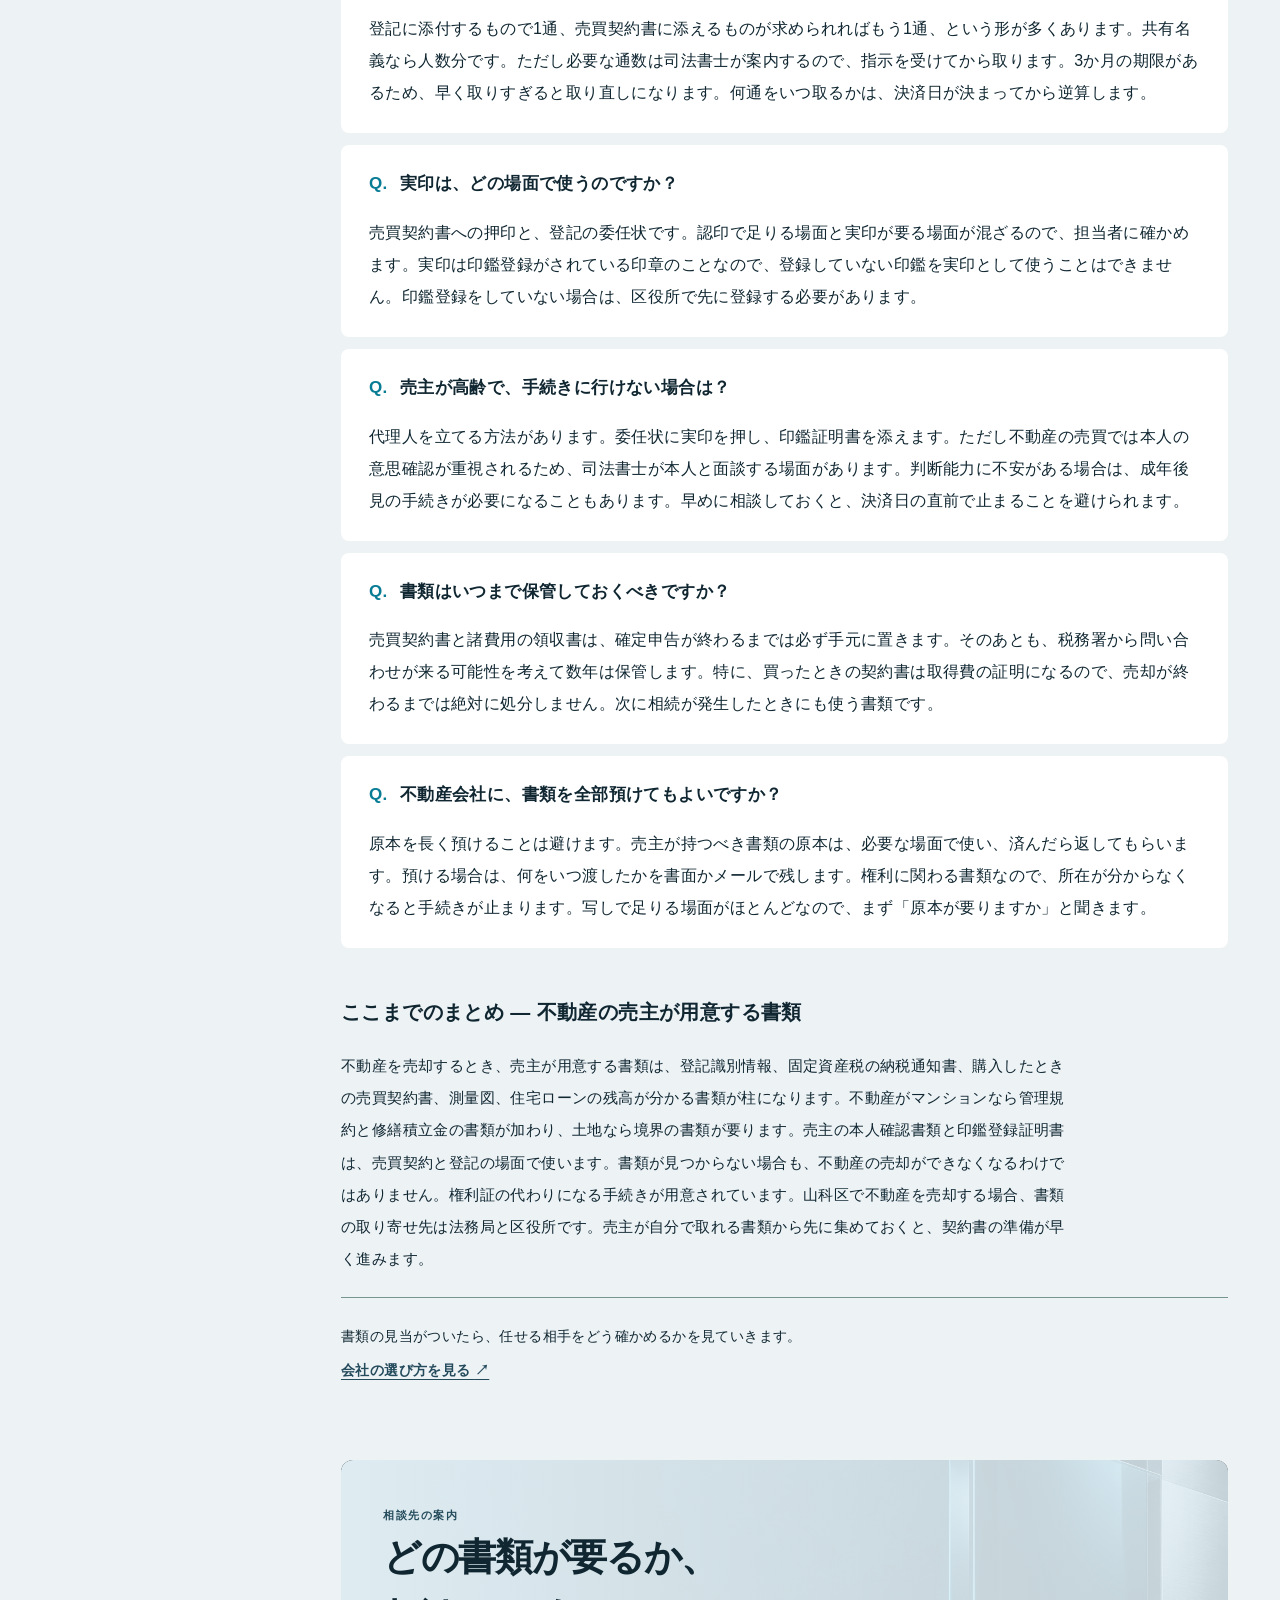
<file: shorui/index.html>
<!doctype html>
<html lang="ja">
<head>
  <meta charset="utf-8">
  <meta name="viewport" content="width=device-width, initial-scale=1">
  <meta name="robots" content="index, follow, max-image-preview:large">
  <title>売主が用意する書類はこれだけある。山科区の不動産売却と契約書のために</title>
  <meta name="description" content="不動産の売却で売主が用意する書類は、登記識別情報、固定資産税の納税通知書、購入したときの売買契約書、測量図、住宅ローンの残高が分かるものが基本です。権利証が見つからないときにどうするか、マンションなら管理規約と修繕積立金、土地なら境界の資料が要ります。山科区の不動産売却で必要になる書類を、取り寄せ先まで一覧にします。">
  <link rel="stylesheet" href="../誌面.css">
  <link rel="stylesheet" href="../山科エディトリアル.css?v=20260912">
  <script src="../誌面の動き.js" defer></script>
  <link rel="canonical" href="https://akatsuki-5648.github.io/yamashina-fudousan-seo/shorui/">
  <meta property="og:locale" content="ja_JP">
  <meta property="og:site_name" content="山科 暮らしと、不動産。">
  <meta property="og:type" content="article">
  <meta property="og:title" content="売主が用意する書類はこれだけある。山科区の不動産売却と契約書のために">
  <meta property="og:description" content="不動産の売却で売主が用意する書類は、登記識別情報、固定資産税の納税通知書、購入したときの売買契約書、測量図、住宅ローンの残高が分かるものが基本です。権利証が見つからないときにどうするか、マンションなら管理規約と修繕積立金、土地なら境界の資料が要ります。山科区の不動産売却で必要になる書類を、取り寄せ先まで一覧にします。">
  <meta property="og:url" content="https://akatsuki-5648.github.io/yamashina-fudousan-seo/shorui/">
  <meta property="og:image" content="https://akatsuki-5648.github.io/yamashina-fudousan-seo/images/og-shorui.jpg">
  <meta property="og:image:width" content="1200">
  <meta property="og:image:height" content="630">
  <meta property="og:image:alt" content="不動産の売主が用意する書類と契約書を、住まいに保管された紙の束で表した棚">
  <meta name="twitter:card" content="summary_large_image">
  <meta name="twitter:title" content="売主が用意する書類はこれだけある。山科区の不動産売却と契約書のために">
  <meta name="twitter:description" content="不動産の売却で売主が用意する書類は、登記識別情報、固定資産税の納税通知書、購入したときの売買契約書、測量図、住宅ローンの残高が分かるものが基本です。権利証が見つからないときにどうするか、マンションなら管理規約と修繕積立金、土地なら境界の資料が要ります。山科区の不動産売却で必要になる書類を、取り寄せ先まで一覧にします。">
  <meta name="twitter:image" content="https://akatsuki-5648.github.io/yamashina-fudousan-seo/images/og-shorui.jpg">
  <meta name="twitter:image:alt" content="不動産の売主が用意する書類と契約書を、住まいに保管された紙の束で表した棚">
  <meta name="theme-color" content="#102732">
  <link rel="manifest" href="../site.webmanifest">
  <link rel="apple-touch-icon" href="../apple-touch-icon.png?v=20260912b">
  <link rel="icon" href="../favicon.ico?v=20260912b" sizes="any">
  <link rel="icon" type="image/png" sizes="32x32" href="../favicon-32x32.png?v=20260912b">
  <script type="application/ld+json">
{
 "@context": "https://schema.org",
 "@graph": [
  {
   "@type": "Organization",
   "@id": "https://akatsuki-5648.github.io/yamashina-fudousan-seo/#org",
   "name": "山科 暮らしと、不動産。",
   "url": "https://akatsuki-5648.github.io/yamashina-fudousan-seo/"
  },
  {
   "@type": "WebSite",
   "@id": "https://akatsuki-5648.github.io/yamashina-fudousan-seo/#website",
   "url": "https://akatsuki-5648.github.io/yamashina-fudousan-seo/",
   "name": "山科 暮らしと、不動産。",
   "inLanguage": "ja",
   "publisher": {
    "@id": "https://akatsuki-5648.github.io/yamashina-fudousan-seo/#org"
   }
  },
  {
   "@type": "BreadcrumbList",
   "@id": "https://akatsuki-5648.github.io/yamashina-fudousan-seo/shorui/#breadcrumb",
   "itemListElement": [
    {
     "@type": "ListItem",
     "position": 1,
     "name": "TOP",
     "item": "https://akatsuki-5648.github.io/yamashina-fudousan-seo/"
    },
    {
     "@type": "ListItem",
     "position": 2,
     "name": "必要書類",
     "item": "https://akatsuki-5648.github.io/yamashina-fudousan-seo/shorui/"
    }
   ]
  },
  {
   "@type": "Article",
   "@id": "https://akatsuki-5648.github.io/yamashina-fudousan-seo/shorui/#article",
   "headline": "売主が用意する書類はこれだけある。山科区の不動産売却と契約書のために",
   "description": "不動産の売却で売主が用意する書類は、登記識別情報、固定資産税の納税通知書、購入したときの売買契約書、測量図、住宅ローンの残高が分かるものが基本です。権利証が見つからないときにどうするか、マンションなら管理規約と修繕積立金、土地なら境界の資料が要ります。山科区の不動産売却で必要になる書類を、取り寄せ先まで一覧にします。",
   "image": "https://akatsuki-5648.github.io/yamashina-fudousan-seo/images/og-shorui.jpg",
   "datePublished": "2026-09-12",
   "dateModified": "2026-09-12",
   "inLanguage": "ja",
   "isPartOf": {
    "@id": "https://akatsuki-5648.github.io/yamashina-fudousan-seo/#website"
   },
   "publisher": {
    "@id": "https://akatsuki-5648.github.io/yamashina-fudousan-seo/#org"
   },
   "mainEntityOfPage": {
    "@id": "https://akatsuki-5648.github.io/yamashina-fudousan-seo/shorui/"
   }
  }
 ]
}
  </script>
</head>
<body class="page-shorui">
  <a class="skip" href="#article">本文へ進む</a>
  <header class="masthead wrap">
    <a class="wordmark" href="../" aria-label="TOPへ">山科<span>暮らしと、不動産。</span></a>
    <nav aria-label="サイト内の案内"><a href="../">TOP</a><a href="../inshi/">印紙と税</a><a href="../tesuryo/">仲介手数料</a><a href="./" aria-current="page">必要書類</a><a href="../kaisha/">会社の選び方</a><a href="../chika/">山科の地価</a><a class="nav-cta" href="../soudan/">相談先の案内 <span aria-hidden="true">↗</span></a></nav>
  </header>
  <main id="top">
    <article id="article">
      <header class="cover wrap">
        <div class="cover-copy">
          <p class="eyebrow">京都・山科 ／ 手元に揃える</p>
          <p class="display-copy">書類をひらく。<br>住まいの履歴が見える。</p>
          <h1>不動産売却で売主が用意する書類 ― 山科区のケースで確認</h1>
          <p class="lead">すべてを一度に揃える必要はありません。<br>物件と登記の状況に合わせて、必要な書類を確かめます。</p>
          <p class="cover-meta">売却の手引き <span aria-hidden="true">—</span> 第4号</p>
        </div>
        <figure class="cover-image image-slot">
          <img src="../images/06-documents-list.webp" width="1672" height="941" alt="不動産の売主が用意する書類と契約書を、住まいに保管された紙の束で表した棚" fetchpriority="high">
          <span class="image-label">04 ／ 手元に揃える</span>
          <figcaption>住まいの履歴が紙の束の中にあることを表した生成イメージ。実物の権利証ではありません。</figcaption>
        </figure>
      </header>

      <div class="reading-layout wrap">
        <aside class="contents">
          <nav aria-label="目次">
            <p class="eyebrow">この記事で確かめること</p>
            <ol>
              <li><a href="#check">書類チェックリスト</a></li><li><a href="#lost">権利証が見つからない</a></li>
              <li><a href="#manshon">マンションの追加資料</a></li><li><a href="#tochi">土地・境界の確認</a></li>
              <li><a href="#kigen">書類の期限</a></li><li><a href="#kojin">個人間売買のとき</a></li>
              <li><a href="#souzoku">名義が故人のまま</a></li><li><a href="#torikata">取り寄せ先と日数</a></li>
              <li><a href="#faq">よくある質問</a></li>
            </ol>
          </nav>
          <p class="aside-note">気になる章から、どうぞ。</p>
        </aside>

        <div class="article-body">
          <section class="chapter" id="check" aria-labelledby="check-title">
            <header class="chapter-heading"><p class="kicker">01 ／ 手元にあるか確認</p><p class="chapter-copy">まず、持っている<br>資料を探す。</p><h2 id="check-title">不動産の売買で、売主が用意する書類の一覧</h2></header>
            <p class="answer">不動産の売却では、すべての書類を一度に揃える必要があるとは限りません。まず所持しているものを確認し、不足分は物件や登記の状況に合わせて確認します。</p>
            <div class="table-scroll" role="region" aria-label="売主の書類チェックリスト" tabindex="0"><table class="check-table"><caption>表1　書類を探すためのチェックリスト〈個別に必要性を確認〉</caption><thead><tr><th scope="col">確認</th><th scope="col">書類・資料</th><th scope="col">何を確認するか</th></tr></thead><tbody>
              <tr><td><input type="checkbox" aria-label="登記識別情報または登記済証を確認"></td><th scope="row">登記識別情報／登記済証</th><td>権利に関する手続の準備</td></tr>
              <tr><td><input type="checkbox" aria-label="本人確認書類を確認"></td><th scope="row">本人確認書類</th><td>名義人と本人の確認</td></tr>
              <tr><td><input type="checkbox" aria-label="固定資産税の資料を確認"></td><th scope="row">固定資産税の納税通知書など</th><td>課税情報と精算の準備</td></tr>
              <tr><td><input type="checkbox" aria-label="購入時の契約資料を確認"></td><th scope="row">購入時の契約書・領収書</th><td>取得費や物件履歴の確認</td></tr>
              <tr><td><input type="checkbox" aria-label="図面などを確認"></td><th scope="row">測量図・建築確認関係資料など</th><td>土地・建物の状況の確認</td></tr>
              <tr><td><input type="checkbox" aria-label="ローンの資料を確認"></td><th scope="row">住宅ローンの残高が分かるもの</th><td>返済と抵当権抹消の準備</td></tr>
            </tbody></table></div>
            <p class="small">チェック内容は保存・送信されません。必要に応じてブラウザから印刷できます。</p>
            <h3>物件と登記の状況によって、必要な書類は追加される</h3>
            <p>相続・共有・住所変更の有無、マンションか戸建てかなどで準備は変わります。印鑑証明書等の必要性や有効な発行時期も、手続の担当者に確認します。不動産の売買で売主が用意する書類は、不動産の種類と登記の状況で変わると考えておくと確実です。</p>
          </section>

          <section class="chapter" id="lost" aria-labelledby="lost-title">
            <header class="chapter-heading"><p class="kicker">02 ／ 見つからないとき</p><p class="chapter-copy">再発行されなくても、<br>代わりの手段がある。</p><h2 id="lost-title">権利証が見つからない ― 不動産の売買はできないわけではない</h2></header>
            <p class="answer">登記識別情報の通知や、古い登記済証（いわゆる権利証）が見当たらない、という相談は珍しくありません。これらは再発行されませんが、見つからないと不動産を売れないわけでもありません。</p>
            <p>登記の場面では、司法書士が本人であることを確認して書類を作る方法や、法務局から名義人へ通知を送って確認する方法が用意されています。手間と費用は増えるので、早めに「見つからない」と伝えておくほど、段取りが組みやすくなります。</p>
            <h3>本人確認情報を作ってもらう ― 書類が無いときの方法</h3>
            <p>司法書士が売主と面談して、本人であることを確認した書面を作り、それを登記申請に添える方法です。決済の当日までに手続きが終わるので、日程を動かさずに進められます。ただし司法書士の責任が重くなるぶん、報酬は通常の登記より高くなります。金額は案件によりますが、数万円から十数万円の幅で説明されることが多いようです。見積りの段階で、いくらになるかを聞いておきます。</p>
            <h3>法務局から通知を送ってもらう方法</h3>
            <p>もうひとつが事前通知制度です。登記を申請したあと、法務局から登記名義人の住所へ「この申請は間違いないか」という通知が送られ、名義人が期限内に返送して初めて登記が実行されます。費用はかかりませんが、通知の往復に日数が必要です。売買では代金の支払いと登記を同じ日に行うのが前提なので、この方式は使いにくく、実務では本人確認情報のほうが選ばれます。</p>
            <h3>見つからないことと、権利が無いことは別</h3>
            <p>権利証や登記識別情報は「本人であることを示す道具のひとつ」であって、所有権そのものではありません。紛失していても、登記簿に名義が載っていれば所有者です。慌てて探し回るより、無いことを前提に段取りを組むほうが早く進みます。なお、盗難や流出が疑われる場合は、登記識別情報の失効を申し出る制度があります。</p>
            <p class="source"><span>手続を調べる</span><a href="https://www.moj.go.jp/tetsuduki_hudosan.html">法務省｜不動産登記関係手続</a><small>書類の一律の必須性を示す一覧ではありません。</small></p>
          </section>

          <section class="chapter core-chapter" id="manshon" aria-labelledby="manshon-title">
            <header class="chapter-heading"><p class="kicker">03 ／ マンションの場合</p><p class="chapter-copy">建物だけでなく、<br>管理の資料も要る。</p><h2 id="manshon-title">マンションの不動産を売却するなら、管理に関する資料もそろえる</h2></header>
            <p class="answer">区分所有のマンションを売る場合は、不動産そのものの資料に加えて、管理規約、使用細則、管理費と修繕積立金の額、長期修繕計画や大規模修繕の履歴、総会の議事録といった資料が要ります。</p>
            <p>買主はここを見て「毎月いくらかかる建物なのか」「積立金は足りているのか」を判断します。手元にない場合は管理会社から取り寄せることになるので、日数がかかることを見込んでおきます。</p>
            <h3>修繕積立金の残高が分かる書類と、これからの予定</h3>
            <p>買主が一番気にするのは、積立金が足りているかどうかです。大規模修繕の予定が近いのに残高が少なければ、修繕のときに一時金を求められるか、月額が上がる可能性があります。管理組合の総会議事録に、値上げの議案や修繕の計画が載っていることがあるので、直近の議事録は取り寄せておきます。売主が知っていて伝えなかった、という形になると、引渡し後にもめる原因になります。</p>
            <h3>滞納があると買主に引き継がれる ― 売主が確かめること</h3>
            <p>管理費や修繕積立金に滞納があると、その債権は次の所有者に対しても行使できます。つまり買主が支払う立場になります。そのため滞納の有無は必ず確認され、あれば決済時に精算するのが通例です。管理会社が発行する「重要事項調査報告書」に、滞納額や積立金の残高がまとめて記載されます。この書類は有料のことが多く、発行に1〜2週間かかります。</p>
            <h3>ペット・楽器・リフォームの決まりも資料のうち</h3>
            <p>使用細則には、ペットの飼育、楽器の演奏、リフォームの範囲といった生活のルールが書かれています。買主にとっては住めるかどうかを決める情報なので、規約本体と一緒に渡します。古い規約のまま改正が反映されていないことがあるので、最新版かどうかを管理会社に確かめます。</p>
          </section>

          <section class="chapter" id="tochi" aria-labelledby="tochi-title">
            <header class="chapter-heading"><p class="kicker">04 ／ 土地の場合</p><p class="chapter-copy">境界がはっきりしているか<br>で、準備が変わる。</p><h2 id="tochi-title">土地の不動産売買では、境界の確認が準備の中心になる</h2></header>
            <p>戸建てや土地の不動産売買では、隣地との境界が問題になります。境界標が現地にあるか、確定測量図があるか、隣の所有者と境界について合意した書面があるか。ここが曖昧なままだと、引渡しの直前で止まることがあります。測量から隣地との立会いまでには時間がかかるため、売り出す前の段階で状況を確かめておくのが安全です。山科区は傾斜のある土地や、古くからの区画が残る地域もあり、現況と図面が合っているかを見ておく意味があります。</p>
            <h3>測量の書類は3種類 ― 使える場面が違う</h3>
            <p>まぎらわしいのが図面の呼び名です。確定測量図は、隣地の所有者全員と境界について合意したうえで作られたもので、売買で最も信頼されます。現況測量図は、現地の状況を測っただけで、隣との合意は取れていません。地積測量図は法務局に備え付けられているもので、古いものは精度が低く、境界標の位置が現況と合わないことがあります。「測量図があります」と言われたら、どの図面かを確かめます。</p>
            <h3>越境しているものがないか ― 覚書という書類で残す</h3>
            <p>屋根の庇、給排水管、ブロック塀、樹木の枝。隣の敷地にはみ出している、あるいは隣から入ってきているものがあると、そのままでは買主が困ります。撤去するか、当事者間で「将来建て替えるときに解消する」という覚書を交わすのが一般的な処理です。覚書があるかないかで、買主の判断も価格も変わります。境界の立会いをする際に、越境の有無も一緒に確認します。</p>
            <h3>測量の費用と期間の目安 ― 書類がそろうまで</h3>
            <p>確定測量は、隣地の所有者の立会いと署名が必要なため、隣が多いほど時間がかかります。一般的な住宅地で1〜3か月、隣接地に公有地（道路や水路）が含まれると官民境界の確定が必要になり、さらに数か月かかることがあります。費用も数十万円の幅で動きます。売ると決めた時点で、まず現況を土地家屋調査士に見てもらうと、どれだけかかるかの見当がつきます。</p>
          </section>

          <section class="chapter" id="kigen" aria-labelledby="kigen-title">
            <header class="chapter-heading"><p class="kicker">05 ／ 取り直しが要るもの</p><p class="chapter-copy">早く取りすぎると、<br>使えなくなる。</p><h2 id="kigen-title">書類には期限がある ― 不動産の決済日から逆算する</h2></header>
            <p class="answer">印鑑証明書や住民票は、発行からの期間に制限が付くことがあります。早く準備しすぎると、決済の日に使えなくなります。</p>
            <h3>印鑑証明書の書類は「発行から3か月以内」が通例</h3>
            <p>所有権移転登記に添付する印鑑証明書は、発行から3か月以内のものと定められています。売買契約から決済まで1〜2か月かかることを考えると、契約前に取ったものが決済日には期限切れ、ということが起こります。司法書士から「いつ取ってください」と指示が出るので、その時期に合わせて取ります。先に取っておけば安心、とはならない書類です。</p>
            <h3>住所が変わっていると、先に登記を直す ― 売主の書類</h3>
            <p>登記に記録された住所と、いまの住民票の住所が違う場合、所有権移転の前に住所変更の登記が必要です。引っ越しを何度かしていると、その経緯が分かる住民票の除票や戸籍の附票を取ることになります。古い住所からの移転が追えないと、書類が増えます。不動産の名義がいつの住所で入っているかは、登記事項証明書を取れば確認できます。</p>
            <h3>共有名義なら、売主全員分の書類をそろえる</h3>
            <p>不動産が共有名義なら、共有者全員の印鑑証明書と本人確認書類が要ります。一人でも欠けると決済できません。遠方に住んでいる共有者がいる、連絡が取りづらい共有者がいる、といった事情があるなら、売り出す前に意思確認をしておきます。売買の話が進んでから「実は反対している人がいた」となると、買主にも迷惑がかかります。</p>
          </section>

          <section class="chapter" id="kojin" aria-labelledby="kojin-title">
            <header class="chapter-heading"><p class="kicker">06 ／ 個人間売買のとき</p><p class="chapter-copy">仲介が入らない分、<br>自分で作る。</p><h2 id="kojin-title">個人間で不動産を売買するなら、書類を自分で用意する</h2></header>
            <p class="answer">親族間や知人との売買で宅建業者を介さない場合、契約書の作成も、必要書類の判断も、当事者が行うことになります。</p>
            <h3>契約書の雛形をそのまま使わない</h3>
            <p>インターネットで手に入る不動産売買契約書の雛形は、一般的な取引を想定して作られています。その物件固有の条件（境界の状況、設備の引き継ぎ、契約不適合責任をどうするか、引渡しの時期）は雛形に書かれていません。雛形を土台にするのは構いませんが、条項をひとつずつ自分たちの取引に合わせて確かめます。判断がつかない条項があるなら、司法書士や弁護士に相談する場面です。</p>
            <h3>売買契約書の割印と契印を取り違えない</h3>
            <p>契約書が複数枚にわたるとき、ページのつなぎ目に押すのが契印です。同じ契約書を2通作って、両方が1組であることを示すために2通にまたがって押すのが割印です。そして印紙を貼った上から押すのが消印。呼び方が似ていて混ざりやすいので、何のために押すのかで区別します。</p>
            <h3>登記は自分でもできるが、決済と同時にする必要がある</h3>
            <p>所有権移転登記は法務局で自分で申請することもできます。ただし不動産の売買では、代金の支払いと登記の申請を同じ日に行うのが前提です。売主から見れば「お金を受け取る前に名義が移る」ことを、買主から見れば「払ったのに登記が入らない」ことを避ける必要があります。この同時履行を当事者だけで組むのは難しいため、個人間売買でも登記だけは司法書士に依頼するのが一般的です。</p>
            <h3>個人間売買でも、売主が作る書類は減らない</h3>
            <p>不動産会社が入らないと書類が減ると思われがちですが、売主が用意する書類そのものは変わりません。登記識別情報、印鑑登録証明書、固定資産評価証明書、本人確認書類。むしろ、重要事項説明書を作る人がいないぶん、物件の状態をどう伝えるかを売主自身が考える必要があります。設備の不具合、雨漏りの履歴、境界の状況。伝えなかったことが後から問題になると、契約不適合責任を問われます。書面に残して渡しておくことが、売主を守る形になります。</p>
            <h3>親子間の売買では、価格の根拠を残す</h3>
            <p>親から子へ不動産を売る場合、価格が著しく安いと、差額が贈与とみなされることがあります。相場からかけ離れていないことを示すため、査定書や近隣の成約事例を保管しておきます。売買契約書も、通常の取引と同じ内容で作ります。「身内だから簡単な書類で」と省くと、税務署から確認を受けたときに説明できません。</p>
          </section>

          <section class="chapter" id="souzoku" aria-labelledby="souzoku-title">
            <header class="chapter-heading"><p class="kicker">07 ／ 名義の確認</p><p class="chapter-copy">売る前に、<br>登記の名義を見る。</p><h2 id="souzoku-title">名義が故人のままなら、先に相続の手続きを済ませる</h2></header>
            <p>親から引き継いだ家を不動産として売る場合、登記の名義が亡くなった方のままになっていることがあります。この状態では、その不動産の名義をそのまま買主へ移すことができません。遺産分割の話し合いと、相続による登記を先に済ませる必要があります。相続人が複数いれば全員の合意が要り、連絡が取りづらい相続人がいると時間がかかります。売却を考え始めた時点で登記の名義を確認しておくと、あとの予定が立てやすくなります。</p>
            <h3>相続登記は義務になった ― 不動産の名義と書類</h3>
            <p>2024年4月1日から、相続で不動産を取得したことを知った日から3年以内に登記を申請することが義務づけられました。正当な理由なく怠ると過料の対象になります。施行前に相続した不動産も対象で、その場合は施行日から3年が期限です。売るつもりがあるかどうかに関わらず、名義が故人のままなら手続きが必要になったということです。すぐに遺産分割がまとまらない場合は、相続人申告登記という簡易な手続きで義務を果たしておく方法もあります。</p>
            <h3>法定相続情報一覧図があると手続きが楽になる</h3>
            <p>相続では、戸籍を集めて相続人が誰かを証明する作業が毎回発生します。法務局で法定相続情報一覧図を作っておくと、その写しを金融機関や登記の窓口に出すだけで済むようになります。作成の手数料は無料で、必要な通数を交付してもらえます。不動産のほかに預貯金の名義変更もあるなら、先に作っておくと全体が早く進みます。</p>
            <p class="small">住宅ローンが残っている場合の抵当権抹消や、相続登記にかかる登録免許税の額は、不動産の個数や評価額によって変わります。税率と計算方法は法務局と登記の担当者に確認してください。</p>
            <p class="source"><span>制度を読む</span><a href="https://www.moj.go.jp/MINJI/minji05_00343.html">法務省｜相続登記の申請義務化</a></p>
          </section>

          <section class="chapter" id="torikata" aria-labelledby="torikata-title">
            <header class="chapter-heading"><p class="kicker">08 ／ 取り寄せ</p><p class="chapter-copy">窓口と日数を、<br>先に確かめる。</p><h2 id="torikata-title">どこで、何日でそろうのか ― 取り寄せ先と手数料</h2></header>
            <p class="answer">手元に無いものは、法務局・市区町村・管理会社のいずれかから取り寄せます。即日で出るものと、日数がかかるものを分けておくと、決済日から逆算しやすくなります。</p>
            <div class="table-scroll" role="region" aria-label="取り寄せ先と手数料の表" tabindex="0"><table><caption>表2　主な取り寄せ先〈2026年9月時点〉</caption><thead><tr><th scope="col">取り寄せるもの</th><th scope="col">どこで</th><th scope="col">目安</th></tr></thead><tbody>
              <tr><th scope="row">登記事項証明書</th><td>法務局の窓口／オンライン請求</td><td>窓口600円・オンライン490円</td></tr>
              <tr><th scope="row">固定資産評価証明書</th><td>区役所の市民総合窓口室</td><td>即日・郵送請求も可</td></tr>
              <tr><th scope="row">印鑑登録証明書</th><td>区役所・コンビニ交付</td><td>即日</td></tr>
              <tr><th scope="row">管理規約・修繕積立金の残高</th><td>管理会社</td><td>数日〜2週間</td></tr>
              <tr><th scope="row">確定測量図</th><td>土地家屋調査士に依頼</td><td>1〜3か月</td></tr>
            </tbody></table></div>
            <h3>登記事項証明書は、オンラインのほうが安い</h3>
            <p>法務局の窓口で請求すると600円ですが、オンラインで請求して窓口で受け取れば490円、オンラインで請求して郵送してもらえば520円です。手数料は令和7年4月1日に改定されているので、古い記事の金額をそのまま使わないようにします。オンライン請求は登記・供託オンライン申請システムから行えます。なお、単に内容を見るだけでよいなら登記情報提供サービスのほうが安く、画面で確認できます。ただしこちらは証明書としての効力がないので、提出用には使えません。</p>
            <h3>山科区の窓口は区役所の市民総合窓口室</h3>
            <p>京都市では、固定資産評価証明書などの市税関係証明は、区役所・支所の市民総合窓口室で取り扱っています。山科区にお住まいなら山科区役所です。郵送で請求する場合は、京都市証明郵送サービスセンターが窓口になります。区役所によって受付の体制が異なることがあるので、行く前に電話で確認しておくと二度手間になりません。</p>
            <h3>時間がかかるものから先に動かす</h3>
            <p>即日で取れるものは、決済が近づいてからでも間に合います。問題は、確定測量図のように数か月かかるものです。境界が未確定の土地を売ると決めたなら、媒介契約を結ぶ前の段階で土地家屋調査士に相談を始めます。管理会社への資料請求も、担当者の対応や書式によって1〜2週間かかることがあります。何を先に動かすかは、日数の長いものから順に決めます。</p>
            <h3>場面ごとに、要る書類が変わる</h3>
            <p>不動産の売却では、必要な書類が一度に全部要るわけではありません。場面ごとに出すものが決まっています。下の表は、売主が用意する書類を、進行の順に並べたものです。</p>
            <div class="table-scroll" role="region" aria-label="場面ごとの必要書類" tabindex="0"><table><caption>表3　場面ごとに売主が用意する書類</caption><thead><tr><th scope="col">場面</th><th scope="col">売主が出す書類</th><th scope="col">備考</th></tr></thead><tbody>
              <tr><th scope="row">査定</th><td>固定資産税の納税通知書、登記事項証明書</td><td>写しで足りる</td></tr>
              <tr><th scope="row">媒介契約</th><td>本人確認書類、物件の資料</td><td>不動産会社が案内する</td></tr>
              <tr><th scope="row">売り出し</th><td>間取り図、設備の説明書、購入時の契約書</td><td>買主への情報になる</td></tr>
              <tr><th scope="row">売買契約</th><td>実印、印鑑登録証明書、収入印紙</td><td>契約書に押印する</td></tr>
              <tr><th scope="row">決済・引渡し</th><td>登記識別情報、登記の委任状、鍵</td><td>司法書士が確認する</td></tr>
            </tbody></table></div>
            <h3>不動産の売主が自分で取れる書類と、頼む書類を分ける</h3>
            <p>売主が自分で取れる書類は、登記事項証明書、固定資産評価証明書、印鑑登録証明書、住民票です。どれも窓口かオンラインで手続きできます。一方、不動産会社や司法書士に頼むことになるのが、登記の委任状、重要事項説明書、売買契約書の原案です。土地の測量図は土地家屋調査士、マンションの管理に関する書類は管理会社が出します。自分で取れる書類を先に集めておくと、依頼した側の作業が早く回ります。何を自分で用意し、何を頼むのかを最初に分けておくと、待ち時間が減ります。</p>
            <h3>売買契約書は、契約の前に原案をもらう</h3>
            <p>不動産の売買契約書は、当日に初めて読むものではありません。原案を事前に受け取り、条項を読んでおきます。手付の額、引渡しの時期、契約不適合責任をどう定めるか、違約金の額。売主にとって重い条項が並びます。読んでみて分からない箇所があれば、契約の前に聞きます。当日その場で読んで判断する形にしないことが、売主が自分を守る一番簡単な方法です。重要事項説明書も同じで、事前に写しをもらえるか確かめます。</p>
            <p class="source"><span>手数料を調べる</span><a href="https://www.moj.go.jp/MINJI/TESURYO/">法務省｜登記手数料について</a><a href="https://www.city.kyoto.lg.jp/yamasina/page/0000033726.html">京都市山科区役所｜市税関係証明の交付</a></p>
          </section>

          <section class="chapter" id="faq" aria-labelledby="faq-title">
            <header class="chapter-heading"><p class="kicker">09 ／ 気になること</p><p class="chapter-copy">そろわないときにも、<br>進め方がある。</p><h2 id="faq-title">よくある質問</h2></header>
            <div class="faq-item"><h3>すべてそろってから、不動産会社に相談すべきですか？</h3><p>その必要はありません。査定の段階では、登記の内容と固定資産税の通知書があれば話が始められます。足りないものは、売り出しから決済までの間に順に用意していきます。そろえてから動こうとすると、測量に数か月かかった時点で止まってしまいます。</p></div>
            <div class="faq-item"><h3>書類のコピーを渡してもよいのですか？</h3><p>査定や打ち合わせの段階では、写しで足りることがほとんどです。原本が必要になるのは、決済と登記の場面です。原本を渡すときは、誰にいつ渡したかを控えておきます。権利に関わる書類なので、預けたままにせず、必要が済んだら返してもらいます。</p></div>
            <div class="faq-item"><h3>共有名義の場合、全員分そろえるのですか？</h3><p>共有者それぞれの印鑑登録証明書と本人確認書類が要ります。売買契約にも全員が関わるため、遠方に住んでいる共有者がいる場合は、日程の調整を早めに始めます。委任状で対応できる場面もありますが、書式と実印の扱いは事前に確かめておきます。</p></div>
            <div class="faq-item"><h3>印鑑証明書は何通必要ですか？</h3><p>登記に添付するもので1通、売買契約書に添えるものが求められればもう1通、という形が多くあります。共有名義なら人数分です。ただし必要な通数は司法書士が案内するので、指示を受けてから取ります。3か月の期限があるため、早く取りすぎると取り直しになります。何通をいつ取るかは、決済日が決まってから逆算します。</p></div>
            <div class="faq-item"><h3>実印は、どの場面で使うのですか？</h3><p>売買契約書への押印と、登記の委任状です。認印で足りる場面と実印が要る場面が混ざるので、担当者に確かめます。実印は印鑑登録がされている印章のことなので、登録していない印鑑を実印として使うことはできません。印鑑登録をしていない場合は、区役所で先に登録する必要があります。</p></div>
            <div class="faq-item"><h3>売主が高齢で、手続きに行けない場合は？</h3><p>代理人を立てる方法があります。委任状に実印を押し、印鑑証明書を添えます。ただし不動産の売買では本人の意思確認が重視されるため、司法書士が本人と面談する場面があります。判断能力に不安がある場合は、成年後見の手続きが必要になることもあります。早めに相談しておくと、決済日の直前で止まることを避けられます。</p></div>
            <div class="faq-item"><h3>書類はいつまで保管しておくべきですか？</h3><p>売買契約書と諸費用の領収書は、確定申告が終わるまでは必ず手元に置きます。そのあとも、税務署から問い合わせが来る可能性を考えて数年は保管します。特に、買ったときの契約書は取得費の証明になるので、売却が終わるまでは絶対に処分しません。次に相続が発生したときにも使う書類です。</p></div>
            <div class="faq-item"><h3>不動産会社に、書類を全部預けてもよいですか？</h3><p>原本を長く預けることは避けます。売主が持つべき書類の原本は、必要な場面で使い、済んだら返してもらいます。預ける場合は、何をいつ渡したかを書面かメールで残します。権利に関わる書類なので、所在が分からなくなると手続きが止まります。写しで足りる場面がほとんどなので、まず「原本が要りますか」と聞きます。</p></div>
            <h3>ここまでのまとめ ― 不動産の売主が用意する書類</h3>
            <p>不動産を売却するとき、売主が用意する書類は、登記識別情報、固定資産税の納税通知書、購入したときの売買契約書、測量図、住宅ローンの残高が分かる書類が柱になります。不動産がマンションなら管理規約と修繕積立金の書類が加わり、土地なら境界の書類が要ります。売主の本人確認書類と印鑑登録証明書は、売買契約と登記の場面で使います。書類が見つからない場合も、不動産の売却ができなくなるわけではありません。権利証の代わりになる手続きが用意されています。山科区で不動産を売却する場合、書類の取り寄せ先は法務局と区役所です。売主が自分で取れる書類から先に集めておくと、契約書の準備が早く進みます。</p>
            <div class="chapter-next"><p>書類の見当がついたら、任せる相手をどう確かめるかを見ていきます。</p><a href="../kaisha/">会社の選び方を見る <span aria-hidden="true">↗</span></a></div>
          </section>

          <aside class="consultation" id="consultation" aria-labelledby="consultation-title">
            <p class="kicker">相談先の案内</p><p id="consultation-title" class="consultation-title">どの書類が要るか、<br>相談から確かめる。</p>
            <p>相続・共有・マンションなど、状況によって必要な書類は変わります。まず状況をお聞きします。</p>
            <a class="cta" href="../soudan/#dareni">不動産売却の相談先を確認する <span aria-hidden="true">↗</span></a>
            <p class="small">当サイトは情報提供サイトです。相談のお申し込みは、案内先の窓口へ直接ご連絡ください。</p>
          </aside>
        </div>
      </div>
    </article>
  </main>
  <footer class="footer">
    <div class="wrap footer-inner">
      <nav class="footer-map" aria-label="このサイトの全ページ"><a href="../">京都市山科区で不動産を売る前に確認すること</a><a href="../inshi/">不動産売買契約書の印紙はいくらか、国税庁の一覧で確かめる</a><a href="../tesuryo/">不動産の仲介手数料の上限と計算、宅建業法の報酬規程</a><a href="../shorui/" aria-current="page">不動産売却で売主が用意する書類の一覧</a><a href="../kaisha/">不動産会社を選ぶときに確認すること、免許と保証</a><a href="../chika/">山科区の地価、東野・椥辻・四宮・小野のちがい</a><a href="../soudan/">山科の不動産売却の無料相談とトラブル相談</a></nav>
      <div class="footer-notes"><p><strong>本サイトの立場</strong>当サイトは情報提供を目的とした記事サイトであり、宅地建物取引業者ではありません。宅地建物の売買、交換、貸借の媒介・代理・あっせんは行いません。</p><p><strong>弁護士法・税理士法との関係</strong>掲載内容は、公開されている法令・通達・公的資料にもとづく一般的な情報の整理です。個別の事件についての法律事務の取扱い（弁護士法第72条）や、個別の税務相談・税務書類の作成（税理士法第52条）にあたる行為は行いません。個別の判断は、弁護士・税理士・司法書士など各分野の有資格者にご確認ください。</p><p><strong>基準日と、この注記の優先</strong>掲載内容は、各ページに記載した確認日時点のものです。税率・報酬の上限・制度は改正されることがあります。本文の記述とこの注記の内容が食い違う場合は、この注記が優先します。</p><p><strong>商標について</strong>記載のサービス名・製品名は、各社の商標または登録商標です。</p><p><strong>作成時点</strong>掲載内容は各記事の作成時点の情報です。最新の内容は、各ページに記載した一次情報の出典でご確認ください。</p></div>
      <div class="footer-bottom"><p class="footer-copy">&copy; 2026 山科 暮らしと、不動産。 All Rights Reserved.</p></div>
    </div>
  </footer>
</body>
</html>
</file>
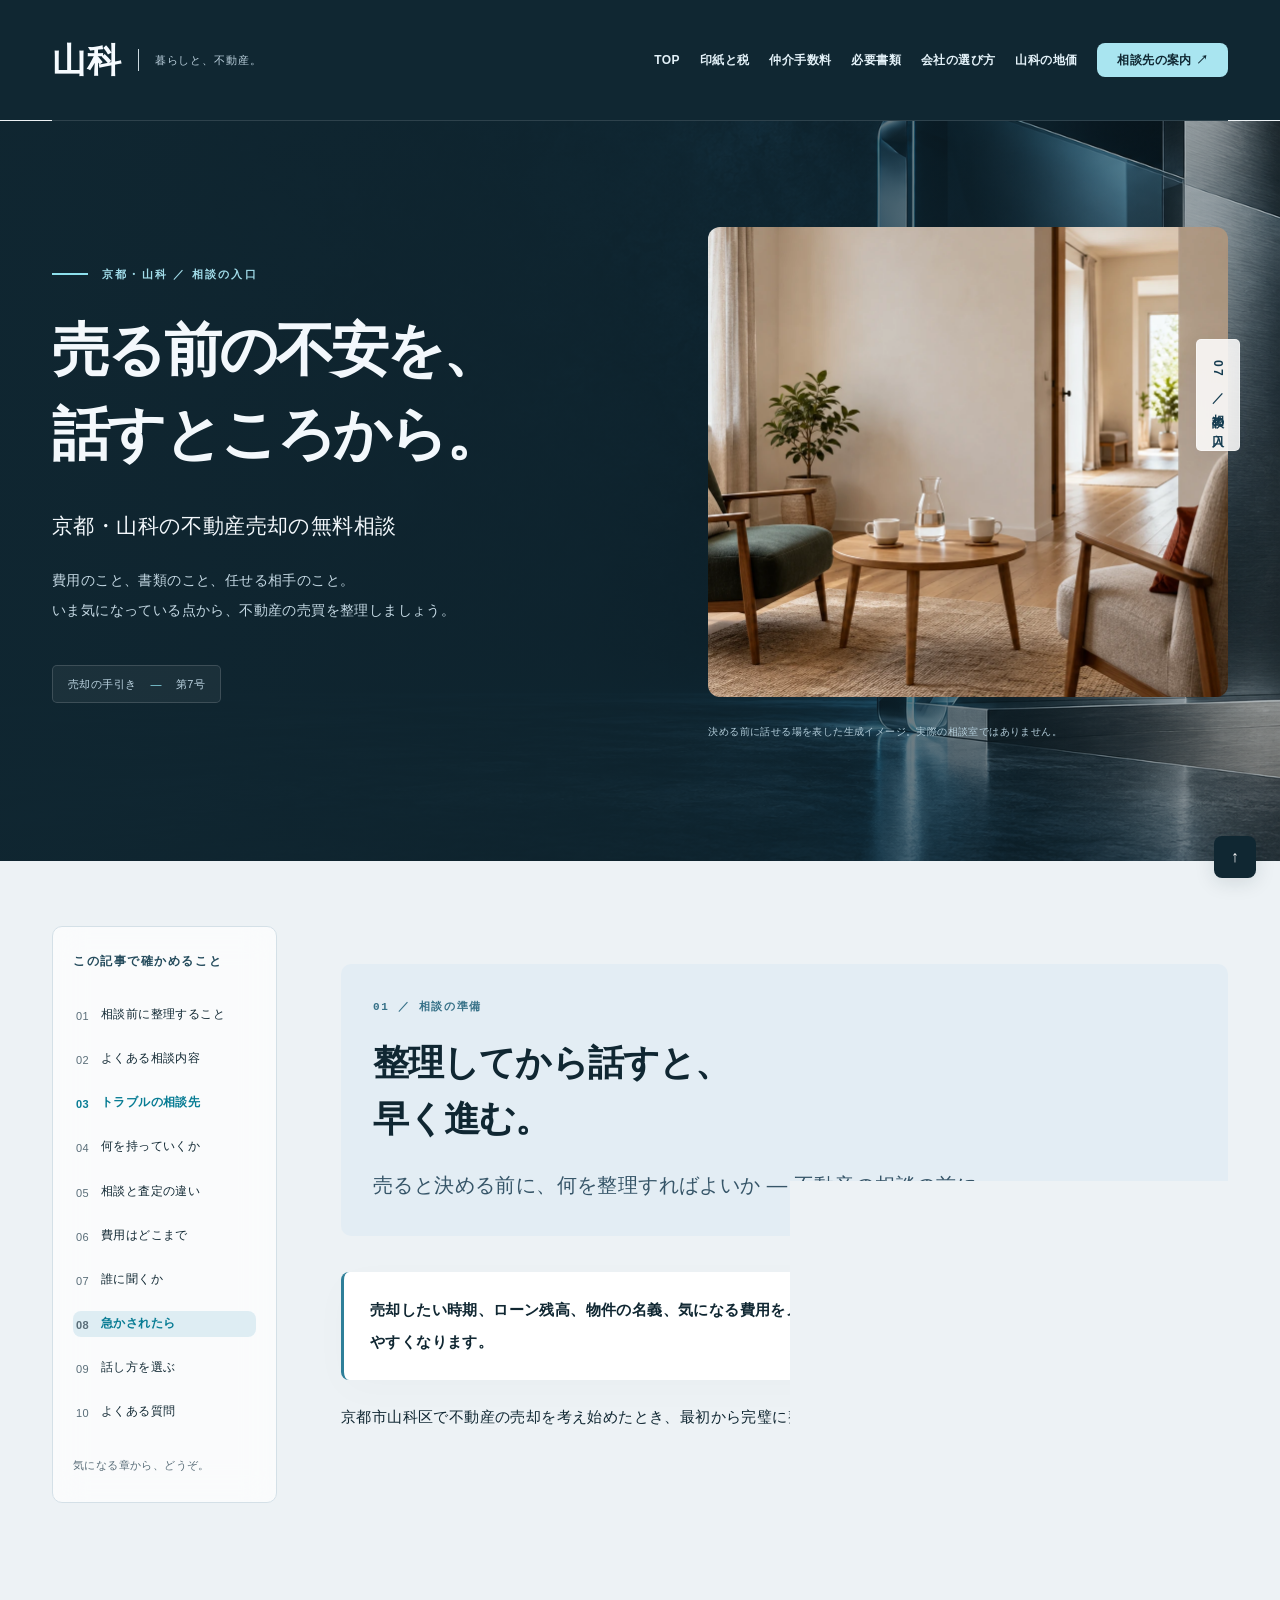
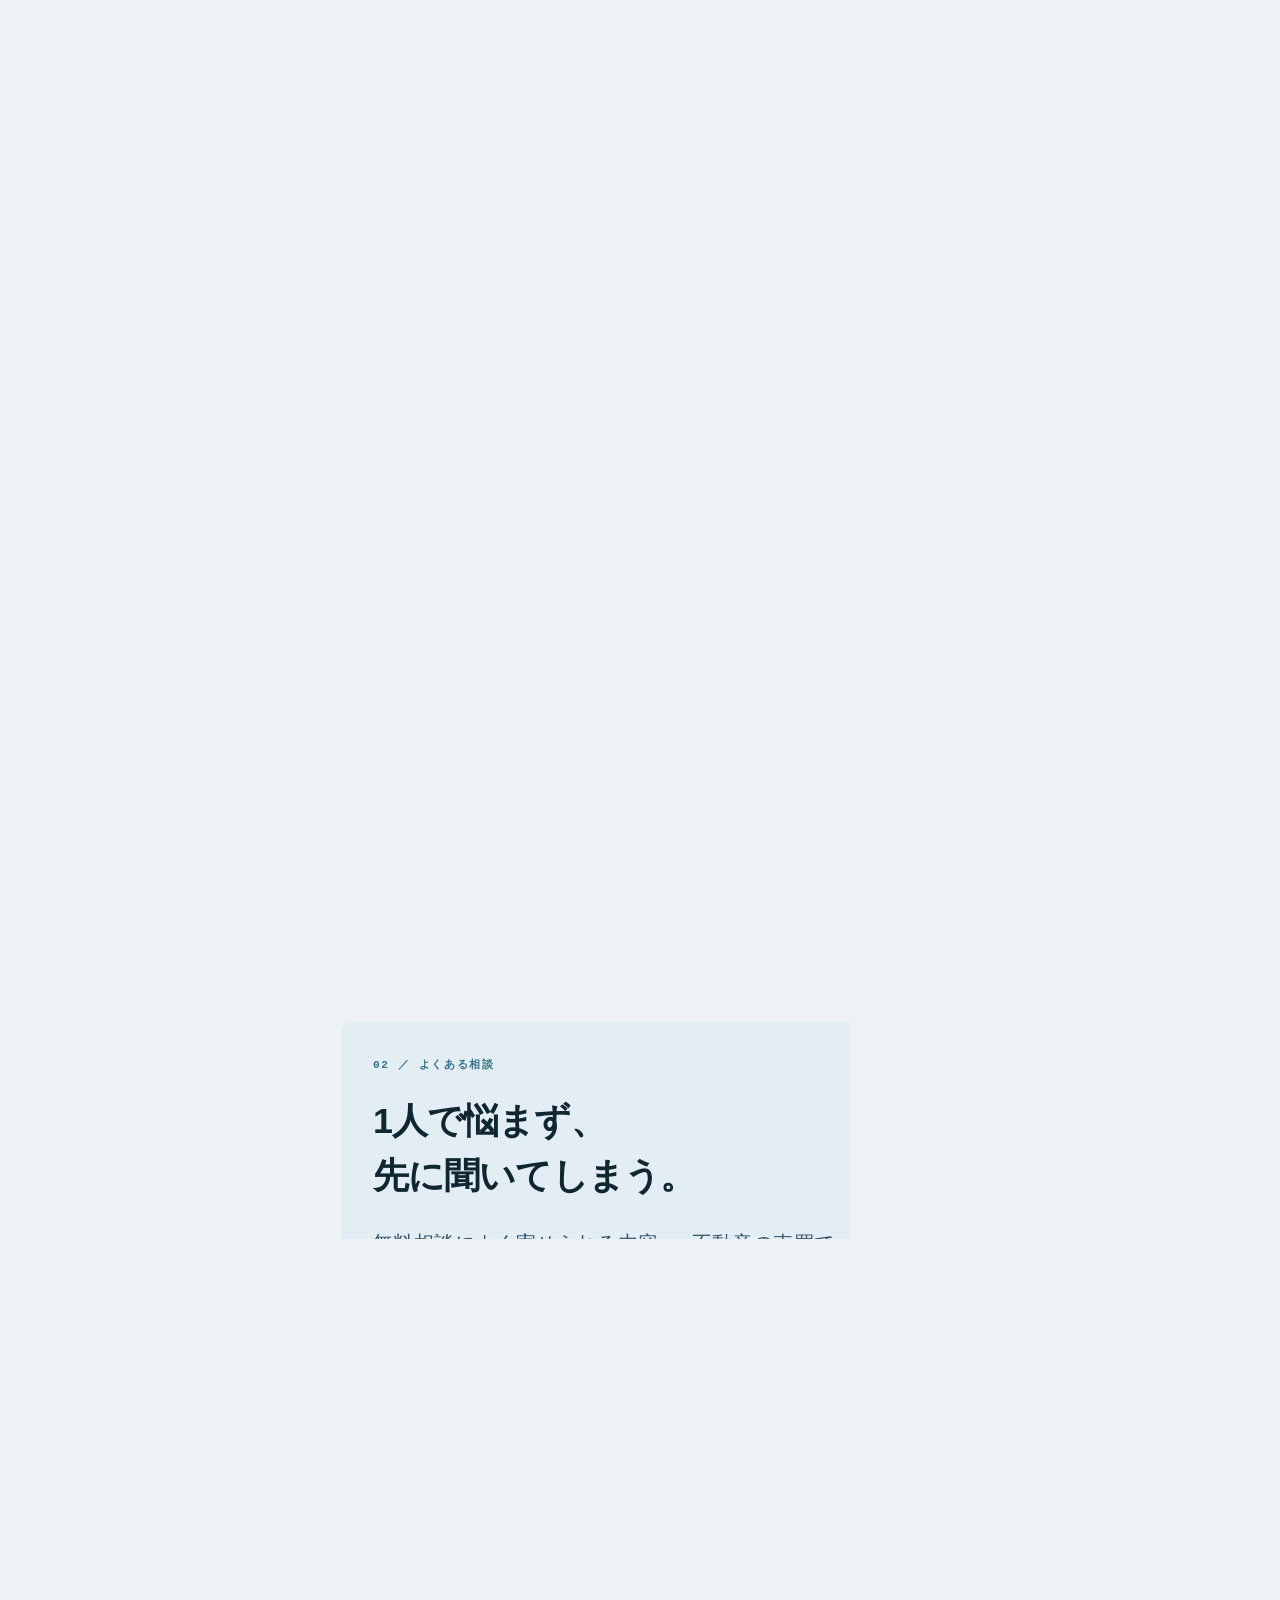
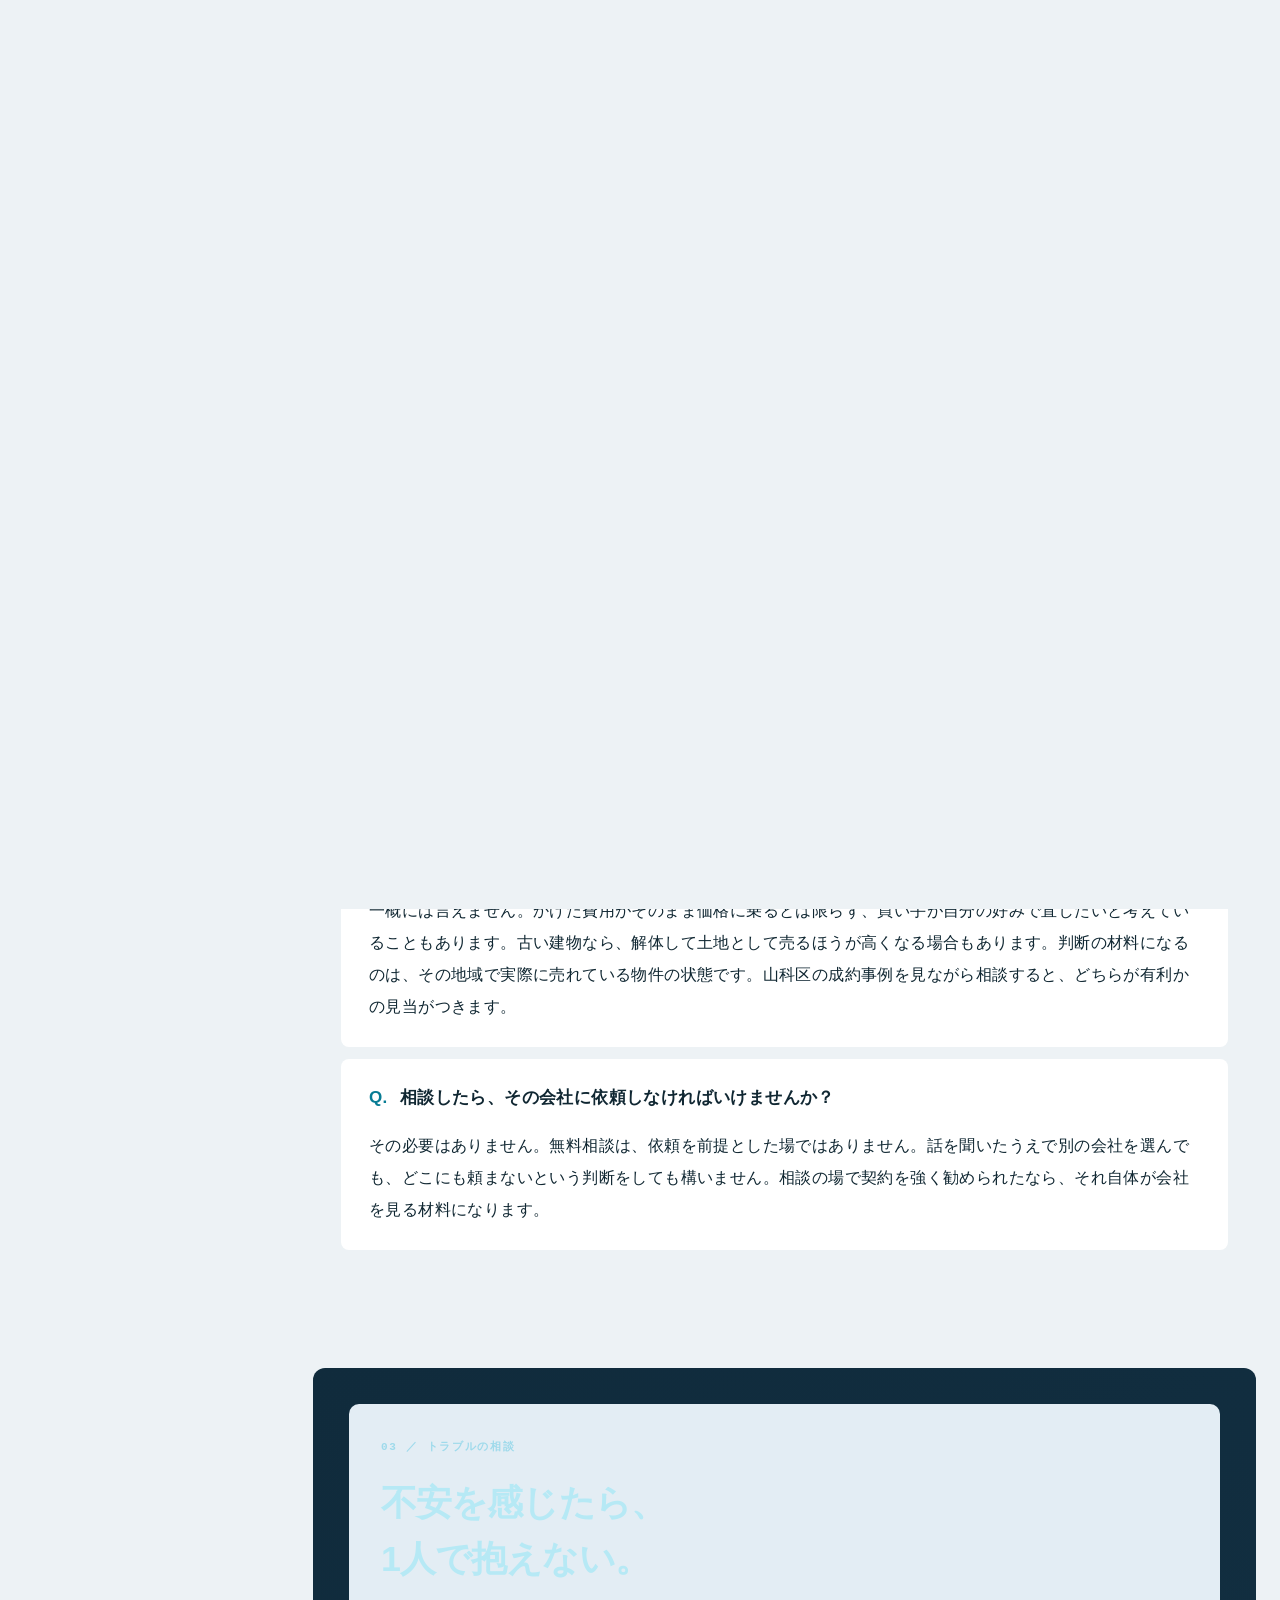
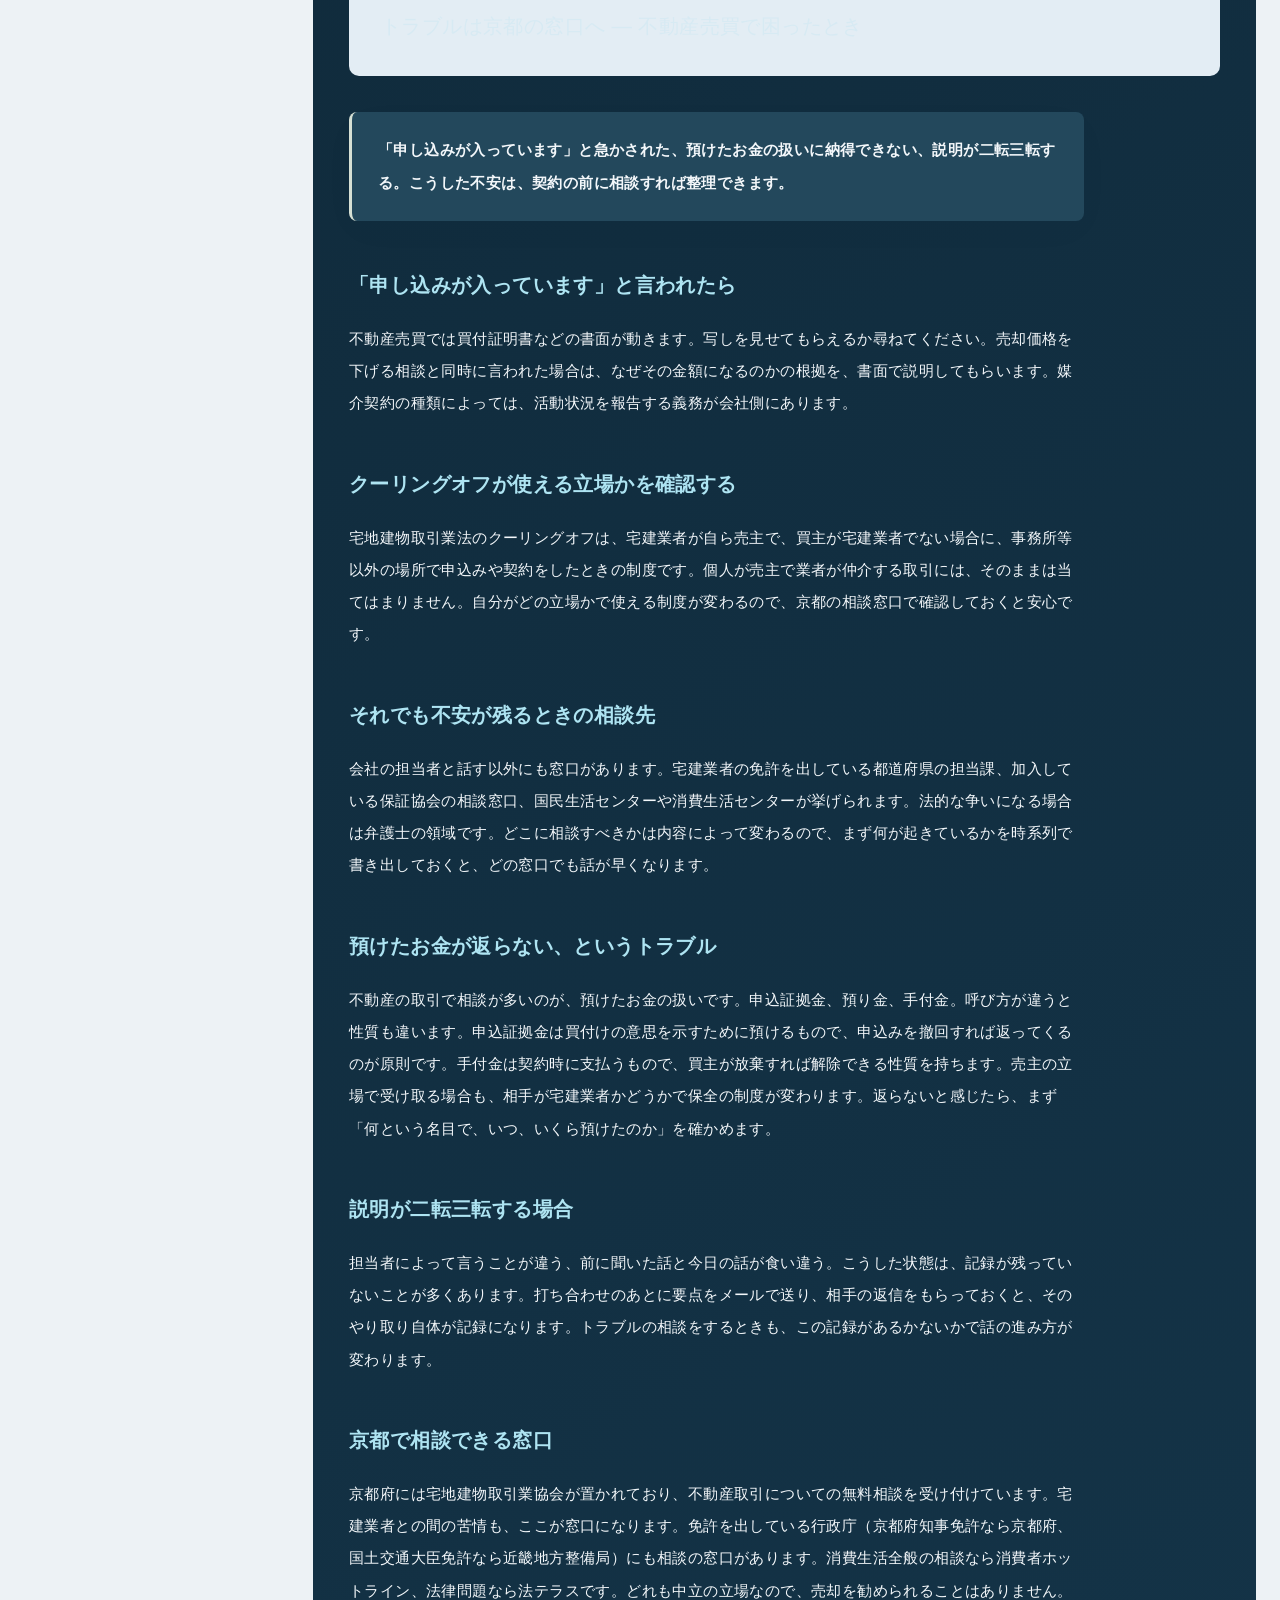
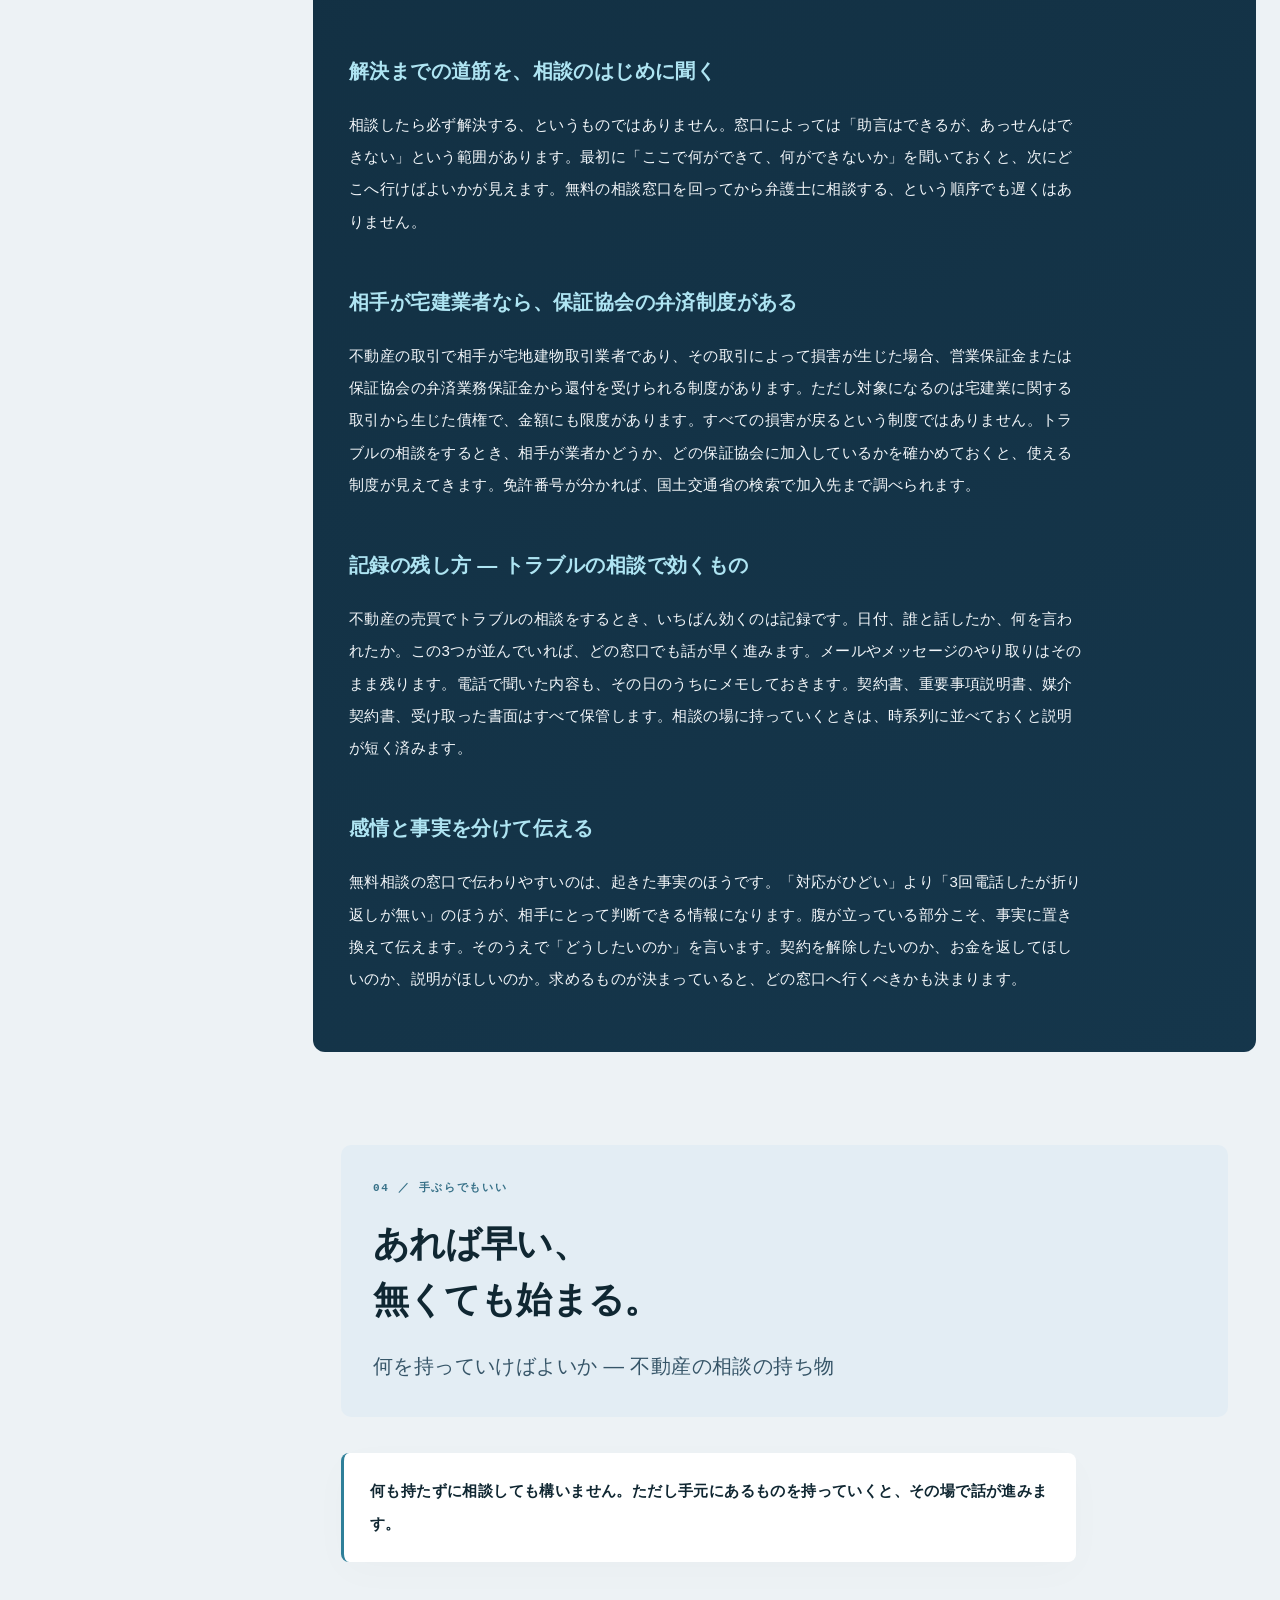
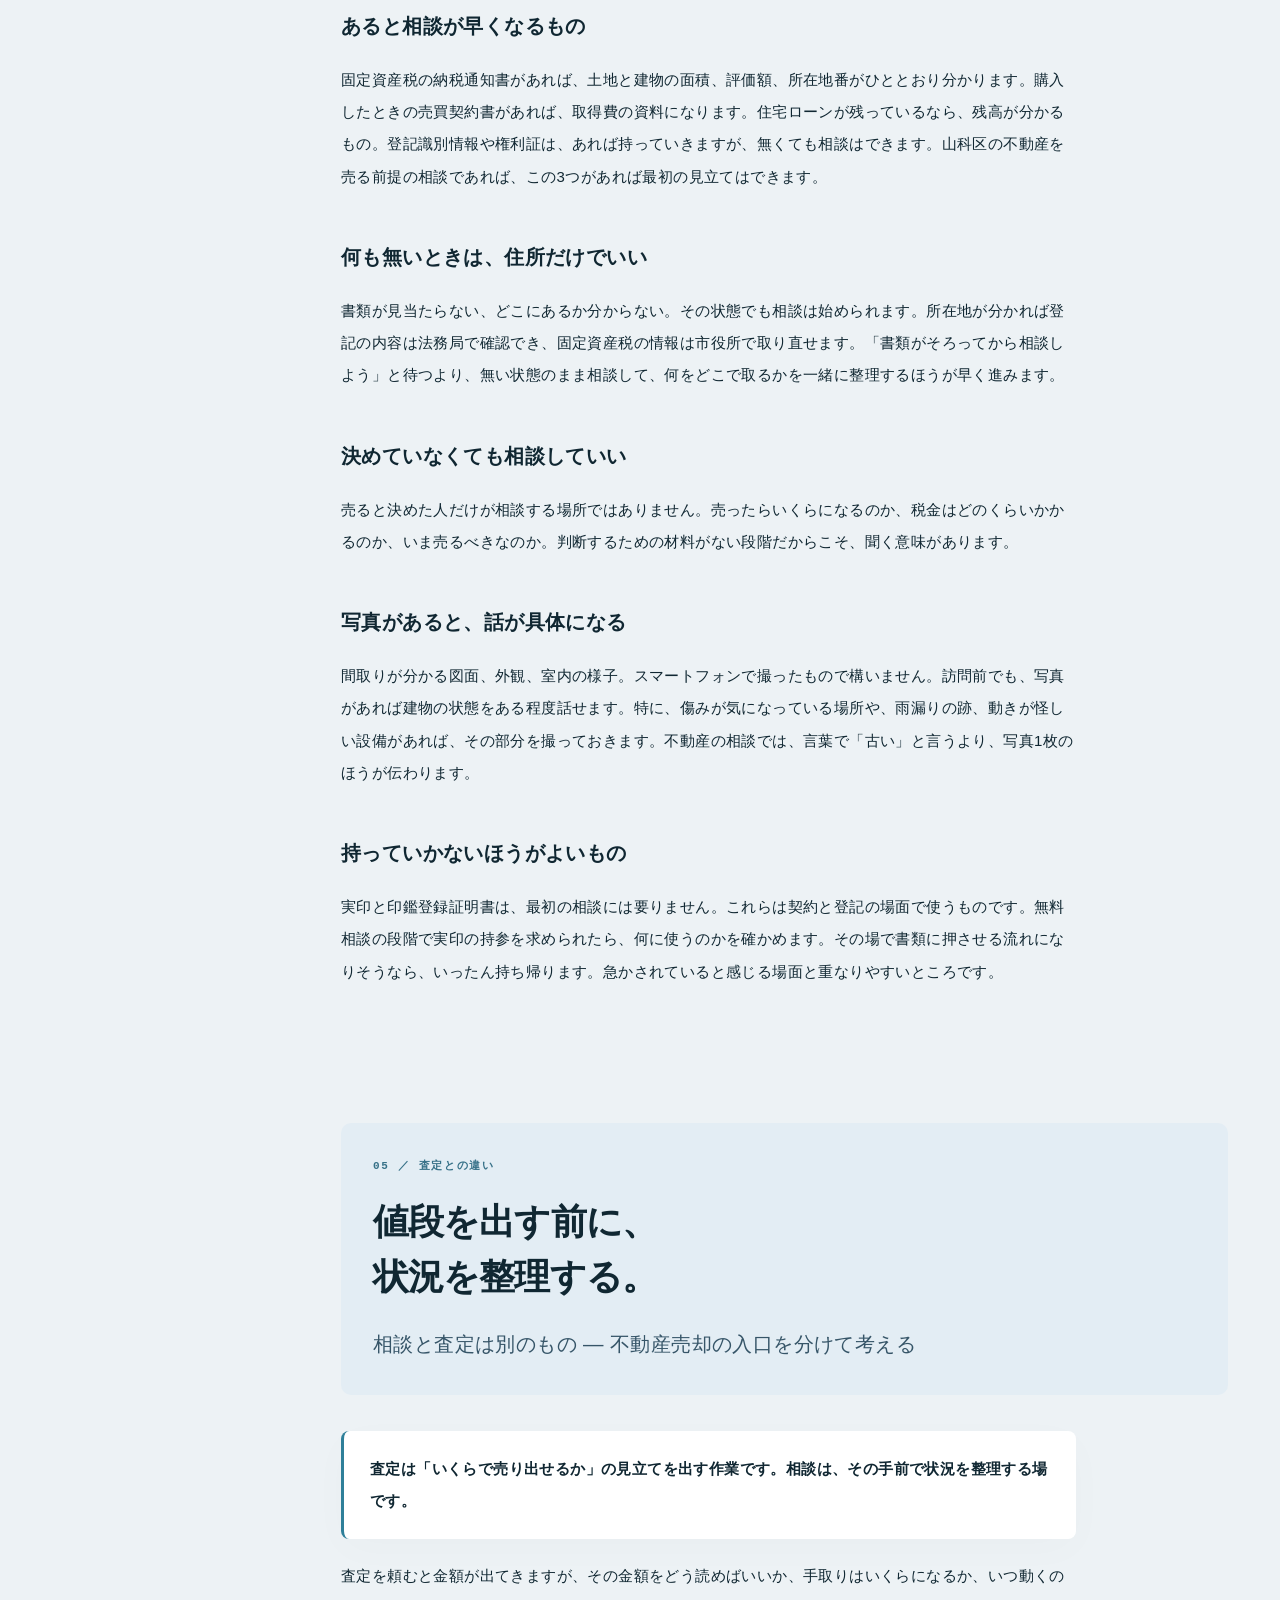
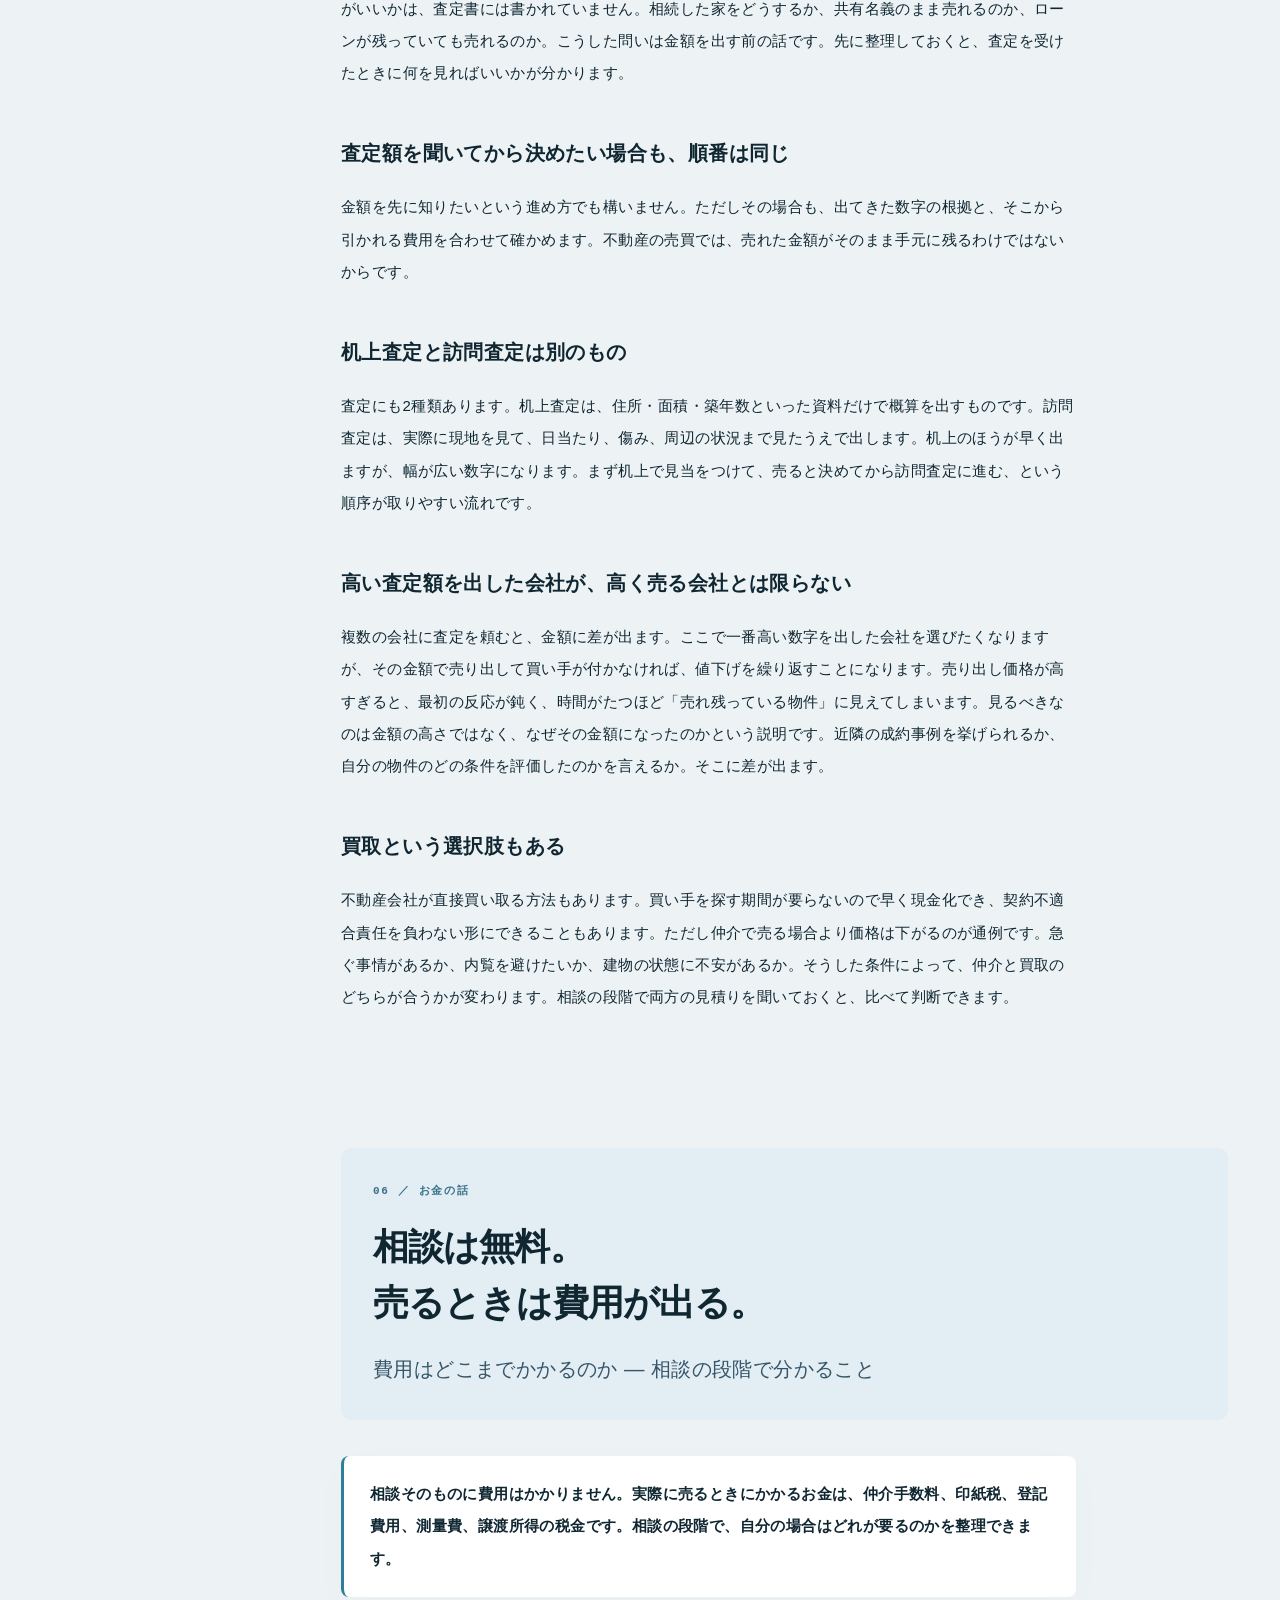
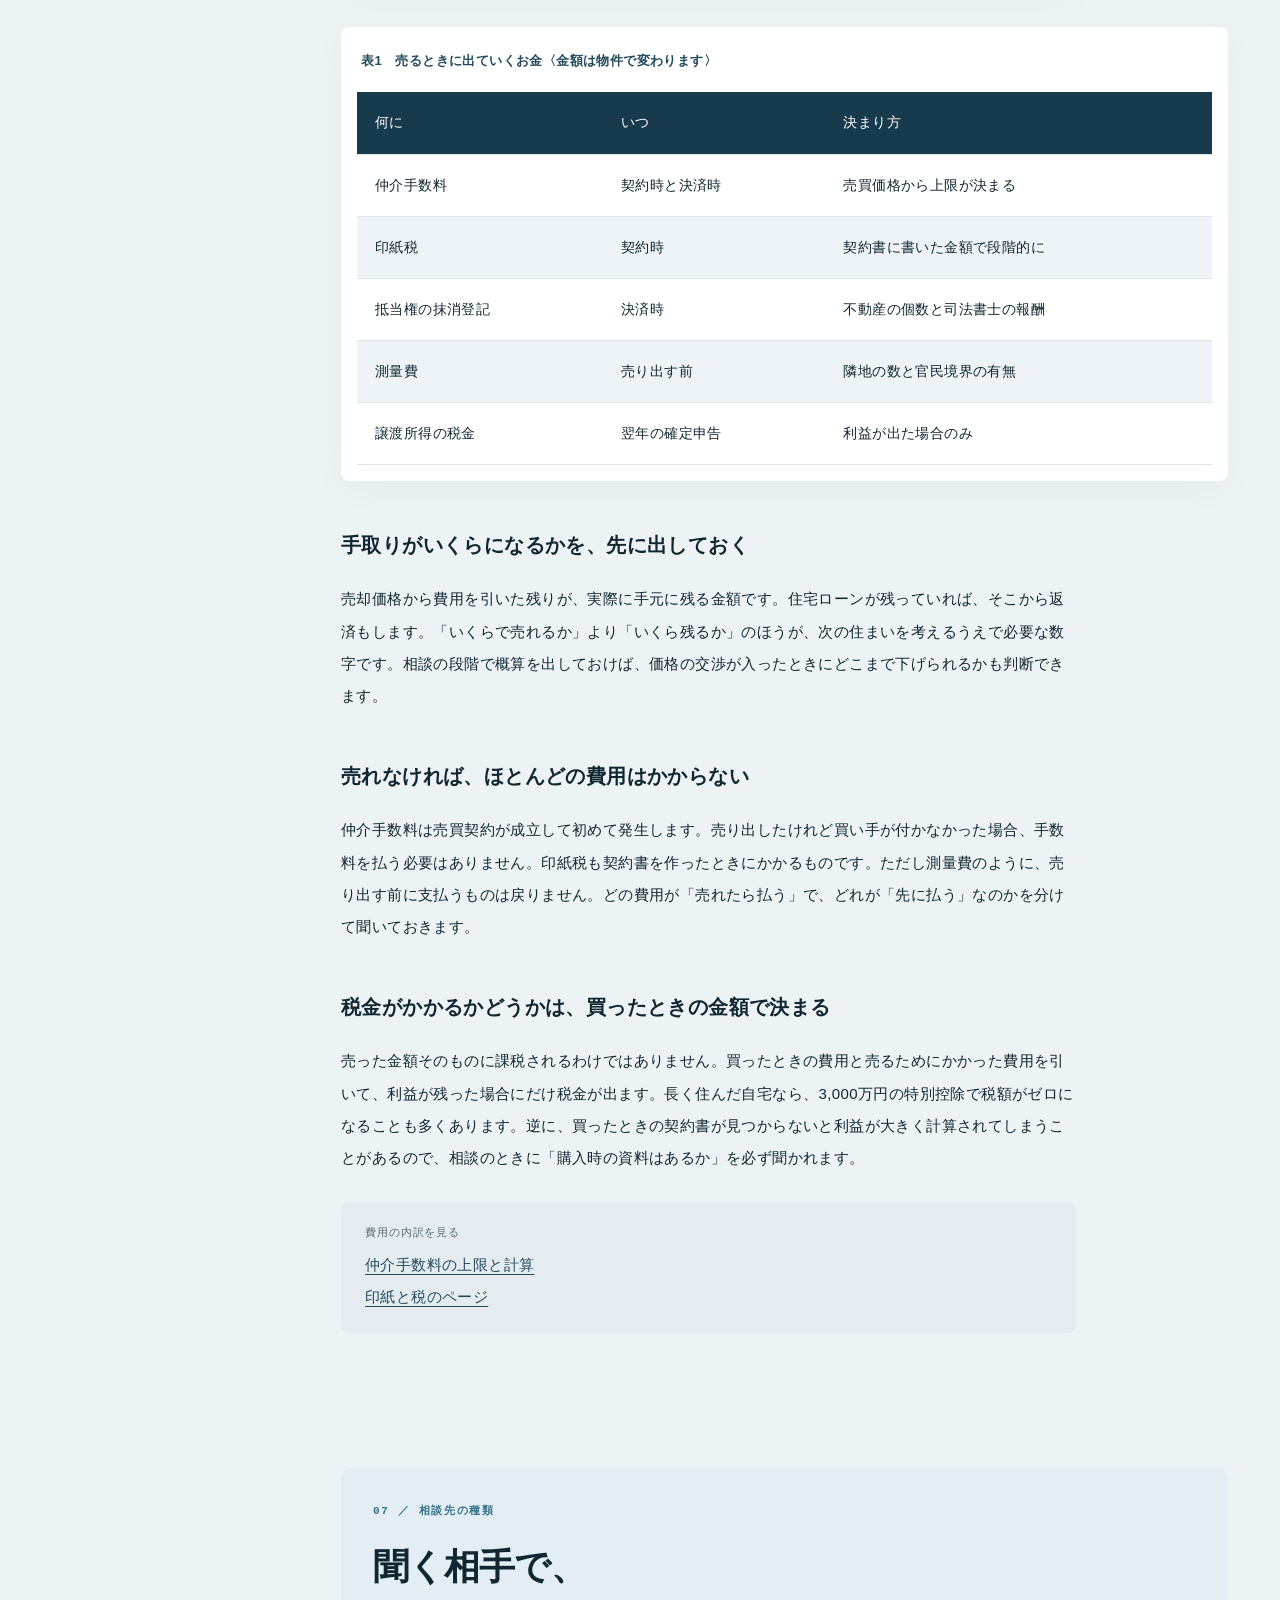
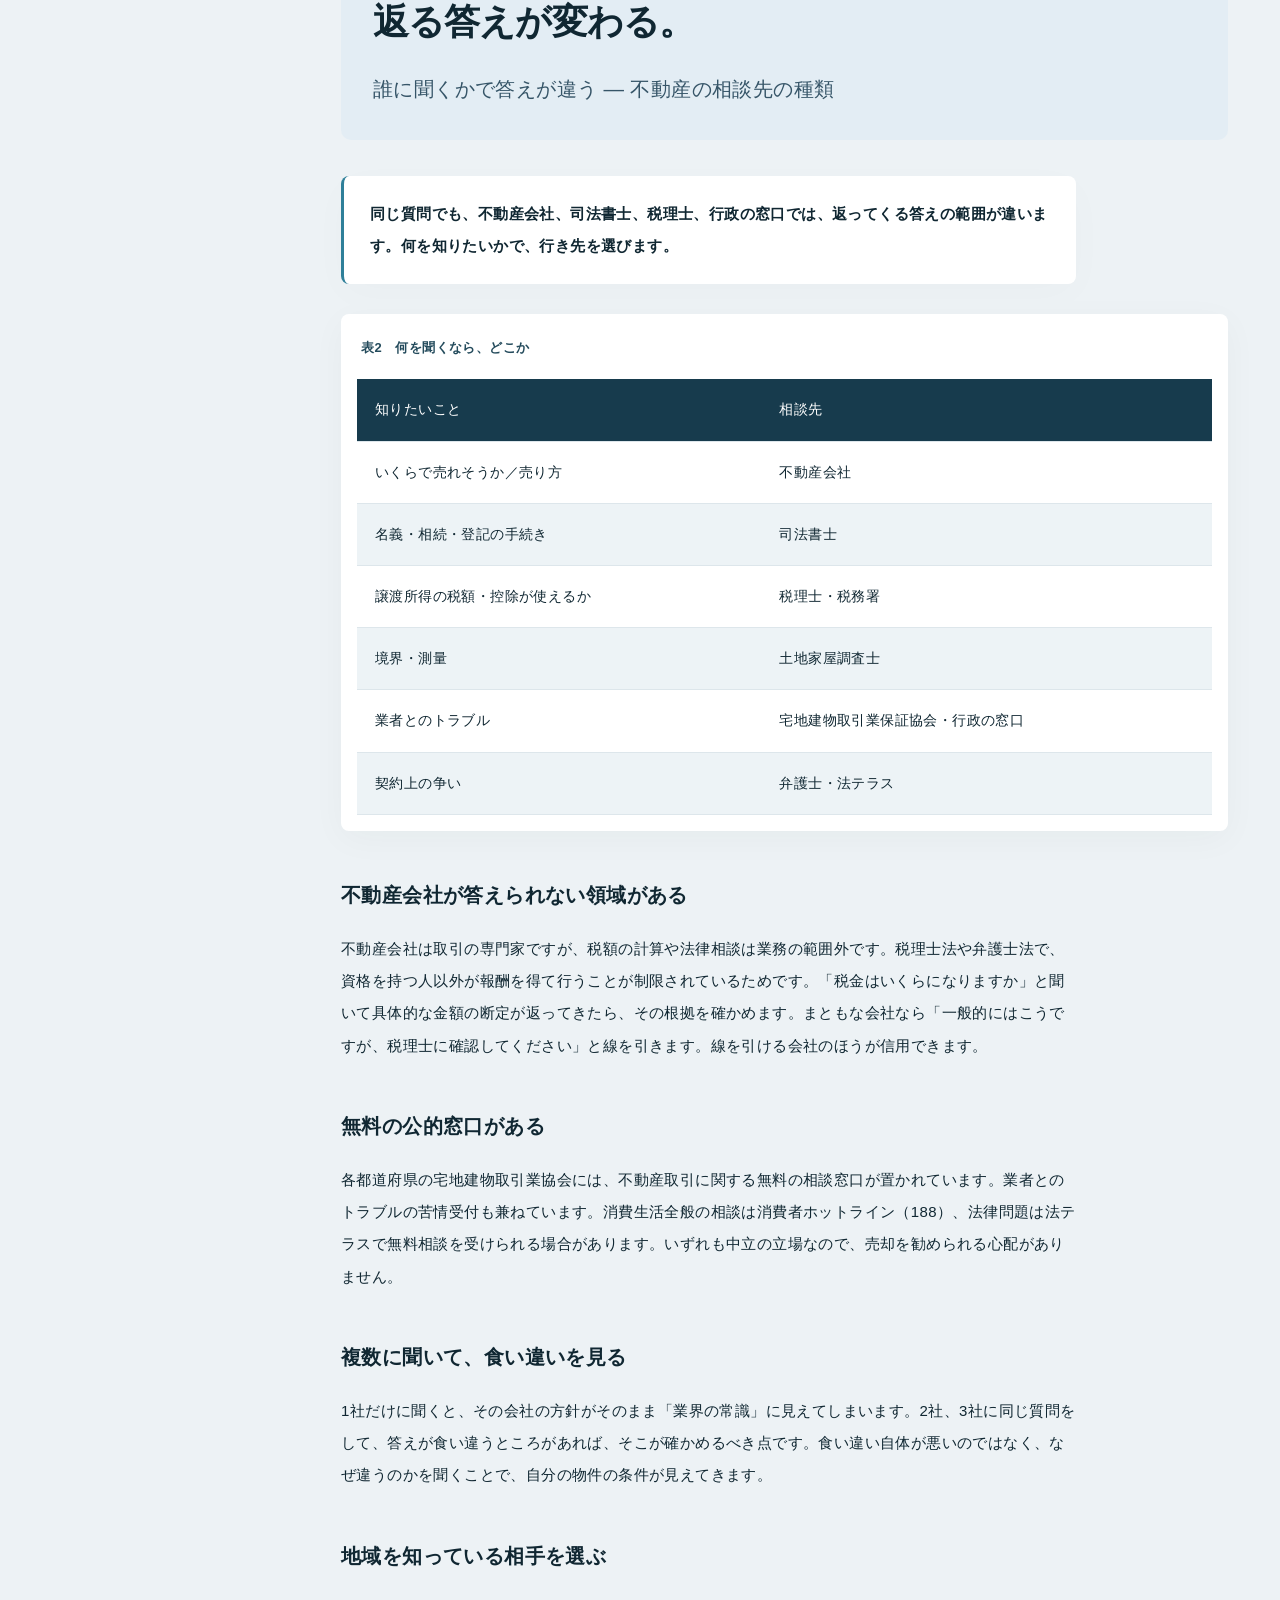
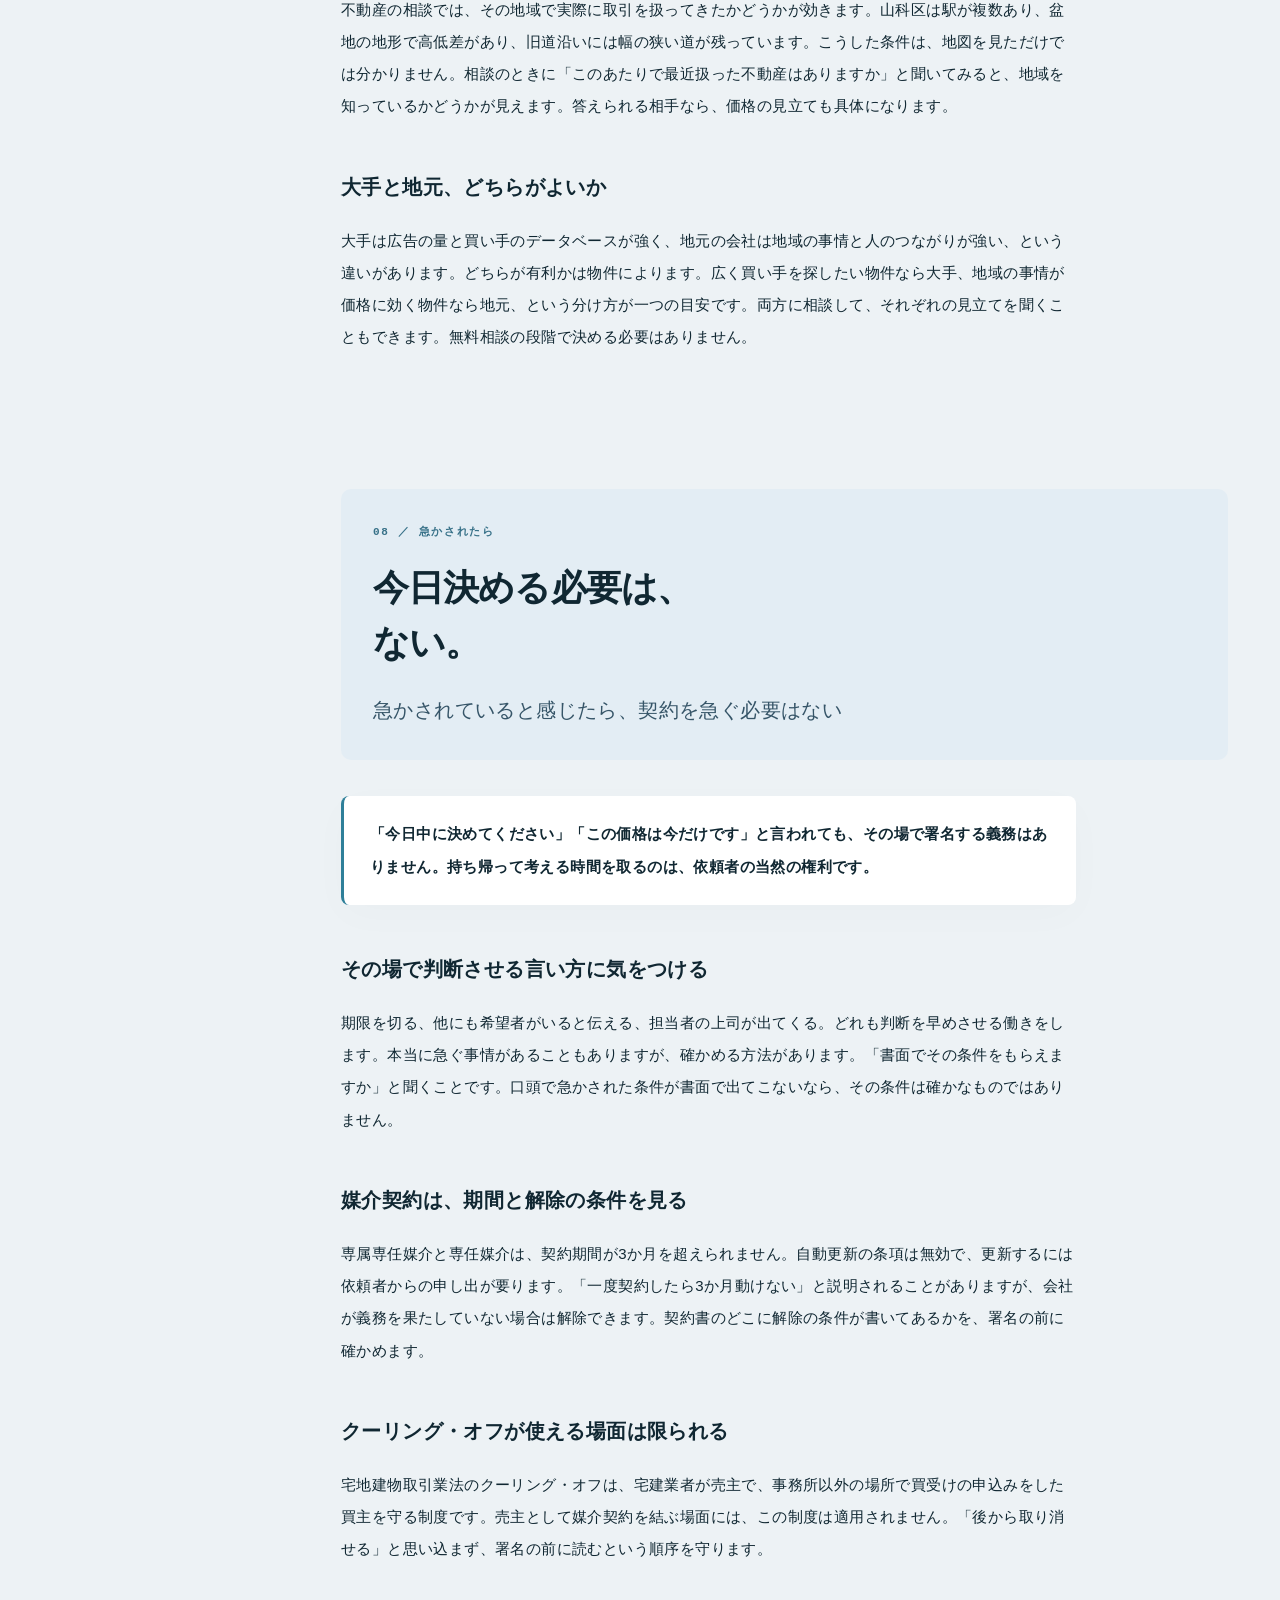
<file: soudan/index.html>
<!doctype html>
<html lang="ja">
<head>
  <meta charset="utf-8">
  <meta name="viewport" content="width=device-width, initial-scale=1">
  <meta name="robots" content="index, follow, max-image-preview:large">
  <title>まだ決めていなくていい。山科の不動産売却の無料相談とトラブルの窓口</title>
  <meta name="description" content="売ると決める前でも相談できます。京都市山科区の不動産売却で、費用がいくらかかるのか、書類は何を揃えるのか、どの会社に任せればよいのか。預り金が返らない、急かされる、説明をもらえないといったトラブルの相談先も、宅地建物取引業保証協会と京都府の相談窓口まで含めて、無料で話せる場所と持っていくものを案内します。">
  <link rel="stylesheet" href="../誌面.css">
  <link rel="stylesheet" href="../山科エディトリアル.css?v=20260912">
  <script src="../誌面の動き.js" defer></script>
  <link rel="canonical" href="https://akatsuki-5648.github.io/yamashina-fudousan-seo/soudan/">
  <meta property="og:locale" content="ja_JP">
  <meta property="og:site_name" content="山科 暮らしと、不動産。">
  <meta property="og:type" content="article">
  <meta property="og:title" content="まだ決めていなくていい。山科の不動産売却の無料相談とトラブルの窓口">
  <meta property="og:description" content="売ると決める前でも相談できます。京都市山科区の不動産売却で、費用がいくらかかるのか、書類は何を揃えるのか、どの会社に任せればよいのか。預り金が返らない、急かされる、説明をもらえないといったトラブルの相談先も、宅地建物取引業保証協会と京都府の相談窓口まで含めて、無料で話せる場所と持っていくものを案内します。">
  <meta property="og:url" content="https://akatsuki-5648.github.io/yamashina-fudousan-seo/soudan/">
  <meta property="og:image" content="https://akatsuki-5648.github.io/yamashina-fudousan-seo/images/og-soudan.jpg">
  <meta property="og:image:width" content="1200">
  <meta property="og:image:height" content="630">
  <meta property="og:image:alt" content="不動産の無料相談でトラブルや費用を話せることを表した、向かい合う席と卓">
  <meta name="twitter:card" content="summary_large_image">
  <meta name="twitter:title" content="まだ決めていなくていい。山科の不動産売却の無料相談とトラブルの窓口">
  <meta name="twitter:description" content="売ると決める前でも相談できます。京都市山科区の不動産売却で、費用がいくらかかるのか、書類は何を揃えるのか、どの会社に任せればよいのか。預り金が返らない、急かされる、説明をもらえないといったトラブルの相談先も、宅地建物取引業保証協会と京都府の相談窓口まで含めて、無料で話せる場所と持っていくものを案内します。">
  <meta name="twitter:image" content="https://akatsuki-5648.github.io/yamashina-fudousan-seo/images/og-soudan.jpg">
  <meta name="twitter:image:alt" content="不動産の無料相談でトラブルや費用を話せることを表した、向かい合う席と卓">
  <meta name="theme-color" content="#102732">
  <link rel="manifest" href="../site.webmanifest">
  <link rel="apple-touch-icon" href="../apple-touch-icon.png?v=20260912b">
  <link rel="icon" href="../favicon.ico?v=20260912b" sizes="any">
  <link rel="icon" type="image/png" sizes="32x32" href="../favicon-32x32.png?v=20260912b">
  <script type="application/ld+json">
{
 "@context": "https://schema.org",
 "@graph": [
  {
   "@type": "Organization",
   "@id": "https://akatsuki-5648.github.io/yamashina-fudousan-seo/#org",
   "name": "山科 暮らしと、不動産。",
   "url": "https://akatsuki-5648.github.io/yamashina-fudousan-seo/"
  },
  {
   "@type": "WebSite",
   "@id": "https://akatsuki-5648.github.io/yamashina-fudousan-seo/#website",
   "url": "https://akatsuki-5648.github.io/yamashina-fudousan-seo/",
   "name": "山科 暮らしと、不動産。",
   "inLanguage": "ja",
   "publisher": {
    "@id": "https://akatsuki-5648.github.io/yamashina-fudousan-seo/#org"
   }
  },
  {
   "@type": "BreadcrumbList",
   "@id": "https://akatsuki-5648.github.io/yamashina-fudousan-seo/soudan/#breadcrumb",
   "itemListElement": [
    {
     "@type": "ListItem",
     "position": 1,
     "name": "TOP",
     "item": "https://akatsuki-5648.github.io/yamashina-fudousan-seo/"
    },
    {
     "@type": "ListItem",
     "position": 2,
     "name": "無料相談",
     "item": "https://akatsuki-5648.github.io/yamashina-fudousan-seo/soudan/"
    }
   ]
  },
  {
   "@type": "Article",
   "@id": "https://akatsuki-5648.github.io/yamashina-fudousan-seo/soudan/#article",
   "headline": "まだ決めていなくていい。山科の不動産売却の無料相談とトラブルの窓口",
   "description": "売ると決める前でも相談できます。京都市山科区の不動産売却で、費用がいくらかかるのか、書類は何を揃えるのか、どの会社に任せればよいのか。預り金が返らない、急かされる、説明をもらえないといったトラブルの相談先も、宅地建物取引業保証協会と京都府の相談窓口まで含めて、無料で話せる場所と持っていくものを案内します。",
   "image": "https://akatsuki-5648.github.io/yamashina-fudousan-seo/images/og-soudan.jpg",
   "datePublished": "2026-09-12",
   "dateModified": "2026-09-12",
   "inLanguage": "ja",
   "isPartOf": {
    "@id": "https://akatsuki-5648.github.io/yamashina-fudousan-seo/#website"
   },
   "publisher": {
    "@id": "https://akatsuki-5648.github.io/yamashina-fudousan-seo/#org"
   },
   "mainEntityOfPage": {
    "@id": "https://akatsuki-5648.github.io/yamashina-fudousan-seo/soudan/"
   }
  }
 ]
}
  </script>
</head>
<body class="page-soudan">
  <a class="skip" href="#article">本文へ進む</a>
  <header class="masthead wrap">
    <a class="wordmark" href="../" aria-label="TOPへ">山科<span>暮らしと、不動産。</span></a>
    <nav aria-label="サイト内の案内"><a href="../">TOP</a><a href="../inshi/">印紙と税</a><a href="../tesuryo/">仲介手数料</a><a href="../shorui/">必要書類</a><a href="../kaisha/">会社の選び方</a><a href="../chika/">山科の地価</a><a class="nav-cta" href="./" aria-current="page">相談先の案内 <span aria-hidden="true">↗</span></a></nav>
  </header>
  <main id="top">
    <article id="article">
      <header class="cover wrap">
        <div class="cover-copy">
          <p class="eyebrow">京都・山科 ／ 相談の入口</p>
          <p class="display-copy">売る前の不安を、<br>話すところから。</p>
          <h1>京都・山科の不動産売却の無料相談</h1>
          <p class="lead">費用のこと、書類のこと、任せる相手のこと。<br>いま気になっている点から、不動産の売買を整理しましょう。</p>
          <p class="cover-meta">売却の手引き <span aria-hidden="true">—</span> 第7号</p>
        </div>
        <figure class="cover-image image-slot">
          <img src="../images/07-consultation.webp" width="1672" height="941" alt="不動産の無料相談でトラブルや費用を話せることを表した、向かい合う席と卓" fetchpriority="high">
          <span class="image-label">07 ／ 相談の入口</span>
          <figcaption>決める前に話せる場を表した生成イメージ。実際の相談室ではありません。</figcaption>
        </figure>
      </header>

      <div class="reading-layout wrap">
        <aside class="contents">
          <nav aria-label="目次">
            <p class="eyebrow">この記事で確かめること</p>
            <ol>
              <li><a href="#seiri">相談前に整理すること</a></li><li><a href="#nayami">よくある相談内容</a></li>
              <li class="contents-core"><a href="#trouble">トラブルの相談先</a></li><li><a href="#motteiku">何を持っていくか</a></li>
              <li><a href="#satei-chigai">相談と査定の違い</a></li><li><a href="#hiyou">費用はどこまで</a></li>
              <li><a href="#dareni">誰に聞くか</a></li><li><a href="#isogu">急かされたら</a></li>
              <li><a href="#houhou">話し方を選ぶ</a></li><li><a href="#faq">よくある質問</a></li>
            </ol>
          </nav>
          <p class="aside-note">気になる章から、どうぞ。</p>
        </aside>

        <div class="article-body">
          <section class="chapter" id="seiri" aria-labelledby="seiri-title">
            <header class="chapter-heading"><p class="kicker">01 ／ 相談の準備</p><p class="chapter-copy">整理してから話すと、<br>早く進む。</p><h2 id="seiri-title">売ると決める前に、何を整理すればよいか ― 不動産の相談の前に</h2></header>
            <p class="answer">売却したい時期、ローン残高、物件の名義、気になる費用をメモしておくと、相談時に状況を伝えやすくなります。</p>
            <p>京都市山科区で不動産の売却を考え始めたとき、最初から完璧に整理できている必要はありません。分からない点を分からないまま話しても構いません。相談は、その分からない点をひとつずつ確かめる場だからです。査定額をそのまま受け取れるのか、書類が足りない状態でも準備を始められるのかといった疑問も、整理する前の段階で相談して構いません。</p>
            <h3>時期の希望は幅で持っておく ― 相談で最初に聞かれること</h3>
            <p>「いつまでに売りたいか」は、不動産の売却でいちばん最初に聞かれます。住み替え先の入居時期が決まっている、相続税の申告期限がある、転勤の辞令が出た。事情があるなら、その日付を伝えます。決まっていないなら「決まっていない」で構いません。ただし急いでいるのか、時間をかけてよいのかだけは、自分の中ではっきりさせておきます。急ぐなら買取を検討する、時間があるなら仲介で買い手を探す、というように、進め方そのものが変わるからです。</p>
            <h3>ローンの残高は、いまの数字で</h3>
            <p>住宅ローンが残っているなら、現在の残高が分かるものを見ておきます。返済予定表でも、金融機関のアプリの画面でも構いません。売却代金で返しきれるかどうかで、取れる方法が変わります。返しきれない場合でも売れないわけではなく、任意売却という進め方や、不足分を自己資金で埋める方法があります。相談の場でここを隠すと、話が進んでから組み直しになります。</p>
            <h3>名義と相続の状況を先に確かめる</h3>
            <p>登記の名義が誰になっているか。共有なら持分は誰がどれだけ持っているか。親から引き継いだ家なら、相続の登記は済んでいるか。名義が故人のままだと、そのままでは売れません。無料相談の段階でここが分かっていると、何から着手すべきかがその場で決まります。登記事項証明書は法務局で取れますが、手元に無ければ住所を伝えるだけでも構いません。</p>
            <h3>気になっている費用を書き出す ― 相談の時間が濃くなる</h3>
            <p>費用の不安は人によって場所が違います。仲介手数料がいくらか、税金がかかるのか、リフォームが要るのか、残った家財の処分はどうなるのか。漠然と「お金が心配」と思っているより、何が心配なのかを3つほど書き出しておくと、相談の時間が濃くなります。トラブルの話も同じで、何が起きているかを時系列で書いておくと、窓口での説明が短く済みます。</p>
          </section>

          <section class="chapter" id="nayami" aria-labelledby="nayami-title">
            <header class="chapter-heading"><p class="kicker">02 ／ よくある相談</p><p class="chapter-copy">1人で悩まず、<br>先に聞いてしまう。</p><h2 id="nayami-title">無料相談によく寄せられる内容 ― 不動産の売買で</h2></header>
            <div class="faq-item"><h3>査定額を、そのまま受け取れるのですか？</h3><p>売却の査定額は、成約額を保証するものではありません。成約後も仲介手数料や登記費用などの支出、必要ならローン返済があるため、手取り額とは分けて考えます。</p></div>
            <div class="faq-item"><h3>契約や税金の疑問も、同じ窓口で相談できますか？</h3><p>不動産売却の相談先が対応する範囲を確認してください。具体的な税務判断や紛争への法律相談は、それぞれの専門窓口と区別して案内を受けます。</p></div>
            <div class="faq-item"><h3>書類が揃っていなくても、相談できますか？</h3><p>まず、持っている書類と見つからない書類を分けて相談してください。取得が必要なものや代わりの手続は、売却する不動産と名義の状況によって確認します。</p></div>
            <div class="faq-item"><h3>不動産会社を通さず、個人間で売買できますか？</h3><p>不動産の個人間売買は法律上は可能です。ただし重要事項説明を受けられず、契約書の作成、登記の手配、代金と引渡しの同時履行を自分で組み立てることになります。この点も相談窓口で確認できます。</p></div>
            <div class="faq-item"><h3>住みながら売ることはできますか？</h3><p>できます。実際、住んだまま売り出す不動産のほうが多くあります。内覧のたびに片づける手間はありますが、生活の様子が見えることで買い手が住むイメージを持ちやすい面もあります。空き家にしてから売ると、その間の固定資産税と管理の手間がかかります。どちらがよいかは、住み替え先の時期と資金の流れで決まります。</p></div>
            <div class="faq-item"><h3>近所に知られずに売れますか？</h3><p>方法はあります。物件情報を広く公開せず、限られた買い手にだけ紹介する進め方や、レインズへの登録を一般媒介にとどめる方法です。ただし買い手に届く範囲が狭くなるので、売れるまでの期間や価格に影響します。相談の段階で「知られたくない」と伝えておけば、その前提で進め方を組んでもらえます。</p></div>
            <div class="faq-item"><h3>リフォームしてから売ったほうがよいですか？</h3><p>一概には言えません。かけた費用がそのまま価格に乗るとは限らず、買い手が自分の好みで直したいと考えていることもあります。古い建物なら、解体して土地として売るほうが高くなる場合もあります。判断の材料になるのは、その地域で実際に売れている物件の状態です。山科区の成約事例を見ながら相談すると、どちらが有利かの見当がつきます。</p></div>
            <div class="faq-item"><h3>相談したら、その会社に依頼しなければいけませんか？</h3><p>その必要はありません。無料相談は、依頼を前提とした場ではありません。話を聞いたうえで別の会社を選んでも、どこにも頼まないという判断をしても構いません。相談の場で契約を強く勧められたなら、それ自体が会社を見る材料になります。</p></div>
          </section>

          <section class="chapter core-chapter" id="trouble" aria-labelledby="trouble-title">
            <header class="chapter-heading"><p class="kicker">03 ／ トラブルの相談</p><p class="chapter-copy">不安を感じたら、<br>1人で抱えない。</p><h2 id="trouble-title">トラブルは京都の窓口へ ― 不動産売買で困ったとき</h2></header>
            <p class="answer">「申し込みが入っています」と急かされた、預けたお金の扱いに納得できない、説明が二転三転する。こうした不安は、契約の前に相談すれば整理できます。</p>
            <h3>「申し込みが入っています」と言われたら</h3>
            <p>不動産売買では買付証明書などの書面が動きます。写しを見せてもらえるか尋ねてください。売却価格を下げる相談と同時に言われた場合は、なぜその金額になるのかの根拠を、書面で説明してもらいます。媒介契約の種類によっては、活動状況を報告する義務が会社側にあります。</p>
            <h3>クーリングオフが使える立場かを確認する</h3>
            <p>宅地建物取引業法のクーリングオフは、宅建業者が自ら売主で、買主が宅建業者でない場合に、事務所等以外の場所で申込みや契約をしたときの制度です。個人が売主で業者が仲介する取引には、そのままは当てはまりません。自分がどの立場かで使える制度が変わるので、京都の相談窓口で確認しておくと安心です。</p>
            <h3>それでも不安が残るときの相談先</h3>
            <p>会社の担当者と話す以外にも窓口があります。宅建業者の免許を出している都道府県の担当課、加入している保証協会の相談窓口、国民生活センターや消費生活センターが挙げられます。法的な争いになる場合は弁護士の領域です。どこに相談すべきかは内容によって変わるので、まず何が起きているかを時系列で書き出しておくと、どの窓口でも話が早くなります。</p>
            <h3>預けたお金が返らない、というトラブル</h3>
            <p>不動産の取引で相談が多いのが、預けたお金の扱いです。申込証拠金、預り金、手付金。呼び方が違うと性質も違います。申込証拠金は買付けの意思を示すために預けるもので、申込みを撤回すれば返ってくるのが原則です。手付金は契約時に支払うもので、買主が放棄すれば解除できる性質を持ちます。売主の立場で受け取る場合も、相手が宅建業者かどうかで保全の制度が変わります。返らないと感じたら、まず「何という名目で、いつ、いくら預けたのか」を確かめます。</p>
            <h3>説明が二転三転する場合</h3>
            <p>担当者によって言うことが違う、前に聞いた話と今日の話が食い違う。こうした状態は、記録が残っていないことが多くあります。打ち合わせのあとに要点をメールで送り、相手の返信をもらっておくと、そのやり取り自体が記録になります。トラブルの相談をするときも、この記録があるかないかで話の進み方が変わります。</p>
            <h3>京都で相談できる窓口</h3>
            <p>京都府には宅地建物取引業協会が置かれており、不動産取引についての無料相談を受け付けています。宅建業者との間の苦情も、ここが窓口になります。免許を出している行政庁（京都府知事免許なら京都府、国土交通大臣免許なら近畿地方整備局）にも相談の窓口があります。消費生活全般の相談なら消費者ホットライン、法律問題なら法テラスです。どれも中立の立場なので、売却を勧められることはありません。</p>
            <h3>解決までの道筋を、相談のはじめに聞く</h3>
            <p>相談したら必ず解決する、というものではありません。窓口によっては「助言はできるが、あっせんはできない」という範囲があります。最初に「ここで何ができて、何ができないか」を聞いておくと、次にどこへ行けばよいかが見えます。無料の相談窓口を回ってから弁護士に相談する、という順序でも遅くはありません。</p>
            <h3>相手が宅建業者なら、保証協会の弁済制度がある</h3>
            <p>不動産の取引で相手が宅地建物取引業者であり、その取引によって損害が生じた場合、営業保証金または保証協会の弁済業務保証金から還付を受けられる制度があります。ただし対象になるのは宅建業に関する取引から生じた債権で、金額にも限度があります。すべての損害が戻るという制度ではありません。トラブルの相談をするとき、相手が業者かどうか、どの保証協会に加入しているかを確かめておくと、使える制度が見えてきます。免許番号が分かれば、国土交通省の検索で加入先まで調べられます。</p>
            <h3>記録の残し方 ― トラブルの相談で効くもの</h3>
            <p>不動産の売買でトラブルの相談をするとき、いちばん効くのは記録です。日付、誰と話したか、何を言われたか。この3つが並んでいれば、どの窓口でも話が早く進みます。メールやメッセージのやり取りはそのまま残ります。電話で聞いた内容も、その日のうちにメモしておきます。契約書、重要事項説明書、媒介契約書、受け取った書面はすべて保管します。相談の場に持っていくときは、時系列に並べておくと説明が短く済みます。</p>
            <h3>感情と事実を分けて伝える</h3>
            <p>無料相談の窓口で伝わりやすいのは、起きた事実のほうです。「対応がひどい」より「3回電話したが折り返しが無い」のほうが、相手にとって判断できる情報になります。腹が立っている部分こそ、事実に置き換えて伝えます。そのうえで「どうしたいのか」を言います。契約を解除したいのか、お金を返してほしいのか、説明がほしいのか。求めるものが決まっていると、どの窓口へ行くべきかも決まります。</p>
          </section>

          <section class="chapter" id="motteiku" aria-labelledby="motteiku-title">
            <header class="chapter-heading"><p class="kicker">04 ／ 手ぶらでもいい</p><p class="chapter-copy">あれば早い、<br>無くても始まる。</p><h2 id="motteiku-title">何を持っていけばよいか ― 不動産の相談の持ち物</h2></header>
            <p class="answer">何も持たずに相談しても構いません。ただし手元にあるものを持っていくと、その場で話が進みます。</p>
            <h3>あると相談が早くなるもの</h3>
            <p>固定資産税の納税通知書があれば、土地と建物の面積、評価額、所在地番がひととおり分かります。購入したときの売買契約書があれば、取得費の資料になります。住宅ローンが残っているなら、残高が分かるもの。登記識別情報や権利証は、あれば持っていきますが、無くても相談はできます。山科区の不動産を売る前提の相談であれば、この3つがあれば最初の見立てはできます。</p>
            <h3>何も無いときは、住所だけでいい</h3>
            <p>書類が見当たらない、どこにあるか分からない。その状態でも相談は始められます。所在地が分かれば登記の内容は法務局で確認でき、固定資産税の情報は市役所で取り直せます。「書類がそろってから相談しよう」と待つより、無い状態のまま相談して、何をどこで取るかを一緒に整理するほうが早く進みます。</p>
            <h3>決めていなくても相談していい</h3>
            <p>売ると決めた人だけが相談する場所ではありません。売ったらいくらになるのか、税金はどのくらいかかるのか、いま売るべきなのか。判断するための材料がない段階だからこそ、聞く意味があります。</p>
            <h3>写真があると、話が具体になる</h3>
            <p>間取りが分かる図面、外観、室内の様子。スマートフォンで撮ったもので構いません。訪問前でも、写真があれば建物の状態をある程度話せます。特に、傷みが気になっている場所や、雨漏りの跡、動きが怪しい設備があれば、その部分を撮っておきます。不動産の相談では、言葉で「古い」と言うより、写真1枚のほうが伝わります。</p>
            <h3>持っていかないほうがよいもの</h3>
            <p>実印と印鑑登録証明書は、最初の相談には要りません。これらは契約と登記の場面で使うものです。無料相談の段階で実印の持参を求められたら、何に使うのかを確かめます。その場で書類に押させる流れになりそうなら、いったん持ち帰ります。急かされていると感じる場面と重なりやすいところです。</p>
          </section>

          <section class="chapter" id="satei-chigai" aria-labelledby="satei-chigai-title">
            <header class="chapter-heading"><p class="kicker">05 ／ 査定との違い</p><p class="chapter-copy">値段を出す前に、<br>状況を整理する。</p><h2 id="satei-chigai-title">相談と査定は別のもの ― 不動産売却の入口を分けて考える</h2></header>
            <p class="answer">査定は「いくらで売り出せるか」の見立てを出す作業です。相談は、その手前で状況を整理する場です。</p>
            <p>査定を頼むと金額が出てきますが、その金額をどう読めばいいか、手取りはいくらになるか、いつ動くのがいいかは、査定書には書かれていません。相続した家をどうするか、共有名義のまま売れるのか、ローンが残っていても売れるのか。こうした問いは金額を出す前の話です。先に整理しておくと、査定を受けたときに何を見ればいいかが分かります。</p>
            <h3>査定額を聞いてから決めたい場合も、順番は同じ</h3>
            <p>金額を先に知りたいという進め方でも構いません。ただしその場合も、出てきた数字の根拠と、そこから引かれる費用を合わせて確かめます。不動産の売買では、売れた金額がそのまま手元に残るわけではないからです。</p>
            <h3>机上査定と訪問査定は別のもの</h3>
            <p>査定にも2種類あります。机上査定は、住所・面積・築年数といった資料だけで概算を出すものです。訪問査定は、実際に現地を見て、日当たり、傷み、周辺の状況まで見たうえで出します。机上のほうが早く出ますが、幅が広い数字になります。まず机上で見当をつけて、売ると決めてから訪問査定に進む、という順序が取りやすい流れです。</p>
            <h3>高い査定額を出した会社が、高く売る会社とは限らない</h3>
            <p>複数の会社に査定を頼むと、金額に差が出ます。ここで一番高い数字を出した会社を選びたくなりますが、その金額で売り出して買い手が付かなければ、値下げを繰り返すことになります。売り出し価格が高すぎると、最初の反応が鈍く、時間がたつほど「売れ残っている物件」に見えてしまいます。見るべきなのは金額の高さではなく、なぜその金額になったのかという説明です。近隣の成約事例を挙げられるか、自分の物件のどの条件を評価したのかを言えるか。そこに差が出ます。</p>
            <h3>買取という選択肢もある</h3>
            <p>不動産会社が直接買い取る方法もあります。買い手を探す期間が要らないので早く現金化でき、契約不適合責任を負わない形にできることもあります。ただし仲介で売る場合より価格は下がるのが通例です。急ぐ事情があるか、内覧を避けたいか、建物の状態に不安があるか。そうした条件によって、仲介と買取のどちらが合うかが変わります。相談の段階で両方の見積りを聞いておくと、比べて判断できます。</p>
          </section>

          <section class="chapter" id="hiyou" aria-labelledby="hiyou-title">
            <header class="chapter-heading"><p class="kicker">06 ／ お金の話</p><p class="chapter-copy">相談は無料。<br>売るときは費用が出る。</p><h2 id="hiyou-title">費用はどこまでかかるのか ― 相談の段階で分かること</h2></header>
            <p class="answer">相談そのものに費用はかかりません。実際に売るときにかかるお金は、仲介手数料、印紙税、登記費用、測量費、譲渡所得の税金です。相談の段階で、自分の場合はどれが要るのかを整理できます。</p>
            <div class="table-scroll" role="region" aria-label="売却でかかる費用の一覧" tabindex="0"><table><caption>表1　売るときに出ていくお金〈金額は物件で変わります〉</caption><thead><tr><th scope="col">何に</th><th scope="col">いつ</th><th scope="col">決まり方</th></tr></thead><tbody>
              <tr><th scope="row">仲介手数料</th><td>契約時と決済時</td><td>売買価格から上限が決まる</td></tr>
              <tr><th scope="row">印紙税</th><td>契約時</td><td>契約書に書いた金額で段階的に</td></tr>
              <tr><th scope="row">抵当権の抹消登記</th><td>決済時</td><td>不動産の個数と司法書士の報酬</td></tr>
              <tr><th scope="row">測量費</th><td>売り出す前</td><td>隣地の数と官民境界の有無</td></tr>
              <tr><th scope="row">譲渡所得の税金</th><td>翌年の確定申告</td><td>利益が出た場合のみ</td></tr>
            </tbody></table></div>
            <h3>手取りがいくらになるかを、先に出しておく</h3>
            <p>売却価格から費用を引いた残りが、実際に手元に残る金額です。住宅ローンが残っていれば、そこから返済もします。「いくらで売れるか」より「いくら残るか」のほうが、次の住まいを考えるうえで必要な数字です。相談の段階で概算を出しておけば、価格の交渉が入ったときにどこまで下げられるかも判断できます。</p>
            <h3>売れなければ、ほとんどの費用はかからない</h3>
            <p>仲介手数料は売買契約が成立して初めて発生します。売り出したけれど買い手が付かなかった場合、手数料を払う必要はありません。印紙税も契約書を作ったときにかかるものです。ただし測量費のように、売り出す前に支払うものは戻りません。どの費用が「売れたら払う」で、どれが「先に払う」なのかを分けて聞いておきます。</p>
            <h3>税金がかかるかどうかは、買ったときの金額で決まる</h3>
            <p>売った金額そのものに課税されるわけではありません。買ったときの費用と売るためにかかった費用を引いて、利益が残った場合にだけ税金が出ます。長く住んだ自宅なら、3,000万円の特別控除で税額がゼロになることも多くあります。逆に、買ったときの契約書が見つからないと利益が大きく計算されてしまうことがあるので、相談のときに「購入時の資料はあるか」を必ず聞かれます。</p>
            <p class="source"><span>費用の内訳を見る</span><a href="../tesuryo/">仲介手数料の上限と計算</a><a href="../inshi/">印紙と税のページ</a></p>
          </section>

          <section class="chapter" id="dareni" aria-labelledby="dareni-title">
            <header class="chapter-heading"><p class="kicker">07 ／ 相談先の種類</p><p class="chapter-copy">聞く相手で、<br>返る答えが変わる。</p><h2 id="dareni-title">誰に聞くかで答えが違う ― 不動産の相談先の種類</h2></header>
            <p class="answer">同じ質問でも、不動産会社、司法書士、税理士、行政の窓口では、返ってくる答えの範囲が違います。何を知りたいかで、行き先を選びます。</p>
            <div class="table-scroll" role="region" aria-label="相談先の比較表" tabindex="0"><table><caption>表2　何を聞くなら、どこか</caption><thead><tr><th scope="col">知りたいこと</th><th scope="col">相談先</th></tr></thead><tbody>
              <tr><th scope="row">いくらで売れそうか／売り方</th><td>不動産会社</td></tr>
              <tr><th scope="row">名義・相続・登記の手続き</th><td>司法書士</td></tr>
              <tr><th scope="row">譲渡所得の税額・控除が使えるか</th><td>税理士・税務署</td></tr>
              <tr><th scope="row">境界・測量</th><td>土地家屋調査士</td></tr>
              <tr><th scope="row">業者とのトラブル</th><td>宅地建物取引業保証協会・行政の窓口</td></tr>
              <tr><th scope="row">契約上の争い</th><td>弁護士・法テラス</td></tr>
            </tbody></table></div>
            <h3>不動産会社が答えられない領域がある</h3>
            <p>不動産会社は取引の専門家ですが、税額の計算や法律相談は業務の範囲外です。税理士法や弁護士法で、資格を持つ人以外が報酬を得て行うことが制限されているためです。「税金はいくらになりますか」と聞いて具体的な金額の断定が返ってきたら、その根拠を確かめます。まともな会社なら「一般的にはこうですが、税理士に確認してください」と線を引きます。線を引ける会社のほうが信用できます。</p>
            <h3>無料の公的窓口がある</h3>
            <p>各都道府県の宅地建物取引業協会には、不動産取引に関する無料の相談窓口が置かれています。業者とのトラブルの苦情受付も兼ねています。消費生活全般の相談は消費者ホットライン（188）、法律問題は法テラスで無料相談を受けられる場合があります。いずれも中立の立場なので、売却を勧められる心配がありません。</p>
            <h3>複数に聞いて、食い違いを見る</h3>
            <p>1社だけに聞くと、その会社の方針がそのまま「業界の常識」に見えてしまいます。2社、3社に同じ質問をして、答えが食い違うところがあれば、そこが確かめるべき点です。食い違い自体が悪いのではなく、なぜ違うのかを聞くことで、自分の物件の条件が見えてきます。</p>
            <h3>地域を知っている相手を選ぶ</h3>
            <p>不動産の相談では、その地域で実際に取引を扱ってきたかどうかが効きます。山科区は駅が複数あり、盆地の地形で高低差があり、旧道沿いには幅の狭い道が残っています。こうした条件は、地図を見ただけでは分かりません。相談のときに「このあたりで最近扱った不動産はありますか」と聞いてみると、地域を知っているかどうかが見えます。答えられる相手なら、価格の見立ても具体になります。</p>
            <h3>大手と地元、どちらがよいか</h3>
            <p>大手は広告の量と買い手のデータベースが強く、地元の会社は地域の事情と人のつながりが強い、という違いがあります。どちらが有利かは物件によります。広く買い手を探したい物件なら大手、地域の事情が価格に効く物件なら地元、という分け方が一つの目安です。両方に相談して、それぞれの見立てを聞くこともできます。無料相談の段階で決める必要はありません。</p>
          </section>

          <section class="chapter" id="isogu" aria-labelledby="isogu-title">
            <header class="chapter-heading"><p class="kicker">08 ／ 急かされたら</p><p class="chapter-copy">今日決める必要は、<br>ない。</p><h2 id="isogu-title">急かされていると感じたら、契約を急ぐ必要はない</h2></header>
            <p class="answer">「今日中に決めてください」「この価格は今だけです」と言われても、その場で署名する義務はありません。持ち帰って考える時間を取るのは、依頼者の当然の権利です。</p>
            <h3>その場で判断させる言い方に気をつける</h3>
            <p>期限を切る、他にも希望者がいると伝える、担当者の上司が出てくる。どれも判断を早めさせる働きをします。本当に急ぐ事情があることもありますが、確かめる方法があります。「書面でその条件をもらえますか」と聞くことです。口頭で急かされた条件が書面で出てこないなら、その条件は確かなものではありません。</p>
            <h3>媒介契約は、期間と解除の条件を見る</h3>
            <p>専属専任媒介と専任媒介は、契約期間が3か月を超えられません。自動更新の条項は無効で、更新するには依頼者からの申し出が要ります。「一度契約したら3か月動けない」と説明されることがありますが、会社が義務を果たしていない場合は解除できます。契約書のどこに解除の条件が書いてあるかを、署名の前に確かめます。</p>
            <h3>クーリング・オフが使える場面は限られる</h3>
            <p>宅地建物取引業法のクーリング・オフは、宅建業者が売主で、事務所以外の場所で買受けの申込みをした買主を守る制度です。売主として媒介契約を結ぶ場面には、この制度は適用されません。「後から取り消せる」と思い込まず、署名の前に読むという順序を守ります。</p>
            <h3>おかしいと感じたら、その時点で相談していい</h3>
            <p>契約してしまった後でも、トラブルの相談はできます。ただし早いほど選べる手が多くなります。「まだ何も起きていないから」と待つ理由はありません。違和感を覚えた時点が、相談するのに一番早いタイミングです。</p>
            <h3>署名の前に、持ち帰ると言ってよい</h3>
            <p>媒介契約書も売買契約書も、その場で読んで理解できる分量ではありません。「持ち帰って読みます」と言うことは、失礼でも珍しいことでもありません。断られたり、嫌な顔をされたりしたら、それ自体が相手を見る材料になります。不動産の取引は金額が大きく、やり直しがききません。数日待ったことで失う機会より、読まずに署名して抱える不安のほうが大きくなります。持ち帰った書面は、家族に見せる、無料の相談窓口で見てもらう、といった使い方ができます。</p>
            <h3>「専任にしないと動けない」と言われたら</h3>
            <p>専任媒介や専属専任媒介を勧められること自体は、おかしなことではありません。1社に任せてもらえれば、広告に費用をかけやすく、責任も明確になるからです。ただし「一般媒介では何もできない」という説明は正確ではありません。一般媒介でもレインズに登録することはできますし、広告を出すこともできます。どの形にするかは売主が選ぶもので、会社が決めるものではありません。判断に迷ったら、それぞれの形で何をしてもらえるのかを、書面で出してもらいます。</p>
            <p class="source"><span>会社の見分け方</span><a href="../kaisha/">免許と保証の確かめ方</a></p>
          </section>

          <section class="chapter" id="houhou" aria-labelledby="houhou-title">
            <header class="chapter-heading"><p class="kicker">09 ／ 話し方を選ぶ</p><p class="chapter-copy">会わなくても、<br>始められる。</p><h2 id="houhou-title">電話とメールとオンライン、どれで話すか</h2></header>
            <p class="answer">対面でなければ始められない、ということはありません。電話、メール、オンライン会議のどれでも最初の話はできます。自分が落ち着いて考えられる方法を選びます。</p>
            <h3>メールなら、記録が残る</h3>
            <p>言った言わないになりやすい話は、文字で残しておくと後から確かめられます。電話で聞いた内容を「先ほどのお話はこういう理解でよいですか」とメールで送り返しておくだけでも、記録になります。急かされやすい人ほど、文字でのやり取りを混ぜておくと落ち着いて判断できます。</p>
            <h3>訪問を断ってもよい</h3>
            <p>自宅に来てもらうのが前提だと思われがちですが、査定の前の段階なら訪問は必要ありません。物件の資料と登記の内容があれば、机上での概算は出せます。家の中を見られたくない、家族に知られたくない、という事情があるなら、その旨を最初に伝えます。事情を汲んでくれるかどうかも、相手を見る材料になります。</p>
            <h3>売ると決めていなくてよい</h3>
            <p>「まだ売ると決めていません」と最初に言ってしまって構いません。むしろそう伝えたほうが、売却を前提にした話し方をされずに済みます。相続でどうするか迷っている、住み替えを考えているが時期が決まっていない。そういう段階の相談を受けるのも、窓口の仕事のうちです。</p>
            <h3>家族で意見が割れているとき</h3>
            <p>相続した不動産をどうするかで、兄弟の意見が分かれることがあります。売りたい人、残したい人、判断を保留したい人。この状態で相談に行っても構いません。むしろ、売った場合と持ち続けた場合でそれぞれ何が起きるかを整理してもらうと、話し合いの材料になります。共有のまま持ち続けると、固定資産税の負担や管理の手間が誰にかかるのか、次の相続でさらに共有者が増えるとどうなるのか。そうした事実が並ぶと、感情の話から条件の話へ移りやすくなります。全員で相談に行く必要はなく、まず一人で聞きに行って、持ち帰って話すという進め方もあります。</p>
            <h3>遠方に住んでいる場合</h3>
            <p>山科区の実家を相続したが自分は関東に住んでいる、という相談も少なくありません。現地に行かずに進められる部分と、どうしても行く必要がある場面があります。査定や売り出しの準備は遠隔でも進められますが、売買契約と決済には本人か代理人が関わります。郵送やオンラインで済ませられる範囲は年々広がっているので、いまどこまで可能かを最初に確かめます。空き家のまま置いておくと、管理の手間と固定資産税の負担が続きます。</p>
            <h3>売らないという結論でもよい</h3>
            <p>相談した結果、いまは売らないという判断になることもあります。それも一つの結論です。賃貸に出す、しばらく空き家のまま様子を見る、隣の人に譲る。選択肢を並べたうえで比べると、売却が最善とは限らないことが分かります。無料相談の価値は、売る手続きを進めることではなく、判断の材料がそろうことにあります。</p>
          </section>

          <section class="chapter" id="faq" aria-labelledby="faq-title">
            <header class="chapter-heading"><p class="kicker">10 ／ 気になること</p><p class="chapter-copy">相談の前に、<br>確かめておくこと。</p><h2 id="faq-title">よくある質問</h2></header>
            <div class="faq-item"><h3>相談は無料ですか？</h3><p>京都市山科区の不動産売却では、無料相談を設けている窓口もあります。費用・予約・対応範囲は相談先によって異なるため、各窓口の案内を確認してください。当サイトでは相談の受付を行っていません。</p></div>
            <div class="faq-item"><h3>まだ売ると決めていなくても相談できますか？</h3><p>売却を決める前の段階でも相談できます。費用や流れを知ってから決めたい、という相談も多く寄せられます。</p></div>
            <div class="faq-item"><h3>相談は何回までできますか？</h3><p>相談できる回数や時間は、各窓口の案内を確認してください。一度で全部を決める必要もありません。最初に状況を整理して、持ち帰って考えて、また聞く。不動産の売却は金額が大きく、判断に時間がかかって当然です。無料相談を何度か使ってから依頼先を決める人もいます。「前にも聞いたので申し訳ない」と遠慮する必要はありません。</p></div>
            <div class="faq-item"><h3>相談したことは、家族や近所に伝わりますか？</h3><p>宅地建物取引業者には守秘義務があります。宅地建物取引業法で、正当な理由なく業務上知った秘密を他に漏らしてはならないと定められていて、廃業した後も同じです。相談の段階で知られたくない事情があるなら、最初に伝えておきます。売り出し方についても、広く公開しない方法があります。トラブルの相談窓口も同様に、相談者の情報を守る扱いになっています。</p></div>
            <h3>ここまでのまとめ ― 無料相談で確かめられること</h3>
            <p>不動産を売ると決める前でも、相談はできます。無料相談で確かめられるのは、費用がいくらかかるか、書類は何を用意するか、どの会社に任せるか、そして手元にいくら残るかです。預り金が返らない、急かされる、説明をもらえないといったトラブルの相談先も、宅地建物取引業保証協会や行政の窓口として用意されています。相談と査定は別のもので、無料相談は査定の手前で状況を整理する場です。売らないという結論になっても構いません。山科区で不動産の売却を考え始めたら、書類がそろう前の段階で相談して、何から動かすかを一緒に決めるほうが早く進みます。トラブルになってからでも相談はできますが、早いほど選べる手が多く残ります。</p>
            <div class="chapter-next"><p>相談の前に、任せる相手の確かめ方を見ておくこともできます。</p><a href="../kaisha/">会社の選び方を見る <span aria-hidden="true">↗</span></a></div>
          </section>

          <aside class="consultation" id="consultation" aria-labelledby="consultation-title">
            <p class="kicker">相談先の案内</p><p id="consultation-title" class="consultation-title">まずは、<br>話すところから。</p>
            <p>費用のこと、書類のこと、依頼先のこと。いま気になっている点から整理しましょう。</p>
            <a class="cta" href="#dareni">不動産売却の相談先を確認する <span aria-hidden="true">↗</span></a>
            <p class="small">当サイトは情報提供サイトです。相談のお申し込みは、案内先の窓口へ直接ご連絡ください。</p>
          </aside>
        </div>
      </div>
    </article>
  </main>
  <footer class="footer">
    <div class="wrap footer-inner">
      <nav class="footer-map" aria-label="このサイトの全ページ"><a href="../">京都市山科区で不動産を売る前に確認すること</a><a href="../inshi/">不動産売買契約書の印紙はいくらか、国税庁の一覧で確かめる</a><a href="../tesuryo/">不動産の仲介手数料の上限と計算、宅建業法の報酬規程</a><a href="../shorui/">不動産売却で売主が用意する書類の一覧</a><a href="../kaisha/">不動産会社を選ぶときに確認すること、免許と保証</a><a href="../chika/">山科区の地価、東野・椥辻・四宮・小野のちがい</a><a href="../soudan/" aria-current="page">山科の不動産売却の無料相談とトラブル相談</a></nav>
      <div class="footer-notes"><p><strong>本サイトの立場</strong>当サイトは情報提供を目的とした記事サイトであり、宅地建物取引業者ではありません。宅地建物の売買、交換、貸借の媒介・代理・あっせんは行いません。</p><p><strong>弁護士法・税理士法との関係</strong>掲載内容は、公開されている法令・通達・公的資料にもとづく一般的な情報の整理です。個別の事件についての法律事務の取扱い（弁護士法第72条）や、個別の税務相談・税務書類の作成（税理士法第52条）にあたる行為は行いません。個別の判断は、弁護士・税理士・司法書士など各分野の有資格者にご確認ください。</p><p><strong>基準日と、この注記の優先</strong>掲載内容は、各ページに記載した確認日時点のものです。税率・報酬の上限・制度は改正されることがあります。本文の記述とこの注記の内容が食い違う場合は、この注記が優先します。</p><p><strong>商標について</strong>記載のサービス名・製品名は、各社の商標または登録商標です。</p><p><strong>作成時点</strong>掲載内容は各記事の作成時点の情報です。最新の内容は、各ページに記載した一次情報の出典でご確認ください。</p></div>
      <div class="footer-bottom"><p class="footer-copy">&copy; 2026 山科 暮らしと、不動産。 All Rights Reserved.</p></div>
    </div>
  </footer>
</body>
</html>
</file>
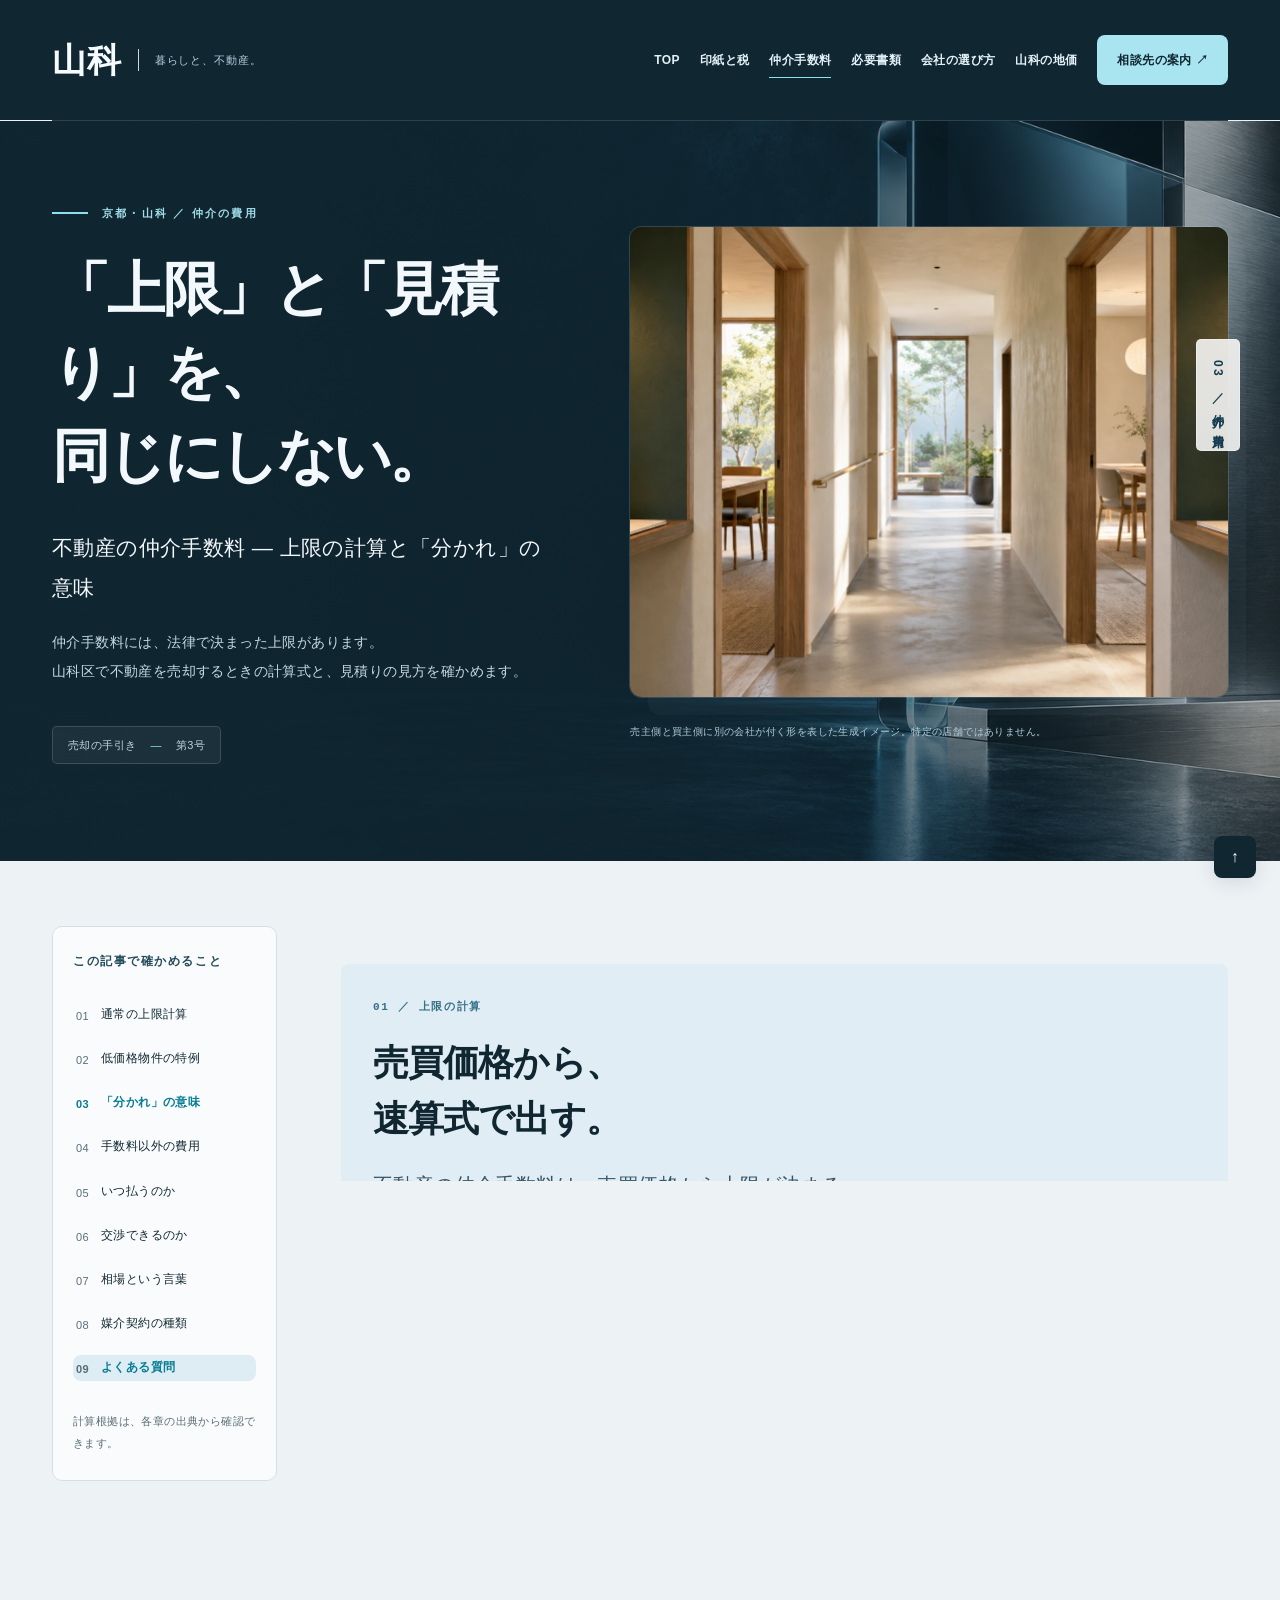
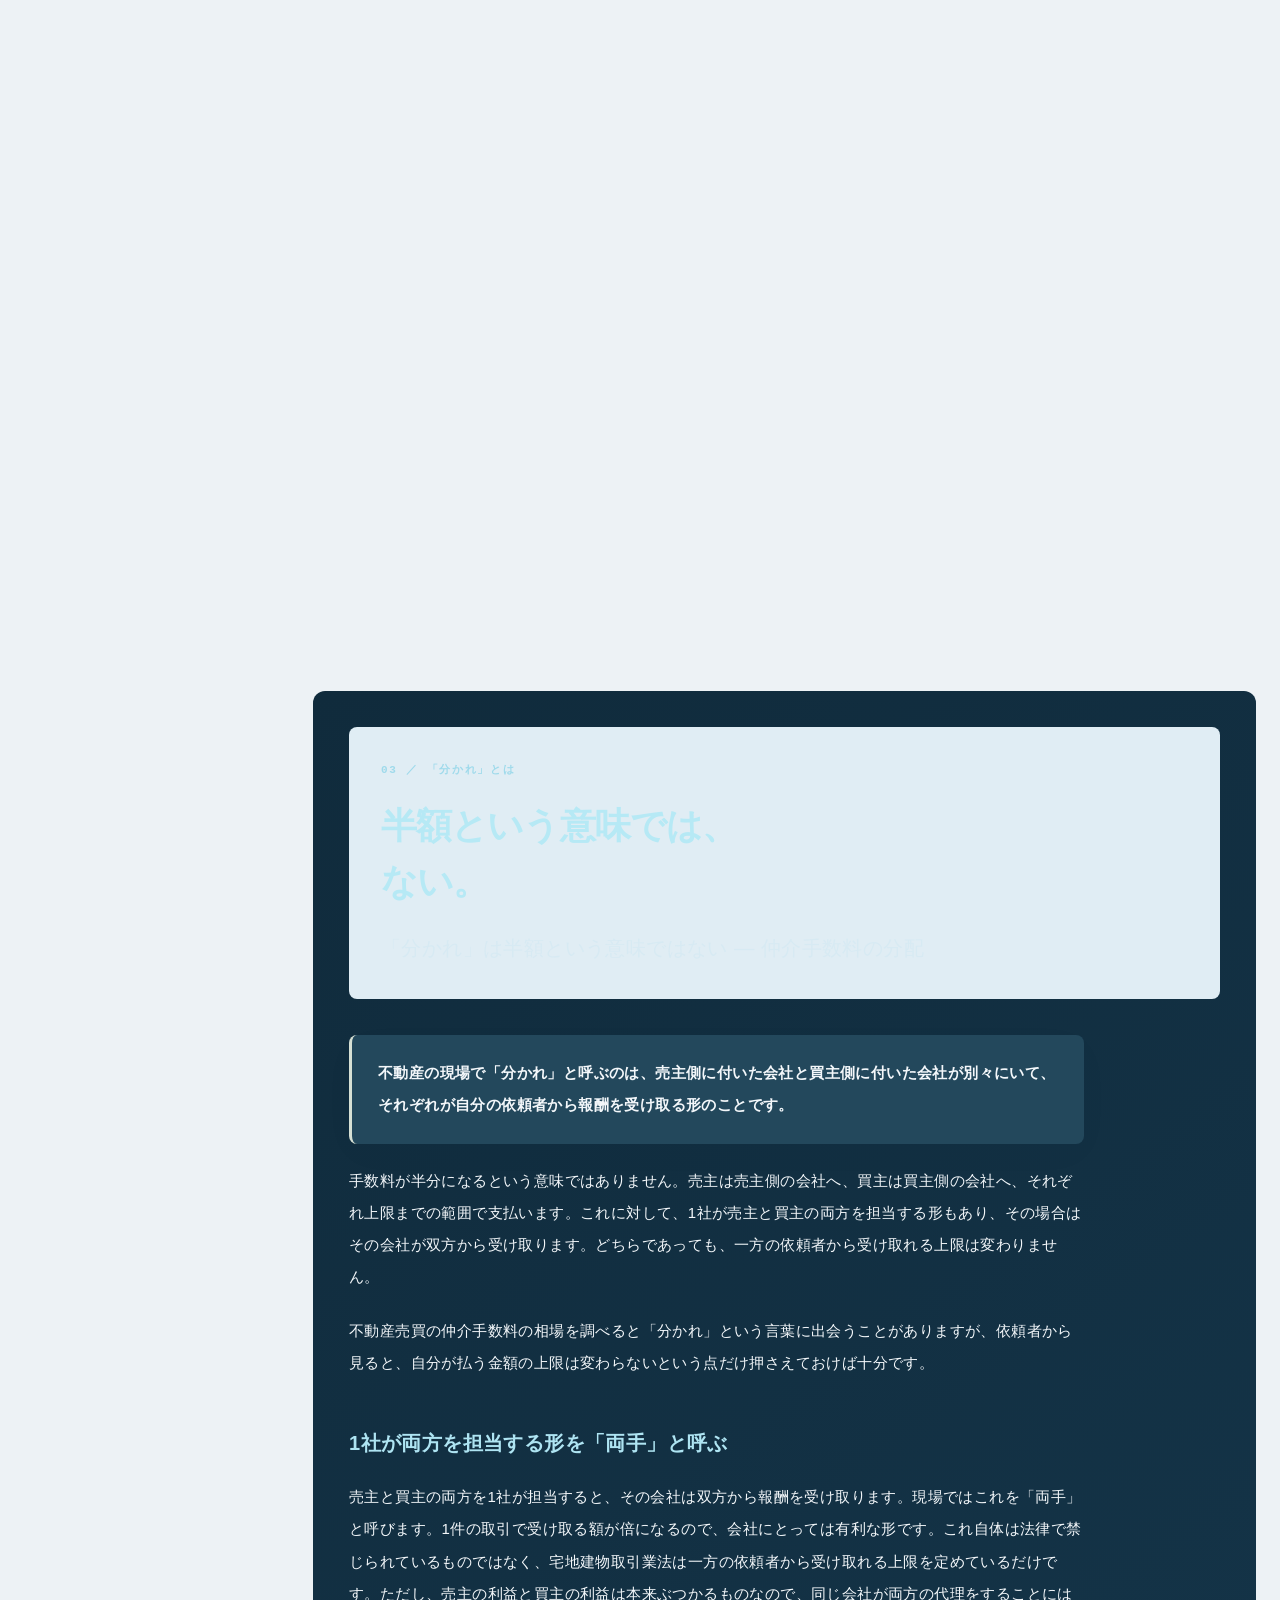
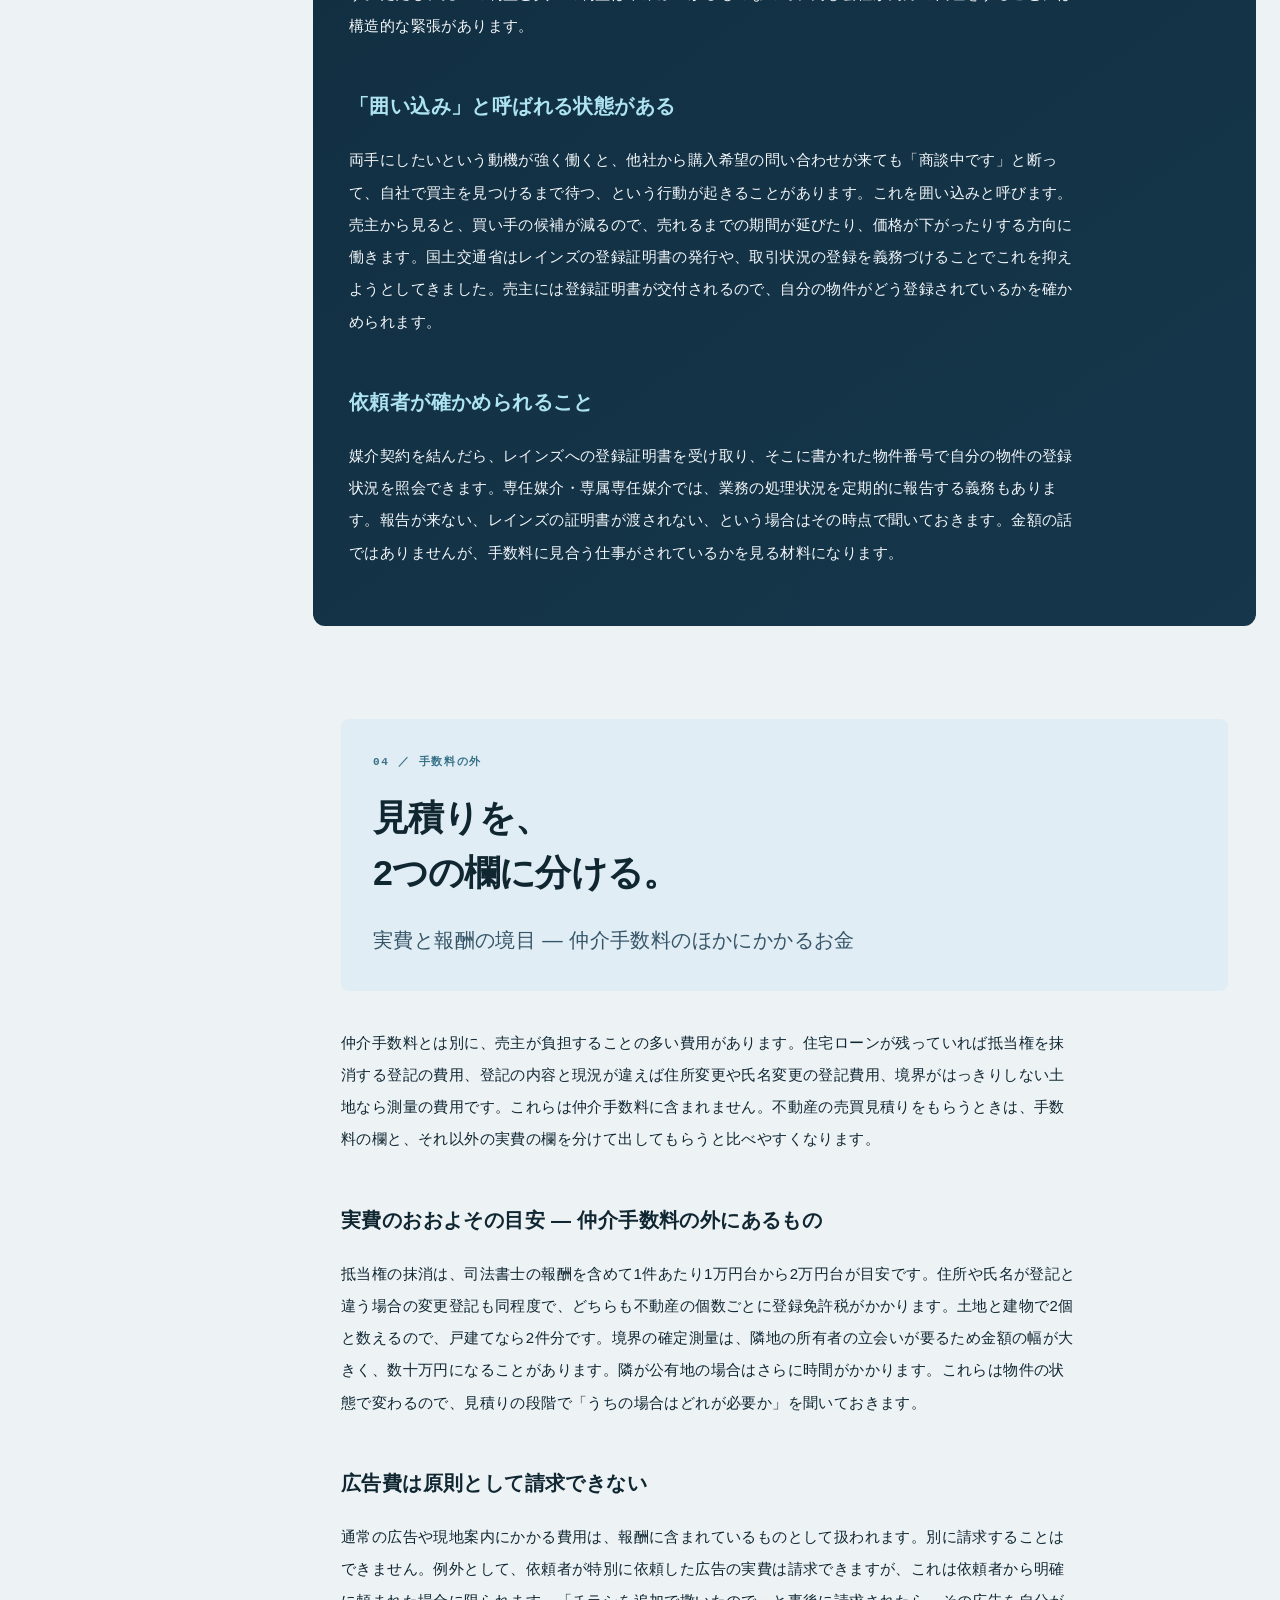
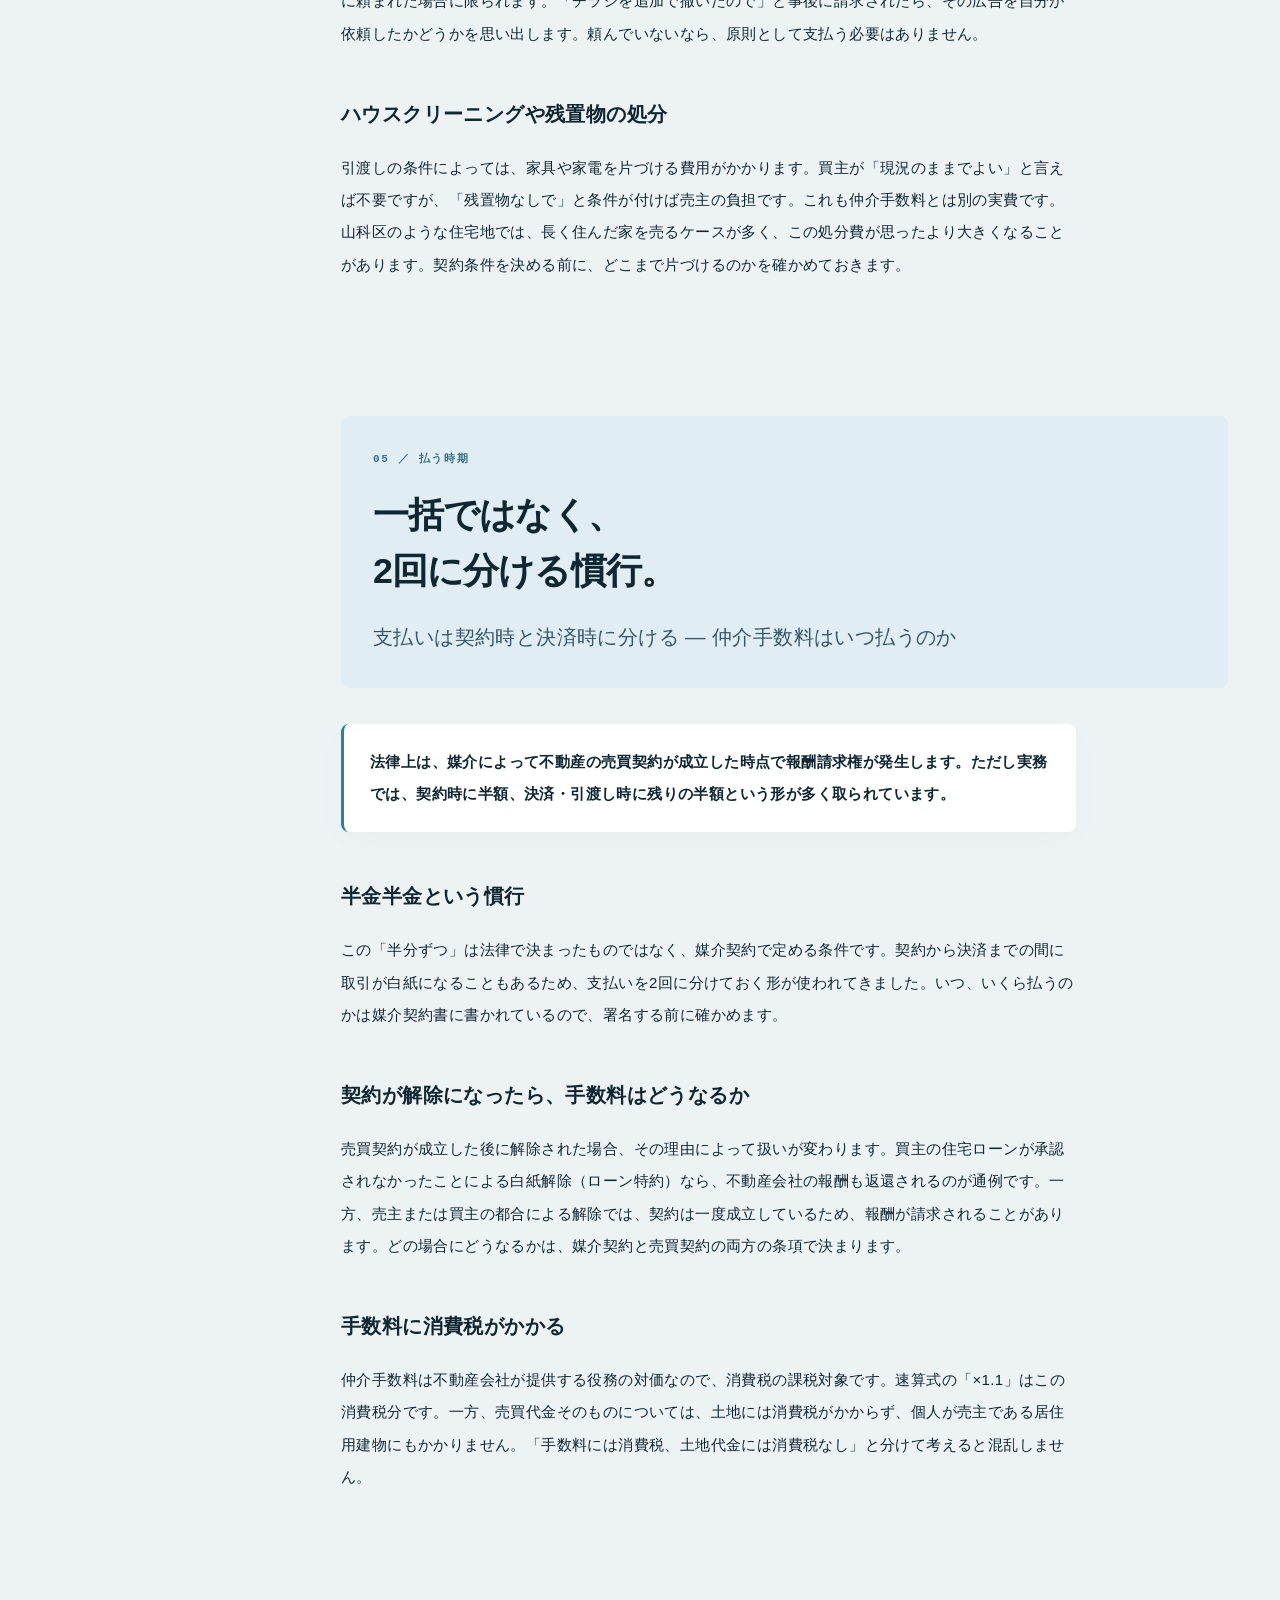
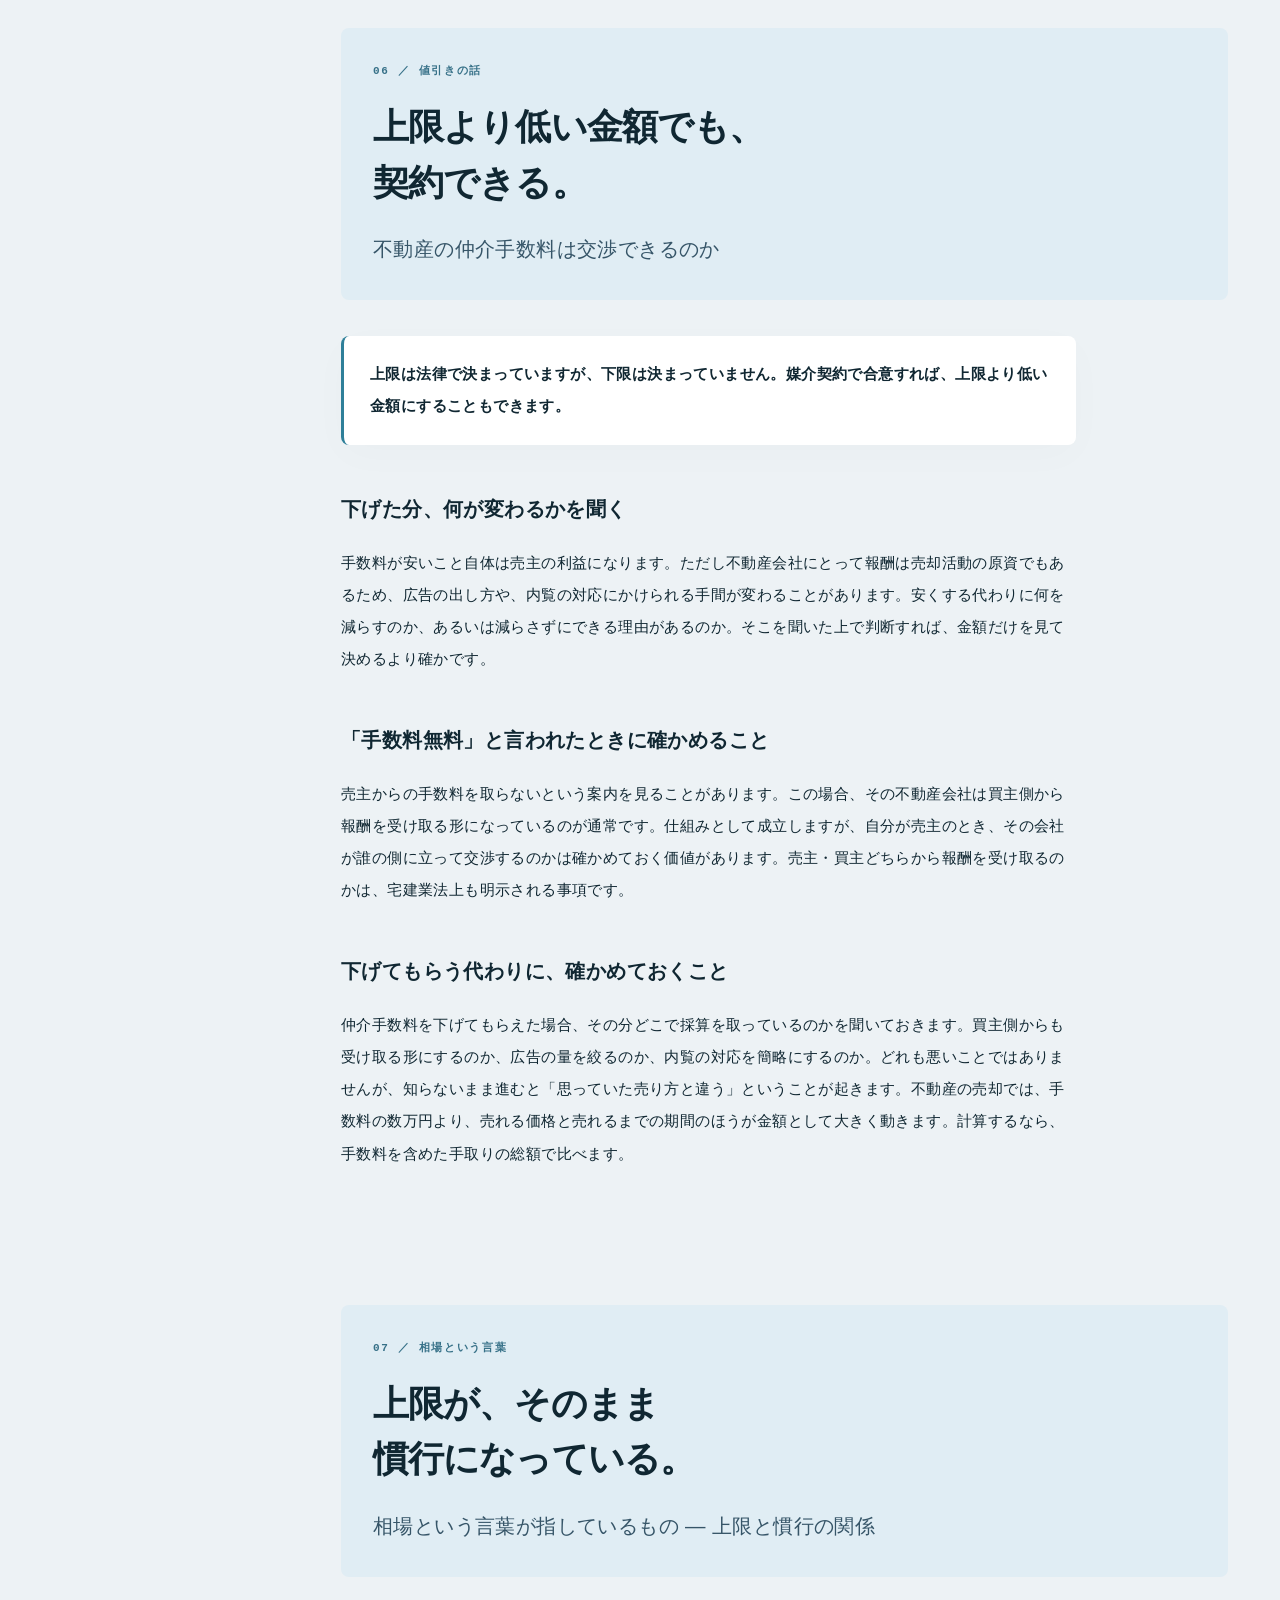
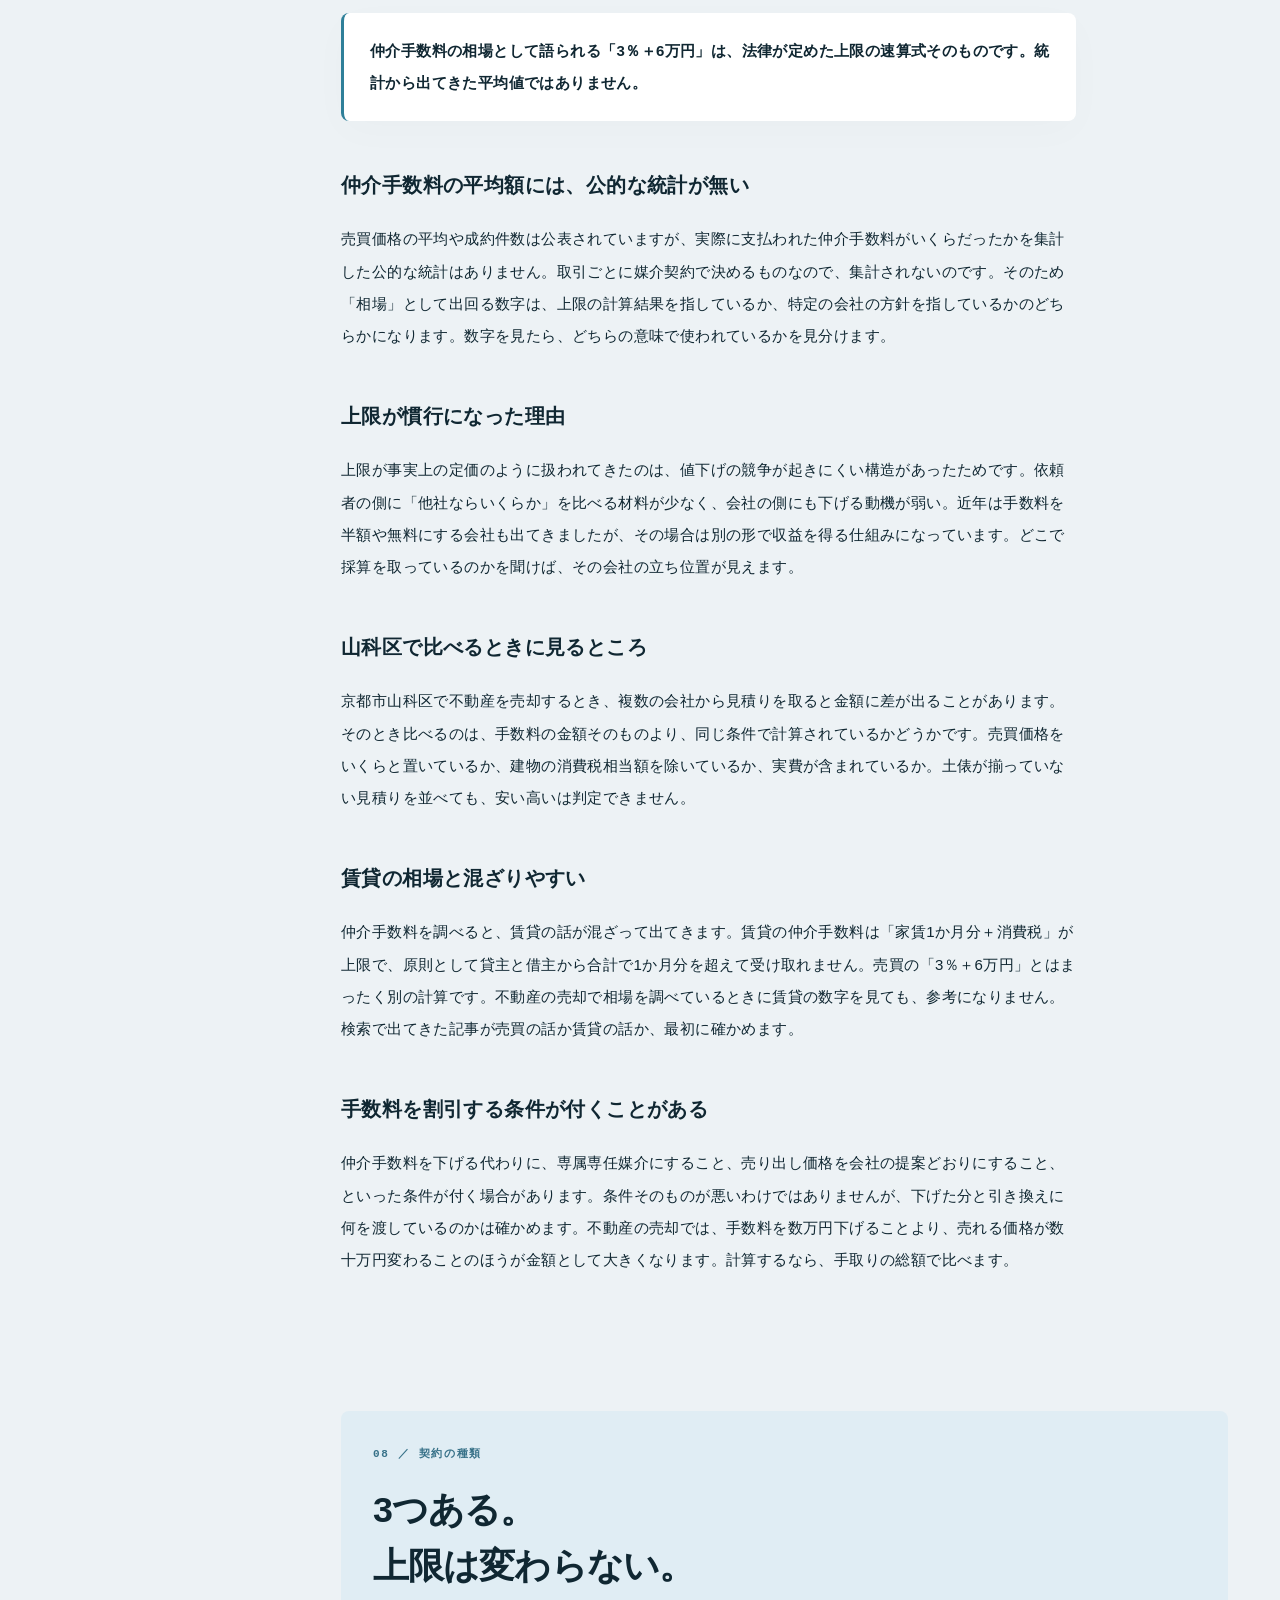
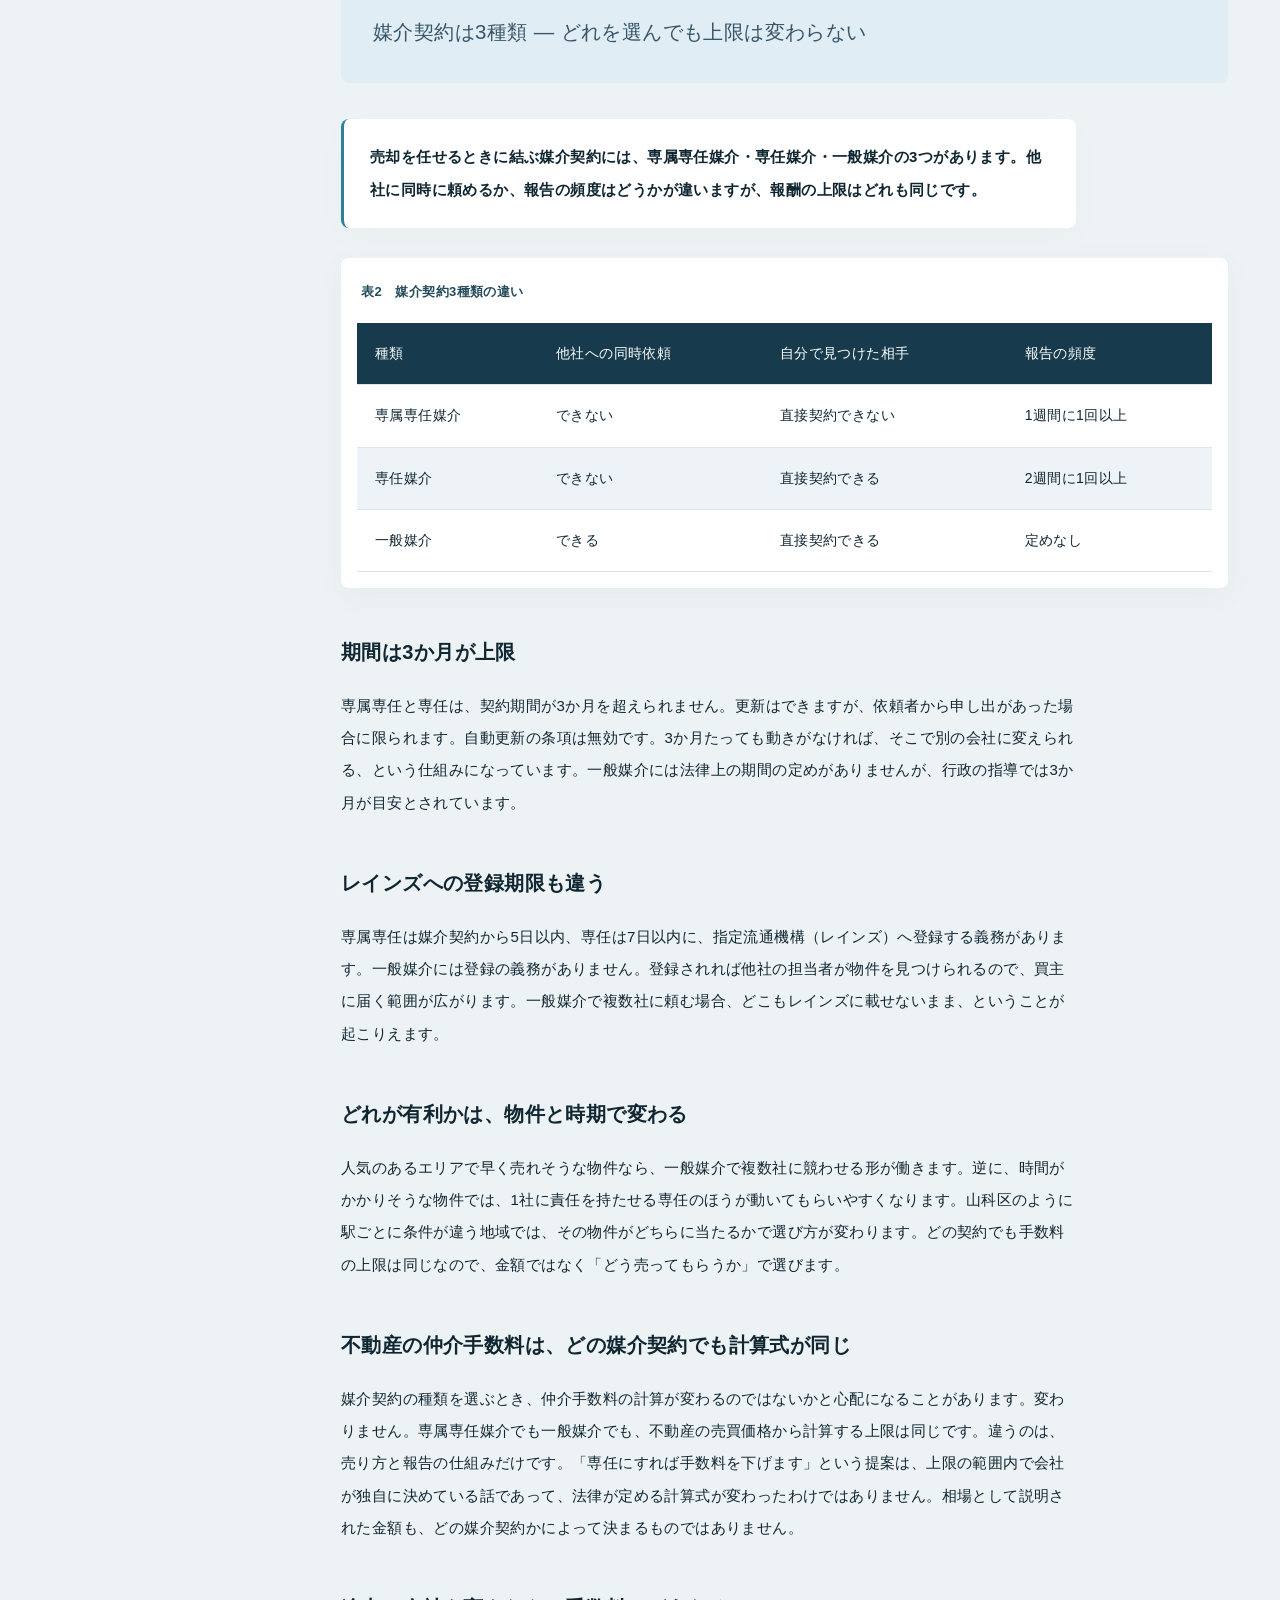
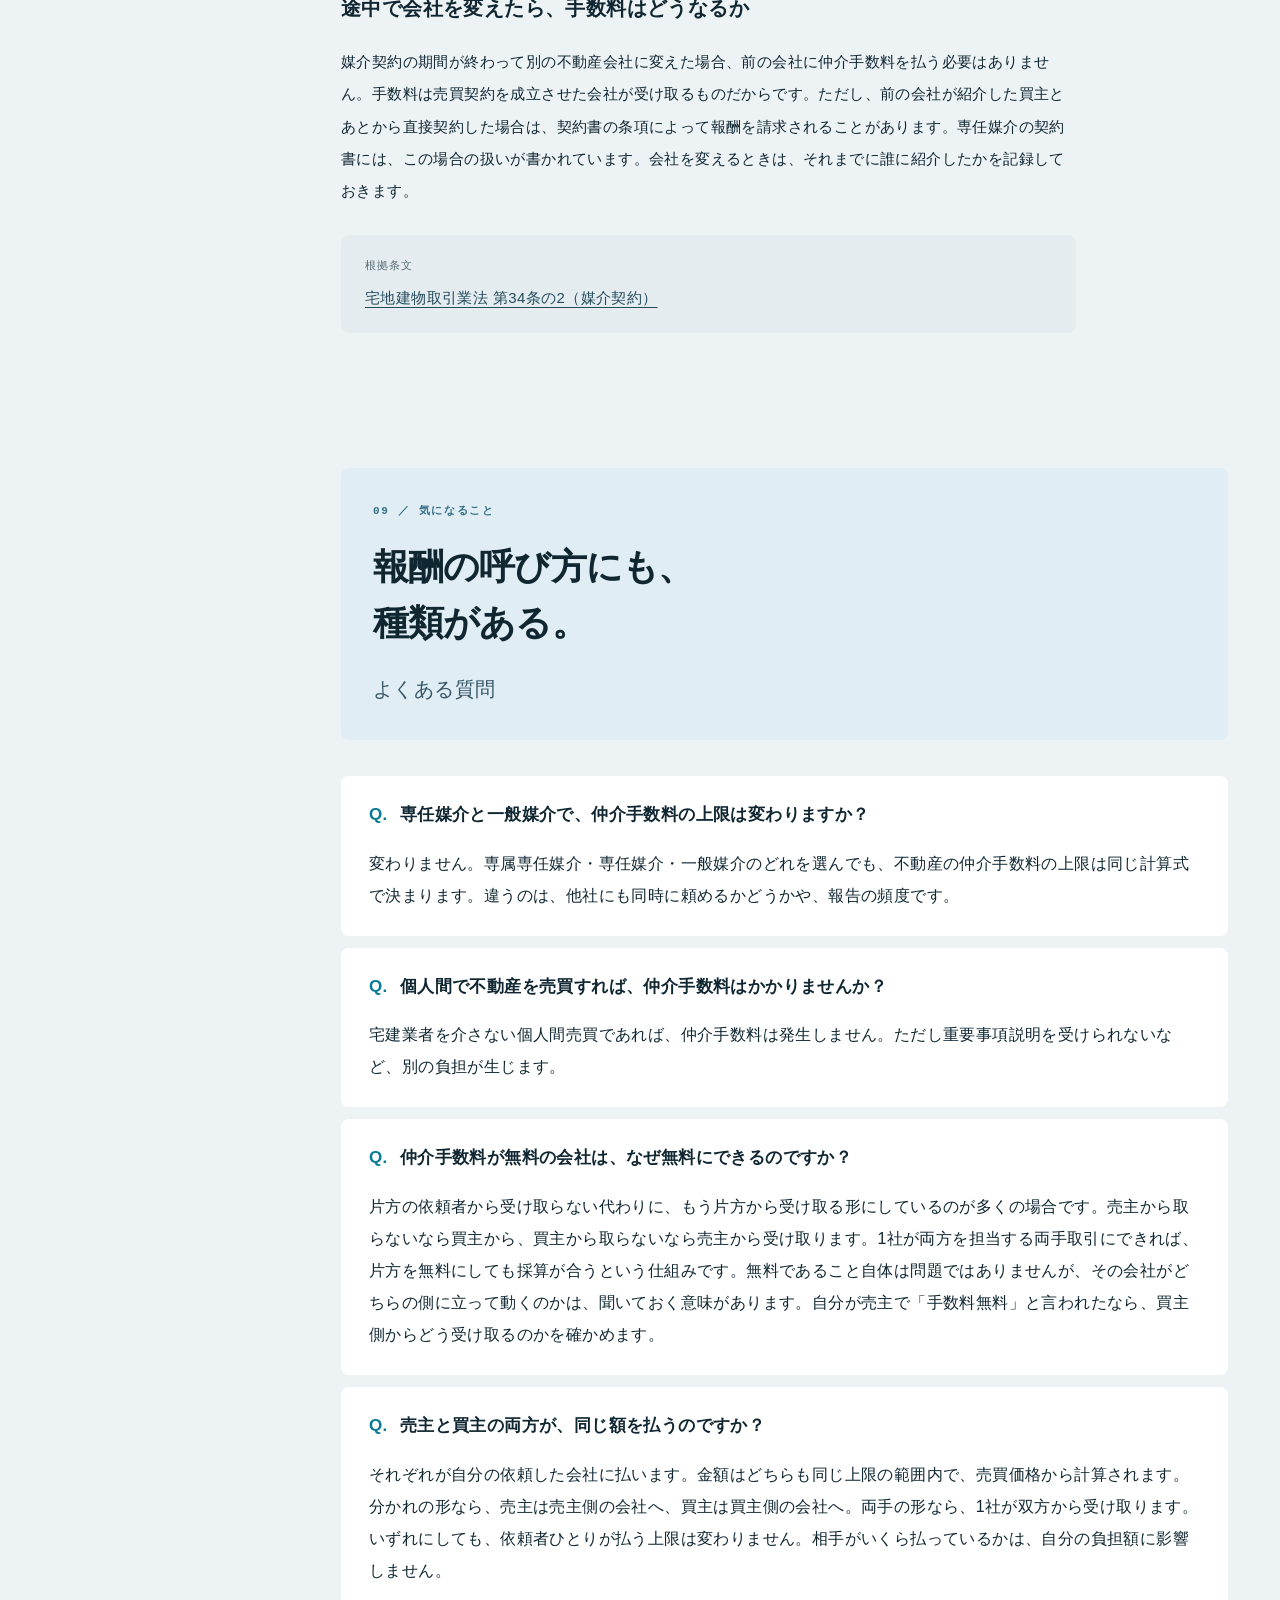
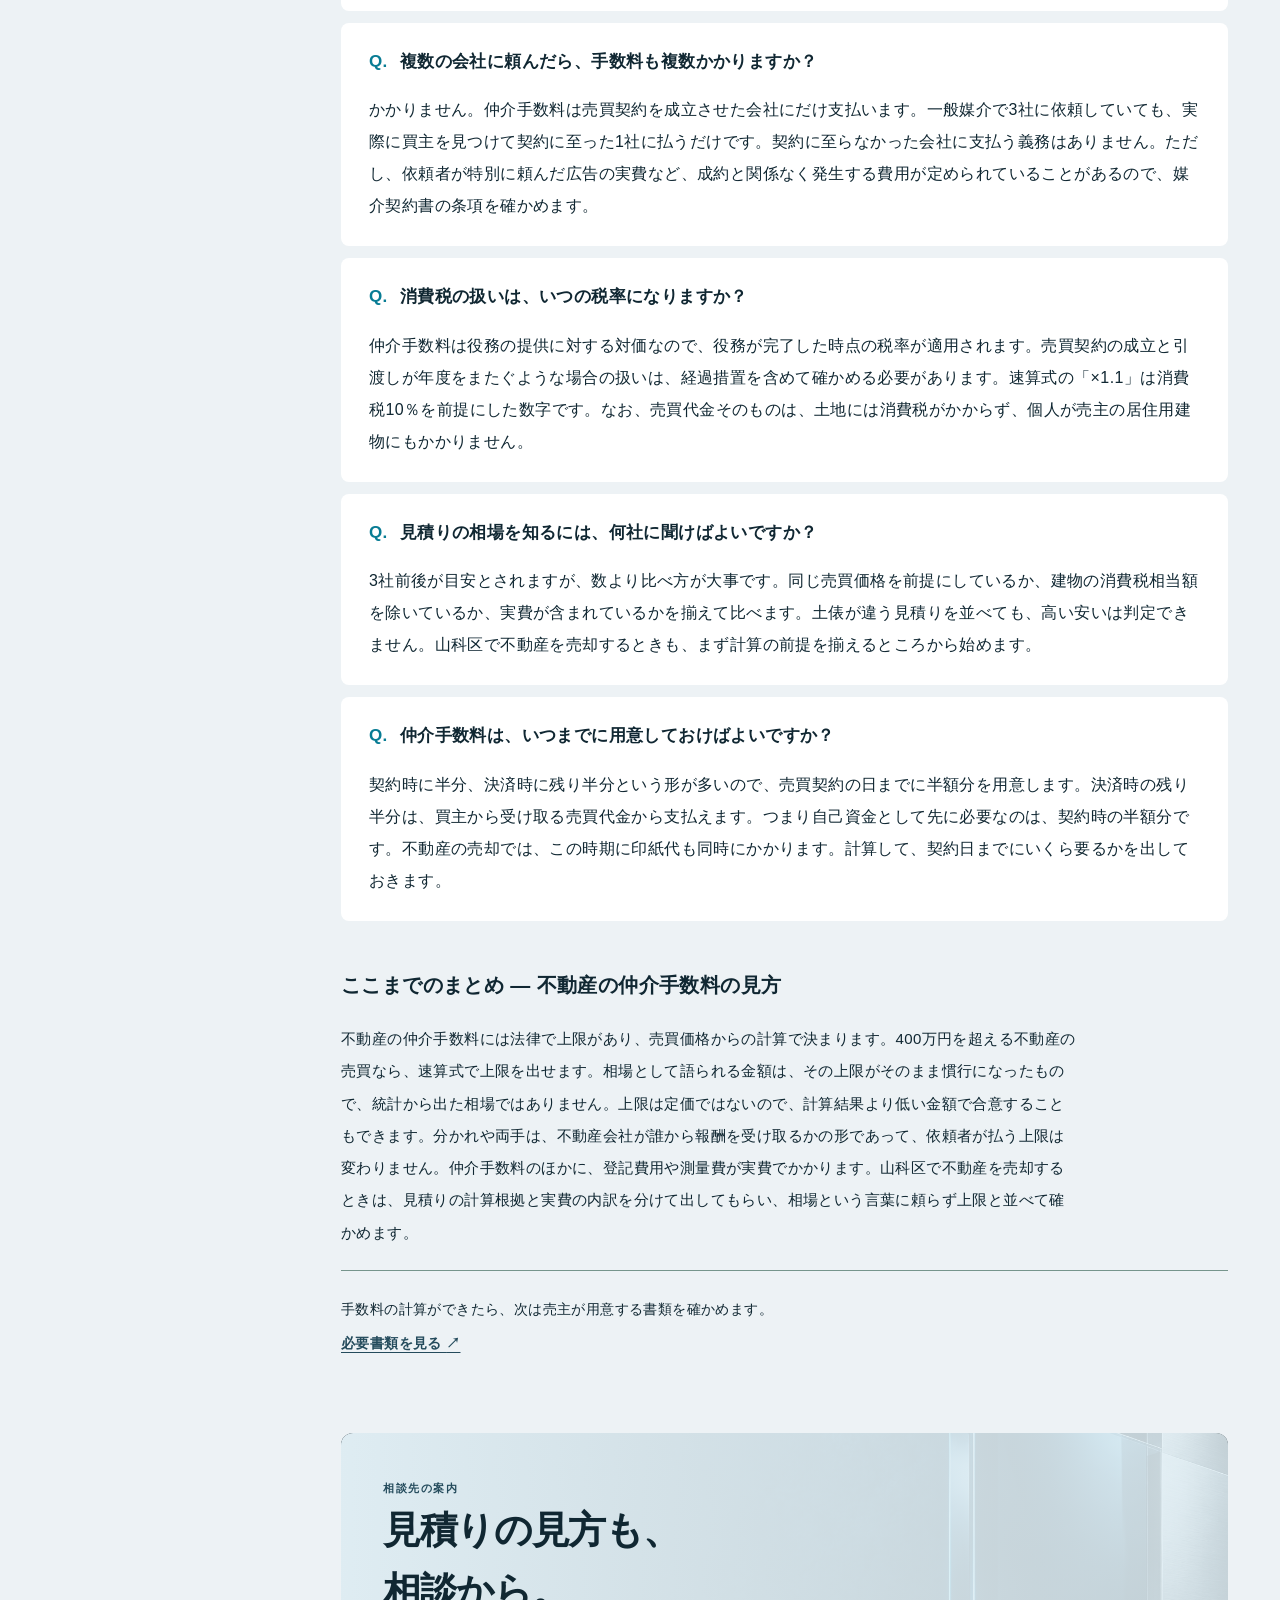
<file: tesuryo/index.html>
<!doctype html>
<html lang="ja">
<head>
  <meta charset="utf-8">
  <meta name="viewport" content="width=device-width, initial-scale=1">
  <meta name="robots" content="index, follow, max-image-preview:large">
  <title>仲介手数料の上限はどう計算するのか。相場と「分かれ」を山科区の不動産売却で見る</title>
  <meta name="description" content="不動産の仲介手数料には宅建業法で上限があり、売買価格から三段階で計算します。四百万円以下の物件の特例、売主側と買主側に別の会社が付く「分かれ」、両手取引との違い、相場という言い方が実際には何を指すのか。手数料のほかに実費でかかるものも含めて、山科区で不動産を売却するときの費用を国土交通省の告示で確かめます。">
  <link rel="stylesheet" href="../誌面.css">
  <link rel="stylesheet" href="../山科エディトリアル.css?v=20260912">
  <script src="../誌面の動き.js" defer></script>
  <link rel="canonical" href="https://akatsuki-5648.github.io/yamashina-fudousan-seo/tesuryo/">
  <meta property="og:locale" content="ja_JP">
  <meta property="og:site_name" content="山科 暮らしと、不動産。">
  <meta property="og:type" content="article">
  <meta property="og:title" content="仲介手数料の上限はどう計算するのか。相場と「分かれ」を山科区の不動産売却で見る">
  <meta property="og:description" content="不動産の仲介手数料には宅建業法で上限があり、売買価格から三段階で計算します。四百万円以下の物件の特例、売主側と買主側に別の会社が付く「分かれ」、両手取引との違い、相場という言い方が実際には何を指すのか。手数料のほかに実費でかかるものも含めて、山科区で不動産を売却するときの費用を国土交通省の告示で確かめます。">
  <meta property="og:url" content="https://akatsuki-5648.github.io/yamashina-fudousan-seo/tesuryo/">
  <meta property="og:image" content="https://akatsuki-5648.github.io/yamashina-fudousan-seo/images/og-tesuryo.jpg">
  <meta property="og:image:width" content="1200">
  <meta property="og:image:height" content="630">
  <meta property="og:image:alt" content="不動産の仲介手数料の相場と上限の計算、分かれを表した左右に分かれた部屋">
  <meta name="twitter:card" content="summary_large_image">
  <meta name="twitter:title" content="仲介手数料の上限はどう計算するのか。相場と「分かれ」を山科区の不動産売却で見る">
  <meta name="twitter:description" content="不動産の仲介手数料には宅建業法で上限があり、売買価格から三段階で計算します。四百万円以下の物件の特例、売主側と買主側に別の会社が付く「分かれ」、両手取引との違い、相場という言い方が実際には何を指すのか。手数料のほかに実費でかかるものも含めて、山科区で不動産を売却するときの費用を国土交通省の告示で確かめます。">
  <meta name="twitter:image" content="https://akatsuki-5648.github.io/yamashina-fudousan-seo/images/og-tesuryo.jpg">
  <meta name="twitter:image:alt" content="不動産の仲介手数料の相場と上限の計算、分かれを表した左右に分かれた部屋">
  <meta name="theme-color" content="#102732">
  <link rel="manifest" href="../site.webmanifest">
  <link rel="apple-touch-icon" href="../apple-touch-icon.png?v=20260912b">
  <link rel="icon" href="../favicon.ico?v=20260912b" sizes="any">
  <link rel="icon" type="image/png" sizes="32x32" href="../favicon-32x32.png?v=20260912b">
  <script type="application/ld+json">
{
 "@context": "https://schema.org",
 "@graph": [
  {
   "@type": "Organization",
   "@id": "https://akatsuki-5648.github.io/yamashina-fudousan-seo/#org",
   "name": "山科 暮らしと、不動産。",
   "url": "https://akatsuki-5648.github.io/yamashina-fudousan-seo/"
  },
  {
   "@type": "WebSite",
   "@id": "https://akatsuki-5648.github.io/yamashina-fudousan-seo/#website",
   "url": "https://akatsuki-5648.github.io/yamashina-fudousan-seo/",
   "name": "山科 暮らしと、不動産。",
   "inLanguage": "ja",
   "publisher": {
    "@id": "https://akatsuki-5648.github.io/yamashina-fudousan-seo/#org"
   }
  },
  {
   "@type": "BreadcrumbList",
   "@id": "https://akatsuki-5648.github.io/yamashina-fudousan-seo/tesuryo/#breadcrumb",
   "itemListElement": [
    {
     "@type": "ListItem",
     "position": 1,
     "name": "TOP",
     "item": "https://akatsuki-5648.github.io/yamashina-fudousan-seo/"
    },
    {
     "@type": "ListItem",
     "position": 2,
     "name": "仲介手数料",
     "item": "https://akatsuki-5648.github.io/yamashina-fudousan-seo/tesuryo/"
    }
   ]
  },
  {
   "@type": "Article",
   "@id": "https://akatsuki-5648.github.io/yamashina-fudousan-seo/tesuryo/#article",
   "headline": "仲介手数料の上限はどう計算するのか。相場と「分かれ」を山科区の不動産売却で見る",
   "description": "不動産の仲介手数料には宅建業法で上限があり、売買価格から三段階で計算します。四百万円以下の物件の特例、売主側と買主側に別の会社が付く「分かれ」、両手取引との違い、相場という言い方が実際には何を指すのか。手数料のほかに実費でかかるものも含めて、山科区で不動産を売却するときの費用を国土交通省の告示で確かめます。",
   "image": "https://akatsuki-5648.github.io/yamashina-fudousan-seo/images/og-tesuryo.jpg",
   "datePublished": "2026-09-12",
   "dateModified": "2026-09-12",
   "inLanguage": "ja",
   "isPartOf": {
    "@id": "https://akatsuki-5648.github.io/yamashina-fudousan-seo/#website"
   },
   "publisher": {
    "@id": "https://akatsuki-5648.github.io/yamashina-fudousan-seo/#org"
   },
   "mainEntityOfPage": {
    "@id": "https://akatsuki-5648.github.io/yamashina-fudousan-seo/tesuryo/"
   }
  }
 ]
}
  </script>
</head>
<body class="page-tesuryo">
  <a class="skip" href="#article">本文へ進む</a>
  <header class="masthead wrap">
    <a class="wordmark" href="../" aria-label="TOPへ">山科<span>暮らしと、不動産。</span></a>
    <nav aria-label="サイト内の案内"><a href="../">TOP</a><a href="../inshi/">印紙と税</a><a href="./" aria-current="page">仲介手数料</a><a href="../shorui/">必要書類</a><a href="../kaisha/">会社の選び方</a><a href="../chika/">山科の地価</a><a class="nav-cta" href="../soudan/">相談先の案内 <span aria-hidden="true">↗</span></a></nav>
  </header>
  <main id="top">
    <article id="article">
      <header class="cover wrap">
        <div class="cover-copy">
          <p class="eyebrow">京都・山科 ／ 仲介の費用</p>
          <p class="display-copy">「上限」と「見積り」を、<br>同じにしない。</p>
          <h1>不動産の仲介手数料 ― 上限の計算と「分かれ」の意味</h1>
          <p class="lead">仲介手数料には、法律で決まった上限があります。<br>山科区で不動産を売却するときの計算式と、見積りの見方を確かめます。</p>
          <p class="cover-meta">売却の手引き <span aria-hidden="true">—</span> 第3号</p>
        </div>
        <figure class="cover-image image-slot">
          <img src="../images/05-agent-fee.webp" width="1672" height="941" alt="不動産の仲介手数料の相場と上限の計算、分かれを表した左右に分かれた部屋" fetchpriority="high">
          <span class="image-label">03 ／ 仲介の費用</span>
          <figcaption>売主側と買主側に別の会社が付く形を表した生成イメージ。特定の店舗ではありません。</figcaption>
        </figure>
      </header>

      <div class="reading-layout wrap">
        <aside class="contents">
          <nav aria-label="目次">
            <p class="eyebrow">この記事で確かめること</p>
            <ol>
              <li><a href="#fee">通常の上限計算</a></li><li><a href="#low">低価格物件の特例</a></li>
              <li class="contents-core"><a href="#wake">「分かれ」の意味</a></li><li><a href="#other">手数料以外の費用</a></li>
              <li><a href="#timing">いつ払うのか</a></li><li><a href="#nebiki">交渉できるのか</a></li>
              <li><a href="#souba">相場という言葉</a></li><li><a href="#baikai">媒介契約の種類</a></li>
              <li><a href="#faq">よくある質問</a></li>
            </ol>
          </nav>
          <p class="aside-note">計算根拠は、各章の出典から確認できます。</p>
        </aside>

        <div class="article-body">
          <section class="chapter" id="fee" aria-labelledby="fee-title">
            <header class="chapter-heading"><p class="kicker">01 ／ 上限の計算</p><p class="chapter-copy">売買価格から、<br>速算式で出す。</p><h2 id="fee-title">不動産の仲介手数料は、売買価格から上限が決まる</h2></header>
            <p class="answer">売買価格が400万円を超える通常の媒介では、税抜売買価格×3％＋6万円に消費税を加えた額が、一方の依頼者から受け取る報酬の上限です。</p>
            <div class="formula"><span>税込上限の速算式〈消費税10％〉</span><p>（売買価格 × 3％ ＋ 6万円）× 1.1</p><small>400万円超の場合。売買価格は建物に係る消費税等相当額を除く。</small></div>
            <div class="table-scroll" role="region" aria-label="仲介手数料計算表" tabindex="0"><table><caption>表1　仲介手数料の通常上限・計算例</caption><thead><tr><th scope="col">税抜売買価格</th><th scope="col">税抜報酬</th><th scope="col">税込上限</th></tr></thead><tbody><tr><th scope="row">1,000万円</th><td>36万円</td><td>39万6,000円</td></tr><tr><th scope="row">2,000万円</th><td>66万円</td><td>72万6,000円</td></tr><tr><th scope="row">3,000万円</th><td>96万円</td><td>105万6,000円</td></tr></tbody></table></div>
            <h3>400万円以下は、段階を分けて計算する</h3>
            <p>上限は一律ではなく、価格を3つに区切って積み上げます。税込で見ると、200万円以下の部分に5.5％、200万円を超えて400万円以下の部分に4.4％、400万円を超える部分に3.3％です。1,000万円の不動産なら、200万円×5.5％＋200万円×4.4％＋600万円×3.3％で、上限は39万6,000円になります。上の速算式で計算しても同じ額になるので、400万円を超える売買では速算式のほうが早く出せます。</p>
            <h3>上限は定価ではない ― 相場と混ぜて考えない</h3>
            <p>ここまでの金額は、あくまで法律が定めた「上限」です。実際にいくらになるかは媒介契約で決めるもので、上限より低い金額で合意することもできます。「相場は3％＋6万円」と説明されることがありますが、それは上限がそのまま慣行になっているだけで、必ず払わなければならない金額として決まっているわけではありません。見積りを受け取ったら、上限の計算結果と並べて確かめます。</p>
            <p class="source"><span>根拠を読む</span><a href="https://www.mlit.go.jp/totikensangyo/const/1_6_bf_000013.html">国土交通省｜不動産取引に関するお知らせ・仲介手数料の上限</a><small>確認日：2026年9月10日</small></p>
          </section>

          <section class="chapter" id="low" aria-labelledby="low-title">
            <header class="chapter-heading"><p class="kicker">02 ／ 低価格物件</p><p class="chapter-copy">800万円以下には、<br>別の上限がある。</p><h2 id="low-title">800万円以下の宅地建物には、特例の上限が用意されている</h2></header>
            <p class="answer">800万円以下の宅地建物には、仲介に要する費用を勘案して通常の上限を超える報酬を受け取れる特例があります。上限は一方の依頼者につき税込33万円で、事前の説明と合意が必要です。</p>
            <p>この特例は「価格800万円以下の宅地・建物」が対象で、国土交通省は使用の状態を問わないとしています。空き家でなければ使えない、というものではありません。山科区でも、駅から離れた小さな土地や、古い建物付きの不動産では、この特例が関わることがあります。</p>
            <h3>いつから変わったのか</h3>
            <p>この特例は2024年7月1日に範囲が広がりました。それ以前は400万円以下の物件が対象で、上限は税抜18万円でした。低額の物件でも現地調査や書類の手配にかかる手間は変わらないのに、報酬が少なすぎて引き受け手が見つからない、という問題が背景にあります。空き家が流通しないまま放置される状況を動かすための制度変更でした。古い解説記事では400万円・18万円のままになっていることがあるので、金額を見たら更新日を確かめます。</p>
            <h3>事前の合意が要る ― あとから足せない</h3>
            <p>この特例を使うには、媒介契約を結ぶ前に、通常の上限を超える金額になることを説明し、依頼者が合意している必要があります。取引が終わってから「実は費用がかさんだので」と追加請求できるものではありません。売主の側から見れば、媒介契約の前に「この物件はその特例の対象になりますか」と聞いておけば、あとで金額が動くことがなくなります。</p>
          </section>

          <section class="chapter core-chapter" id="wake" aria-labelledby="wake-title">
            <header class="chapter-heading"><p class="kicker">03 ／ 「分かれ」とは</p><p class="chapter-copy">半額という意味では、<br>ない。</p><h2 id="wake-title">「分かれ」は半額という意味ではない ― 仲介手数料の分配</h2></header>
            <p class="answer">不動産の現場で「分かれ」と呼ぶのは、売主側に付いた会社と買主側に付いた会社が別々にいて、それぞれが自分の依頼者から報酬を受け取る形のことです。</p>
            <p>手数料が半分になるという意味ではありません。売主は売主側の会社へ、買主は買主側の会社へ、それぞれ上限までの範囲で支払います。これに対して、1社が売主と買主の両方を担当する形もあり、その場合はその会社が双方から受け取ります。どちらであっても、一方の依頼者から受け取れる上限は変わりません。</p>
            <p>不動産売買の仲介手数料の相場を調べると「分かれ」という言葉に出会うことがありますが、依頼者から見ると、自分が払う金額の上限は変わらないという点だけ押さえておけば十分です。</p>
            <h3>1社が両方を担当する形を「両手」と呼ぶ</h3>
            <p>売主と買主の両方を1社が担当すると、その会社は双方から報酬を受け取ります。現場ではこれを「両手」と呼びます。1件の取引で受け取る額が倍になるので、会社にとっては有利な形です。これ自体は法律で禁じられているものではなく、宅地建物取引業法は一方の依頼者から受け取れる上限を定めているだけです。ただし、売主の利益と買主の利益は本来ぶつかるものなので、同じ会社が両方の代理をすることには構造的な緊張があります。</p>
            <h3>「囲い込み」と呼ばれる状態がある</h3>
            <p>両手にしたいという動機が強く働くと、他社から購入希望の問い合わせが来ても「商談中です」と断って、自社で買主を見つけるまで待つ、という行動が起きることがあります。これを囲い込みと呼びます。売主から見ると、買い手の候補が減るので、売れるまでの期間が延びたり、価格が下がったりする方向に働きます。国土交通省はレインズの登録証明書の発行や、取引状況の登録を義務づけることでこれを抑えようとしてきました。売主には登録証明書が交付されるので、自分の物件がどう登録されているかを確かめられます。</p>
            <h3>依頼者が確かめられること</h3>
            <p>媒介契約を結んだら、レインズへの登録証明書を受け取り、そこに書かれた物件番号で自分の物件の登録状況を照会できます。専任媒介・専属専任媒介では、業務の処理状況を定期的に報告する義務もあります。報告が来ない、レインズの証明書が渡されない、という場合はその時点で聞いておきます。金額の話ではありませんが、手数料に見合う仕事がされているかを見る材料になります。</p>
          </section>

          <section class="chapter" id="other" aria-labelledby="other-title">
            <header class="chapter-heading"><p class="kicker">04 ／ 手数料の外</p><p class="chapter-copy">見積りを、<br>2つの欄に分ける。</p><h2 id="other-title">実費と報酬の境目 ― 仲介手数料のほかにかかるお金</h2></header>
            <p>仲介手数料とは別に、売主が負担することの多い費用があります。住宅ローンが残っていれば抵当権を抹消する登記の費用、登記の内容と現況が違えば住所変更や氏名変更の登記費用、境界がはっきりしない土地なら測量の費用です。これらは仲介手数料に含まれません。不動産の売買見積りをもらうときは、手数料の欄と、それ以外の実費の欄を分けて出してもらうと比べやすくなります。</p>
            <h3>実費のおおよその目安 ― 仲介手数料の外にあるもの</h3>
            <p>抵当権の抹消は、司法書士の報酬を含めて1件あたり1万円台から2万円台が目安です。住所や氏名が登記と違う場合の変更登記も同程度で、どちらも不動産の個数ごとに登録免許税がかかります。土地と建物で2個と数えるので、戸建てなら2件分です。境界の確定測量は、隣地の所有者の立会いが要るため金額の幅が大きく、数十万円になることがあります。隣が公有地の場合はさらに時間がかかります。これらは物件の状態で変わるので、見積りの段階で「うちの場合はどれが必要か」を聞いておきます。</p>
            <h3>広告費は原則として請求できない</h3>
            <p>通常の広告や現地案内にかかる費用は、報酬に含まれているものとして扱われます。別に請求することはできません。例外として、依頼者が特別に依頼した広告の実費は請求できますが、これは依頼者から明確に頼まれた場合に限られます。「チラシを追加で撒いたので」と事後に請求されたら、その広告を自分が依頼したかどうかを思い出します。頼んでいないなら、原則として支払う必要はありません。</p>
            <h3>ハウスクリーニングや残置物の処分</h3>
            <p>引渡しの条件によっては、家具や家電を片づける費用がかかります。買主が「現況のままでよい」と言えば不要ですが、「残置物なしで」と条件が付けば売主の負担です。これも仲介手数料とは別の実費です。山科区のような住宅地では、長く住んだ家を売るケースが多く、この処分費が思ったより大きくなることがあります。契約条件を決める前に、どこまで片づけるのかを確かめておきます。</p>
          </section>

          <section class="chapter" id="timing" aria-labelledby="timing-title">
            <header class="chapter-heading"><p class="kicker">05 ／ 払う時期</p><p class="chapter-copy">一括ではなく、<br>2回に分ける慣行。</p><h2 id="timing-title">支払いは契約時と決済時に分ける ― 仲介手数料はいつ払うのか</h2></header>
            <p class="answer">法律上は、媒介によって不動産の売買契約が成立した時点で報酬請求権が発生します。ただし実務では、契約時に半額、決済・引渡し時に残りの半額という形が多く取られています。</p>
            <h3>半金半金という慣行</h3>
            <p>この「半分ずつ」は法律で決まったものではなく、媒介契約で定める条件です。契約から決済までの間に取引が白紙になることもあるため、支払いを2回に分けておく形が使われてきました。いつ、いくら払うのかは媒介契約書に書かれているので、署名する前に確かめます。</p>
            <h3>契約が解除になったら、手数料はどうなるか</h3>
            <p>売買契約が成立した後に解除された場合、その理由によって扱いが変わります。買主の住宅ローンが承認されなかったことによる白紙解除（ローン特約）なら、不動産会社の報酬も返還されるのが通例です。一方、売主または買主の都合による解除では、契約は一度成立しているため、報酬が請求されることがあります。どの場合にどうなるかは、媒介契約と売買契約の両方の条項で決まります。</p>
            <h3>手数料に消費税がかかる</h3>
            <p>仲介手数料は不動産会社が提供する役務の対価なので、消費税の課税対象です。速算式の「×1.1」はこの消費税分です。一方、売買代金そのものについては、土地には消費税がかからず、個人が売主である居住用建物にもかかりません。「手数料には消費税、土地代金には消費税なし」と分けて考えると混乱しません。</p>
          </section>

          <section class="chapter" id="nebiki" aria-labelledby="nebiki-title">
            <header class="chapter-heading"><p class="kicker">06 ／ 値引きの話</p><p class="chapter-copy">上限より低い金額でも、<br>契約できる。</p><h2 id="nebiki-title">不動産の仲介手数料は交渉できるのか</h2></header>
            <p class="answer">上限は法律で決まっていますが、下限は決まっていません。媒介契約で合意すれば、上限より低い金額にすることもできます。</p>
            <h3>下げた分、何が変わるかを聞く</h3>
            <p>手数料が安いこと自体は売主の利益になります。ただし不動産会社にとって報酬は売却活動の原資でもあるため、広告の出し方や、内覧の対応にかけられる手間が変わることがあります。安くする代わりに何を減らすのか、あるいは減らさずにできる理由があるのか。そこを聞いた上で判断すれば、金額だけを見て決めるより確かです。</p>
            <h3>「手数料無料」と言われたときに確かめること</h3>
            <p>売主からの手数料を取らないという案内を見ることがあります。この場合、その不動産会社は買主側から報酬を受け取る形になっているのが通常です。仕組みとして成立しますが、自分が売主のとき、その会社が誰の側に立って交渉するのかは確かめておく価値があります。売主・買主どちらから報酬を受け取るのかは、宅建業法上も明示される事項です。</p>
            <h3>下げてもらう代わりに、確かめておくこと</h3>
            <p>仲介手数料を下げてもらえた場合、その分どこで採算を取っているのかを聞いておきます。買主側からも受け取る形にするのか、広告の量を絞るのか、内覧の対応を簡略にするのか。どれも悪いことではありませんが、知らないまま進むと「思っていた売り方と違う」ということが起きます。不動産の売却では、手数料の数万円より、売れる価格と売れるまでの期間のほうが金額として大きく動きます。計算するなら、手数料を含めた手取りの総額で比べます。</p>
          </section>

          <section class="chapter" id="souba" aria-labelledby="souba-title">
            <header class="chapter-heading"><p class="kicker">07 ／ 相場という言葉</p><p class="chapter-copy">上限が、そのまま<br>慣行になっている。</p><h2 id="souba-title">相場という言葉が指しているもの ― 上限と慣行の関係</h2></header>
            <p class="answer">仲介手数料の相場として語られる「3％＋6万円」は、法律が定めた上限の速算式そのものです。統計から出てきた平均値ではありません。</p>
            <h3>仲介手数料の平均額には、公的な統計が無い</h3>
            <p>売買価格の平均や成約件数は公表されていますが、実際に支払われた仲介手数料がいくらだったかを集計した公的な統計はありません。取引ごとに媒介契約で決めるものなので、集計されないのです。そのため「相場」として出回る数字は、上限の計算結果を指しているか、特定の会社の方針を指しているかのどちらかになります。数字を見たら、どちらの意味で使われているかを見分けます。</p>
            <h3>上限が慣行になった理由</h3>
            <p>上限が事実上の定価のように扱われてきたのは、値下げの競争が起きにくい構造があったためです。依頼者の側に「他社ならいくらか」を比べる材料が少なく、会社の側にも下げる動機が弱い。近年は手数料を半額や無料にする会社も出てきましたが、その場合は別の形で収益を得る仕組みになっています。どこで採算を取っているのかを聞けば、その会社の立ち位置が見えます。</p>
            <h3>山科区で比べるときに見るところ</h3>
            <p>京都市山科区で不動産を売却するとき、複数の会社から見積りを取ると金額に差が出ることがあります。そのとき比べるのは、手数料の金額そのものより、同じ条件で計算されているかどうかです。売買価格をいくらと置いているか、建物の消費税相当額を除いているか、実費が含まれているか。土俵が揃っていない見積りを並べても、安い高いは判定できません。</p>
            <h3>賃貸の相場と混ざりやすい</h3>
            <p>仲介手数料を調べると、賃貸の話が混ざって出てきます。賃貸の仲介手数料は「家賃1か月分＋消費税」が上限で、原則として貸主と借主から合計で1か月分を超えて受け取れません。売買の「3％＋6万円」とはまったく別の計算です。不動産の売却で相場を調べているときに賃貸の数字を見ても、参考になりません。検索で出てきた記事が売買の話か賃貸の話か、最初に確かめます。</p>
            <h3>手数料を割引する条件が付くことがある</h3>
            <p>仲介手数料を下げる代わりに、専属専任媒介にすること、売り出し価格を会社の提案どおりにすること、といった条件が付く場合があります。条件そのものが悪いわけではありませんが、下げた分と引き換えに何を渡しているのかは確かめます。不動産の売却では、手数料を数万円下げることより、売れる価格が数十万円変わることのほうが金額として大きくなります。計算するなら、手取りの総額で比べます。</p>
          </section>

          <section class="chapter" id="baikai" aria-labelledby="baikai-title">
            <header class="chapter-heading"><p class="kicker">08 ／ 契約の種類</p><p class="chapter-copy">3つある。<br>上限は変わらない。</p><h2 id="baikai-title">媒介契約は3種類 ― どれを選んでも上限は変わらない</h2></header>
            <p class="answer">売却を任せるときに結ぶ媒介契約には、専属専任媒介・専任媒介・一般媒介の3つがあります。他社に同時に頼めるか、報告の頻度はどうかが違いますが、報酬の上限はどれも同じです。</p>
            <div class="table-scroll" role="region" aria-label="媒介契約の比較表" tabindex="0"><table><caption>表2　媒介契約3種類の違い</caption><thead><tr><th scope="col">種類</th><th scope="col">他社への同時依頼</th><th scope="col">自分で見つけた相手</th><th scope="col">報告の頻度</th></tr></thead><tbody>
              <tr><th scope="row">専属専任媒介</th><td>できない</td><td>直接契約できない</td><td>1週間に1回以上</td></tr>
              <tr><th scope="row">専任媒介</th><td>できない</td><td>直接契約できる</td><td>2週間に1回以上</td></tr>
              <tr><th scope="row">一般媒介</th><td>できる</td><td>直接契約できる</td><td>定めなし</td></tr>
            </tbody></table></div>
            <h3>期間は3か月が上限</h3>
            <p>専属専任と専任は、契約期間が3か月を超えられません。更新はできますが、依頼者から申し出があった場合に限られます。自動更新の条項は無効です。3か月たっても動きがなければ、そこで別の会社に変えられる、という仕組みになっています。一般媒介には法律上の期間の定めがありませんが、行政の指導では3か月が目安とされています。</p>
            <h3>レインズへの登録期限も違う</h3>
            <p>専属専任は媒介契約から5日以内、専任は7日以内に、指定流通機構（レインズ）へ登録する義務があります。一般媒介には登録の義務がありません。登録されれば他社の担当者が物件を見つけられるので、買主に届く範囲が広がります。一般媒介で複数社に頼む場合、どこもレインズに載せないまま、ということが起こりえます。</p>
            <h3>どれが有利かは、物件と時期で変わる</h3>
            <p>人気のあるエリアで早く売れそうな物件なら、一般媒介で複数社に競わせる形が働きます。逆に、時間がかかりそうな物件では、1社に責任を持たせる専任のほうが動いてもらいやすくなります。山科区のように駅ごとに条件が違う地域では、その物件がどちらに当たるかで選び方が変わります。どの契約でも手数料の上限は同じなので、金額ではなく「どう売ってもらうか」で選びます。</p>
            <h3>不動産の仲介手数料は、どの媒介契約でも計算式が同じ</h3>
            <p>媒介契約の種類を選ぶとき、仲介手数料の計算が変わるのではないかと心配になることがあります。変わりません。専属専任媒介でも一般媒介でも、不動産の売買価格から計算する上限は同じです。違うのは、売り方と報告の仕組みだけです。「専任にすれば手数料を下げます」という提案は、上限の範囲内で会社が独自に決めている話であって、法律が定める計算式が変わったわけではありません。相場として説明された金額も、どの媒介契約かによって決まるものではありません。</p>
            <h3>途中で会社を変えたら、手数料はどうなるか</h3>
            <p>媒介契約の期間が終わって別の不動産会社に変えた場合、前の会社に仲介手数料を払う必要はありません。手数料は売買契約を成立させた会社が受け取るものだからです。ただし、前の会社が紹介した買主とあとから直接契約した場合は、契約書の条項によって報酬を請求されることがあります。専任媒介の契約書には、この場合の扱いが書かれています。会社を変えるときは、それまでに誰に紹介したかを記録しておきます。</p>
            <p class="source"><span>根拠条文</span><a href="https://laws.e-gov.go.jp/law/327AC1000000176#Mp-At_34_2">宅地建物取引業法 第34条の2（媒介契約）</a></p>
          </section>

          <section class="chapter" id="faq" aria-labelledby="faq-title">
            <header class="chapter-heading"><p class="kicker">09 ／ 気になること</p><p class="chapter-copy">報酬の呼び方にも、<br>種類がある。</p><h2 id="faq-title">よくある質問</h2></header>
            <div class="faq-item"><h3>専任媒介と一般媒介で、仲介手数料の上限は変わりますか？</h3><p>変わりません。専属専任媒介・専任媒介・一般媒介のどれを選んでも、不動産の仲介手数料の上限は同じ計算式で決まります。違うのは、他社にも同時に頼めるかどうかや、報告の頻度です。</p></div>
            <div class="faq-item"><h3>個人間で不動産を売買すれば、仲介手数料はかかりませんか？</h3><p>宅建業者を介さない個人間売買であれば、仲介手数料は発生しません。ただし重要事項説明を受けられないなど、別の負担が生じます。</p></div>
            <div class="faq-item"><h3>仲介手数料が無料の会社は、なぜ無料にできるのですか？</h3><p>片方の依頼者から受け取らない代わりに、もう片方から受け取る形にしているのが多くの場合です。売主から取らないなら買主から、買主から取らないなら売主から受け取ります。1社が両方を担当する両手取引にできれば、片方を無料にしても採算が合うという仕組みです。無料であること自体は問題ではありませんが、その会社がどちらの側に立って動くのかは、聞いておく意味があります。自分が売主で「手数料無料」と言われたなら、買主側からどう受け取るのかを確かめます。</p></div>
            <div class="faq-item"><h3>売主と買主の両方が、同じ額を払うのですか？</h3><p>それぞれが自分の依頼した会社に払います。金額はどちらも同じ上限の範囲内で、売買価格から計算されます。分かれの形なら、売主は売主側の会社へ、買主は買主側の会社へ。両手の形なら、1社が双方から受け取ります。いずれにしても、依頼者ひとりが払う上限は変わりません。相手がいくら払っているかは、自分の負担額に影響しません。</p></div>
            <div class="faq-item"><h3>複数の会社に頼んだら、手数料も複数かかりますか？</h3><p>かかりません。仲介手数料は売買契約を成立させた会社にだけ支払います。一般媒介で3社に依頼していても、実際に買主を見つけて契約に至った1社に払うだけです。契約に至らなかった会社に支払う義務はありません。ただし、依頼者が特別に頼んだ広告の実費など、成約と関係なく発生する費用が定められていることがあるので、媒介契約書の条項を確かめます。</p></div>
            <div class="faq-item"><h3>消費税の扱いは、いつの税率になりますか？</h3><p>仲介手数料は役務の提供に対する対価なので、役務が完了した時点の税率が適用されます。売買契約の成立と引渡しが年度をまたぐような場合の扱いは、経過措置を含めて確かめる必要があります。速算式の「×1.1」は消費税10％を前提にした数字です。なお、売買代金そのものは、土地には消費税がかからず、個人が売主の居住用建物にもかかりません。</p></div>
            <div class="faq-item"><h3>見積りの相場を知るには、何社に聞けばよいですか？</h3><p>3社前後が目安とされますが、数より比べ方が大事です。同じ売買価格を前提にしているか、建物の消費税相当額を除いているか、実費が含まれているかを揃えて比べます。土俵が違う見積りを並べても、高い安いは判定できません。山科区で不動産を売却するときも、まず計算の前提を揃えるところから始めます。</p></div>
            <div class="faq-item"><h3>仲介手数料は、いつまでに用意しておけばよいですか？</h3><p>契約時に半分、決済時に残り半分という形が多いので、売買契約の日までに半額分を用意します。決済時の残り半分は、買主から受け取る売買代金から支払えます。つまり自己資金として先に必要なのは、契約時の半額分です。不動産の売却では、この時期に印紙代も同時にかかります。計算して、契約日までにいくら要るかを出しておきます。</p></div>
            <h3>ここまでのまとめ ― 不動産の仲介手数料の見方</h3>
            <p>不動産の仲介手数料には法律で上限があり、売買価格からの計算で決まります。400万円を超える不動産の売買なら、速算式で上限を出せます。相場として語られる金額は、その上限がそのまま慣行になったもので、統計から出た相場ではありません。上限は定価ではないので、計算結果より低い金額で合意することもできます。分かれや両手は、不動産会社が誰から報酬を受け取るかの形であって、依頼者が払う上限は変わりません。仲介手数料のほかに、登記費用や測量費が実費でかかります。山科区で不動産を売却するときは、見積りの計算根拠と実費の内訳を分けて出してもらい、相場という言葉に頼らず上限と並べて確かめます。</p>
            <div class="chapter-next"><p>手数料の計算ができたら、次は売主が用意する書類を確かめます。</p><a href="../shorui/">必要書類を見る <span aria-hidden="true">↗</span></a></div>
          </section>

          <aside class="consultation" id="consultation" aria-labelledby="consultation-title">
            <p class="kicker">相談先の案内</p><p id="consultation-title" class="consultation-title">見積りの見方も、<br>相談から。</p>
            <p>提示された仲介手数料が上限の範囲か、実費と混ざっていないかを一緒に確認します。</p>
            <a class="cta" href="../soudan/#dareni">不動産売却の相談先を確認する <span aria-hidden="true">↗</span></a>
            <p class="small">当サイトは情報提供サイトです。相談のお申し込みは、案内先の窓口へ直接ご連絡ください。</p>
          </aside>
        </div>
      </div>
    </article>
  </main>
  <footer class="footer">
    <div class="wrap footer-inner">
      <nav class="footer-map" aria-label="このサイトの全ページ"><a href="../">京都市山科区で不動産を売る前に確認すること</a><a href="../inshi/">不動産売買契約書の印紙はいくらか、国税庁の一覧で確かめる</a><a href="../tesuryo/" aria-current="page">不動産の仲介手数料の上限と計算、宅建業法の報酬規程</a><a href="../shorui/">不動産売却で売主が用意する書類の一覧</a><a href="../kaisha/">不動産会社を選ぶときに確認すること、免許と保証</a><a href="../chika/">山科区の地価、東野・椥辻・四宮・小野のちがい</a><a href="../soudan/">山科の不動産売却の無料相談とトラブル相談</a></nav>
      <div class="footer-notes"><p><strong>本サイトの立場</strong>当サイトは情報提供を目的とした記事サイトであり、宅地建物取引業者ではありません。宅地建物の売買、交換、貸借の媒介・代理・あっせんは行いません。</p><p><strong>弁護士法・税理士法との関係</strong>掲載内容は、公開されている法令・通達・公的資料にもとづく一般的な情報の整理です。個別の事件についての法律事務の取扱い（弁護士法第72条）や、個別の税務相談・税務書類の作成（税理士法第52条）にあたる行為は行いません。個別の判断は、弁護士・税理士・司法書士など各分野の有資格者にご確認ください。</p><p><strong>基準日と、この注記の優先</strong>掲載内容は、各ページに記載した確認日時点のものです。税率・報酬の上限・制度は改正されることがあります。本文の記述とこの注記の内容が食い違う場合は、この注記が優先します。</p><p><strong>商標について</strong>記載のサービス名・製品名は、各社の商標または登録商標です。</p><p><strong>作成時点</strong>掲載内容は各記事の作成時点の情報です。最新の内容は、各ページに記載した一次情報の出典でご確認ください。</p></div>
      <div class="footer-bottom"><p class="footer-copy">&copy; 2026 山科 暮らしと、不動産。 All Rights Reserved.</p></div>
    </div>
  </footer>
</body>
</html>
</file>
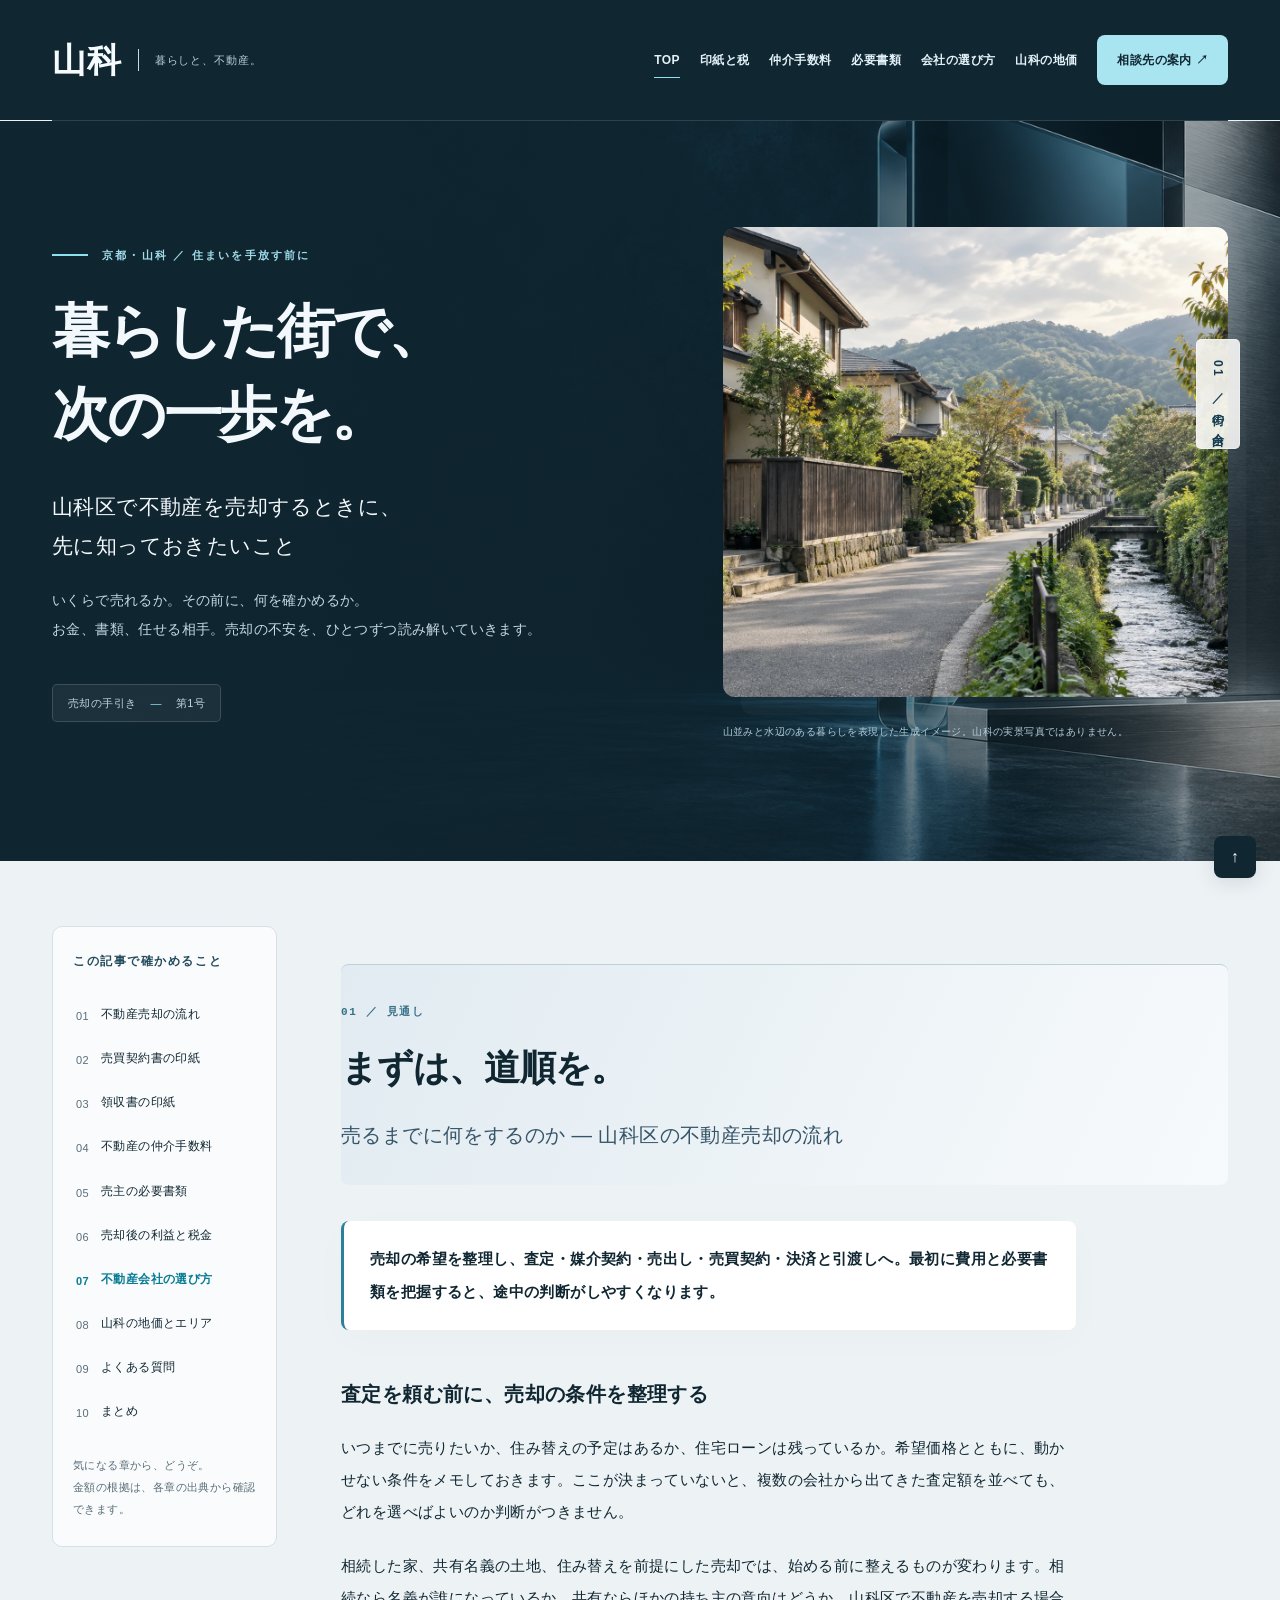
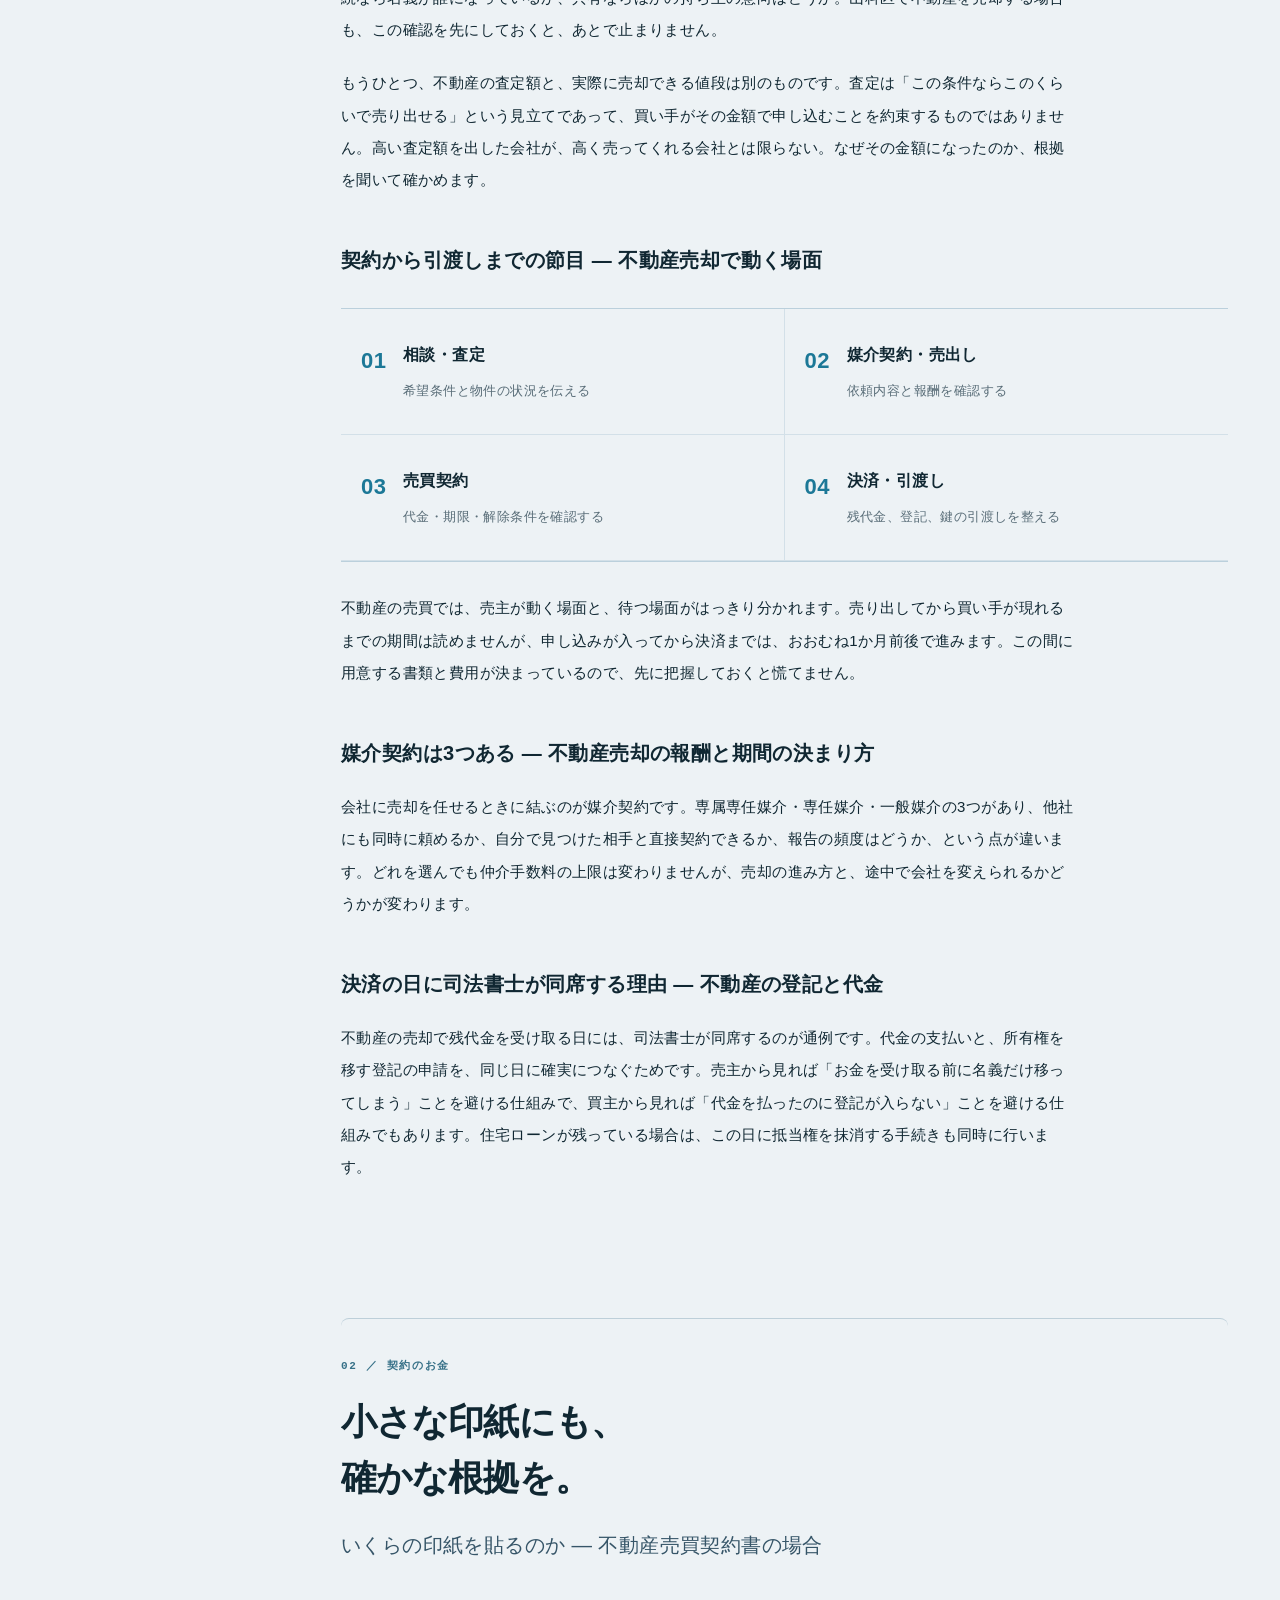
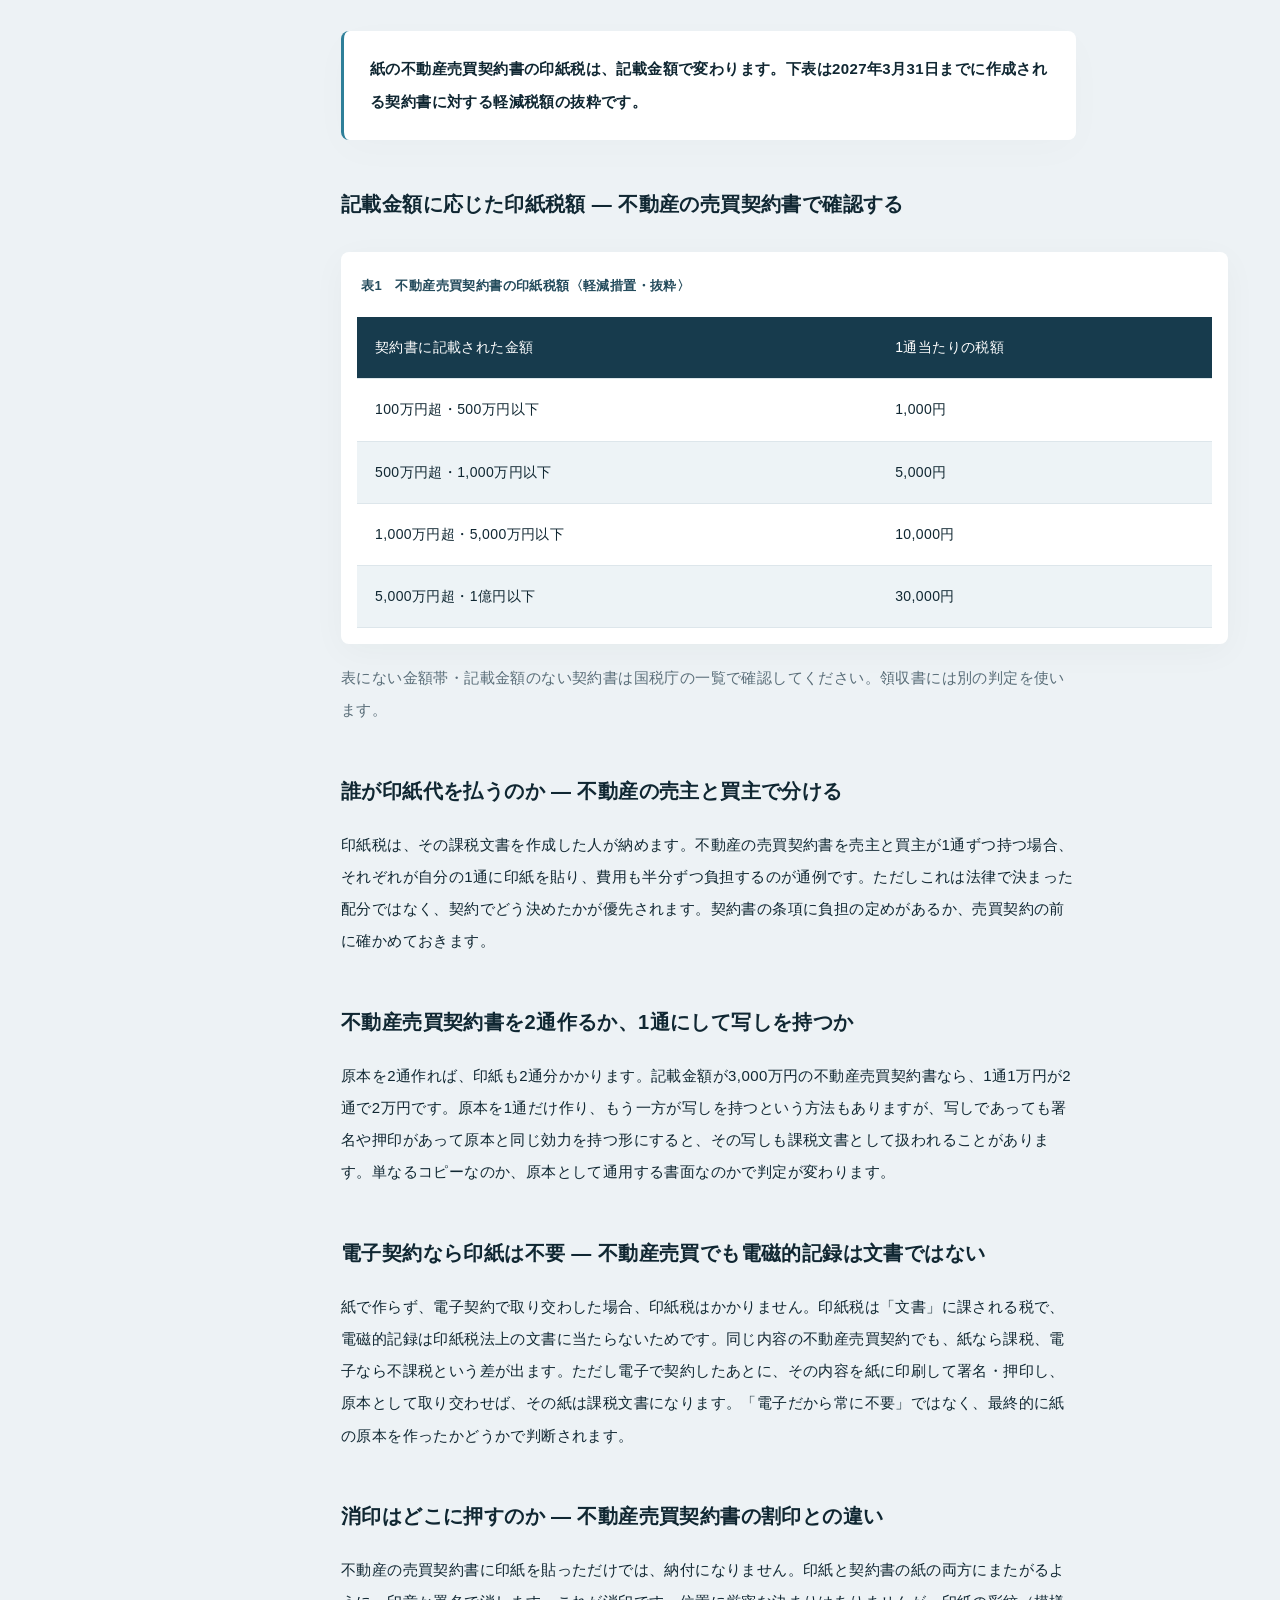
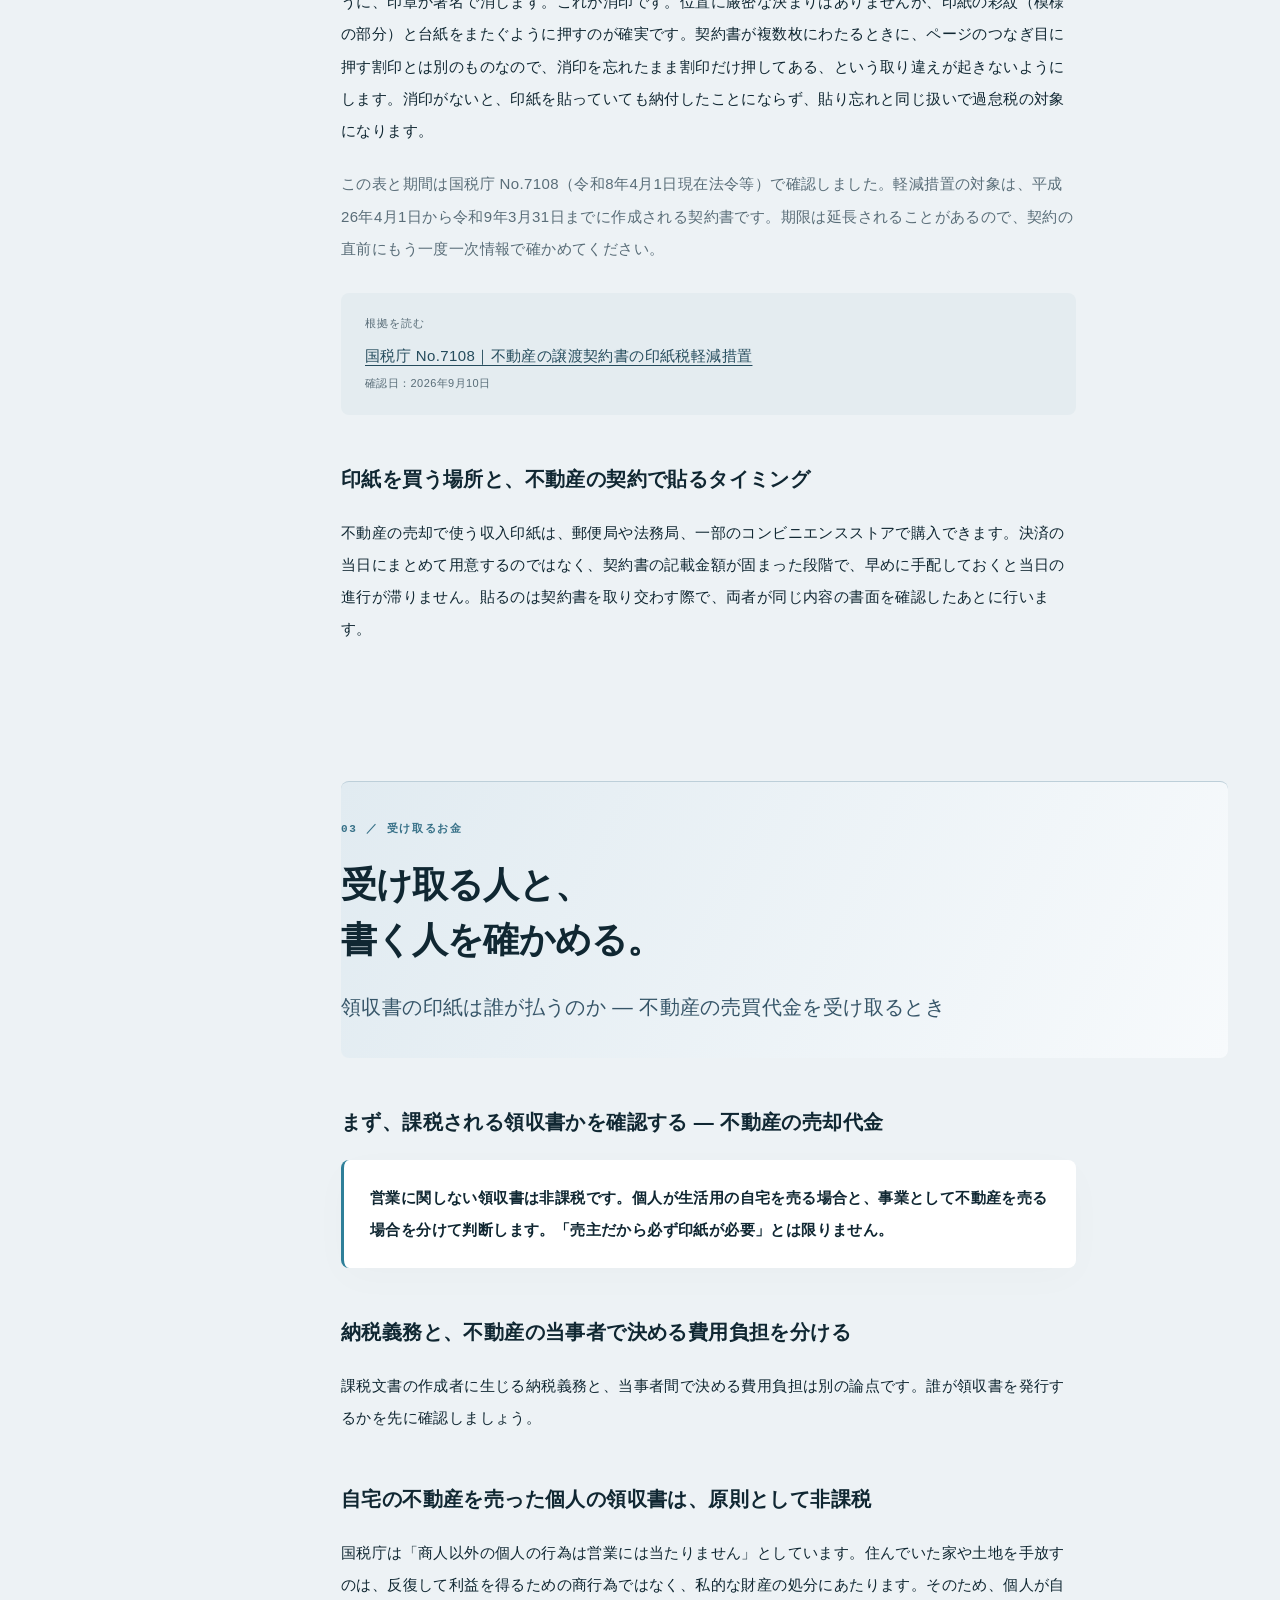
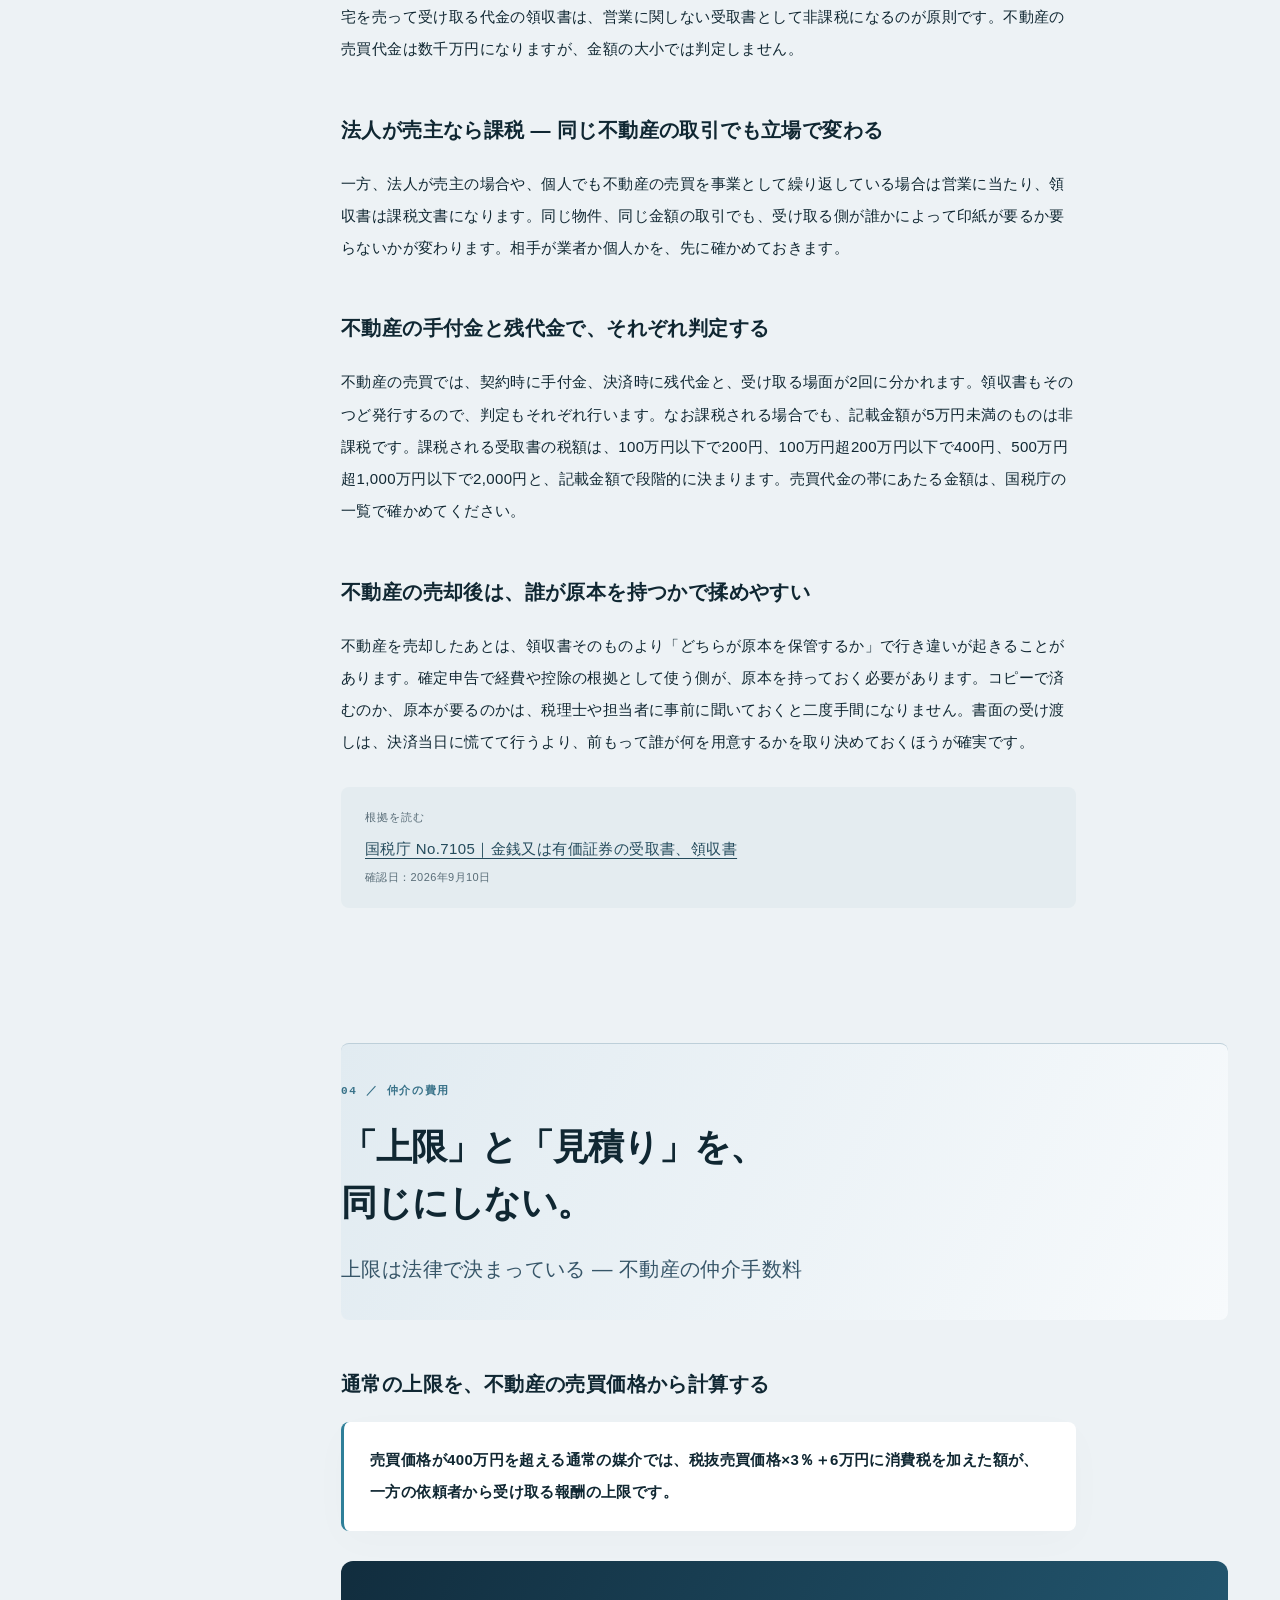
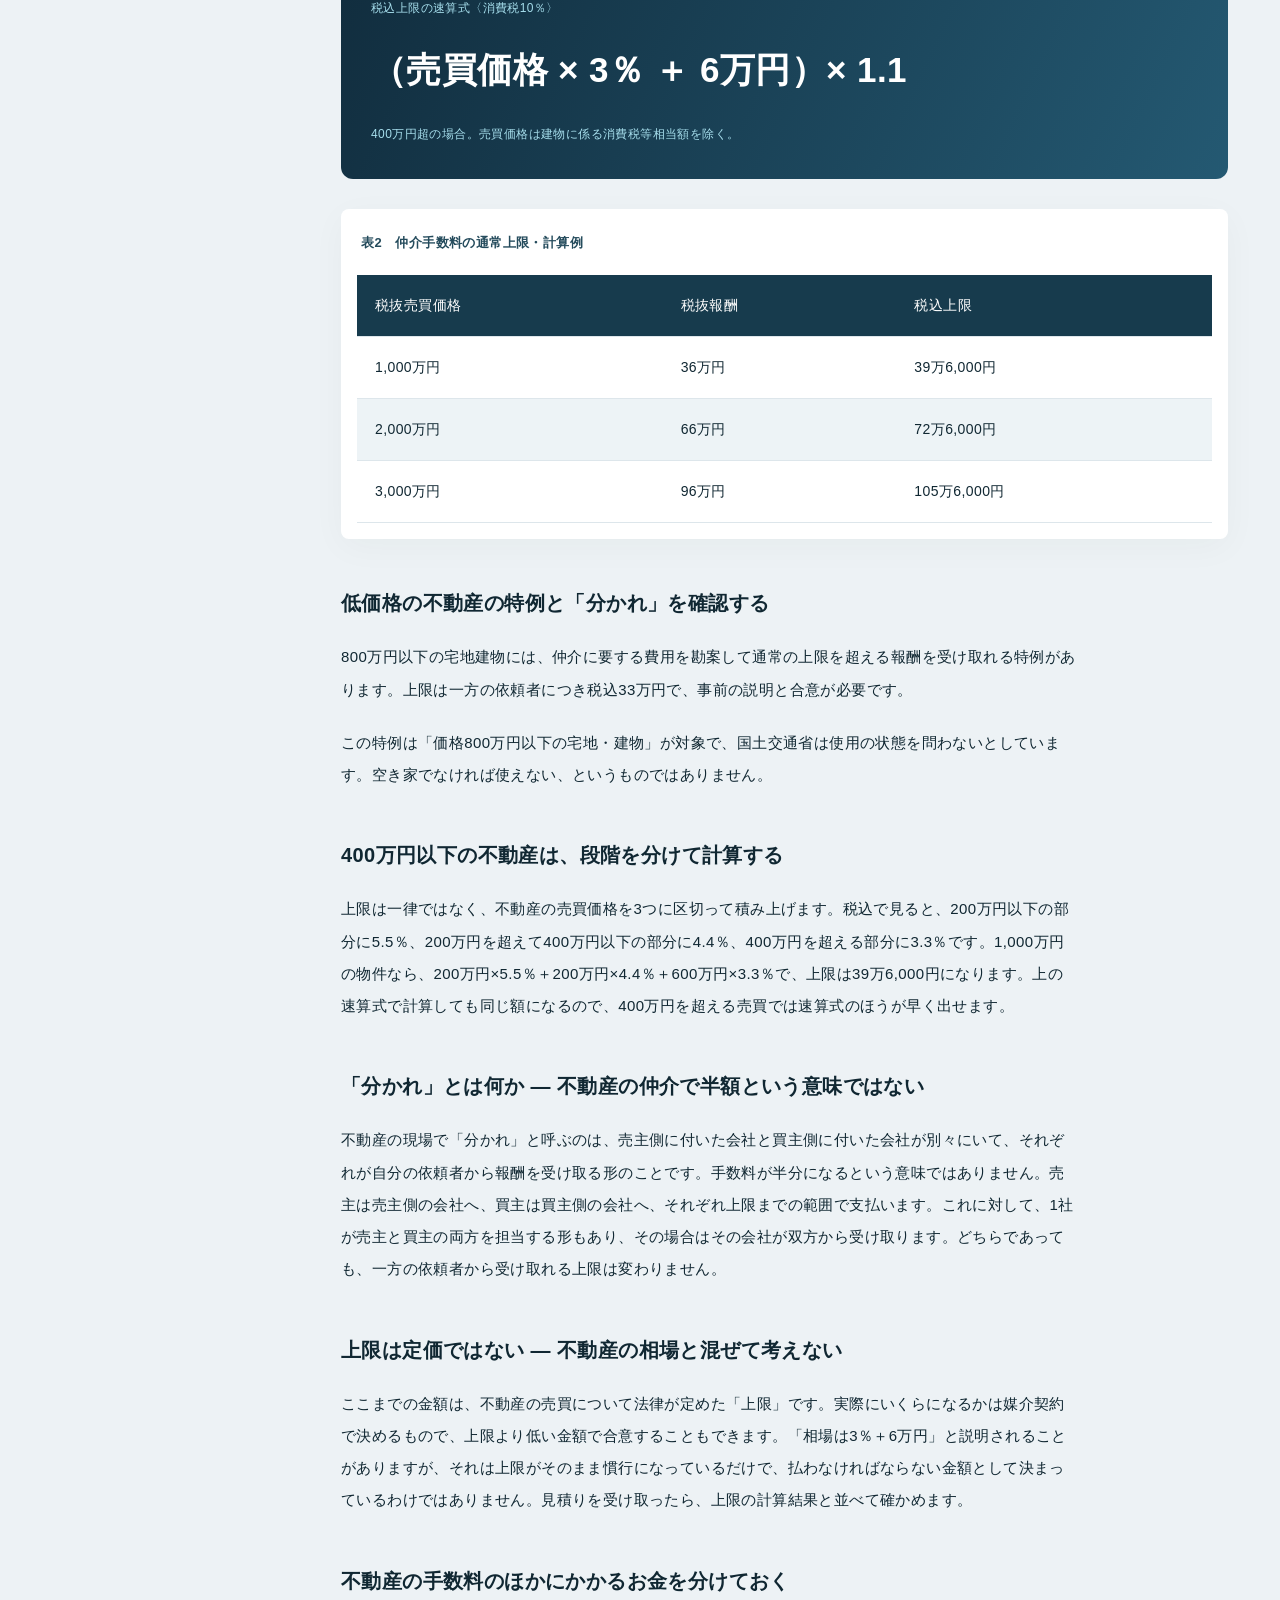
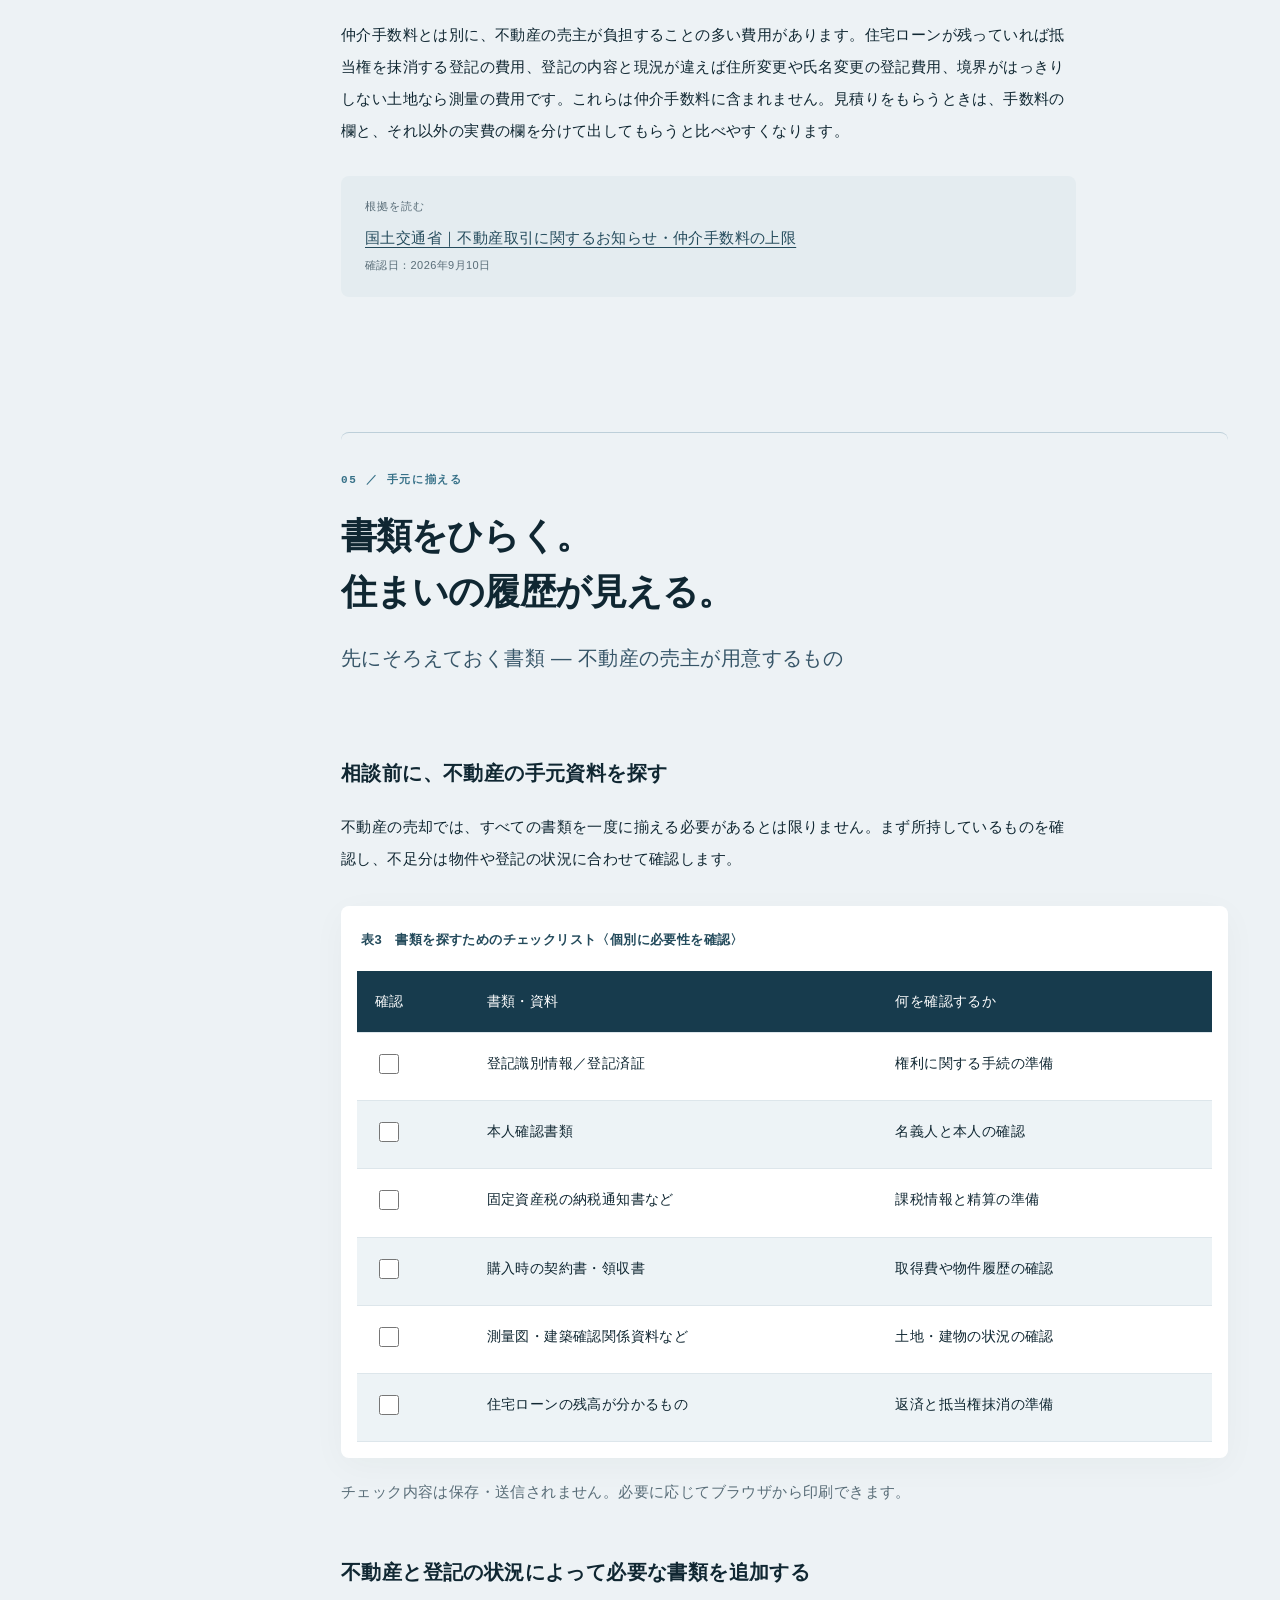
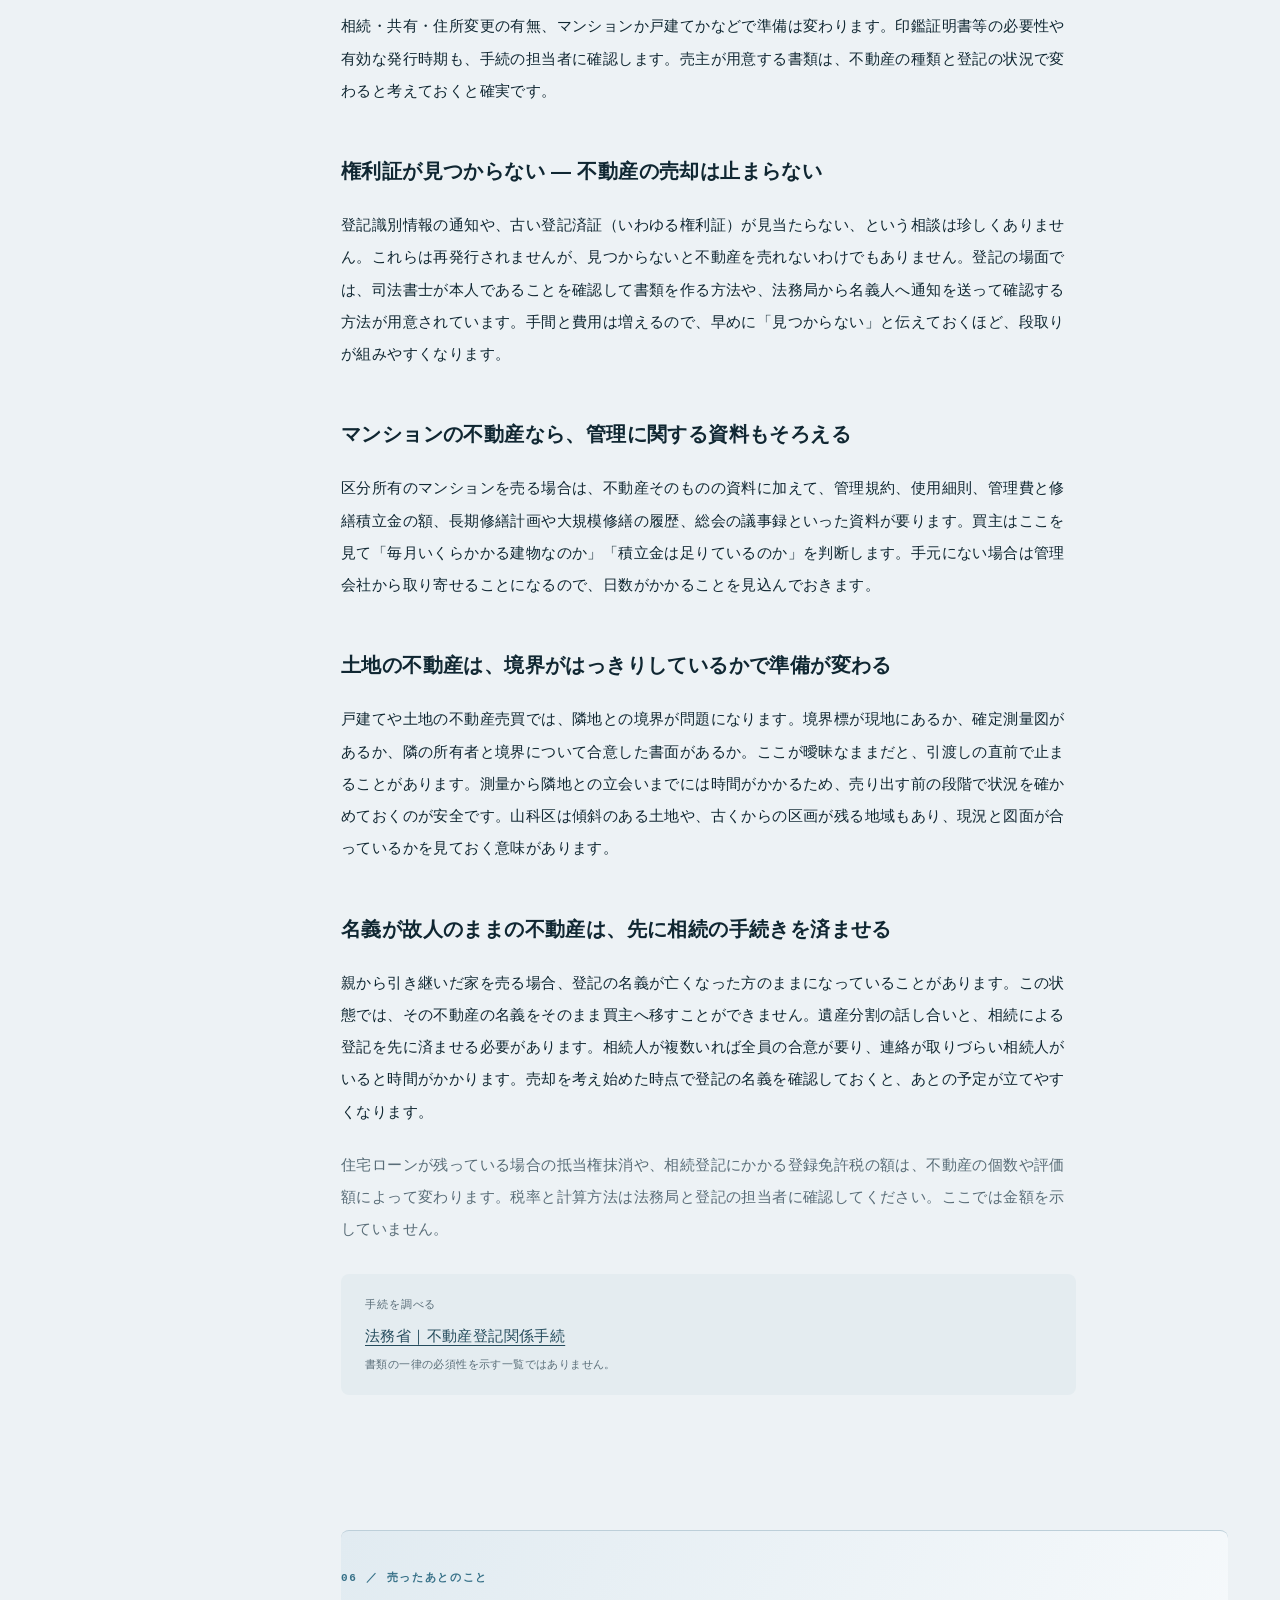
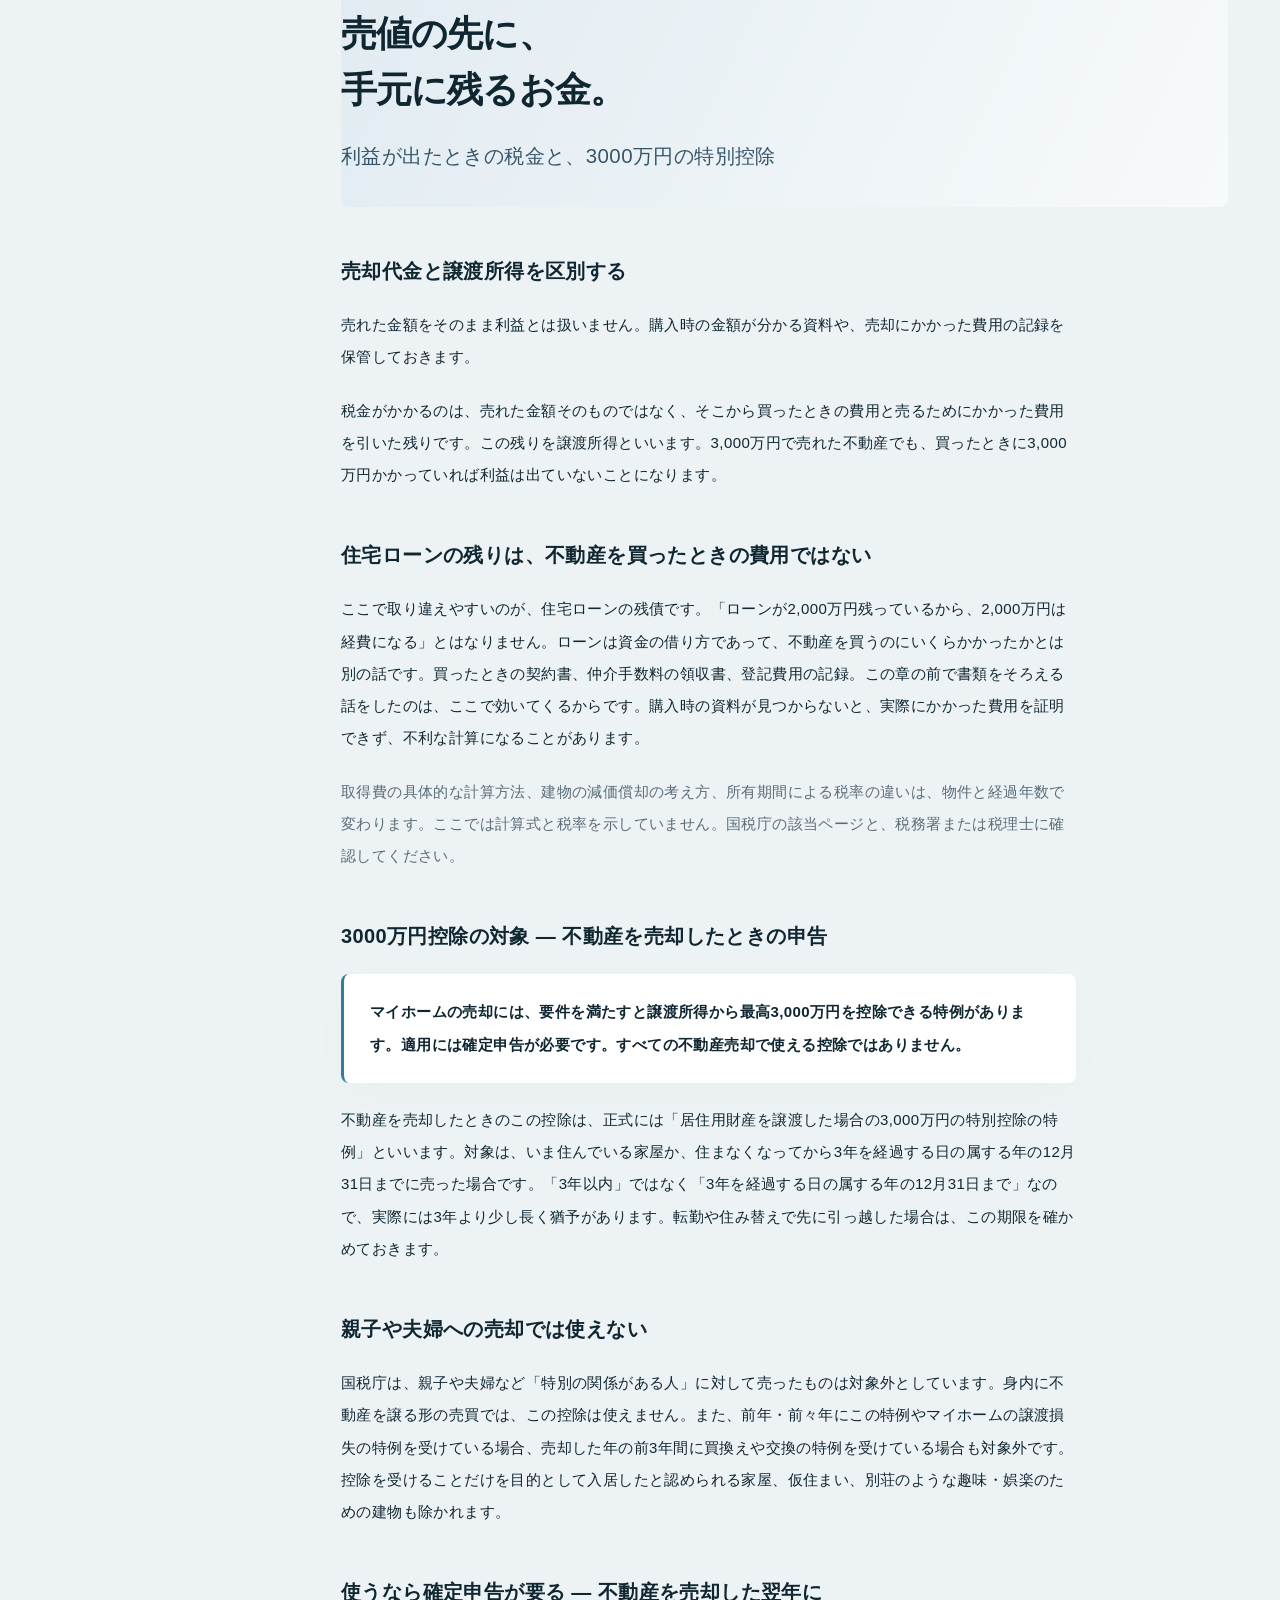
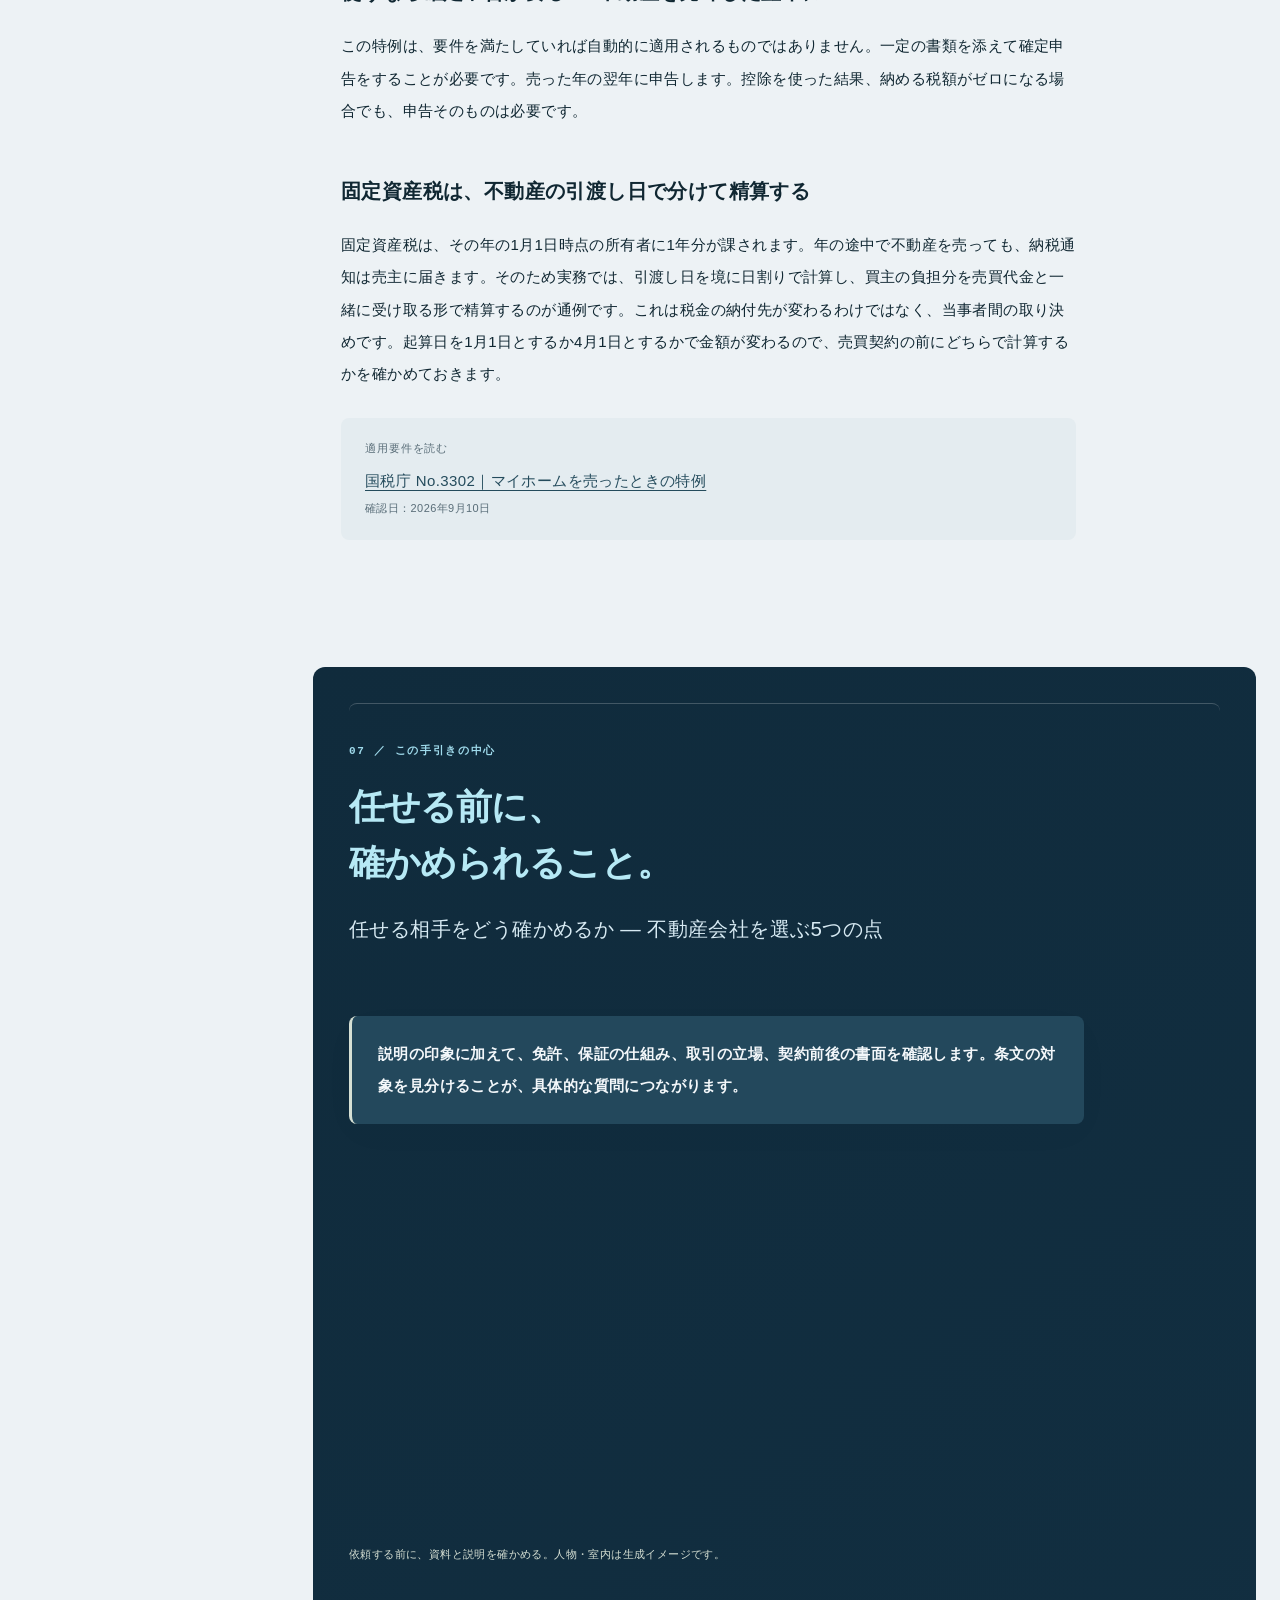
<file: 記事.html>
<!doctype html>
<html lang="ja"><head><meta charset="utf-8"><meta name="viewport" content="width=device-width,initial-scale=1"><title>山科の不動産売却の記事トップへ</title><link rel="canonical" href="https://akatsuki-5648.github.io/yamashina-fudousan-seo/"><meta http-equiv="refresh" content="0;url=./"></head><body><p><a href="./">山科の不動産売却の記事トップへ移動する</a></p></body></html>
</file>
<file: 誌面.css>
@charset "UTF-8";
:root{--paper:#F6F3EC;--ink:#292D2B;--green:#315B52;--red:#A84436;--muted:#62665F;--rule:#C9CDC2;--wash:#E7E9DF;--white:#FFFDF8;--serif:"Yu Mincho","Hiragino Mincho ProN","Noto Serif JP",serif;--sans:"Yu Gothic","Hiragino Kaku Gothic ProN","Meiryo",sans-serif}
*{box-sizing:border-box}html{scroll-behavior:smooth;scroll-padding-top:24px}body{margin:0;background:var(--paper);color:var(--ink);font-family:var(--sans);font-size:16px;line-height:1.95;overflow-wrap:anywhere}a{color:var(--green);text-underline-offset:.25em;text-decoration-thickness:1px}a:hover{text-decoration-thickness:2px}a:focus-visible,button:focus-visible,input:focus-visible,[tabindex]:focus-visible{outline:3px solid var(--red);outline-offset:5px}img{display:block;width:100%;height:auto}figure{margin:0}p{margin:0 0 1.4em}h1,h2,h3{line-height:1.65;margin:0 0 1em;text-wrap:pretty}h1,h2,h3,p{word-break:normal}h1{font-size:clamp(21px,2.1vw,29px);font-weight:600}h2{font-size:clamp(21px,2.1vw,28px);font-weight:700}h3{font-size:20px;margin-top:2em}ol,ul{padding-left:1.4em}.wrap{width:min(1240px,calc(100% - 88px));margin-inline:auto}.skip{position:fixed;left:16px;top:-90px;background:var(--white);padding:12px;z-index:10}.skip:focus{top:10px}.draft-note{font-size:12px;letter-spacing:.03em;text-align:center;background:var(--wash);padding:7px 20px}.masthead{display:flex;justify-content:space-between;align-items:center;gap:24px;padding-block:25px;border-bottom:1px solid var(--ink)}.wordmark{text-decoration:none;color:var(--ink);font-family:var(--serif);font-size:33px;letter-spacing:.14em;white-space:nowrap}.wordmark span{display:inline-block;font-family:var(--sans);font-size:12px;letter-spacing:.1em;border-left:1px solid var(--rule);padding-left:18px;margin-left:16px;vertical-align:middle}.masthead nav{display:flex;gap:25px;align-items:center;font-size:13px;font-weight:600}.masthead nav a{text-decoration:none}.masthead .nav-cta{color:var(--red);border-bottom:1px solid var(--red);padding-block:5px}.masthead nav a[aria-current="page"]{color:var(--green);border-bottom:1px solid var(--green);padding-block:5px}.masthead nav a.nav-cta[aria-current="page"]{color:var(--red);border-color:var(--red)}.cover{display:grid;grid-template-columns:1.05fr 1fr;align-items:center;gap:48px;padding-block:70px 86px}.eyebrow,.kicker{font-size:12px;font-weight:700;letter-spacing:.13em;color:var(--green)}.cover .eyebrow{margin-bottom:30px}.display-copy{font-family:var(--serif);font-size:clamp(42px,5.3vw,70px);line-height:1.48;letter-spacing:.055em;margin:0 0 35px;font-weight:500}.lead{font-size:15px;line-height:2.15;color:var(--muted)}.cover-meta{font-size:12px;margin-top:34px;margin-bottom:0}.cover-meta span{padding-inline:14px;color:var(--red)}.image-slot{position:relative}.cover-image{align-self:stretch;display:flex;flex-direction:column;min-height:490px}.cover-image img{flex:1;min-height:0;object-fit:cover;border-radius:48% 48% 0 0}.image-label{position:absolute;right:-17px;top:37%;writing-mode:vertical-rl;font-size:12px;letter-spacing:.2em;background:var(--paper);padding:18px 8px}figcaption{font-size:11px;line-height:1.8;color:var(--muted);margin-top:12px}.reading-layout{display:grid;grid-template-columns:235px minmax(0,1fr);gap:70px;align-items:start;border-top:1px solid var(--ink);padding-top:50px}.contents{position:sticky;top:28px;padding-right:20px}.contents ol{list-style:none;counter-reset:chapter;padding:0;margin:18px 0 30px}.contents li{counter-increment:chapter;border-top:1px solid var(--rule);padding-block:12px;font-size:13px}.contents a{display:flex;gap:14px;text-decoration:none;color:var(--ink)}.contents a::before{content:counter(chapter,decimal-leading-zero);color:var(--muted);font-size:11px;padding-top:2px}.contents .contents-core a,.contents .contents-core a::before{color:var(--red);font-weight:700}.aside-note{font-size:12px;color:var(--muted)}.article-body{min-width:0}.chapter{padding:14px 0 70px;margin-bottom:56px;border-bottom:1px solid var(--rule);scroll-margin-top:24px}.chapter-heading{margin-bottom:32px}.chapter-copy{font-family:var(--serif);font-size:clamp(31px,3.4vw,44px);line-height:1.6;letter-spacing:.045em;margin:18px 0 24px}.chapter-heading h2{padding-top:20px;border-top:1px solid var(--rule)}.answer{border-left:3px solid var(--green);padding-left:22px;font-weight:600}.small{font-size:13px;color:var(--muted)}.flow-list{list-style:none;counter-reset:step;padding:0;margin:30px 0}.flow-list li{counter-increment:step;display:grid;grid-template-columns:35px 175px 1fr;gap:10px;border-top:1px solid var(--rule);padding:18px 0;align-items:baseline}.flow-list li::before{content:counter(step,decimal-leading-zero);color:var(--red);font-size:13px}.flow-list span{font-size:14px;color:var(--muted)}.table-scroll{overflow-x:auto;max-width:100%;margin:30px 0 18px;overscroll-behavior-x:contain}table{border-collapse:collapse;width:100%;min-width:480px;font-size:14px;line-height:1.8;text-align:left}caption{text-align:left;font-size:13px;font-weight:700;color:var(--green);padding-bottom:14px}th,td{border-bottom:1px solid var(--rule);padding:16px 18px;vertical-align:top}thead{background:var(--green);color:var(--white)}thead th{font-weight:500}tbody th{font-weight:500}tbody tr:nth-child(even){background:rgba(49,91,82,.04)}.check-table input{width:20px;height:20px;accent-color:var(--green);cursor:pointer}.source{border-left:1px solid var(--rule);padding-left:16px;font-size:13px;line-height:1.9;margin-top:28px}.source span{display:block;color:var(--muted);font-size:11px;letter-spacing:.08em;margin-bottom:4px}.source a{display:block}.source small{display:block;color:var(--muted);font-size:11px}.formula{background:var(--wash);padding:25px 28px;margin:30px 0}.formula>span{font-size:12px;color:var(--green)}.formula p{font-size:clamp(19px,2vw,24px);font-weight:600;margin:.5em 0}.formula small{font-size:12px;color:var(--muted)}.core-chapter{background:var(--green);color:var(--white);padding:44px 42px 36px;margin-left:-24px;margin-right:-24px;border:0}.core-chapter .kicker,.core-chapter .source span,.core-chapter .source small,.core-chapter figcaption{color:#D6E0D4}.core-chapter a{color:var(--white)}.core-chapter .chapter-heading h2{border-color:#8AABA1}.core-chapter .answer{border-color:#D6E0D4}.inset-image{margin:30px 0 44px}.inset-image img{aspect-ratio:2.2;object-fit:cover}.law-item{display:grid;grid-template-columns:46px minmax(0,1fr);gap:20px;padding:26px 0;border-top:1px solid #76958C}.law-number{font-family:var(--serif);font-size:32px;color:#D6E0D4;margin:0}.law-item h3{margin-top:0}.law-item p:last-child{margin-bottom:0}.core-chapter table{background:var(--paper);color:var(--ink);min-width:440px}.core-chapter caption{color:var(--white)}.core-chapter thead{background:#25473F}.scope-note{padding:20px;border:1px solid #9AB5AB;font-size:14px}.scope-note strong{display:block;margin-bottom:8px}.chapter-next{border-top:1px solid #76958C;padding-top:24px;font-size:14px}.chapter-next p{margin-bottom:6px}.chapter-next a{font-weight:700}.area-image{margin:32px 0}.area-image img{aspect-ratio:2.05;object-fit:cover}.faq-item{border-top:1px solid var(--rule);padding-block:20px}.faq-item h3{font-size:18px;margin-top:0}.faq-item h3::before{content:"Q.";color:var(--red);font-family:var(--serif);margin-right:12px}.faq-item p{margin-bottom:0}.closing-list li{margin-bottom:10px}.consultation{background:#EBE5D8;border-top:3px solid var(--red);padding:42px;margin:0 0 70px}.consultation-title{font-family:var(--serif);font-size:36px;line-height:1.6;letter-spacing:.04em}.cta{display:flex;justify-content:space-between;align-items:center;gap:30px;width:min(100%,370px);padding:19px 24px;border:0;background:var(--red);color:white;font:600 16px var(--sans);text-decoration:none;margin:26px 0 16px}.cta:disabled{cursor:not-allowed}.footer{border-top:1px solid var(--ink);padding-block:28px;display:flex;justify-content:space-between;gap:20px;font-size:12px}.footer p{margin:0}
@media(min-width:1500px){.wrap{width:1240px}}
@media(max-width:1050px){.wrap{width:calc(100% - 48px)}.cover{gap:28px;padding-top:45px}.cover-image{min-height:430px}.reading-layout{grid-template-columns:190px minmax(0,1fr);gap:34px}.masthead nav{gap:14px}.wordmark span{display:block;border:0;padding:0;margin:0;font-size:10px}.core-chapter{margin-inline:0;padding:28px}.flow-list li{grid-template-columns:30px 1fr}.flow-list span{grid-column:2}}
@media(max-width:760px){body{font-size:16px}.wrap{width:calc(100% - 36px)}.masthead{padding-block:18px;align-items:center}.wordmark{font-size:28px}.masthead nav a:not(.nav-cta){display:none}.masthead nav{font-size:12px}.cover{grid-template-columns:1fr;padding-block:38px 44px;gap:28px}.cover .eyebrow{font-size:11px;margin-bottom:22px}.display-copy{font-size:clamp(38px,9.7vw,60px);margin-bottom:24px}.cover h1{font-size:21px}.desktop-break{display:none}.lead{font-size:14px}.cover-meta{margin-top:20px}.cover-image{min-height:0}.cover-image img{height:330px;flex:none;border-radius:40% 40% 0 0}.image-label{right:-8px}.reading-layout{display:block;padding-top:28px}.contents{position:static;padding:0;margin-bottom:38px}.contents ol{columns:2;column-gap:20px;margin-bottom:18px}.contents li{break-inside:avoid;font-size:12px;padding-block:10px}.contents a{gap:8px}.aside-note{display:none}.chapter{padding-bottom:40px;margin-bottom:36px}.chapter-copy{font-size:32px}.chapter-heading h2{font-size:22px}.chapter-heading{margin-bottom:24px}h3{font-size:19px}.answer{padding-left:16px}.formula{padding:20px}.core-chapter{padding:30px 20px;margin-inline:-8px}.core-chapter .chapter-copy{font-size:32px}.law-item{grid-template-columns:29px minmax(0,1fr);gap:12px}.law-number{font-size:25px}.scope-note{padding:15px}.consultation{padding:30px 22px}.consultation-title{font-size:30px}.footer{align-items:center}.table-scroll{background:linear-gradient(90deg,transparent 95%,rgba(41,45,43,.08))}}
@media(prefers-reduced-motion:reduce){html{scroll-behavior:auto}}/* ★フッター（§53 注記／§45① ページ単位のリンク）2026-09-12 */
.footer{display:block;border-top:1px solid var(--ink);padding-block:40px 56px;font-size:15px}
.footer .footer-inner{display:block}
.footer-map{display:flex;flex-direction:column;gap:9px;margin:0 0 28px}
.footer-map a{font-size:15px;line-height:1.7;color:var(--ink);text-decoration:none;border-bottom:1px solid transparent;width:fit-content}
.footer-map a:hover{border-bottom-color:var(--green)}
.footer-notes{border:1px solid var(--rule);padding:18px 20px;margin:0 0 20px;background:var(--white)}
.footer-notes p{font-size:15px;line-height:1.9;margin:0 0 12px;color:var(--ink)}
.footer-notes p:last-child{margin-bottom:0}
.footer-notes strong{display:block;color:var(--green);font-weight:600}
.footer-bottom{display:flex;justify-content:space-between;align-items:center;gap:16px;flex-wrap:wrap}
.footer-copy{font-size:14px;color:var(--muted);margin:0}
.footer-bottom a{font-size:14px;color:var(--muted)}
@media(max-width:760px){.footer-map a{font-size:14px}.footer-notes p{font-size:14px}}
@media print{body{font-size:11pt;background:white;color:black}.draft-note,.masthead,.contents,.skip,.footer,.consultation{display:none}.wrap{width:100%}.cover{display:block;padding:0}.cover-image,.inset-image,.area-image{display:none}.display-copy{font-size:30pt}.reading-layout{display:block;border:0}.chapter{margin:0;padding:20px 0;break-inside:auto}.core-chapter{background:white;color:black;margin:0;padding:20px 0}.core-chapter a,.core-chapter .kicker,.core-chapter .source span,.core-chapter .source small,.core-chapter caption{color:black}.table-scroll{overflow:visible}table,.core-chapter table{min-width:0}thead{display:table-header-group}tr,h2,h3{break-inside:avoid}.chapter-copy{font-size:23pt}a{color:black}.source a::after{content:" (" attr(href) ")";font-size:8pt}.core-chapter .law-number{color:black}}
</file>
<file: 山科エディトリアル.css>
/* 山科の誌面 — 2026-09-12 / 本文と見出しの意味構造は保持 */
:root{--paper:#eef2f4;--white:#ffffff;--ink:#102732;--green:#244b5c;--red:#087c94;--muted:#596d78;--wash:#e3eaee;--rule:#cbd8df;--accent:#8de0ed;--radius:26px}
body{background:var(--paper);line-height:2;letter-spacing:.025em}
body::before{content:"";position:fixed;inset:0;z-index:-1;background:url("images/08-mineral-glass.png") center/cover;opacity:.16;pointer-events:none}
.wrap{width:min(1400px,calc(100% - 104px))}
.draft-note{background:#102732;color:#e2ecf1;font-size:11px;padding:5px 20px}
.masthead{position:relative;z-index:20;border:0;padding-block:26px;gap:24px}
.wordmark{font-size:34px;letter-spacing:.08em;display:flex;align-items:center;gap:15px}
.wordmark span{font-size:11px;margin:0;padding-left:16px;letter-spacing:.08em}
.masthead nav{gap:20px;font-size:12px}
.masthead nav a{transition:color .2s,background .2s;white-space:nowrap}
.masthead nav a:hover{color:var(--red)}
.masthead .nav-cta{background:var(--green);color:var(--white);border:0!important;border-radius:50px;padding:13px 20px}
.cover{isolation:isolate;position:relative;grid-template-columns:1.08fr 1fr;gap:clamp(26px,4vw,70px);padding:60px 0 88px;min-height:730px}
.cover::before{content:"";position:absolute;z-index:-1;inset:0 34% 12px -52px;background:linear-gradient(90deg,#f3f0e5ea,#f3f0e599),url("images/08-mineral-glass.png") center/cover;border-radius:0 180px 0 0}
.cover-copy{position:relative;z-index:2}
.cover .eyebrow{font-size:11px;letter-spacing:.2em;display:flex;align-items:center;gap:14px;margin-bottom:24px}
.cover .eyebrow::before{content:"";width:26px;height:2px;background:var(--red)}
.display-copy{font-size:clamp(40px,4.7vw,76px);line-height:1.4;letter-spacing:.055em;margin-bottom:30px;font-weight:500}
.cover h1{font-size:clamp(19px,1.65vw,25px);line-height:1.85;max-width:31em}
.cover .lead{font-size:14px;max-width:35em;line-height:2.1}
.cover-meta{display:inline-flex;align-items:center;background:#dce8ee;border-radius:50px;padding:7px 15px;margin-top:20px;font-size:11px}
.cover-image{min-height:520px;position:relative;transform:translateY(20px)}
.cover-image img{border-radius:180px 14px 110px 14px;box-shadow:20px 28px 0 #b7cbd5;object-position:center;transition:border-radius .8s}
.cover-image:hover img{border-radius:150px 28px 90px 28px}
.cover-image figcaption{position:relative;margin:22px 0 0;padding:0 18px;font-size:10px;line-height:1.7}
.image-label{right:-14px;top:22%;padding:20px 9px;border-radius:30px;background:var(--white);color:var(--green);box-shadow:0 8px 30px #10273210}
.reading-layout{border:0;grid-template-columns:225px minmax(0,1fr);gap:clamp(35px,5vw,85px);padding-top:36px}
.contents{top:30px;padding:22px 20px 26px;background:#ffffff8c;border-radius:20px}
.contents>.eyebrow,.contents nav>.eyebrow{font-size:12px}
.contents ol{margin:20px 0}
.contents li{border:0;padding:9px 0;font-size:12px}
.contents a{gap:12px;line-height:1.65;border-radius:8px;transition:background .2s,color .2s;padding:3px}
.contents a:hover,.contents a[aria-current="location"]{color:var(--red);background:#deedf3}
.contents a[aria-current="location"]{font-weight:700}
.aside-note{font-size:11px;margin:0}
.article-body{max-width:1030px}
.chapter{position:relative;border:0;padding:38px 0 76px;margin-bottom:0;scroll-margin-top:25px}
.chapter-heading{position:relative;padding:38px 40px;background:#dde8ee;border-radius:24px 24px 72px 24px;margin-bottom:36px;overflow:hidden}
.chapter-heading::after{content:"";position:absolute;width:150px;height:150px;right:-40px;top:-65px;border-radius:50%;background:#ffffff48;pointer-events:none}
.kicker{margin:0;font-size:11px;letter-spacing:.14em}
.chapter-copy{font-size:clamp(28px,3vw,43px);line-height:1.55;letter-spacing:.035em;margin:18px 0 20px}
.chapter-heading h2{font-size:clamp(18px,1.6vw,23px);font-weight:600;border:0;padding:0;margin:0;line-height:1.8;position:relative;max-width:36em}
.chapter>p,.chapter>h3{max-width:49em}
.chapter>p{font-size:15px;line-height:2.15}
.chapter h3{font-size:20px;margin:2.3em 0 1em;line-height:1.8}
.answer{border:0;background:#ffffff;border-radius:14px;padding:22px 26px;font-weight:600}
.table-scroll{border-radius:16px;background:#ffffff;box-shadow:0 8px 35px #1b352809;padding:10px 16px 16px}
table{font-size:14px;min-width:480px}
th,td{border-color:#dde6eb;padding:18px}
thead{background:#173b4d}
tbody tr:nth-child(even){background:#edf3f6}
caption{padding:12px 4px 20px}
.source{background:#e4ecf0;border:0;padding:19px 24px;border-radius:12px;font-size:12px}
.formula{padding:30px;background:#102732;color:#ffffff;border-radius:20px}
.formula>span,.formula small{color:#a6deec}
.formula p{font-family:var(--serif);font-size:clamp(21px,2.8vw,35px);line-height:1.7}
.flow-list{display:grid;grid-template-columns:1fr 1fr;gap:12px;counter-reset:step}
.flow-list li{position:relative;display:block;background:#e2ecf1;border:0;border-radius:16px;padding:24px 22px 24px 62px}
.flow-list li::before{position:absolute;left:20px;top:23px;font-family:var(--serif);font-size:22px}
.flow-list strong{display:block;font-size:16px}
.flow-list span{display:block;margin-top:7px;font-size:13px}
.core-chapter{background:#102732;color:#f3f7fa;border-radius:30px;margin:30px -28px 55px;padding:32px 36px 42px}
.core-chapter .chapter-heading{background:#244b60;color:#ffffff}
.core-chapter .answer{background:#23485c}
.core-chapter h3{color:#aee4f2}
.core-chapter .source{background:#1b3c4c}
.core-chapter .source a{color:#f0f7fa}
.core-chapter .chapter-copy{color:#b6e9f5}
.core-chapter .law-item{border:0;background:#1b3c4c;border-radius:16px;margin-bottom:18px;padding:24px}
.core-chapter .law-item h3{margin-top:0}
.core-chapter .table-scroll{background:#f4f7f9}
.core-chapter caption{color:#1e4356}
.core-chapter .scope-note{border-color:#758878;border-radius:15px}
.inset-image img,.area-image img{border-radius:20px;aspect-ratio:2.3}
.inset-image,.area-image{position:relative}
.faq-item{border:0;border-radius:18px;background:#ffffff;margin-bottom:12px;padding:24px 28px}
.faq-item h3{margin-top:0;font-size:17px}
.consultation{position:relative;isolation:isolate;background:#dae8ee;border:0;border-radius:30px;padding:44px 42px;overflow:hidden}
.consultation::before{content:"";z-index:-1;position:absolute;inset:0;background:linear-gradient(90deg,#dae8eeef,#dae8eebf),url("images/08-mineral-glass.png") center/cover}
.consultation-title{font-size:clamp(28px,3vw,42px)}
.cta{border-radius:50px;background:#163f53}
.footer{border:0;background:#102732;color:#eff8ff;border-radius:30px 30px 0 0;padding:48px;margin-top:44px}
.footer-map{display:grid;grid-template-columns:1fr 1fr;gap:14px 40px}
.footer-map a,.footer-bottom a,.footer-copy{color:#edf7fd}
.footer-notes{background:#1d3d4f;color:#edf7fd;border:0;border-radius:18px;padding:26px}
.footer-notes p{color:#d4e7f0;font-size:13px}
.footer-notes strong{color:#9fd9eb}
.footer-map a{font-size:14px}
.page-inshi{--red:#247e9d}
.page-inshi .cover::before{background:linear-gradient(90deg,#eee4d2ec,#f5f0e580),url("images/08-mineral-glass.png") center/cover;border-radius:0 0 150px 0}
.page-inshi .cover-image img{border-radius:18px;box-shadow:18px 18px 0 #9abcc9;transform:rotate(2deg)}
.page-inshi .chapter-heading{background:#e2edf3;border-radius:8px 45px 8px 8px}
.page-tesuryo .cover{grid-template-columns:1fr 1.15fr}
.page-tesuryo .cover-image img{border-radius:18px 130px 18px 18px}
.page-tesuryo .chapter-heading{background:#e5eff3;border-radius:0;padding-left:34px;border-left:5px solid #215d77}
.page-shorui .cover-image{transform:translateY(-4px)}
.page-shorui .cover-image img{border-radius:95px 20px 20px 20px;box-shadow:14px 14px 0 #d1e3eb,28px 28px 0 #9eb9c9}
.page-shorui .chapter-heading{background:#e4edf2;border-radius:20px 20px 0 0}
.page-shorui .check-table{font-size:15px}
.page-kaisha .cover{grid-template-columns:1fr 1fr}
.page-kaisha .cover-image img{border-radius:180px 180px 14px 14px}
.page-kaisha .chapter-heading{background:#183d52;color:#f0f6fa}
.page-kaisha .chapter-heading .kicker{color:#afe0ed}
.page-chika .cover{display:grid;grid-template-columns:1fr;min-height:0;padding-top:35px}
.page-chika .cover-copy{display:grid;grid-template-columns:1.1fr 1fr;gap:0 50px}
.page-chika .cover .eyebrow,.page-chika .display-copy{grid-column:1}
.page-chika .cover h1,.page-chika .cover .lead,.page-chika .cover-meta{grid-column:2}
.page-chika .cover h1{grid-row:1/3;align-self:center}
.page-chika .cover .lead{grid-row:3}
.page-chika .cover-meta{grid-row:4;justify-self:start}
.page-chika .cover-image{height:380px;min-height:0;transform:none}
.page-chika .cover-image img{border-radius:20px;box-shadow:none}
.page-chika .chapter-heading{background:#d9e7ee;border-radius:18px 70px 18px 18px}
.page-soudan .cover{grid-template-columns:1.15fr 1fr}
.page-soudan .cover-image img{border-radius:200px 200px 200px 20px;box-shadow:none}
.page-soudan .chapter-heading{background:#dce9f0;border-radius:60px 18px 18px 18px;padding-left:45px}
.page-top #area .chapter-heading{background:linear-gradient(90deg,#e7ebdcf5,#e7ebdcc9),url("images/03-yamashina-street.webp") center/cover}
.page-top #documents .chapter-heading{background:linear-gradient(90deg,#f0ebddf5,#f0ebddc9),url("images/06-documents-list.webp") center/cover}
.page-top #stamp .chapter-heading{background:linear-gradient(90deg,#f0ebddf5,#f0ebddc9),url("images/04-stamp-tax.webp") center/cover}
.reading-progress{position:fixed;top:0;left:0;width:100%;height:3px;background:var(--red);transform:scaleX(var(--read-progress,0));transform-origin:left;z-index:100;pointer-events:none}
.back-top{position:fixed;bottom:22px;right:24px;z-index:30;width:42px;height:42px;background:#102732;color:white;border-radius:50%;display:grid;place-items:center;text-decoration:none;box-shadow:0 4px 20px #10273220}
@media(prefers-reduced-motion:no-preference){
.cover-copy{animation:opening .75s both}.cover-image{animation:opening 1s both}
@keyframes opening{from{opacity:.4;translate:0 15px}to{opacity:1;translate:0 0}}
.chapter-heading{transition:box-shadow .4s}.chapter-heading:hover{box-shadow:0 16px 40px #1027320b}
}
@media(max-width:1150px){.wrap{width:calc(100% - 56px)}.masthead{align-items:flex-start}.wordmark{font-size:28px}.masthead nav{gap:12px;flex-wrap:wrap;justify-content:flex-end}.wordmark span{display:block;font-size:10px}.cover{gap:30px;min-height:640px}.cover-image{min-height:440px}.reading-layout{grid-template-columns:190px minmax(0,1fr);gap:36px}.chapter-heading{padding:30px}.core-chapter{margin-inline:0}.footer{padding:36px}.display-copy{font-size:clamp(35px,4.7vw,65px)}}
@media(max-width:760px){
.wrap{width:calc(100% - 36px)}.masthead{display:block;padding:18px 0 12px}.wordmark{display:flex;font-size:29px}.wordmark span{border-left:1px solid #bed2de;padding-left:15px;font-size:11px}
.masthead nav{display:flex;flex-wrap:nowrap;justify-content:flex-start;overflow-x:auto;gap:18px;padding:18px 0 8px;font-size:12px;scrollbar-width:thin}.masthead nav a:not(.nav-cta){display:block}.masthead .nav-cta{padding:6px 14px;flex-shrink:0}
.cover,.page-tesuryo .cover,.page-kaisha .cover,.page-soudan .cover{display:flex;flex-direction:column;gap:24px;padding:30px 0 45px;min-height:0}
.cover::before{inset:0 -18px 28% -18px;border-radius:0 80px 0 0}
.cover-copy{width:100%}.display-copy{font-size:clamp(31px,8.4vw,53px);line-height:1.5;margin-bottom:25px}.cover .eyebrow{font-size:10px;margin-bottom:22px}.cover h1{font-size:20px;max-width:none}.cover .lead{font-size:14px}.cover-meta{margin-top:6px}
.cover-image{width:100%;min-height:0;transform:none;height:auto;padding-right:10px}.cover-image img{width:100%;height:310px;min-height:0;flex:none;border-radius:90px 12px 60px 12px;box-shadow:10px 12px 0 #b7cbd5}.cover-image figcaption{padding:0;margin-top:20px}.image-label{right:-7px;top:15%;font-size:10px}
.page-shorui .cover-image{transform:none}.page-shorui .cover-image img{box-shadow:7px 7px 0 #d1e3eb,14px 14px 0 #9eb9c9}
.page-chika .cover-copy{display:block}.page-chika .cover-image{height:auto}.page-chika .cover-image img{height:260px}
.page-kaisha .cover-image img{border-radius:90px 90px 12px 12px}
.page-soudan .cover-image img{border-radius:100px 100px 100px 12px}
.reading-layout{display:block;padding-top:10px}.contents{position:relative;top:auto;padding:22px;margin-bottom:24px;background:#e0ecf2}.contents ol{columns:1;display:grid;grid-template-columns:1fr 1fr;gap:0 16px}.contents li{padding:8px 0;font-size:11px}.contents a{gap:8px}
.chapter{padding:24px 0 42px}.chapter-heading{padding:26px 23px;border-radius:20px 20px 48px 20px;margin-bottom:28px}.chapter-copy{font-size:clamp(24px,7vw,34px);margin-block:14px 19px}.chapter-heading h2{font-size:19px;line-height:1.8}.chapter>p{font-size:15px}.chapter h3{font-size:19px}
.flow-list{grid-template-columns:1fr}.flow-list li{padding:20px 22px 20px 58px}.table-scroll{padding:8px;border-radius:12px}th,td{padding:15px}.answer{padding:20px}
.core-chapter{padding:22px 18px;margin-inline:-4px;border-radius:22px}.core-chapter .chapter-heading{padding:23px 19px}.core-chapter .chapter-copy{font-size:29px}.core-chapter .law-item{padding:20px 14px;gap:12px}
.consultation{padding:28px 24px;border-radius:22px}.footer{padding:30px 24px;border-radius:22px 22px 0 0}.footer-map{grid-template-columns:1fr}.footer-notes{padding:20px}.footer-bottom{display:block}.back-top{right:14px;bottom:14px;width:38px;height:38px}
}
@media print{body::before,.reading-progress,.back-top{display:none}.cover::before{display:none}.chapter-heading,.core-chapter{background:none;color:black;box-shadow:none}.chapter-heading{padding:0}.cover-copy{animation:none}.article-body{max-width:none}}
/* Mineral / Glass — 和紙・紙の重なりから現代的な建築エディトリアルへ */
:root{--serif:"Yu Gothic","Hiragino Kaku Gothic ProN","Meiryo",sans-serif;--radius:14px}
body{background:#edf2f5}
body::before{display:none}
.draft-note{background:#091c28;color:#a6c2d0}
.masthead{color:#edf7fd;background:#102732;border-bottom:1px solid #ffffff20}
.masthead::before{content:"";position:absolute;inset:0 calc((min(1400px,100vw - 104px) - 100vw)/2);background:#102732;z-index:-1}
.wordmark{color:#f6fbff;letter-spacing:.04em;font-weight:700}
.wordmark span{color:#bacfdc;font-weight:500}
.masthead nav a,.masthead nav a[aria-current="page"]{color:#e3f1f8}
.masthead nav a[aria-current="page"]{border-color:#8de0ed}
.masthead .nav-cta,.masthead nav a.nav-cta[aria-current="page"]{color:#102732;background:#a9e5f0;border-radius:8px}
.cover{color:#f3f8fc;min-height:740px;padding-block:68px 84px;gap:5%;grid-template-columns:1.15fr .95fr}
.cover::before,.page-inshi .cover::before{inset:0 calc((min(1400px,100vw - 104px) - 100vw)/2);border-radius:0;background:linear-gradient(90deg,#102732f5 5%,#102732dd 45%,#10273250),url("images/08-mineral-glass.png") center/cover}
.cover .eyebrow{color:#a1dce9;font-size:11px}
.cover .eyebrow::before{background:#8de0ed;width:36px}
.display-copy{font-weight:600;font-size:clamp(38px,4.5vw,70px);line-height:1.45;letter-spacing:-.045em}
.cover h1{color:#f3f8fc;font-weight:500}
.cover .lead{color:#c5d9e4}
.cover-meta{background:#ffffff0d;border:1px solid #ffffff26;color:#bdd5e2;border-radius:5px}
.cover-meta span{color:#8de0ed}
.cover-image{min-height:450px;max-height:610px;align-self:center;transform:none}
.cover-image img,.cover-image:hover img{height:470px;flex:none;border-radius:12px;box-shadow:18px 18px 0 #ffffff08;object-fit:cover}
.cover-image figcaption{color:#b2ccd9;margin-top:26px;padding:0;max-width:46em}
.image-label{background:#ffffffd9;color:#153c50;backdrop-filter:blur(14px);border:1px solid #ffffff5c;right:-12px;border-radius:5px;font-weight:600}
.reading-layout{padding-top:65px}
.contents{border-radius:10px;border:1px solid #d4e0e7;background:#ffffffb3;backdrop-filter:blur(16px)}
.chapter-heading{background:linear-gradient(115deg,#e1ebf1,#f7fafc);border-radius:8px;padding:36px 0 32px;border-top:1px solid #bdcfd9}
.chapter-heading::after{display:none}
.chapter-copy{font-weight:600;letter-spacing:-.025em;line-height:1.55;font-size:clamp(27px,2.8vw,42px)}
.chapter-heading h2{font-weight:500;max-width:38em;color:#365568}
.chapter-heading .kicker{font-family:monospace;color:#377188;letter-spacing:.15em}
.answer{border-radius:8px;border-left:3px solid #2e7f99;box-shadow:0 10px 40px #14374b05}
.table-scroll,.faq-item,.source{border-radius:8px}
.formula{border-radius:12px;background:linear-gradient(115deg,#112d3e,#245972)}
.flow-list{gap:0;border-top:1px solid #bbd0dc;border-bottom:1px solid #bbd0dc}
.flow-list li{background:transparent;border-radius:0;border-bottom:1px solid #d3e0e8;padding-block:30px}
.flow-list li:nth-child(odd){border-right:1px solid #d3e0e8}
.flow-list li::before{top:30px;font-weight:600;color:#1c7897}
.core-chapter{border-radius:12px;background:linear-gradient(145deg,#102b3c,#15364b);padding:36px}
.core-chapter .chapter-heading{background:transparent;padding-inline:0;border-color:#ffffff35;color:white}
.core-chapter .chapter-heading h2{color:#d7eaf3}
.core-chapter .kicker,.core-chapter .law-number{color:#9fdaeb}
.core-chapter .law-item{border-radius:8px}
.core-chapter .small,.core-chapter .flow-list span{color:#c5dbe7}
.core-chapter .faq-item,.core-chapter .formula{background:#21485e;color:#f2f9fd}
.core-chapter thead{background:#163c51}
.consultation{border-radius:12px;background:#d9eaf2}
.consultation::before{background:linear-gradient(90deg,#e1eff5fc,#e1eff5d9),url("images/08-mineral-glass.png") center/cover}
.consultation-title{font-weight:600;letter-spacing:-.035em}
.cta{border-radius:8px}
.footer{border-radius:12px 12px 0 0;background:#102732}
.footer-notes{border-radius:8px}
.page-inshi .cover{grid-template-columns:1.15fr .85fr}
.page-inshi .cover-image img{border-radius:4px;box-shadow:16px 16px 0 #7aa1b322;transform:none;object-position:center}
.page-inshi .chapter-heading{background:transparent;border-radius:0;border-top:2px solid #a0bdcc}
.page-tesuryo .cover-image img{border-radius:12px;box-shadow:0 0 0 1px #b1d3e933,18px 18px 0 #b1d3e90b}
.page-tesuryo .chapter-heading{background:#e0edf4;border-radius:8px;border-left:0;border-top:0;padding:32px}
.page-shorui .cover-image img{border-radius:8px;box-shadow:14px 14px 0 #7cacc224,0 0 0 1px #cee8f522}
.page-shorui .chapter-heading{border-radius:0;background:transparent;border-top:0;border-left:3px solid #4a869f;padding:8px 0 8px 28px}
.page-kaisha .cover-image img{border-radius:8px;box-shadow:none;aspect-ratio:1}
.page-kaisha .chapter-heading{background:#173d53;color:#eef7fc;border:0;padding:36px;border-radius:10px}
.page-kaisha .chapter-heading h2{color:#cfdfeb}
.page-kaisha .chapter-heading .kicker{color:#9fd9eb}
.page-chika .cover{padding-top:56px}
.page-chika .cover-image{max-height:none;align-self:stretch}
.page-chika .cover-image img{height:350px;border-radius:8px;object-position:center 52%}
.page-chika .chapter-heading{border-radius:0;background:transparent}
.page-soudan .cover-image img{border-radius:12px;box-shadow:none}
.page-soudan .chapter-heading{background:#e3edf4;border:0;padding:32px;border-radius:10px}
.page-top #area .chapter-heading{padding:38px;background:linear-gradient(90deg,#102732f2,#102732b8),url("images/03-yamashina-street.webp") center/cover;color:#f0f7fc;border-radius:10px;border:0}
.page-top #area .chapter-heading h2,.page-top #area .kicker{color:#cfebf6}
.page-top #documents .chapter-heading,.page-top #stamp .chapter-heading{background:transparent}
.back-top{border-radius:8px}
@media(max-width:1150px){
.masthead::before,.cover::before,.page-inshi .cover::before{inset-inline:-28px}
.cover{min-height:660px}.cover-image img{height:440px}
}
@media(max-width:760px){
.masthead::before,.cover::before,.page-inshi .cover::before{inset-inline:-18px}
.masthead{padding-top:22px}.masthead nav{scrollbar-color:#578499 #173b4d}
.cover,.page-inshi .cover{display:flex;flex-direction:column;min-height:0;padding-block:38px 46px;gap:30px}
.cover::before,.page-inshi .cover::before{inset-block:0;border-radius:0;background-position:75% center}
.display-copy{font-size:clamp(32px,8.4vw,52px);letter-spacing:-.05em}
.cover h1{font-size:19px}.cover .lead{font-size:14px}
.cover-image{max-height:none;min-height:0;padding:0;align-self:stretch}
.cover-image img,.page-kaisha .cover-image img,.page-soudan .cover-image img,.page-shorui .cover-image img{height:280px;border-radius:8px;box-shadow:none}
.cover-image figcaption{margin-top:16px}
.page-chika .cover-image img{height:260px}
.reading-layout{padding-top:30px}.contents{background:#f9fcfe}
.chapter-heading{border-radius:0;padding:25px 0}
.chapter-copy{font-size:clamp(25px,6.9vw,34px)}
.chapter-heading h2{font-size:18px}
.flow-list li:nth-child(odd){border-right:0}
.core-chapter{padding:25px 20px}
.page-kaisha .chapter-heading,.page-soudan .chapter-heading,.page-tesuryo .chapter-heading,.page-top #area .chapter-heading{padding:26px 22px}
.page-shorui .chapter-heading{padding:8px 0 8px 20px}
.footer{border-radius:10px 10px 0 0}
}
@media print{.cover{color:black}.cover h1,.cover .lead{color:black}.chapter-heading h2,.core-chapter .chapter-heading h2{color:black}.chapter-heading{background:none}.flow-list{display:block}}
</file>
